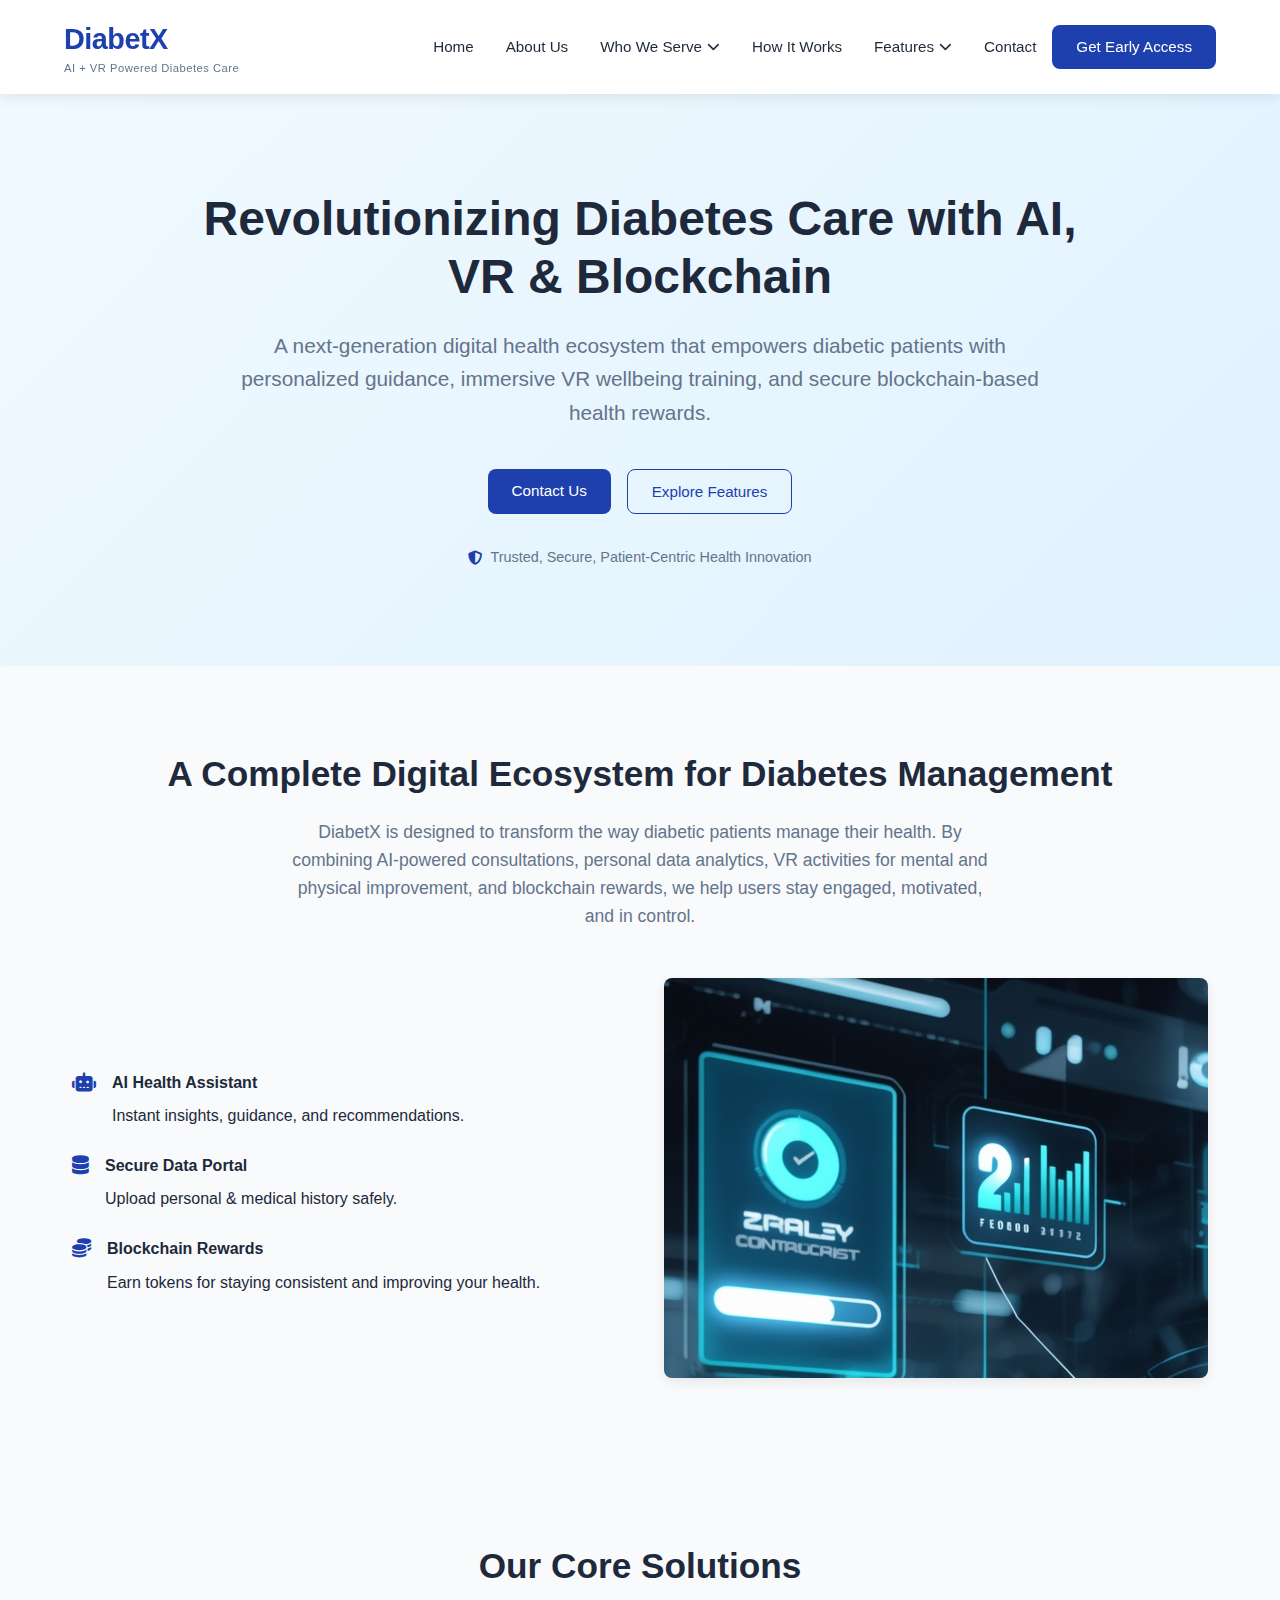
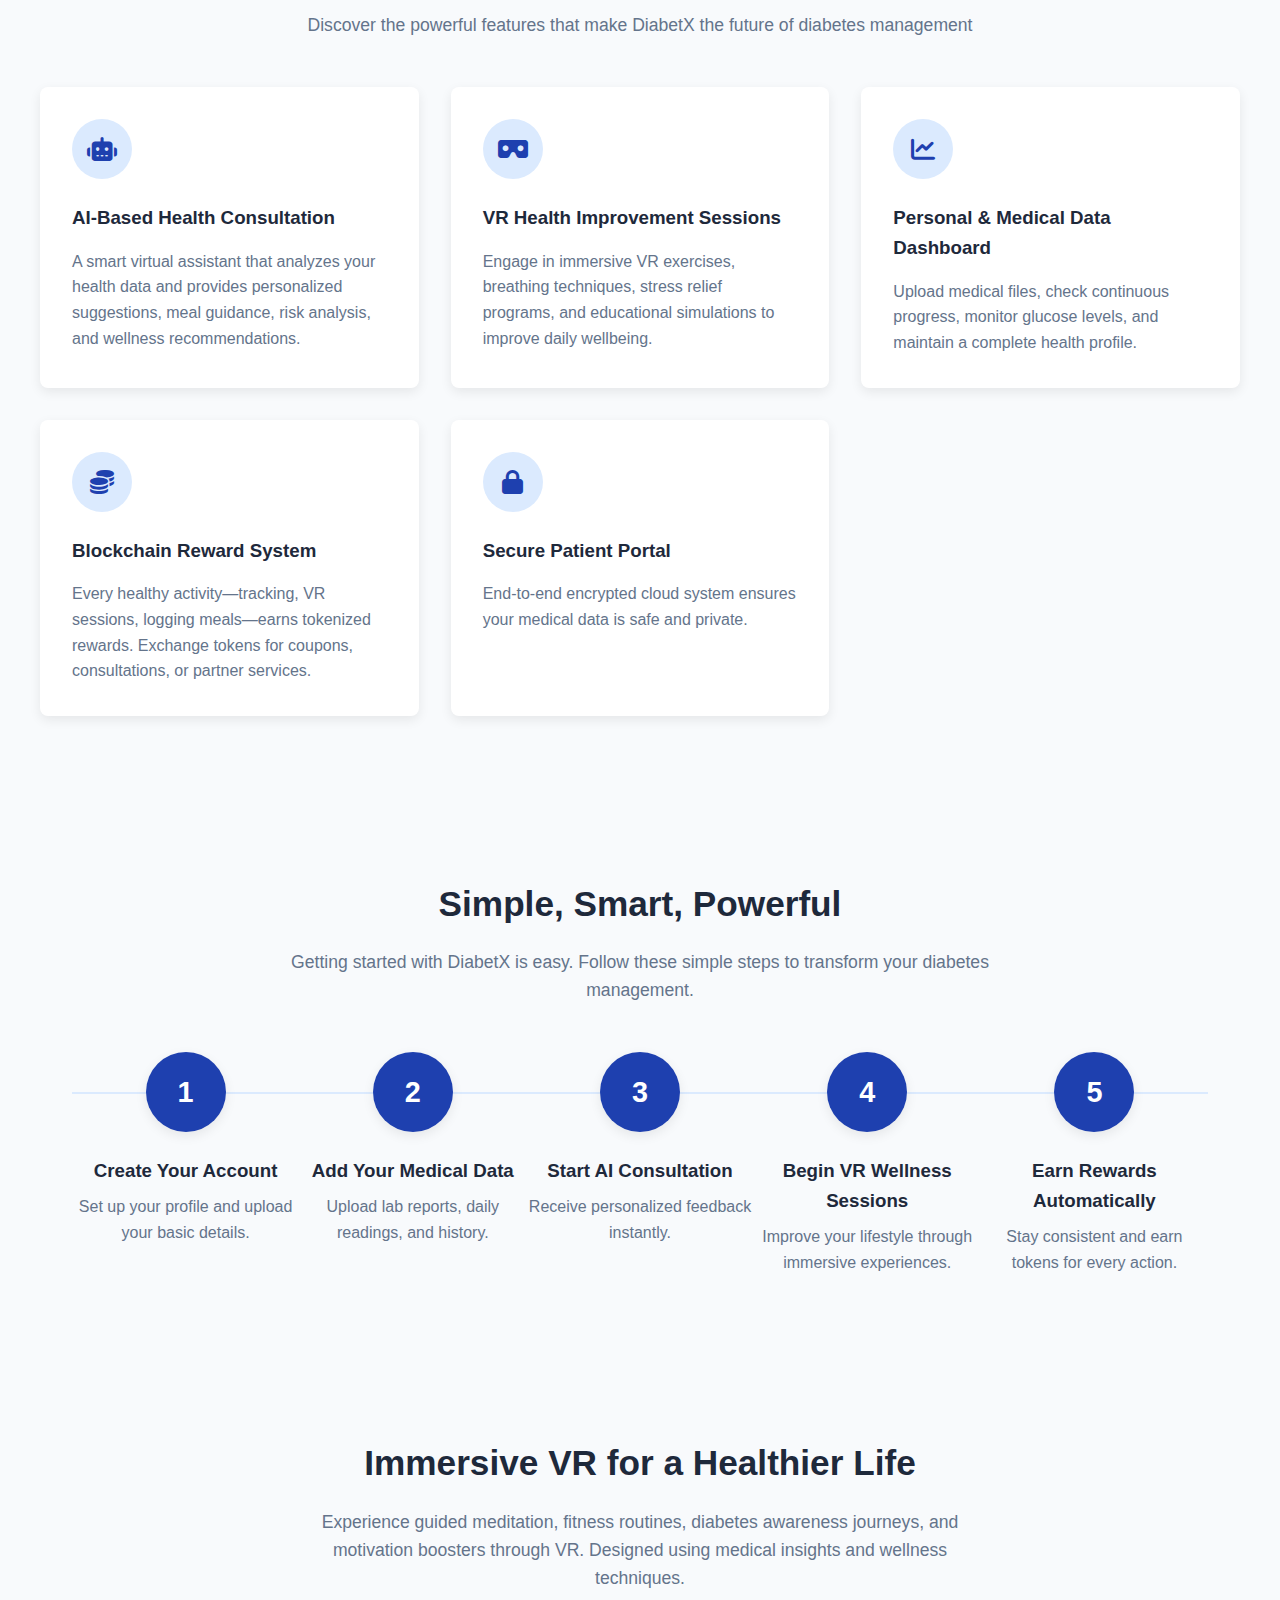
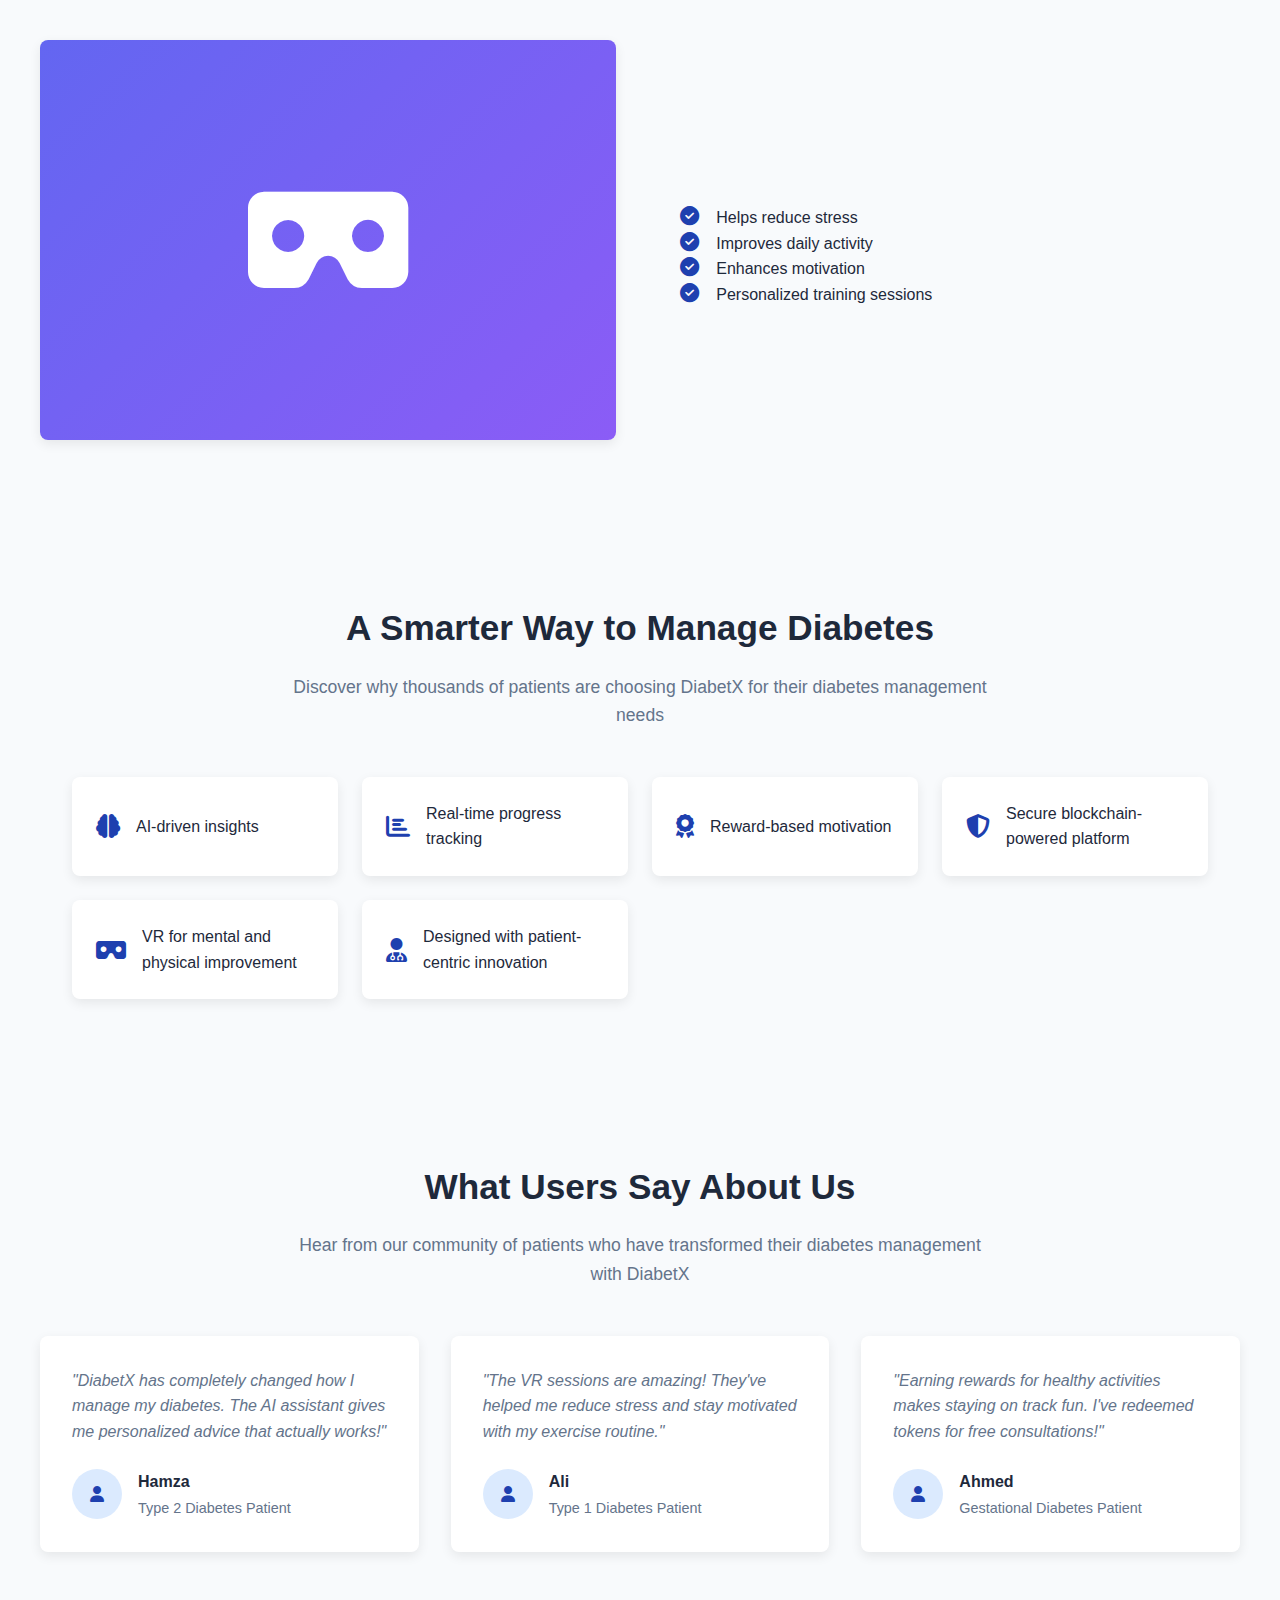
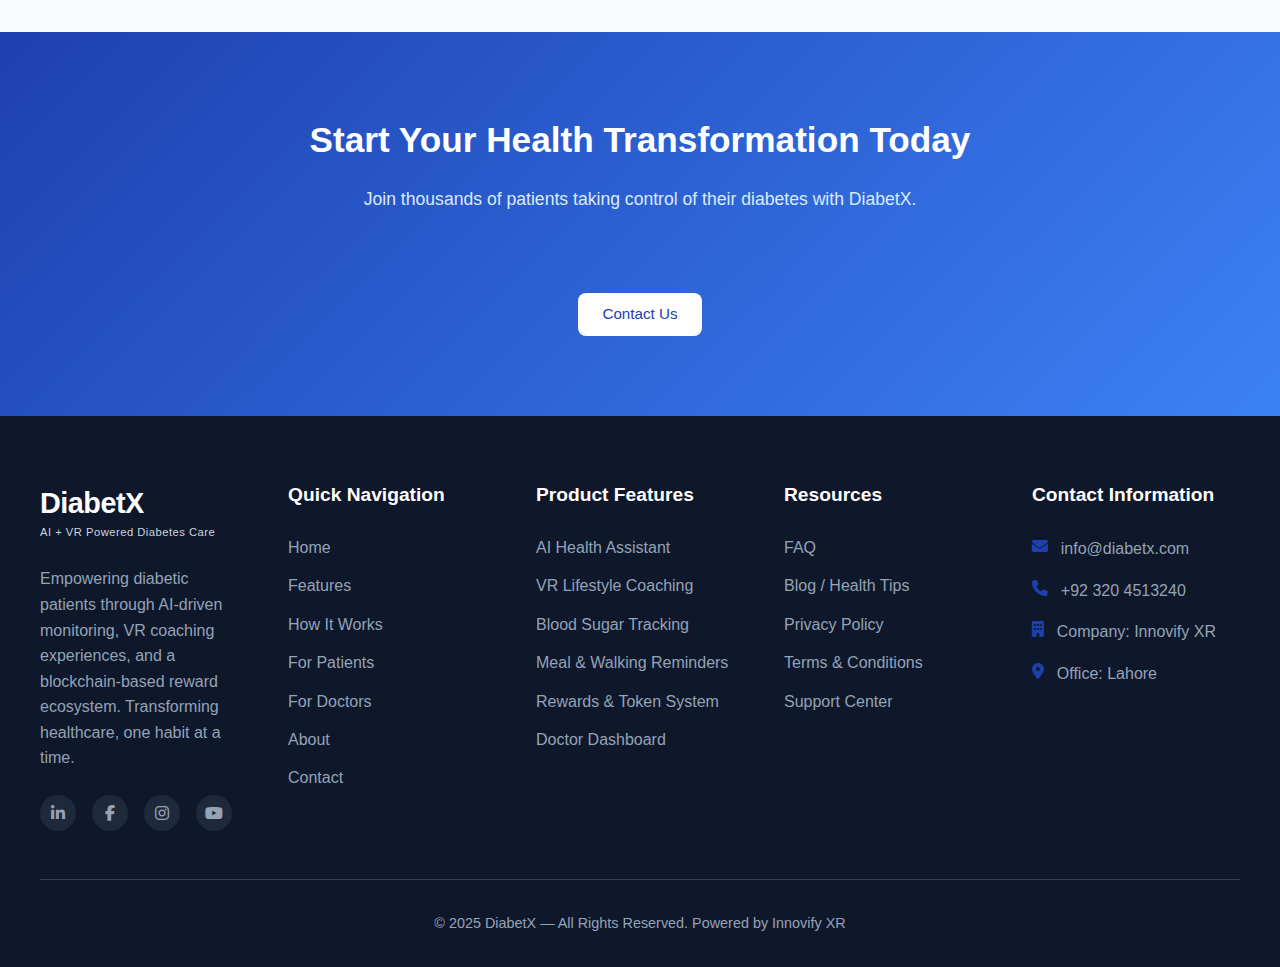
<file: index.html>
<!DOCTYPE html>
<html lang="en">
<head>
    <meta charset="UTF-8">
    <meta name="viewport" content="width=device-width, initial-scale=1.0">
    <title>DiabetX - AI + VR Powered Diabetes Care</title>
    <link rel="stylesheet" href="https://cdnjs.cloudflare.com/ajax/libs/font-awesome/6.4.0/css/all.min.css">
    <link rel="stylesheet" href="main.css">
</head>
<body>
    <header>
        <nav class="navbar">
            <div class="logo-section">
                <div class="logo">
                    <span class="logo-text">DiabetX</span>
                    <span class="tagline">AI + VR Powered Diabetes Care</span>
                </div>
            </div>

            <ul class="nav-menu">
                <li class="nav-item">
                    <a href="#" class="nav-link">Home</a>
                </li>
                <li class="nav-item">
                    <a href="about us.html" class="nav-link">About Us</a>
                </li>
                <li class="nav-item">
                    <a href="who we server.html" class="nav-link">Who We Serve <i class="fas fa-chevron-down"></i></a>
                    <div class="dropdown">
                        <a href="For Patients.html" class="dropdown-item">For Patients</a>
                        <a href="For Doctors.html" class="dropdown-item">For Doctors</a>
                        <a href="For Hospitals & Clinics.html" class="dropdown-item">For Hospitals & Clinics</a>
                        <a href="For Partners & Investors.html" class="dropdown-item">For Partners & Investors</a>
                    </div>
                </li>
                <li class="nav-item">
                    <a href="how it work.html" class="nav-link">How It Works</a>
                </li>
                <li class="nav-item">
                    <a href="feature.html" class="nav-link">Features <i class="fas fa-chevron-down"></i></a>
                    <div class="dropdown">
                        <a href="ai  asstance.html" class="dropdown-item">AI Health Assistant</a>
                        <a href="vr coching.html" class="dropdown-item">VR Coaching</a>
                        <a href="#" class="dropdown-item">Rewards System</a>
                        <a href="data dashboard.html" class="dropdown-item">Data Dashboard</a>
                    </div>
                </li>
                
               
                
                <li class="nav-item">
                    <a href="#" class="nav-link">Contact</a>
                </li>
                
                <div class="nav-actions">
                    <a href="#" class="btn-primary">Get Early Access</a>
                </div>
            </ul>

            <div class="hamburger">
                <i class="fas fa-bars"></i>
            </div>
        </nav>
    </header>

    <main>
        <!-- Hero Section -->
        <section class="hero">
            <div class="hero-content">
                <h1 class="hero-title">Revolutionizing Diabetes Care with AI, VR & Blockchain</h1>
                <p class="hero-subtitle">A next-generation digital health ecosystem that empowers diabetic patients with personalized guidance, immersive VR wellbeing training, and secure blockchain-based health rewards.</p>
                <div class="hero-actions">
                    <a href="#" class="btn-primary">Contact Us</a>
                    <a href="feature.html" class="btn-secondary">Explore Features</a>
                </div>
                <div class="trust-line">
                    <i class="fas fa-shield-alt"></i>
                    <span>Trusted, Secure, Patient-Centric Health Innovation</span>
                </div>
            </div>
        </section>

        <!-- What is DiabetX Section -->
        <section class="container">
            <div class="section-header">
                <h2 class="section-title">A Complete Digital Ecosystem for Diabetes Management</h2>
                <p class="section-subtitle">DiabetX is designed to transform the way diabetic patients manage their health. By combining AI-powered consultations, personal data analytics, VR activities for mental and physical improvement, and blockchain rewards, we help users stay engaged, motivated, and in control.</p>
            </div>
            <div class="about-content">
                <div class="about-text">
                    <div class="key-points">
                        <div class="key-point">
                            <i class="fas fa-robot"></i>
                            <div class="key-point-content">
                                <h4>AI Health Assistant</h4>
                                <p>Instant insights, guidance, and recommendations.</p>
                            </div>
                        </div>
                        <div class="key-point">
                            <i class="fas fa-database"></i>
                            <div class="key-point-content">
                                <h4>Secure Data Portal</h4>
                                <p>Upload personal & medical history safely.</p>
                            </div>
                        </div>
                        <div class="key-point">
                            <i class="fas fa-coins"></i>
                            <div class="key-point-content">
                                <h4>Blockchain Rewards</h4>
                                <p>Earn tokens for staying consistent and improving your health.</p>
                            </div>
                        </div>
                    </div>
                </div>
                <div class="about-visual">
                    <i class="fas fa-chart-network" style="font-size: 8rem;"></i>
                </div>
            </div>
        </section>

        <!-- Core Features Section -->
        <section style="background-color: var(--light-gray);">
            <div class="container">
                <div class="section-header">
                    <h2 class="section-title">Our Core Solutions</h2>
                    <p class="section-subtitle">Discover the powerful features that make DiabetX the future of diabetes management</p>
                </div>
                <div class="features-grid">
                    <div class="feature-card">
                        <div class="feature-icon">
                            <i class="fas fa-robot"></i>
                        </div>
                        <h3>AI-Based Health Consultation</h3>
                        <p>A smart virtual assistant that analyzes your health data and provides personalized suggestions, meal guidance, risk analysis, and wellness recommendations.</p>
                    </div>
                    <div class="feature-card">
                        <div class="feature-icon">
                            <i class="fas fa-vr-cardboard"></i>
                        </div>
                        <h3>VR Health Improvement Sessions</h3>
                        <p>Engage in immersive VR exercises, breathing techniques, stress relief programs, and educational simulations to improve daily wellbeing.</p>
                    </div>
                    <div class="feature-card">
                        <div class="feature-icon">
                            <i class="fas fa-chart-line"></i>
                        </div>
                        <h3>Personal & Medical Data Dashboard</h3>
                        <p>Upload medical files, check continuous progress, monitor glucose levels, and maintain a complete health profile.</p>
                    </div>
                    <div class="feature-card">
                        <div class="feature-icon">
                            <i class="fas fa-coins"></i>
                        </div>
                        <h3>Blockchain Reward System</h3>
                        <p>Every healthy activity—tracking, VR sessions, logging meals—earns tokenized rewards. Exchange tokens for coupons, consultations, or partner services.</p>
                    </div>
                    <div class="feature-card">
                        <div class="feature-icon">
                            <i class="fas fa-lock"></i>
                        </div>
                        <h3>Secure Patient Portal</h3>
                        <p>End-to-end encrypted cloud system ensures your medical data is safe and private.</p>
                    </div>
                </div>
            </div>
        </section>

        <!-- How It Works Section -->
        <section class="container">
            <div class="section-header">
                <h2 class="section-title">Simple, Smart, Powerful</h2>
                <p class="section-subtitle">Getting started with DiabetX is easy. Follow these simple steps to transform your diabetes management.</p>
            </div>
            <div class="steps-container">
                <div class="step">
                    <div class="step-number">1</div>
                    <h3>Create Your Account</h3>
                    <p>Set up your profile and upload your basic details.</p>
                </div>
                <div class="step">
                    <div class="step-number">2</div>
                    <h3>Add Your Medical Data</h3>
                    <p>Upload lab reports, daily readings, and history.</p>
                </div>
                <div class="step">
                    <div class="step-number">3</div>
                    <h3>Start AI Consultation</h3>
                    <p>Receive personalized feedback instantly.</p>
                </div>
                <div class="step">
                    <div class="step-number">4</div>
                    <h3>Begin VR Wellness Sessions</h3>
                    <p>Improve your lifestyle through immersive experiences.</p>
                </div>
                <div class="step">
                    <div class="step-number">5</div>
                    <h3>Earn Rewards Automatically</h3>
                    <p>Stay consistent and earn tokens for every action.</p>
                </div>
            </div>
        </section>

        <!-- VR Experience Section -->
        <section style="background-color: var(--light-gray);">
            <div class="container">
                <div class="section-header">
                    <h2 class="section-title">Immersive VR for a Healthier Life</h2>
                    <p class="section-subtitle">Experience guided meditation, fitness routines, diabetes awareness journeys, and motivation boosters through VR. Designed using medical insights and wellness techniques.</p>
                </div>
                <div class="vr-content">
                    <div class="vr-visual">
                        <i class="fas fa-vr-cardboard" style="font-size: 8rem;"></i>
                    </div>
                    <div class="vr-text">
                        <div class="vr-points">
                            <div class="vr-point">
                                <i class="fas fa-check-circle"></i>
                                <span>Helps reduce stress</span>
                            </div>
                            <div class="vr-point">
                                <i class="fas fa-check-circle"></i>
                                <span>Improves daily activity</span>
                            </div>
                            <div class="vr-point">
                                <i class="fas fa-check-circle"></i>
                                <span>Enhances motivation</span>
                            </div>
                            <div class="vr-point">
                                <i class="fas fa-check-circle"></i>
                                <span>Personalized training sessions</span>
                            </div>
                        </div>
                    </div>
                </div>
            </div>
        </section>

        <!-- Why Choose DiabetX Section -->
        <section class="container">
            <div class="section-header">
                <h2 class="section-title">A Smarter Way to Manage Diabetes</h2>
                <p class="section-subtitle">Discover why thousands of patients are choosing DiabetX for their diabetes management needs</p>
            </div>
            <div class="benefits-grid">
                <div class="benefit-item">
                    <i class="fas fa-brain"></i>
                    <span>AI-driven insights</span>
                </div>
                <div class="benefit-item">
                    <i class="fas fa-chart-bar"></i>
                    <span>Real-time progress tracking</span>
                </div>
                <div class="benefit-item">
                    <i class="fas fa-award"></i>
                    <span>Reward-based motivation</span>
                </div>
                <div class="benefit-item">
                    <i class="fas fa-shield-alt"></i>
                    <span>Secure blockchain-powered platform</span>
                </div>
                <div class="benefit-item">
                    <i class="fas fa-vr-cardboard"></i>
                    <span>VR for mental and physical improvement</span>
                </div>
                <div class="benefit-item">
                    <i class="fas fa-user-md"></i>
                    <span>Designed with patient-centric innovation</span>
                </div>
            </div>
        </section>

        <!-- Testimonials Section -->
        <section style="background-color: var(--light-gray);">
            <div class="container">
                <div class="section-header">
                    <h2 class="section-title">What Users Say About Us</h2>
                    <p class="section-subtitle">Hear from our community of patients who have transformed their diabetes management with DiabetX</p>
                </div>
                <div class="testimonials-grid">
                    <div class="testimonial-card">
                        <p class="testimonial-text">"DiabetX has completely changed how I manage my diabetes. The AI assistant gives me personalized advice that actually works!"</p>
                        <div class="testimonial-author">
                            <div class="author-avatar">
                                <i class="fas fa-user"></i>
                            </div>
                            <div class="author-info">
                                <h4>Hamza</h4>
                                <p>Type 2 Diabetes Patient</p>
                            </div>
                        </div>
                    </div>
                    <div class="testimonial-card">
                        <p class="testimonial-text">"The VR sessions are amazing! They've helped me reduce stress and stay motivated with my exercise routine."</p>
                        <div class="testimonial-author">
                            <div class="author-avatar">
                                <i class="fas fa-user"></i>
                            </div>
                            <div class="author-info">
                                <h4>Ali</h4>
                                <p>Type 1 Diabetes Patient</p>
                            </div>
                        </div>
                    </div>
                    <div class="testimonial-card">
                        <p class="testimonial-text">"Earning rewards for healthy activities makes staying on track fun. I've redeemed tokens for free consultations!"</p>
                        <div class="testimonial-author">
                            <div class="author-avatar">
                                <i class="fas fa-user"></i>
                            </div>
                            <div class="author-info">
                                <h4>Ahmed</h4>
                                <p>Gestational Diabetes Patient</p>
                            </div>
                        </div>
                    </div>
                </div>
            </div>
        </section>

        <!-- CTA Section -->
        <section class="cta-section">
            <div class="container">
                <div class="section-header">
                    <h2 class="section-title">Start Your Health Transformation Today</h2>
                    <p class="section-subtitle">Join thousands of patients taking control of their diabetes with DiabetX.</p>
                </div>
                <a href="#" class="btn-primary cta-button">Contact Us</a>
            </div>
        </section>
    </main>

    <footer>
        <div class="footer-container">
            <!-- Brand Section -->
            <div class="footer-brand">
                <div class="footer-logo">
                    <div class="logo">
                        <span class="logo-text">DiabetX</span>
                        <span class="tagline">AI + VR Powered Diabetes Care</span>
                    </div>
                </div>
                <p class="footer-description">
                    Empowering diabetic patients through AI-driven monitoring, VR coaching experiences, and 
                    a blockchain-based reward ecosystem. Transforming healthcare, one habit at a time.
                </p>
                <div class="social-links">
                    <a href="#" class="social-link" aria-label="LinkedIn">
                        <i class="fab fa-linkedin-in"></i>
                    </a>
                    <a href="#" class="social-link" aria-label="Facebook">
                        <i class="fab fa-facebook-f"></i>
                    </a>
                    <a href="#" class="social-link" aria-label="Instagram">
                        <i class="fab fa-instagram"></i>
                    </a>
                    <a href="#" class="social-link" aria-label="YouTube">
                        <i class="fab fa-youtube"></i>
                    </a>
                </div>
            </div>

            <!-- Quick Navigation -->
            <div class="footer-nav">
                <h3 class="footer-heading">Quick Navigation</h3>
                <ul class="footer-links">
                    <li><a href="#">Home</a></li>
                    <li><a href="#">Features</a></li>
                    <li><a href="#">How It Works</a></li>
                    <li><a href="#">For Patients</a></li>
                    <li><a href="#">For Doctors</a></li>
                    <li><a href="#">About</a></li>
                    <li><a href="#">Contact</a></li>
                </ul>
            </div>

            <!-- Product Features -->
            <div class="footer-features">
                <h3 class="footer-heading">Product Features</h3>
                <ul class="footer-links">
                    <li><a href="#">AI Health Assistant</a></li>
                    <li><a href="#">VR Lifestyle Coaching</a></li>
                    <li><a href="#">Blood Sugar Tracking</a></li>
                    <li><a href="#">Meal & Walking Reminders</a></li>
                    <li><a href="#">Rewards & Token System</a></li>
                    <li><a href="#">Doctor Dashboard</a></li>
                </ul>
            </div>

            <!-- Resources -->
            <div class="footer-resources">
                <h3 class="footer-heading">Resources</h3>
                <ul class="footer-links">
                    <li><a href="#">FAQ</a></li>
                    <li><a href="#">Blog / Health Tips</a></li>
                    <li><a href="#">Privacy Policy</a></li>
                    <li><a href="#">Terms & Conditions</a></li>
                    <li><a href="#">Support Center</a></li>
                </ul>
            </div>

            <!-- Contact Information -->
            <div class="footer-contact">
                <h3 class="footer-heading">Contact Information</h3>
                <div class="contact-info">
                    <p>
                        <i class="fas fa-envelope"></i>
                        <span>info@diabetx.com</span>
                    </p>
                    <p>
                        <i class="fas fa-phone"></i>
                        <span>+92 320 4513240</span>
                    </p>
                    <p>
                        <i class="fas fa-building"></i>
                        <span>Company: Innovify XR</span>
                    </p>
                    <p>
                        <i class="fas fa-map-marker-alt"></i>
                        <span>Office: Lahore</span>
                    </p>
                </div>
            </div>
        </div>

        <div class="footer-bottom">
            <p>© 2025 DiabetX — All Rights Reserved. Powered by Innovify XR</p>
        </div>
    </footer>

   <script src="script.js"></script>
</body>
</html>
</file>
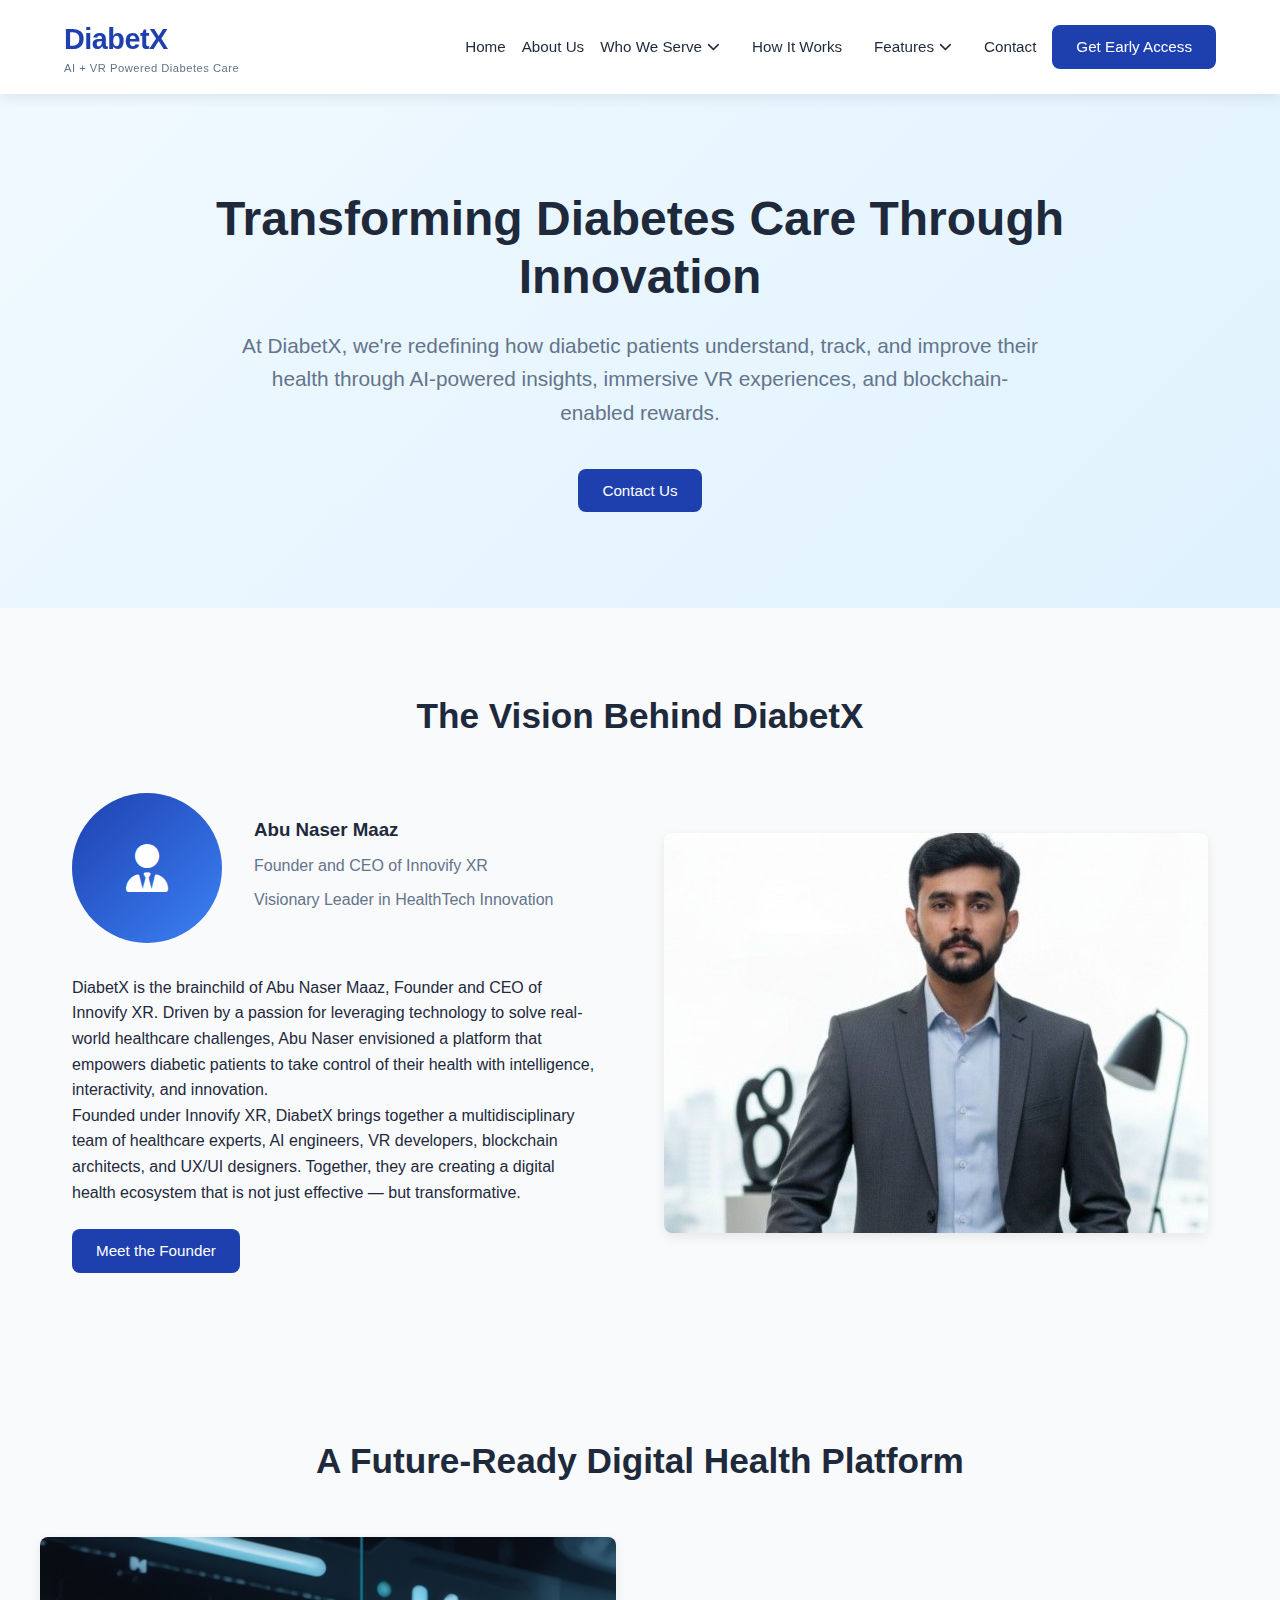
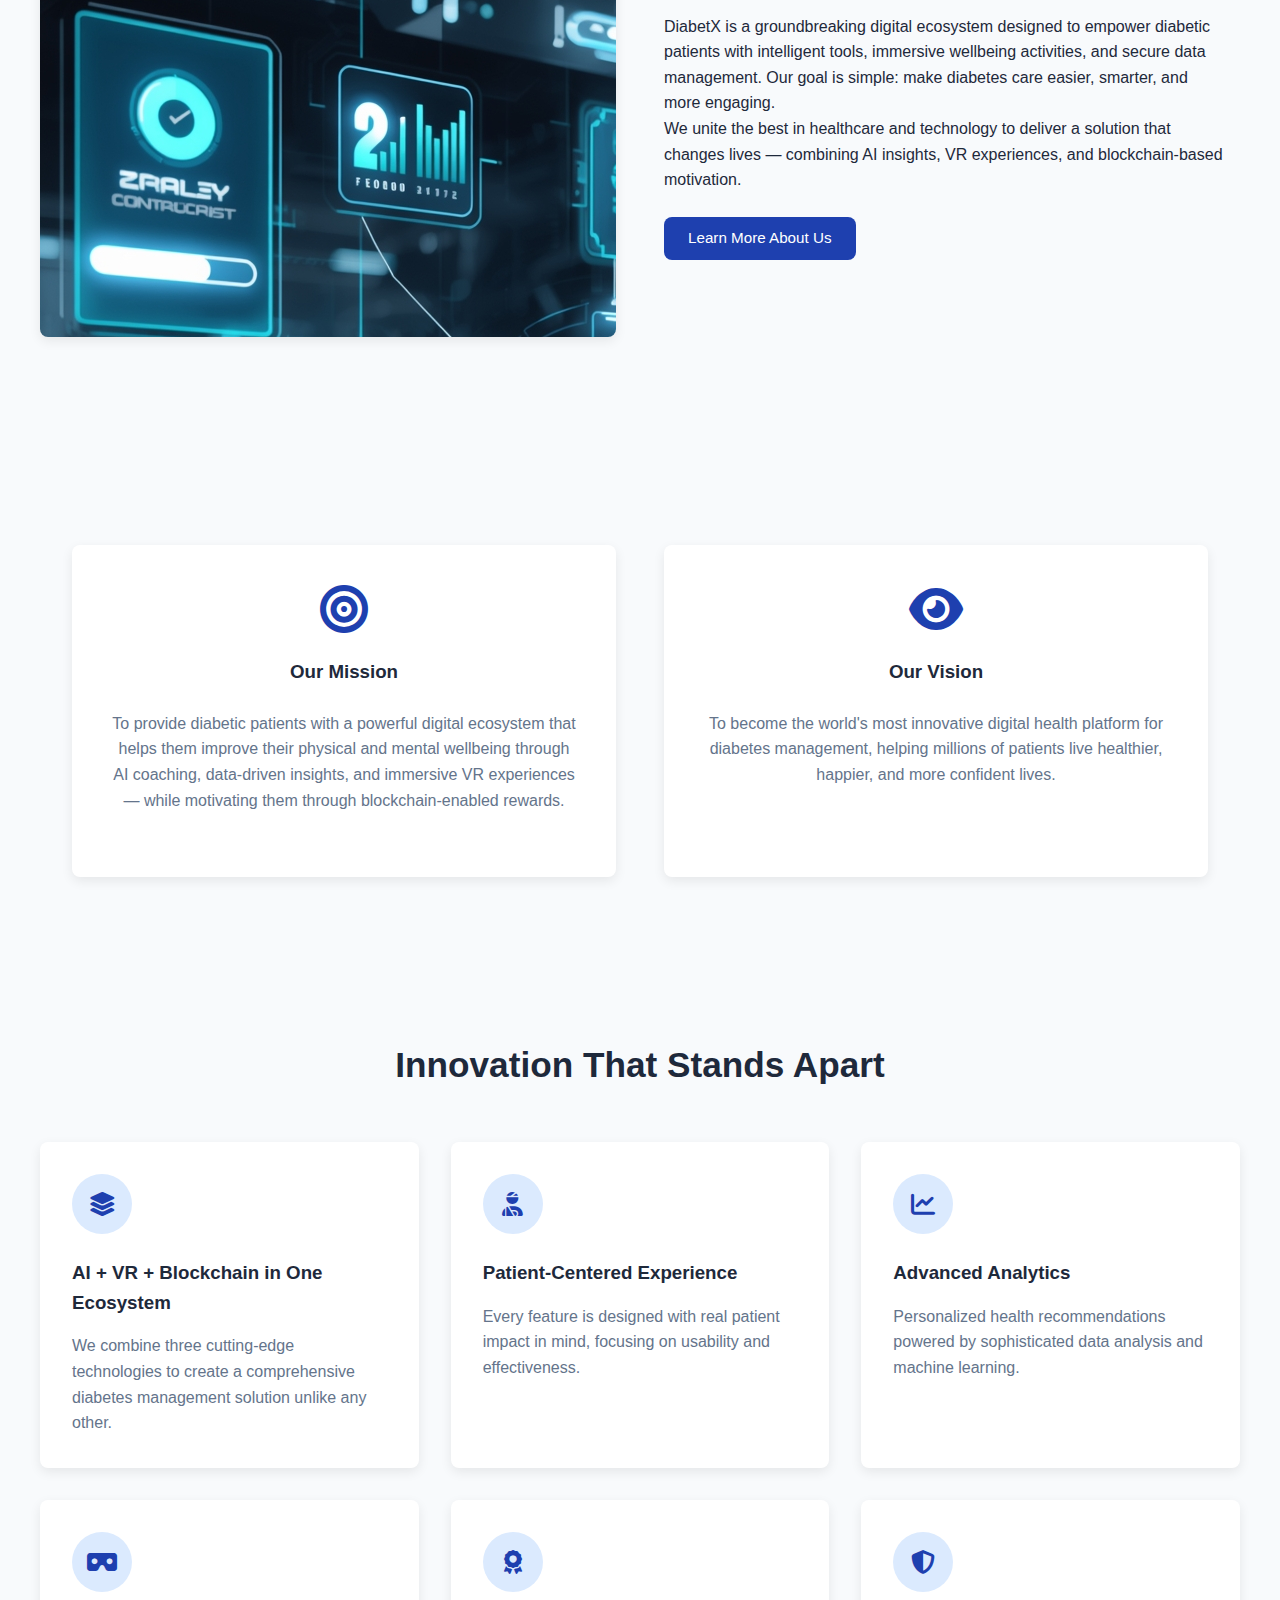
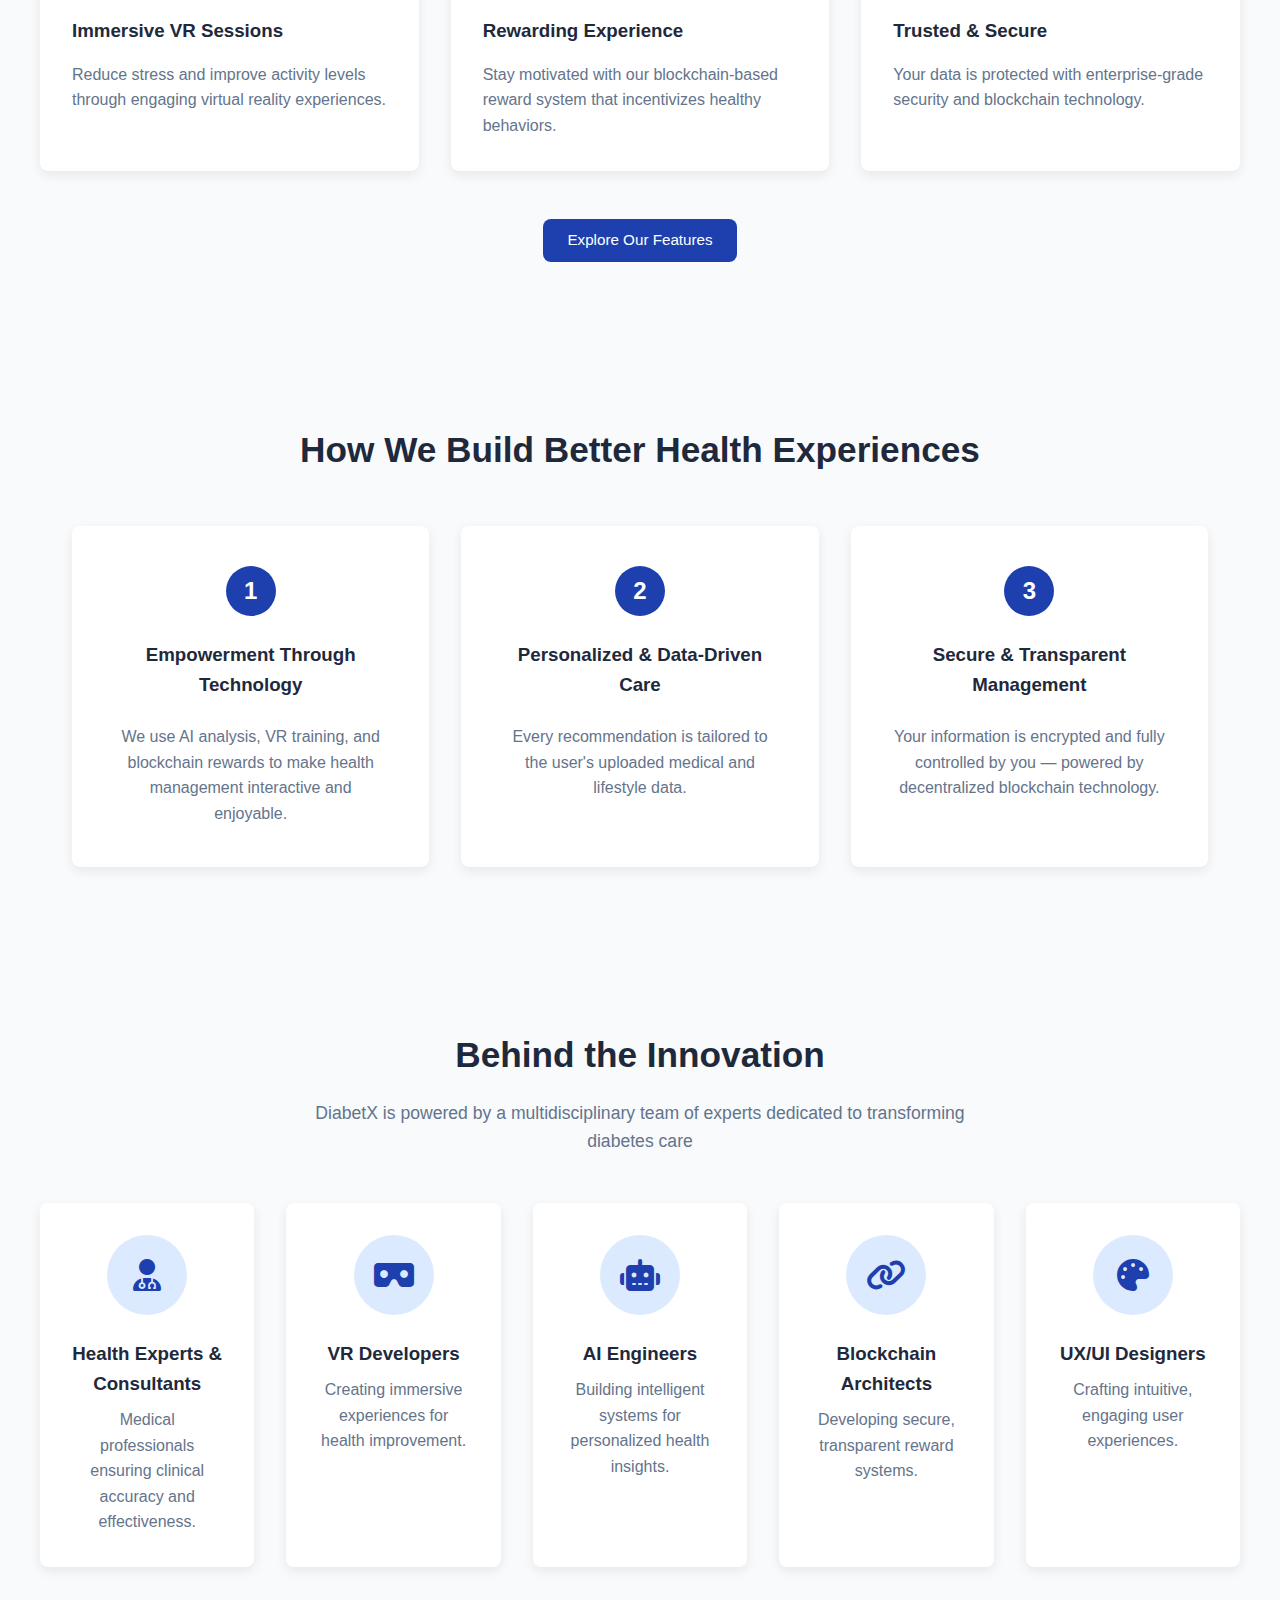
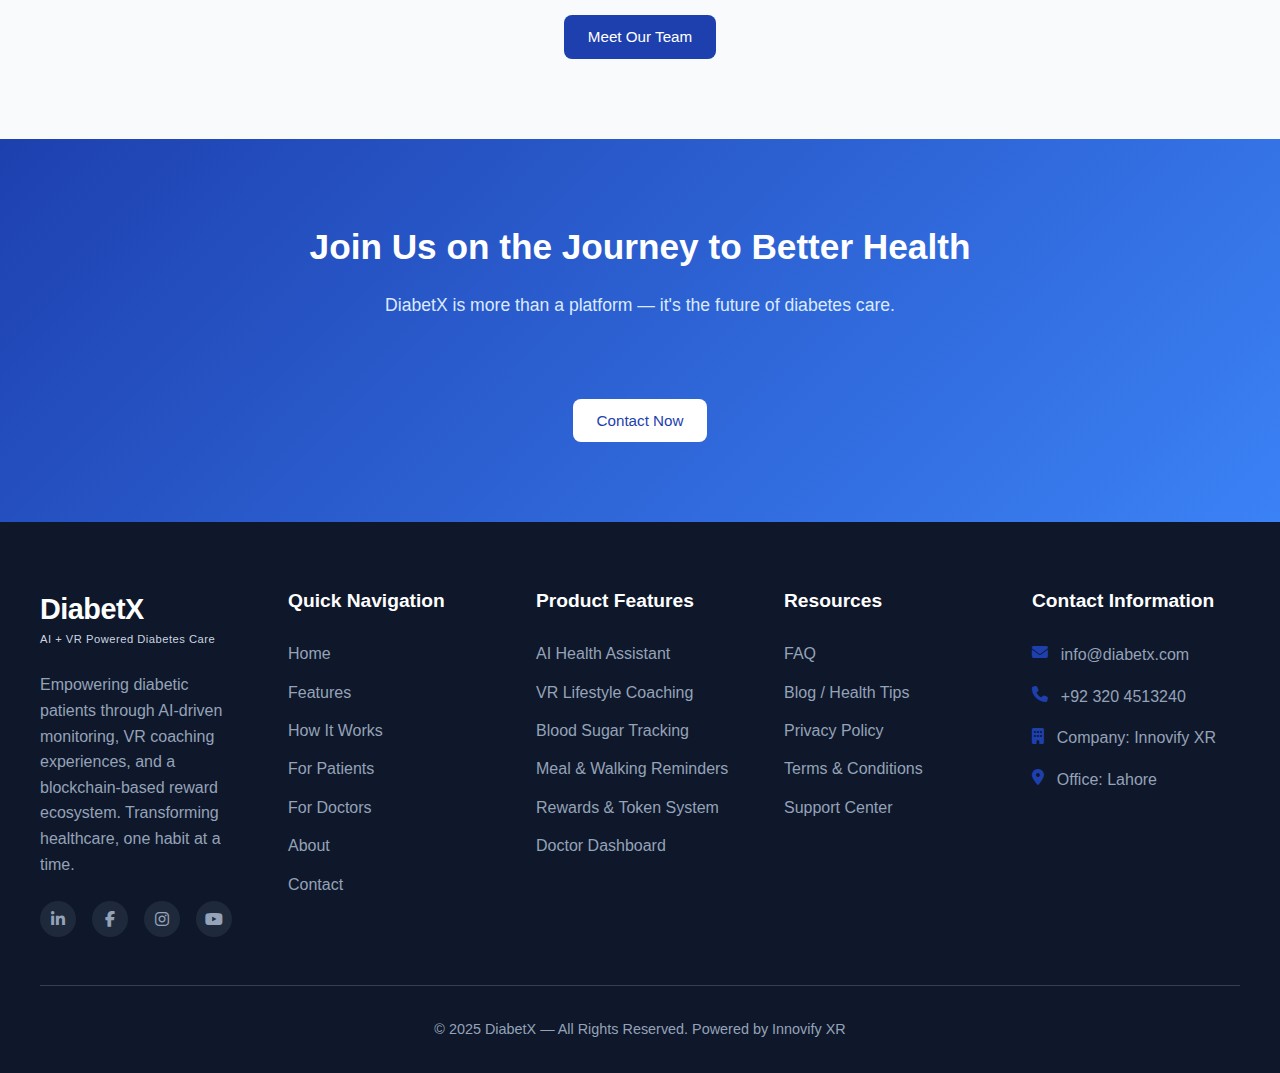
<file: about us.html>
<!DOCTYPE html>
<html lang="en">
<head>
    <meta charset="UTF-8">
    <meta name="viewport" content="width=device-width, initial-scale=1.0">
    <title>About Us - DiabetX | AI + VR Powered Diabetes Care</title>
    <link rel="stylesheet" href="https://cdnjs.cloudflare.com/ajax/libs/font-awesome/6.4.0/css/all.min.css">
    <link rel="stylesheet" href="about.css">
<style>
    
        * {
            margin: 0;
            padding: 0;
            box-sizing: border-box;
            font-family: 'Segoe UI', Tahoma, Geneva, Verdana, sans-serif;
        }

        :root {
            --primary-blue: #1e40af;
            --dark-blue: #1e3a8a;
            --light-blue: #dbeafe;
            --text-dark: #1e293b;
            --text-gray: #64748b;
            --light-gray: #f8fafc;
            --white: #ffffff;
            --border-radius: 8px;
            --box-shadow: 0 4px 12px rgba(0, 0, 0, 0.08);
            --transition: all 0.3s ease;
        }

        body {
            background-color: var(--light-gray);
            color: var(--text-dark);
            line-height: 1.6;
        }

        /* Header Styles */
        header {
            background-color: var(--white);
            box-shadow: var(--box-shadow);
            position: sticky;
            top: 0;
            z-index: 1000;
            padding: 0 5%;
        }

        .navbar {
            display: flex;
            justify-content: space-between;
            align-items: center;
            padding: 1rem 0;
        }

        .logo-section {
            display: flex;
            align-items: center;
        }

        .logo {
            display: flex;
            flex-direction: column;
        }

        .logo-text {
            font-size: 1.8rem;
            font-weight: 700;
            color: var(--primary-blue);
            letter-spacing: -0.5px;
        }

        .tagline {
            font-size: 0.7rem;
            color: var(--text-gray);
            margin-top: -2px;
            letter-spacing: 0.5px;
        }

        .nav-menu {
            display: flex;
            list-style: none;
            align-items: center;
        }

        .nav-item {
            position: relative;
            margin: 0 1rem;
        }

        .nav-link {
            text-decoration: none;
            color: var(--text-dark);
            font-weight: 500;
            font-size: 0.95rem;
            transition: var(--transition);
            padding: 0.5rem 0;
            display: flex;
            align-items: center;
        }

        .nav-link:hover {
            color: var(--primary-blue);
        }

        .nav-link i {
            margin-left: 5px;
            font-size: 0.8rem;
        }

        .dropdown {
            position: absolute;
            top: 100%;
            left: 0;
            background-color: var(--white);
            box-shadow: var(--box-shadow);
            border-radius: var(--border-radius);
            padding: 0.75rem 0;
            min-width: 220px;
            opacity: 0;
            visibility: hidden;
            transform: translateY(10px);
            transition: var(--transition);
            z-index: 100;
        }

        .nav-item:hover .dropdown {
            opacity: 1;
            visibility: visible;
            transform: translateY(0);
        }

        .dropdown-item {
            display: block;
            padding: 0.6rem 1.5rem;
            text-decoration: none;
            color: var(--text-gray);
            font-size: 0.9rem;
            transition: var(--transition);
        }

        .dropdown-item:hover {
            background-color: var(--light-gray);
            color: var(--primary-blue);
        }

        .nav-actions {
            display: flex;
            align-items: center;
            gap: 1rem;
        }

        .btn-login {
            color: var(--text-gray);
            text-decoration: none;
            font-weight: 500;
            font-size: 0.95rem;
            transition: var(--transition);
        }

        .btn-login:hover {
            color: var(--primary-blue);
        }

        .btn-primary {
            background-color: var(--primary-blue);
            color: var(--white);
            text-decoration: none;
            padding: 0.6rem 1.5rem;
            border-radius: var(--border-radius);
            font-weight: 500;
            font-size: 0.95rem;
            transition: var(--transition);
            display: inline-block;
            text-align: center;
        }

        .btn-primary:hover {
            background-color: var(--dark-blue);
        }

        .btn-secondary {
            background-color: transparent;
            color: var(--primary-blue);
            border: 1px solid var(--primary-blue);
            text-decoration: none;
            padding: 0.6rem 1.5rem;
            border-radius: var(--border-radius);
            font-weight: 500;
            font-size: 0.95rem;
            transition: var(--transition);
            display: inline-block;
            text-align: center;
        }

        .btn-secondary:hover {
            background-color: var(--light-blue);
        }

        .hamburger {
            display: none;
            cursor: pointer;
            font-size: 1.5rem;
            color: var(--text-dark);
        }

        /* Section Styles */
        section {
            padding: 5rem 2rem;
        }

        .container {
            max-width: 1200px;
            margin: 0 auto;
        }

        .section-header {
            text-align: center;
            margin-bottom: 3rem;
        }

        .section-title {
            font-size: 2.2rem;
            color: var(--text-dark);
            margin-bottom: 1rem;
        }

        .section-subtitle {
            font-size: 1.1rem;
            color: var(--text-gray);
            max-width: 700px;
            margin: 0 auto;
        }

        /* Hero Section */
        .hero {
            background: linear-gradient(135deg, #f0f9ff 0%, #e0f2fe 100%);
            padding: 6rem 2rem;
            text-align: center;
        }

        .hero-content {
            max-width: 900px;
            margin: 0 auto;
        }

        .hero-title {
            font-size: 3rem;
            color: var(--text-dark);
            margin-bottom: 1.5rem;
            line-height: 1.2;
        }

        .hero-subtitle {
            font-size: 1.3rem;
            color: var(--text-gray);
            margin-bottom: 2.5rem;
            max-width: 800px;
            margin-left: auto;
            margin-right: auto;
        }

        /* About Sections */
        .about-content {
            display: grid;
            grid-template-columns: 1fr 1fr;
            gap: 3rem;
            align-items: center;
        }

        .about-text {
            padding-right: 1rem;
        }

        .founder-section {
            display: flex;
            gap: 2rem;
            align-items: center;
            margin-bottom: 2rem;
        }

        .founder-image {
            width: 150px;
            height: 150px;
            border-radius: 50%;
            background: linear-gradient(135deg, var(--primary-blue), #3b82f6);
            display: flex;
            align-items: center;
            justify-content: center;
            color: white;
            font-size: 3rem;
            flex-shrink: 0;
        }

        .founder-info h3 {
            margin-bottom: 0.5rem;
            color: var(--text-dark);
        }

        .founder-info p {
            color: var(--text-gray);
            margin-bottom: 0.5rem;
        }

        .mission-vision-grid {
            display: grid;
            grid-template-columns: 1fr 1fr;
            gap: 3rem;
            margin-top: 3rem;
        }

        .mission-card, .vision-card {
            background-color: var(--white);
            padding: 2.5rem;
            border-radius: var(--border-radius);
            box-shadow: var(--box-shadow);
            text-align: center;
        }

        .mission-card i, .vision-card i {
            font-size: 3rem;
            color: var(--primary-blue);
            margin-bottom: 1.5rem;
        }

        .mission-card h3, .vision-card h3 {
            margin-bottom: 1.5rem;
            color: var(--text-dark);
        }

        .mission-card p, .vision-card p {
            color: var(--text-gray);
            margin-bottom: 1.5rem;
        }

        /* Unique Features Section */
        .features-grid {
            display: grid;
            grid-template-columns: repeat(auto-fit, minmax(300px, 1fr));
            gap: 2rem;
        }

        .feature-card {
            background-color: var(--white);
            border-radius: var(--border-radius);
            padding: 2rem;
            box-shadow: var(--box-shadow);
            transition: var(--transition);
        }

        .feature-card:hover {
            transform: translateY(-5px);
        }

        .feature-icon {
            background-color: var(--light-blue);
            color: var(--primary-blue);
            width: 60px;
            height: 60px;
            border-radius: 50%;
            display: flex;
            align-items: center;
            justify-content: center;
            margin-bottom: 1.5rem;
            font-size: 1.5rem;
        }

        .feature-card h3 {
            margin-bottom: 1rem;
            color: var(--text-dark);
        }

        .feature-card p {
            color: var(--text-gray);
        }

        /* Approach Section */
        .approach-grid {
            display: grid;
            grid-template-columns: repeat(auto-fit, minmax(300px, 1fr));
            gap: 2rem;
        }

        .approach-card {
            background-color: var(--white);
            padding: 2.5rem;
            border-radius: var(--border-radius);
            box-shadow: var(--box-shadow);
            text-align: center;
        }

        .approach-number {
            background-color: var(--primary-blue);
            color: var(--white);
            width: 50px;
            height: 50px;
            border-radius: 50%;
            display: flex;
            align-items: center;
            justify-content: center;
            margin: 0 auto 1.5rem;
            font-size: 1.5rem;
            font-weight: bold;
        }

        .approach-card h3 {
            margin-bottom: 1.5rem;
            color: var(--text-dark);
        }

        .approach-card p {
            color: var(--text-gray);
        }

        /* Team Section */
        .team-grid {
            display: grid;
            grid-template-columns: repeat(auto-fit, minmax(200px, 1fr));
            gap: 2rem;
        }

        .team-card {
            background-color: var(--white);
            padding: 2rem;
            border-radius: var(--border-radius);
            box-shadow: var(--box-shadow);
            text-align: center;
            transition: var(--transition);
        }

        .team-card:hover {
            transform: translateY(-5px);
        }

        .team-icon {
            background-color: var(--light-blue);
            color: var(--primary-blue);
            width: 80px;
            height: 80px;
            border-radius: 50%;
            display: flex;
            align-items: center;
            justify-content: center;
            margin: 0 auto 1.5rem;
            font-size: 2rem;
        }

        .team-card h3 {
            margin-bottom: 0.5rem;
            color: var(--text-dark);
        }

        .team-card p {
            color: var(--text-gray);
        }

        /* CTA Section */
        .cta-section {
            background: linear-gradient(135deg, var(--primary-blue), #3b82f6);
            color: var(--white);
            text-align: center;
            padding: 5rem 2rem;
        }

        .cta-section .section-title {
            color: var(--white);
        }

        .cta-section .section-subtitle {
            color: var(--light-blue);
        }

        .cta-button {
            background-color: var(--white);
            color: var(--primary-blue);
            margin-top: 2rem;
        }

        .cta-button:hover {
            background-color: var(--light-gray);
        }

        /* Footer Styles */
        footer {
            background-color: #0f172a;
            color: var(--white);
            padding: 4rem 2rem 2rem;
        }

        .footer-container {
            max-width: 1200px;
            margin: 0 auto;
            display: grid;
            grid-template-columns: repeat(auto-fit, minmax(200px, 1fr));
            gap: 2.5rem;
        }

        .footer-brand {
            max-width: 300px;
        }

        .footer-logo {
            margin-bottom: 1.5rem;
        }

        .footer-logo .logo-text {
            font-size: 1.8rem;
            color: var(--white);
        }

        .footer-logo .tagline {
            color: #cbd5e1;
        }

        .footer-description {
            color: #94a3b8;
            margin-bottom: 1.5rem;
            line-height: 1.6;
        }

        .footer-heading {
            font-size: 1.2rem;
            margin-bottom: 1.5rem;
            color: var(--white);
            font-weight: 600;
        }

        .footer-links {
            list-style: none;
        }

        .footer-links li {
            margin-bottom: 0.8rem;
        }

        .footer-links a {
            color: #94a3b8;
            text-decoration: none;
            transition: var(--transition);
        }

        .footer-links a:hover {
            color: var(--white);
        }

        .contact-info {
            color: #94a3b8;
            line-height: 1.8;
        }

        .contact-info p {
            margin-bottom: 0.8rem;
            display: flex;
            align-items: flex-start;
        }

        .contact-info i {
            margin-right: 0.8rem;
            margin-top: 0.2rem;
            color: var(--primary-blue);
        }

        .social-links {
            display: flex;
            gap: 1rem;
            margin-top: 1.5rem;
        }

        .social-link {
            display: flex;
            align-items: center;
            justify-content: center;
            width: 36px;
            height: 36px;
            background-color: #1e293b;
            border-radius: 50%;
            color: #94a3b8;
            text-decoration: none;
            transition: var(--transition);
        }

        .social-link:hover {
            background-color: var(--primary-blue);
            color: var(--white);
        }

        .footer-bottom {
            max-width: 1200px;
            margin: 3rem auto 0;
            padding-top: 2rem;
            border-top: 1px solid #334155;
            text-align: center;
            color: #94a3b8;
            font-size: 0.9rem;
        }

        /* Responsive Styles */
        @media screen and (max-width: 1024px) {
            .nav-menu {
                gap: 0.5rem;
            }
            
            .nav-item {
                margin: 0 0.5rem;
            }

            .hero-title {
                font-size: 2.5rem;
            }

            .about-content, .mission-vision-grid {
                gap: 2rem;
            }
        }

        @media screen and (max-width: 768px) {
            .hamburger {
                display: block;
            }

            .nav-menu {
                position: fixed;
                left: -100%;
                top: 70px;
                flex-direction: column;
                background-color: var(--white);
                width: 100%;
                text-align: center;
                transition: 0.3s;
                box-shadow: 0 10px 27px rgba(0, 0, 0, 0.05);
                padding: 2rem 0;
                height: calc(100vh - 70px);
                overflow-y: auto;
            }

            .nav-menu.active {
                left: 0;
            }

            .nav-item {
                margin: 1rem 0;
                width: 100%;
            }

            .nav-link {
                justify-content: center;
                padding: 1rem;
            }

            .dropdown {
                position: static;
                opacity: 1;
                visibility: visible;
                transform: none;
                box-shadow: none;
                background-color: var(--light-gray);
                border-radius: 0;
                width: 100%;
                display: none;
                padding: 0;
            }

            .dropdown.active {
                display: block;
            }

            .dropdown-item {
                padding: 0.8rem 1.5rem;
                border-top: 1px solid #e2e8f0;
            }

            .nav-actions {
                flex-direction: column;
                width: 100%;
                gap: 1rem;
                margin-top: 1rem;
            }

            .btn-login, .btn-primary {
                width: 80%;
                text-align: center;
                padding: 0.8rem;
            }

            .hero-title {
                font-size: 2rem;
            }

            .hero-subtitle {
                font-size: 1.1rem;
            }

            .about-content, .mission-vision-grid {
                grid-template-columns: 1fr;
            }

            .founder-section {
                flex-direction: column;
                text-align: center;
            }

            .footer-container {
                grid-template-columns: 1fr;
                gap: 2rem;
            }
        }
   
</style>
</head>
<body>
    <header>
        <nav class="navbar">
            <div class="logo-section">
                <div class="logo">
                    <span class="logo-text">DiabetX</span>
                    <span class="tagline">AI + VR Powered Diabetes Care</span>
                </div>
            </div>

            <ul class="nav-menu">
                <li class="nav-item">
                    <a href="index.html" class="nav-link">Home</a>
                </li>
                </li>
                    <a href="#" class="nav-link">About Us</a>
                </li>
                <li class="nav-item">
                    <a href="who we server.html" class="nav-link">Who We Serve <i class="fas fa-chevron-down"></i></a>
                    <div class="dropdown">
                        <a href="For Patients.html" class="dropdown-item">For Patients</a>
                        <a href="For Doctors.html" class="dropdown-item">For Doctors</a>
                        <a href="For Hospitals & Clinics.html" class="dropdown-item">For Hospitals & Clinics</a>
                        <a href="For Partners & Investors.html" class="dropdown-item">For Partners & Investors</a>
                    </div>
                </li>
                <li class="nav-item">
                    <a href="how it work.html" class="nav-link">How It Works</a>
                </li>
                <li class="nav-item">
                    <a href="feature.html" class="nav-link">Features <i class="fas fa-chevron-down"></i></a>
                    <div class="dropdown">
                        <a href="ai  asstance.html" class="dropdown-item">AI Health Assistant</a>
                        <a href="vr coching.html" class="dropdown-item">VR Coaching</a>
                        <a href="#" class="dropdown-item">Rewards System</a>
                        <a href="data dashboard.html" class="dropdown-item">Data Dashboard</a>
                    </div>
                </li>
                
                
                <li class="nav-item">
                    <a href="#" class="nav-link">Contact</a>
                </li>
                
                <div class="nav-actions">
                    <a href="#" class="btn-primary">Get Early Access</a>
                </div>
            </ul>

            <div class="hamburger">
                <i class="fas fa-bars"></i>
            </div>
        </nav>
    </header>

    <main>
        <!-- Hero Section -->
        <section class="hero">
            <div class="hero-content">
                <h1 class="hero-title">Transforming Diabetes Care Through Innovation</h1>
                <p class="hero-subtitle">At DiabetX, we're redefining how diabetic patients understand, track, and improve their health through AI-powered insights, immersive VR experiences, and blockchain-enabled rewards.</p>
                <a href="#" class="btn-primary">Contact Us</a>
            </div>
        </section>

        <!-- About the Founder Section -->
        <section class="container">
            <div class="section-header">
                <h2 class="section-title">The Vision Behind DiabetX</h2>
            </div>
            <div class="about-content">
                <div class="about-text">
                    <div class="founder-section">
                        <div class="founder-image">
                            <i class="fas fa-user-tie"></i>
                        </div>
                        <div class="founder-info">
                            <h3>Abu Naser Maaz</h3>
                            <p>Founder and CEO of Innovify XR</p>
                            <p>Visionary Leader in HealthTech Innovation</p>
                        </div>
                    </div>
                    <p>DiabetX is the brainchild of Abu Naser Maaz, Founder and CEO of Innovify XR. Driven by a passion for leveraging technology to solve real-world healthcare challenges, Abu Naser envisioned a platform that empowers diabetic patients to take control of their health with intelligence, interactivity, and innovation.</p>
                    <p>Founded under Innovify XR, DiabetX brings together a multidisciplinary team of healthcare experts, AI engineers, VR developers, blockchain architects, and UX/UI designers. Together, they are creating a digital health ecosystem that is not just effective — but transformative.</p>
                    <a href="#" class="btn-primary" style="margin-top: 1.5rem;">Meet the Founder</a>
                </div>
                <div class="about-visual">
                    <div style="background-image:url(maaz.jpg) ; border-radius: var(--border-radius); height: 400px; display: flex; align-items: center; justify-content: center; color: white; box-shadow: var(--box-shadow);">
                        
                    </div>
                </div>
            </div>
        </section>

        <!-- Who We Are Section -->
        <section style="background-color: var(--light-gray);">
            <div class="container">
                <div class="section-header">
                    <h2 class="section-title">A Future-Ready Digital Health Platform</h2>
                </div>
                <div class="about-content">
                    <div class="about-visual">
                        <div style="background-image: url('about visual.jpg') ; border-radius: var(--border-radius); height: 400px; display: flex; align-items: center; justify-content: center; color: white; box-shadow: var(--box-shadow);">
                            
                        </div>
                    </div>
                    <div class="about-text">
                        <p>DiabetX is a groundbreaking digital ecosystem designed to empower diabetic patients with intelligent tools, immersive wellbeing activities, and secure data management. Our goal is simple: make diabetes care easier, smarter, and more engaging.</p>
                        <p>We unite the best in healthcare and technology to deliver a solution that changes lives — combining AI insights, VR experiences, and blockchain-based motivation.</p>
                        <a href="#" class="btn-primary" style="margin-top: 1.5rem;">Learn More About Us</a>
                    </div>
                </div>
            </div>
        </section>

        <!-- Mission & Vision Section -->
        <section class="container">
            <div class="mission-vision-grid">
                <div class="mission-card">
                    <i class="fas fa-bullseye"></i>
                    <h3>Our Mission</h3>
                    <p>To provide diabetic patients with a powerful digital ecosystem that helps them improve their physical and mental wellbeing through AI coaching, data-driven insights, and immersive VR experiences — while motivating them through blockchain-enabled rewards.</p>
                    
                </div>
                <div class="vision-card">
                    <i class="fas fa-eye"></i>
                    <h3>Our Vision</h3>
                    <p>To become the world's most innovative digital health platform for diabetes management, helping millions of patients live healthier, happier, and more confident lives.</p>
                    
                </div>
            </div>
        </section>

        <!-- What Makes DiabetX Unique Section -->
        <section style="background-color: var(--light-gray);">
            <div class="container">
                <div class="section-header">
                    <h2 class="section-title">Innovation That Stands Apart</h2>
                </div>
                <div class="features-grid">
                    <div class="feature-card">
                        <div class="feature-icon">
                            <i class="fas fa-layer-group"></i>
                        </div>
                        <h3>AI + VR + Blockchain in One Ecosystem</h3>
                        <p>We combine three cutting-edge technologies to create a comprehensive diabetes management solution unlike any other.</p>
                    </div>
                    <div class="feature-card">
                        <div class="feature-icon">
                             <i class="fas fa-user-injured"></i>
                        </div>
                        <h3>Patient-Centered Experience</h3>
                        <p>Every feature is designed with real patient impact in mind, focusing on usability and effectiveness.</p>
                    </div>
                    <div class="feature-card">
                        <div class="feature-icon">
                            <i class="fas fa-chart-line"></i>
                        </div>
                        <h3>Advanced Analytics</h3>
                        <p>Personalized health recommendations powered by sophisticated data analysis and machine learning.</p>
                    </div>
                    <div class="feature-card">
                        <div class="feature-icon">
                            <i class="fas fa-vr-cardboard"></i>
                        </div>
                        <h3>Immersive VR Sessions</h3>
                        <p>Reduce stress and improve activity levels through engaging virtual reality experiences.</p>
                    </div>
                    <div class="feature-card">
                        <div class="feature-icon">
                            <i class="fas fa-award"></i>
                        </div>
                        <h3>Rewarding Experience</h3>
                        <p>Stay motivated with our blockchain-based reward system that incentivizes healthy behaviors.</p>
                    </div>
                    <div class="feature-card">
                        <div class="feature-icon">
                            <i class="fas fa-shield-alt"></i>
                        </div>
                        <h3>Trusted & Secure</h3>
                        <p>Your data is protected with enterprise-grade security and blockchain technology.</p>
                    </div>
                </div>
                <div style="text-align: center; margin-top: 3rem;">
                    <a href="feature.html" class="btn-primary">Explore Our Features</a>
                </div>
            </div>
        </section>

        <!-- The DiabetX Approach Section -->
        <section class="container">
            <div class="section-header">
                <h2 class="section-title">How We Build Better Health Experiences</h2>
            </div>
            <div class="approach-grid">
                <div class="approach-card">
                    <div class="approach-number">1</div>
                    <h3>Empowerment Through Technology</h3>
                    <p>We use AI analysis, VR training, and blockchain rewards to make health management interactive and enjoyable.</p>
                </div>
                <div class="approach-card">
                    <div class="approach-number">2</div>
                    <h3>Personalized & Data-Driven Care</h3>
                    <p>Every recommendation is tailored to the user's uploaded medical and lifestyle data.</p>
                </div>
                <div class="approach-card">
                    <div class="approach-number">3</div>
                    <h3>Secure & Transparent Management</h3>
                    <p>Your information is encrypted and fully controlled by you — powered by decentralized blockchain technology.</p>
                </div>
            </div>
            
        </section>

        <!-- Our Team Section -->
        <section style="background-color: var(--light-gray);">
            <div class="container">
                <div class="section-header">
                    <h2 class="section-title">Behind the Innovation</h2>
                    <p class="section-subtitle">DiabetX is powered by a multidisciplinary team of experts dedicated to transforming diabetes care</p>
                </div>
                <div class="team-grid">
                    <div class="team-card">
                        <div class="team-icon">
                            <i class="fas fa-user-md"></i>
                        </div>
                        <h3>Health Experts & Consultants</h3>
                        <p>Medical professionals ensuring clinical accuracy and effectiveness.</p>
                    </div>
                    <div class="team-card">
                        <div class="team-icon">
                            <i class="fas fa-vr-cardboard"></i>
                        </div>
                        <h3>VR Developers</h3>
                        <p>Creating immersive experiences for health improvement.</p>
                    </div>
                    <div class="team-card">
                        <div class="team-icon">
                            <i class="fas fa-robot"></i>
                        </div>
                        <h3>AI Engineers</h3>
                        <p>Building intelligent systems for personalized health insights.</p>
                    </div>
                    <div class="team-card">
                        <div class="team-icon">
                            <i class="fas fa-link"></i>
                        </div>
                        <h3>Blockchain Architects</h3>
                        <p>Developing secure, transparent reward systems.</p>
                    </div>
                    <div class="team-card">
                        <div class="team-icon">
                            <i class="fas fa-palette"></i>
                        </div>
                        <h3>UX/UI Designers</h3>
                        <p>Crafting intuitive, engaging user experiences.</p>
                    </div>
                </div>
                <div style="text-align: center; margin-top: 3rem;">
                    <a href="#" class="btn-primary">Meet Our Team</a>
                </div>
            </div>
        </section>

        <!-- Final CTA Section -->
        <section class="cta-section">
            <div class="container">
                <div class="section-header">
                    <h2 class="section-title">Join Us on the Journey to Better Health</h2>
                    <p class="section-subtitle">DiabetX is more than a platform — it's the future of diabetes care.</p>
                </div>
                <a href="#" class="btn-primary cta-button">Contact Now</a>
            </div>
        </section>
    </main>

    <footer>
        <div class="footer-container">
            <!-- Brand Section -->
            <div class="footer-brand">
                <div class="footer-logo">
                    <div class="logo">
                        <span class="logo-text">DiabetX</span>
                        <span class="tagline">AI + VR Powered Diabetes Care</span>
                    </div>
                </div>
                <p class="footer-description">
                    Empowering diabetic patients through AI-driven monitoring, VR coaching experiences, and 
                    a blockchain-based reward ecosystem. Transforming healthcare, one habit at a time.
                </p>
                <div class="social-links">
                    <a href="#" class="social-link" aria-label="LinkedIn">
                        <i class="fab fa-linkedin-in"></i>
                    </a>
                    <a href="#" class="social-link" aria-label="Facebook">
                        <i class="fab fa-facebook-f"></i>
                    </a>
                    <a href="#" class="social-link" aria-label="Instagram">
                        <i class="fab fa-instagram"></i>
                    </a>
                    <a href="#" class="social-link" aria-label="YouTube">
                        <i class="fab fa-youtube"></i>
                    </a>
                </div>
            </div>

            <!-- Quick Navigation -->
            <div class="footer-nav">
                <h3 class="footer-heading">Quick Navigation</h3>
                <ul class="footer-links">
                    <li><a href="#">Home</a></li>
                    <li><a href="#">Features</a></li>
                    <li><a href="#">How It Works</a></li>
                    <li><a href="#">For Patients</a></li>
                    <li><a href="#">For Doctors</a></li>
                    <li><a href="#">About</a></li>
                    <li><a href="#">Contact</a></li>
                </ul>
            </div>

            <!-- Product Features -->
            <div class="footer-features">
                <h3 class="footer-heading">Product Features</h3>
                <ul class="footer-links">
                    <li><a href="#">AI Health Assistant</a></li>
                    <li><a href="#">VR Lifestyle Coaching</a></li>
                    <li><a href="#">Blood Sugar Tracking</a></li>
                    <li><a href="#">Meal & Walking Reminders</a></li>
                    <li><a href="#">Rewards & Token System</a></li>
                    <li><a href="#">Doctor Dashboard</a></li>
                </ul>
            </div>

            <!-- Resources -->
            <div class="footer-resources">
                <h3 class="footer-heading">Resources</h3>
                <ul class="footer-links">
                    <li><a href="#">FAQ</a></li>
                    <li><a href="#">Blog / Health Tips</a></li>
                    <li><a href="#">Privacy Policy</a></li>
                    <li><a href="#">Terms & Conditions</a></li>
                    <li><a href="#">Support Center</a></li>
                </ul>
            </div>

            <!-- Contact Information -->
            <div class="footer-contact">
                <h3 class="footer-heading">Contact Information</h3>
                <div class="contact-info">
                    <p>
                        <i class="fas fa-envelope"></i>
                        <span>info@diabetx.com</span>
                    </p>
                    <p>
                        <i class="fas fa-phone"></i>
                        <span>+92 320 4513240</span>
                    </p>
                    <p>
                        <i class="fas fa-building"></i>
                        <span>Company: Innovify XR</span>
                    </p>
                    <p>
                        <i class="fas fa-map-marker-alt"></i>
                        <span>Office: Lahore</span>
                    </p>
                </div>
            </div>
        </div>

        <div class="footer-bottom">
            <p>© 2025 DiabetX — All Rights Reserved. Powered by Innovify XR</p>
        </div>
    </footer>
    <script>
         // Toggle mobile menu
        const hamburger = document.querySelector('.hamburger');
        const navMenu = document.querySelector('.nav-menu');
        const navItems = document.querySelectorAll('.nav-item');

        hamburger.addEventListener('click', () => {
            hamburger.classList.toggle('active');
            navMenu.classList.toggle('active');
        });

        // Toggle dropdowns on mobile
        navItems.forEach(item => {
            if (item.querySelector('.dropdown')) {
                const navLink = item.querySelector('.nav-link');
                
                navLink.addEventListener('click', (e) => {
                    if (window.innerWidth <= 768) {
                        e.preventDefault();
                        const dropdown = item.querySelector('.dropdown');
                        dropdown.classList.toggle('active');
                        
                        // Rotate chevron icon
                        const icon = navLink.querySelector('i');
                        if (icon) {
                            icon.classList.toggle('fa-chevron-down');
                            icon.classList.toggle('fa-chevron-up');
                        }
                    }
                });
            }
        });

        // Close menu when clicking outside on mobile
        document.addEventListener('click', (e) => {
            if (window.innerWidth <= 768 && navMenu.classList.contains('active')) {
                if (!e.target.closest('.navbar')) {
                    navMenu.classList.remove('active');
                    hamburger.classList.remove('active');
                    
                    // Close all dropdowns
                    document.querySelectorAll('.dropdown').forEach(dropdown => {
                        dropdown.classList.remove('active');
                    });
                    
                    // Reset all icons
                    document.querySelectorAll('.nav-link i').forEach(icon => {
                        if (icon.classList.contains('fa-chevron-up')) {
                            icon.classList.remove('fa-chevron-up');
                            icon.classList.add('fa-chevron-down');
                        }
                    });
                }
            }
        });

        // Close menu when window is resized above mobile breakpoint
        window.addEventListener('resize', () => {
            if (window.innerWidth > 768) {
                navMenu.classList.remove('active');
                hamburger.classList.remove('active');
                
                // Close all dropdowns
                document.querySelectorAll('.dropdown').forEach(dropdown => {
                    dropdown.classList.remove('active');
                });
                
                // Reset all icons
                document.querySelectorAll('.nav-link i').forEach(icon => {
                    if (icon.classList.contains('fa-chevron-up')) {
                        icon.classList.remove('fa-chevron-up');
                        icon.classList.add('fa-chevron-down');
                    }
                });
            }
        });
 

    </script>
    </body>
</html>
</file>
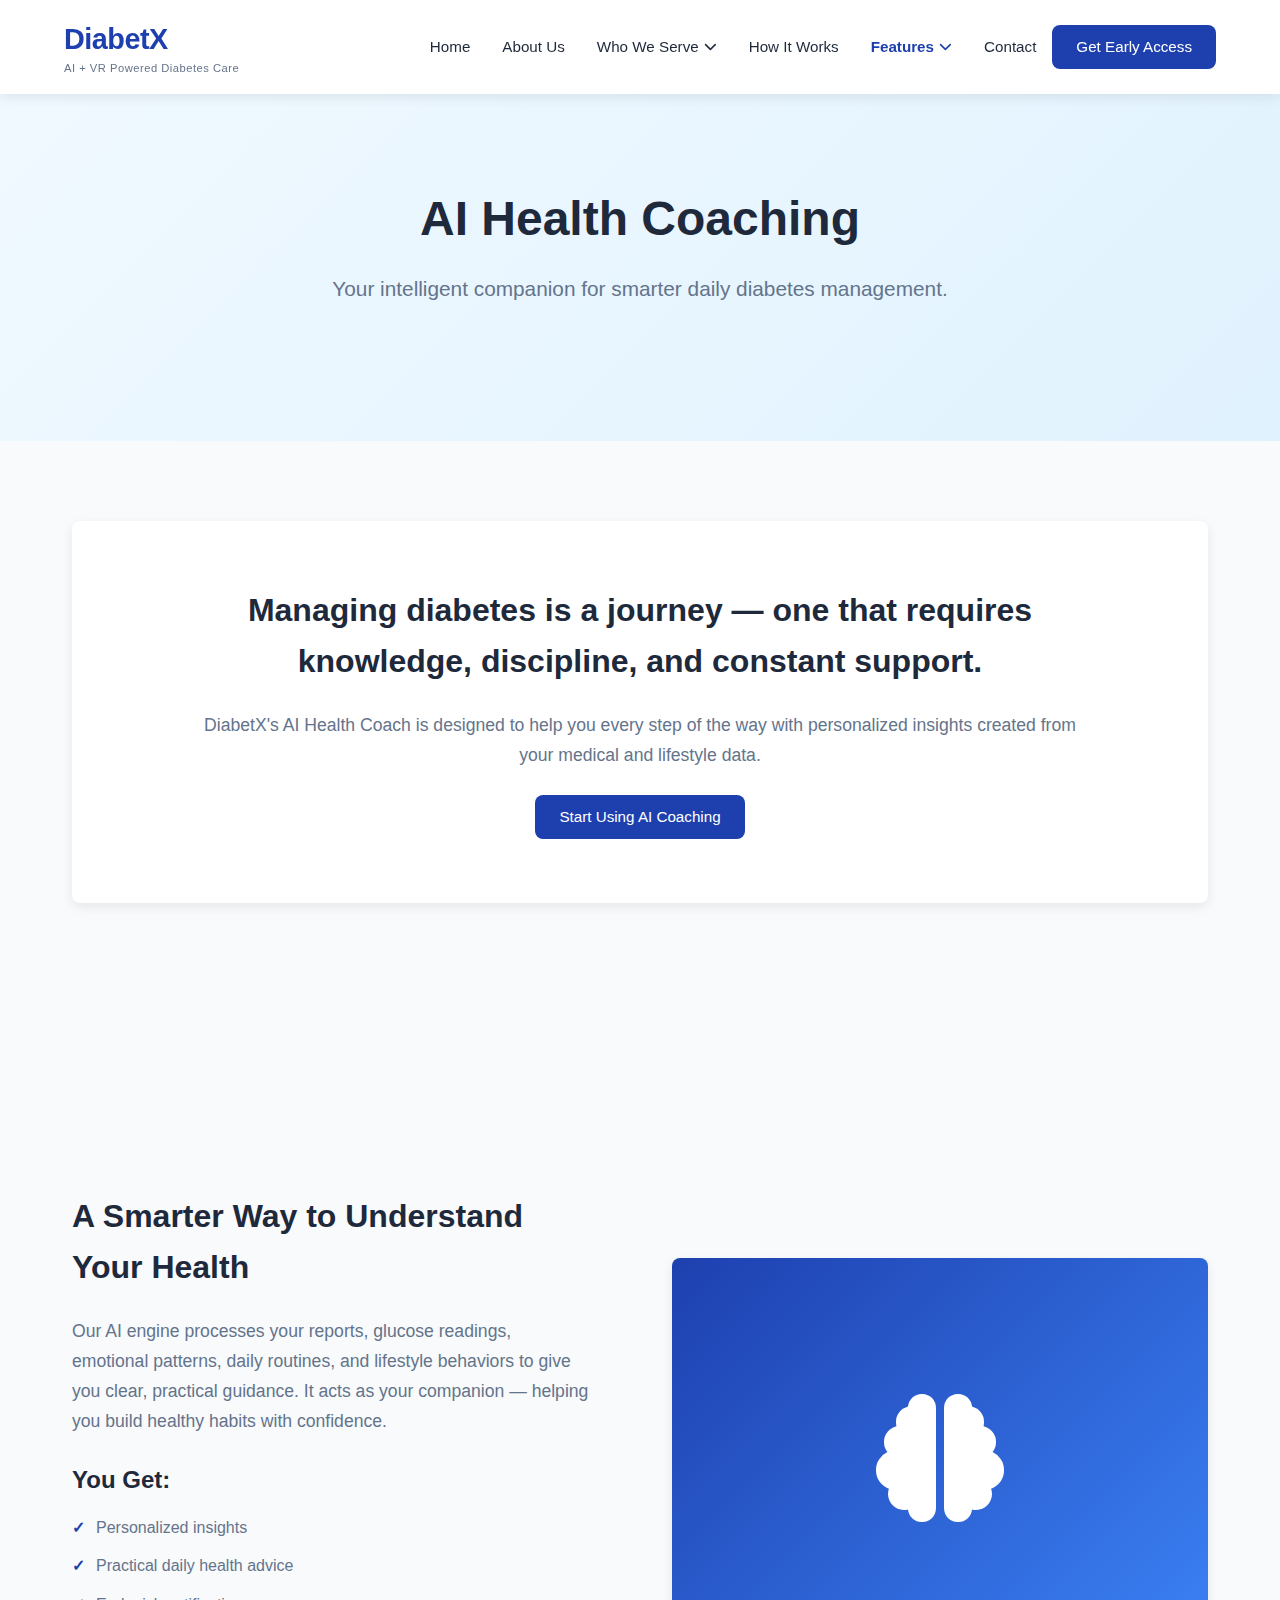
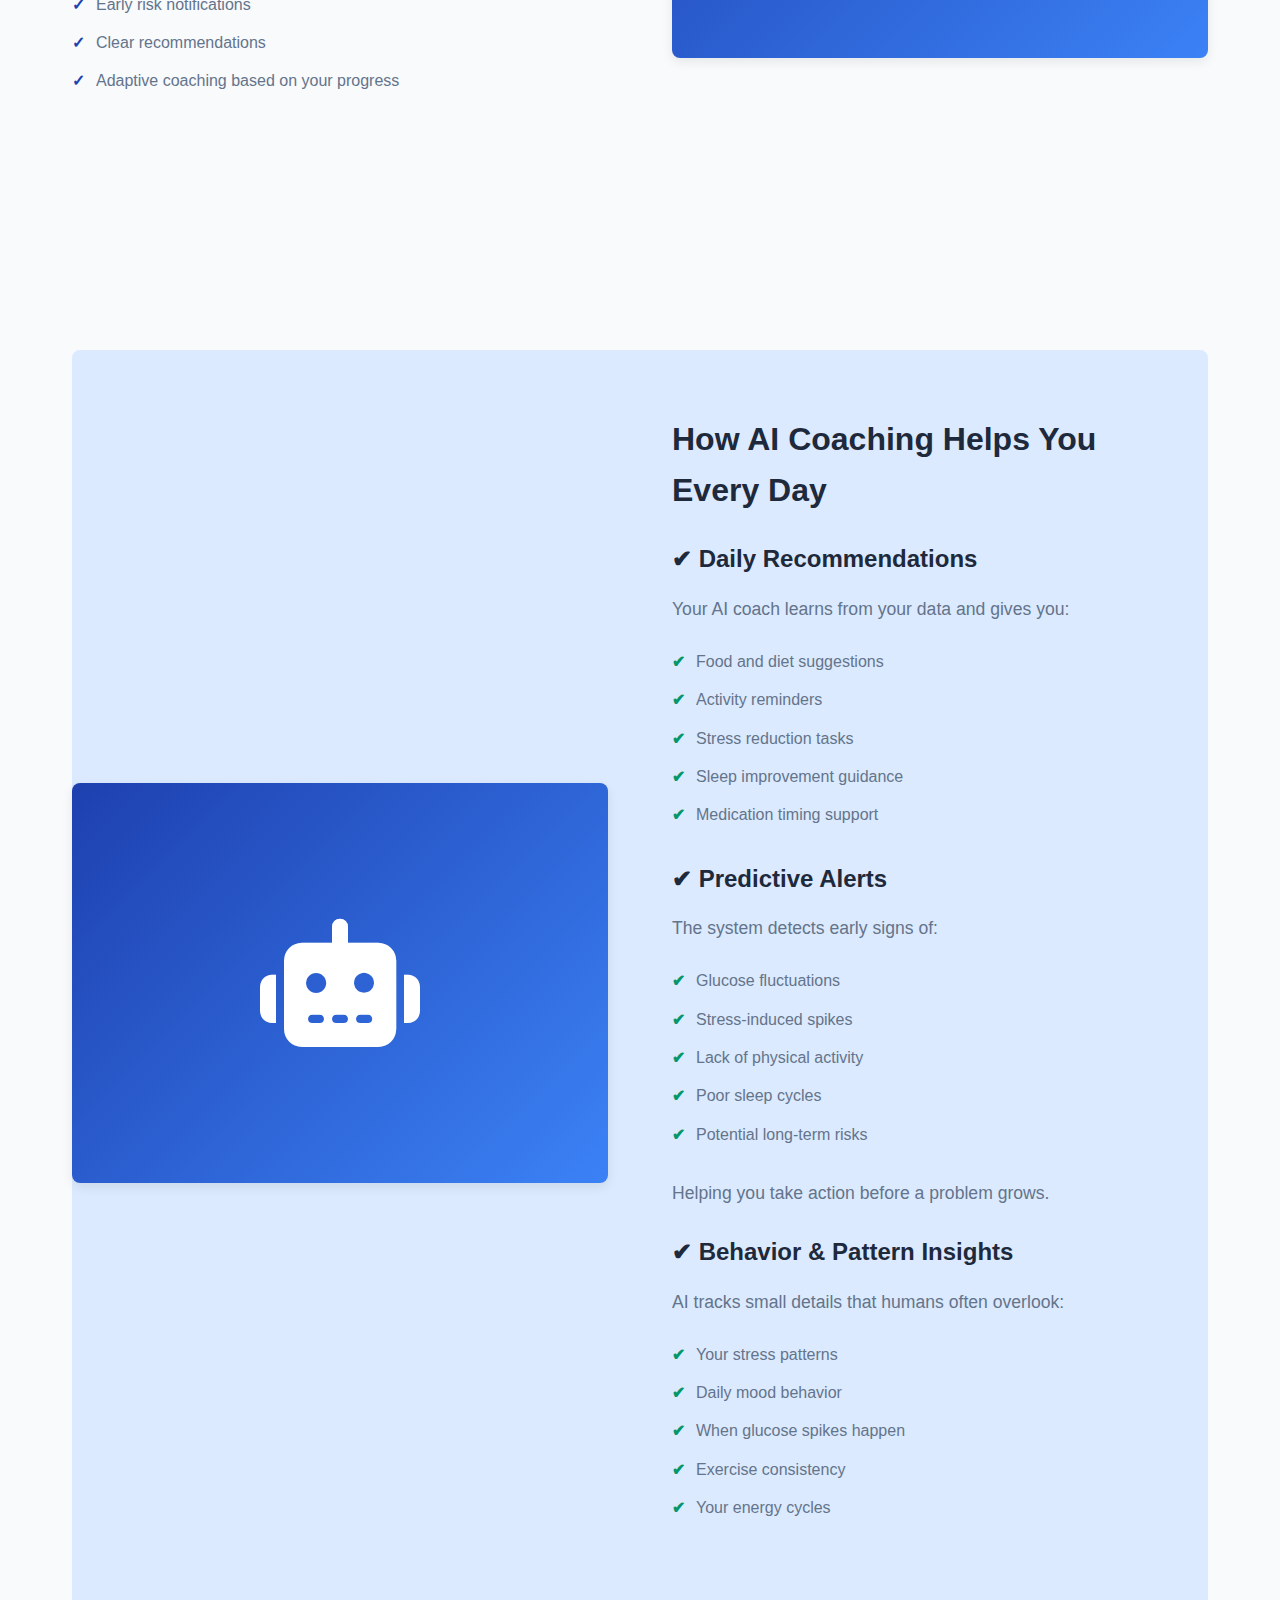
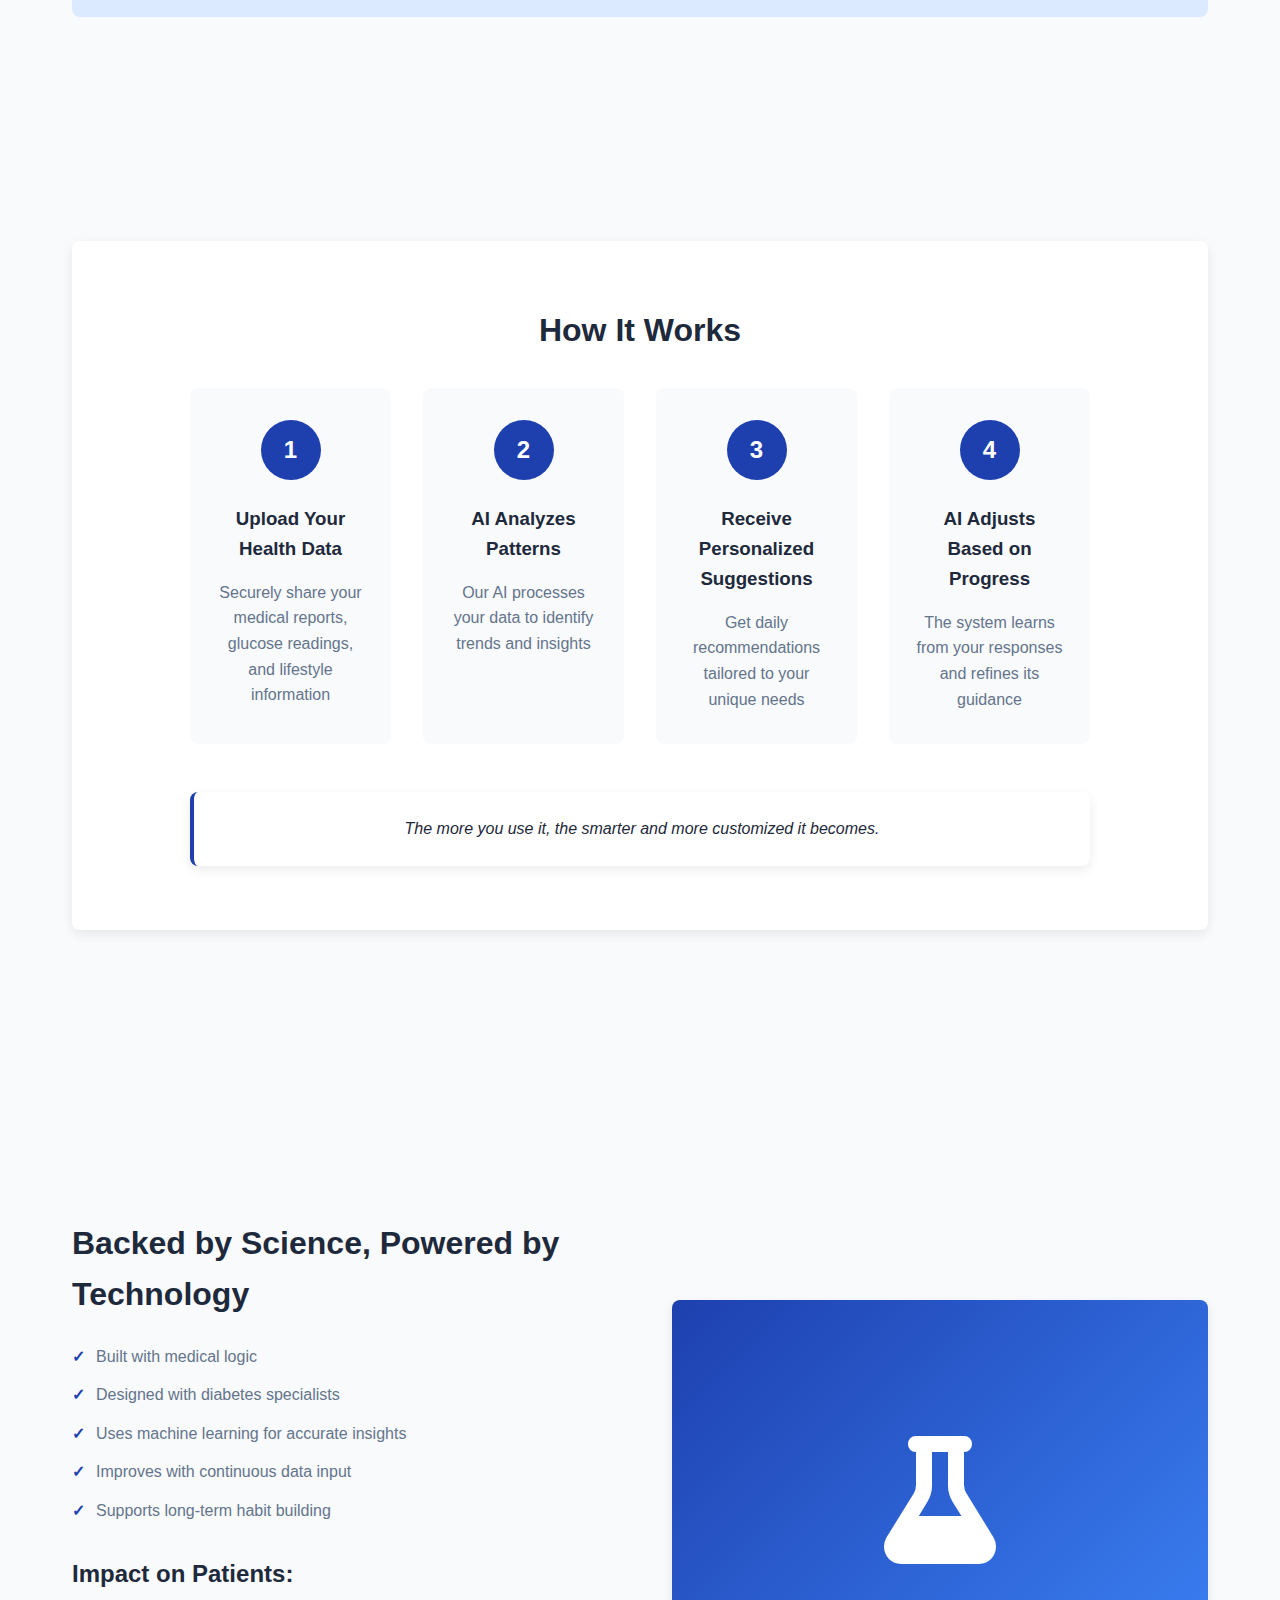
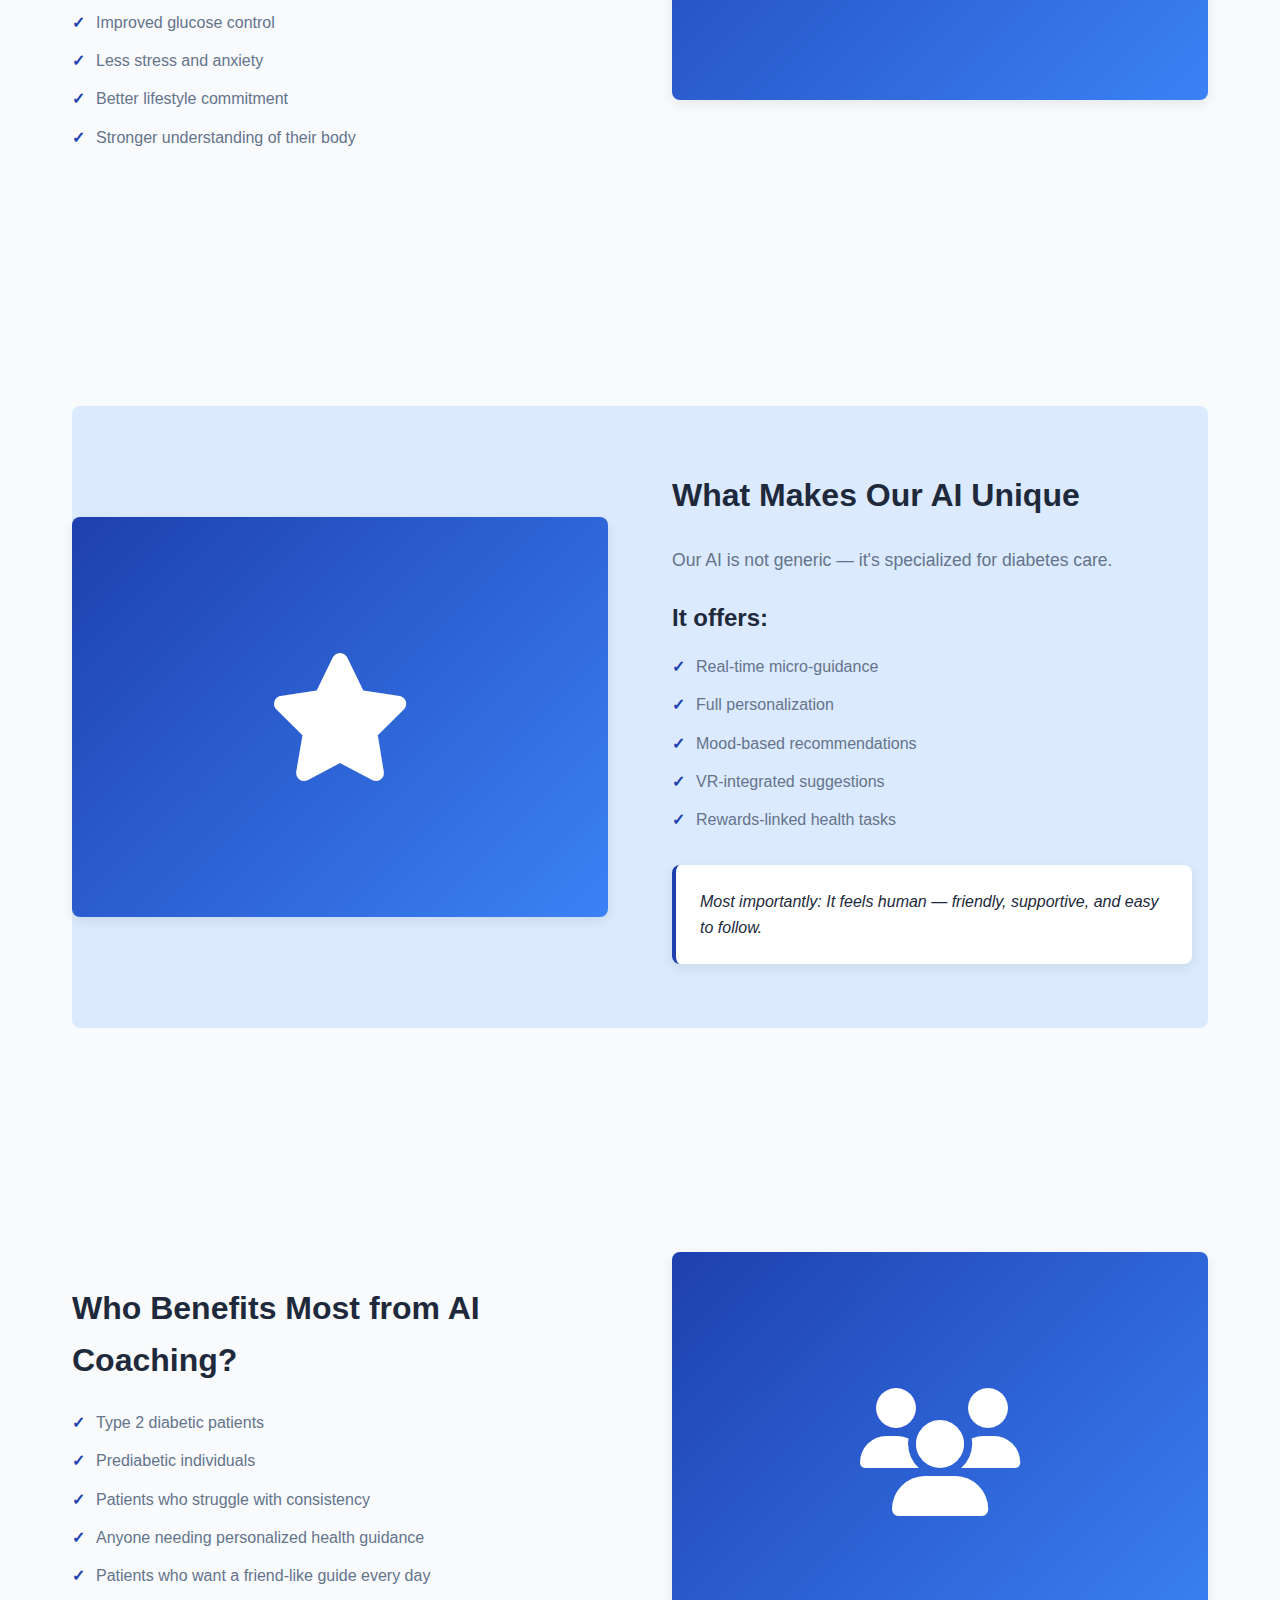
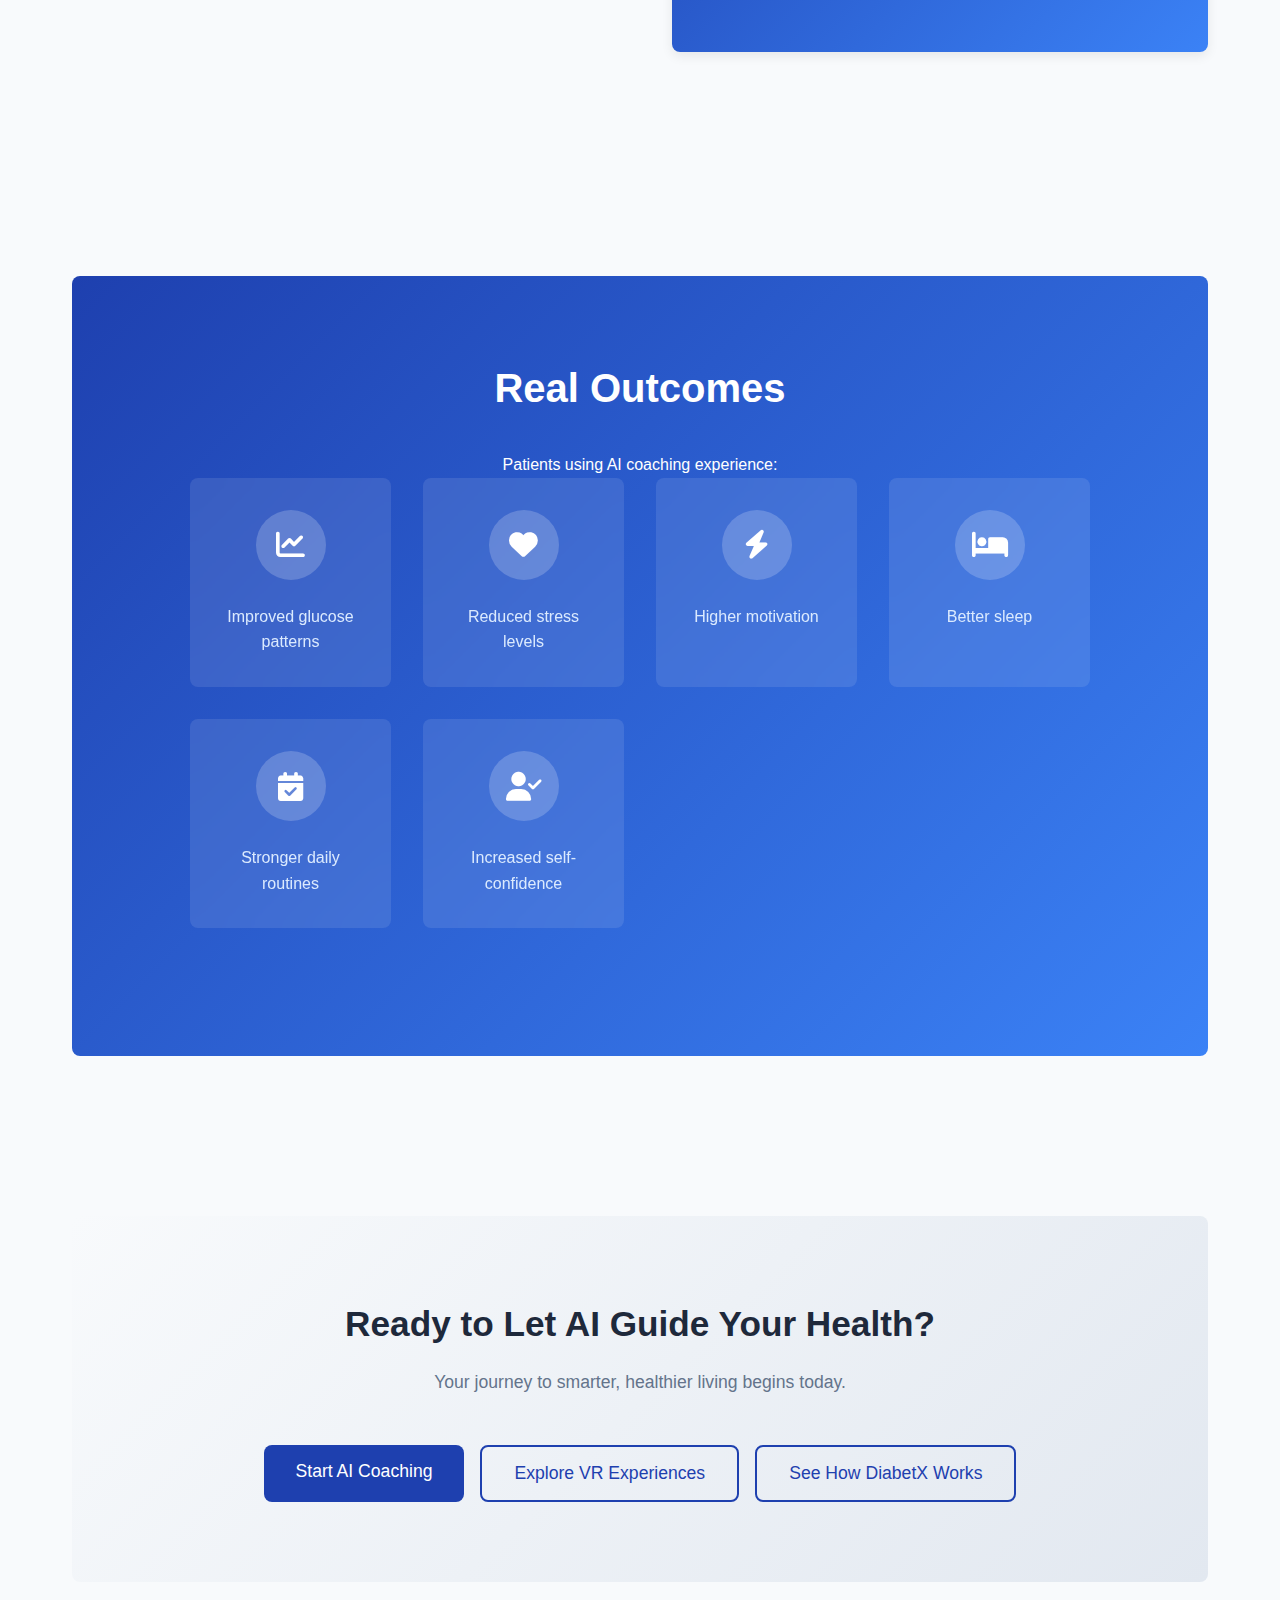
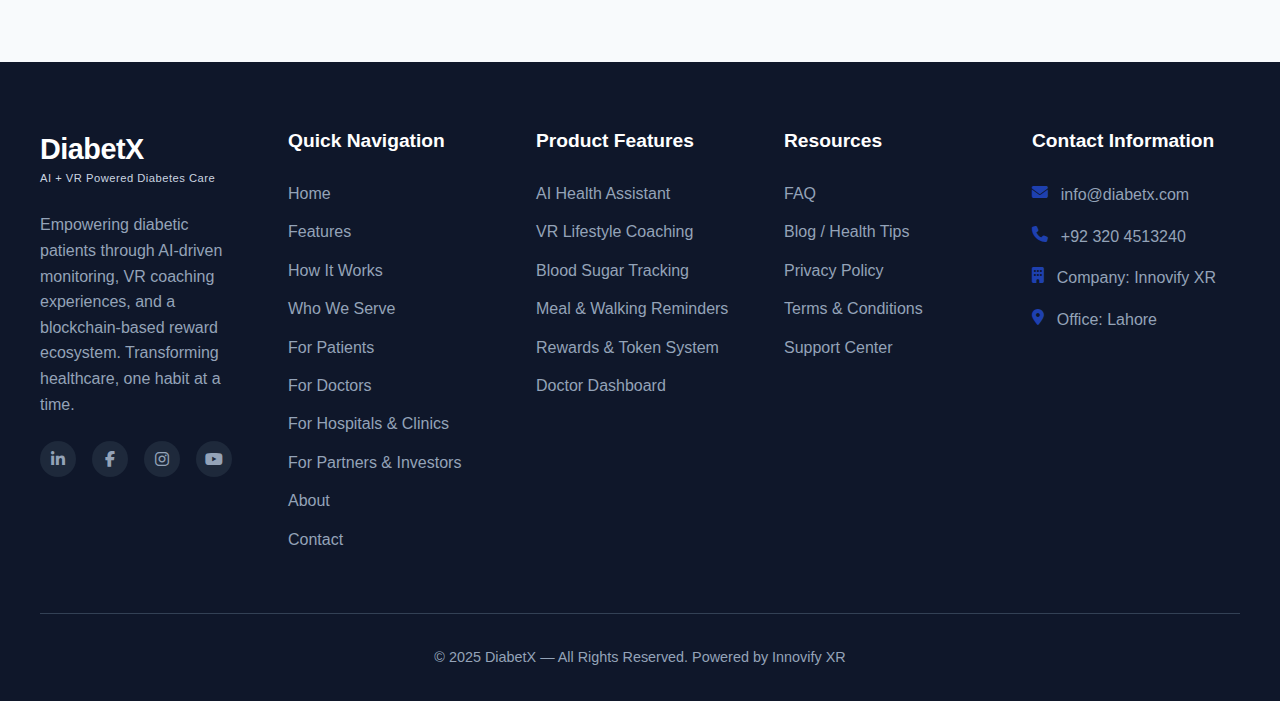
<file: ai  asstance.html>
<!DOCTYPE html>
<html lang="en">
<head>
    <meta charset="UTF-8">
    <meta name="viewport" content="width=device-width, initial-scale=1.0">
    <title>AI Health Coaching - DiabetX | AI + VR Powered Diabetes Care</title>
    <link rel="stylesheet" href="https://cdnjs.cloudflare.com/ajax/libs/font-awesome/6.4.0/css/all.min.css">
    <style>
        * {
            margin: 0;
            padding: 0;
            box-sizing: border-box;
            font-family: 'Segoe UI', Tahoma, Geneva, Verdana, sans-serif;
        }

        :root {
            --primary-blue: #1e40af;
            --dark-blue: #1e3a8a;
            --light-blue: #dbeafe;
            --primary-green: #059669;
            --light-green: #d1fae5;
            --text-dark: #1e293b;
            --text-gray: #64748b;
            --light-gray: #f8fafc;
            --white: #ffffff;
            --border-radius: 8px;
            --box-shadow: 0 4px 12px rgba(0, 0, 0, 0.08);
            --transition: all 0.3s ease;
        }

        body {
            background-color: var(--light-gray);
            color: var(--text-dark);
            line-height: 1.6;
        }

        /* Header Styles */
        header {
            background-color: var(--white);
            box-shadow: var(--box-shadow);
            position: sticky;
            top: 0;
            z-index: 1000;
            padding: 0 5%;
        }

        .navbar {
            display: flex;
            justify-content: space-between;
            align-items: center;
            padding: 1rem 0;
        }

        .logo-section {
            display: flex;
            align-items: center;
        }

        .logo {
            display: flex;
            flex-direction: column;
        }

        .logo-text {
            font-size: 1.8rem;
            font-weight: 700;
            color: var(--primary-blue);
            letter-spacing: -0.5px;
        }

        .tagline {
            font-size: 0.7rem;
            color: var(--text-gray);
            margin-top: -2px;
            letter-spacing: 0.5px;
        }

        .nav-menu {
            display: flex;
            list-style: none;
            align-items: center;
        }

        .nav-item {
            position: relative;
            margin: 0 1rem;
        }

        .nav-link {
            text-decoration: none;
            color: var(--text-dark);
            font-weight: 500;
            font-size: 0.95rem;
            transition: var(--transition);
            padding: 0.5rem 0;
            display: flex;
            align-items: center;
        }

        .nav-link:hover {
            color: var(--primary-blue);
        }

        .nav-link.active {
            color: var(--primary-blue);
            font-weight: 600;
        }

        .nav-link i {
            margin-left: 5px;
            font-size: 0.8rem;
        }

        .dropdown {
            position: absolute;
            top: 100%;
            left: 0;
            background-color: var(--white);
            box-shadow: var(--box-shadow);
            border-radius: var(--border-radius);
            padding: 0.75rem 0;
            min-width: 220px;
            opacity: 0;
            visibility: hidden;
            transform: translateY(10px);
            transition: var(--transition);
            z-index: 100;
        }

        .nav-item:hover .dropdown {
            opacity: 1;
            visibility: visible;
            transform: translateY(0);
        }

        .dropdown-item {
            display: block;
            padding: 0.6rem 1.5rem;
            text-decoration: none;
            color: var(--text-gray);
            font-size: 0.9rem;
            transition: var(--transition);
        }

        .dropdown-item:hover {
            background-color: var(--light-gray);
            color: var(--primary-blue);
        }

        .nav-actions {
            display: flex;
            align-items: center;
            gap: 1rem;
        }

        .btn-login {
            color: var(--text-gray);
            text-decoration: none;
            font-weight: 500;
            font-size: 0.95rem;
            transition: var(--transition);
        }

        .btn-login:hover {
            color: var(--primary-blue);
        }

        .btn-primary {
            background-color: var(--primary-blue);
            color: var(--white);
            text-decoration: none;
            padding: 0.6rem 1.5rem;
            border-radius: var(--border-radius);
            font-weight: 500;
            font-size: 0.95rem;
            transition: var(--transition);
            display: inline-block;
            text-align: center;
        }

        .btn-primary:hover {
            background-color: var(--dark-blue);
        }

        .btn-secondary {
            background-color: transparent;
            color: var(--primary-blue);
            border: 1px solid var(--primary-blue);
            text-decoration: none;
            padding: 0.6rem 1.5rem;
            border-radius: var(--border-radius);
            font-weight: 500;
            font-size: 0.95rem;
            transition: var(--transition);
            display: inline-block;
            text-align: center;
        }

        .btn-secondary:hover {
            background-color: var(--light-blue);
        }

        .hamburger {
            display: none;
            cursor: pointer;
            font-size: 1.5rem;
            color: var(--text-dark);
        }

        /* Section Styles */
        section {
            padding: 5rem 2rem;
        }

        .container {
            max-width: 1200px;
            margin: 0 auto;
        }

        .section-header {
            text-align: center;
            margin-bottom: 3rem;
        }

        .section-title {
            font-size: 2.2rem;
            color: var(--text-dark);
            margin-bottom: 1rem;
        }

        .section-subtitle {
            font-size: 1.1rem;
            color: var(--text-gray);
            max-width: 700px;
            margin: 0 auto;
        }

        /* Hero Section */
        .hero {
            background: linear-gradient(135deg, #f0f9ff 0%, #e0f2fe 100%);
            padding: 6rem 2rem;
            text-align: center;
        }

        .hero-content {
            max-width: 900px;
            margin: 0 auto;
        }

        .hero-title {
            font-size: 3rem;
            color: var(--text-dark);
            margin-bottom: 1.5rem;
            line-height: 1.2;
        }

        .hero-subtitle {
            font-size: 1.3rem;
            color: var(--text-gray);
            margin-bottom: 2.5rem;
            max-width: 800px;
            margin-left: auto;
            margin-right: auto;
        }

        /* Intro Section */
        .intro-section {
            background-color: var(--white);
            padding: 4rem 2rem;
            border-radius: var(--border-radius);
            box-shadow: var(--box-shadow);
            margin-bottom: 4rem;
        }

        .intro-content {
            max-width: 900px;
            margin: 0 auto;
            text-align: center;
        }

        .intro-content h2 {
            font-size: 2rem;
            margin-bottom: 1.5rem;
            color: var(--text-dark);
        }

        .intro-content p {
            font-size: 1.1rem;
            color: var(--text-gray);
            line-height: 1.7;
            margin-bottom: 1.5rem;
        }

        /* Feature Sections */
        .feature-section {
            padding: 4rem 0;
        }

        .feature-section.blue-bg {
            background-color: var(--light-blue);
            border-radius: var(--border-radius);
        }

        .feature-section.green-bg {
            background-color: var(--light-green);
            border-radius: var(--border-radius);
        }

        .feature-content {
            display: grid;
            grid-template-columns: 1fr 1fr;
            gap: 4rem;
            align-items: center;
        }

        .feature-text {
            padding-right: 1rem;
        }

        .feature-text h2 {
            font-size: 2rem;
            margin-bottom: 1.5rem;
            color: var(--text-dark);
        }

        .feature-text h3 {
            font-size: 1.5rem;
            margin-bottom: 1rem;
            color: var(--text-dark);
        }

        .feature-text p {
            font-size: 1.1rem;
            color: var(--text-gray);
            margin-bottom: 1.5rem;
            line-height: 1.7;
        }

        .feature-list {
            list-style: none;
            margin-bottom: 2rem;
        }

        .feature-list li {
            margin-bottom: 0.8rem;
            padding-left: 1.5rem;
            position: relative;
            color: var(--text-gray);
        }

        .feature-list li::before {
            content: '✓';
            position: absolute;
            left: 0;
            color: var(--primary-blue);
            font-weight: bold;
        }

        .feature-list.check-circle li::before {
            content: '✔';
            color: var(--primary-green);
        }

        .benefit-statement {
            background-color: var(--white);
            padding: 1.5rem;
            border-radius: var(--border-radius);
            box-shadow: var(--box-shadow);
            margin-top: 2rem;
            font-style: italic;
            color: var(--text-dark);
            border-left: 4px solid var(--primary-blue);
        }

        .feature-visual {
            background: linear-gradient(135deg, var(--primary-blue), #3b82f6);
            border-radius: var(--border-radius);
            height: 400px;
            display: flex;
            align-items: center;
            justify-content: center;
            color: white;
            box-shadow: var(--box-shadow);
        }

        .feature-visual.green {
            background: linear-gradient(135deg, var(--primary-blue), #3b82f6);
        }

        .feature-visual i {
            font-size: 8rem;
        }

        /* How It Works Section */
        .steps-section {
            background-color: var(--white);
            padding: 4rem 2rem;
            border-radius: var(--border-radius);
            box-shadow: var(--box-shadow);
            margin: 4rem 0;
        }

        .steps-content {
            max-width: 900px;
            margin: 0 auto;
            text-align: center;
        }

        .steps-content h2 {
            font-size: 2rem;
            margin-bottom: 2rem;
            color: var(--text-dark);
        }

        .steps-grid {
            display: grid;
            grid-template-columns: repeat(auto-fit, minmax(200px, 1fr));
            gap: 2rem;
            margin-bottom: 3rem;
        }

        .step-item {
            display: flex;
            flex-direction: column;
            align-items: center;
            text-align: center;
            padding: 2rem 1.5rem;
            background-color: var(--light-gray);
            border-radius: var(--border-radius);
            transition: var(--transition);
        }

        .step-item:hover {
            transform: translateY(-5px);
            box-shadow: var(--box-shadow);
        }

        .step-number {
            background-color: var(--primary-blue);
            color: var(--white);
            width: 60px;
            height: 60px;
            border-radius: 50%;
            display: flex;
            align-items: center;
            justify-content: center;
            margin-bottom: 1.5rem;
            font-size: 1.5rem;
            font-weight: bold;
        }

        .step-item h3 {
            margin-bottom: 1rem;
            color: var(--text-dark);
        }

        .step-item p {
            color: var(--text-gray);
        }

        /* Benefits Grid */
        .benefits-grid {
            display: grid;
            grid-template-columns: repeat(auto-fit, minmax(250px, 1fr));
            gap: 2rem;
            margin-top: 3rem;
        }

        .benefit-item {
            display: flex;
            flex-direction: column;
            align-items: center;
            text-align: center;
            padding: 2rem 1.5rem;
            background-color: var(--white);
            border-radius: var(--border-radius);
            box-shadow: var(--box-shadow);
            transition: var(--transition);
        }

        .benefit-item:hover {
            transform: translateY(-5px);
        }

        .benefit-icon {
            background-color: var(--light-blue);
            color: var(--primary-blue);
            width: 70px;
            height: 70px;
            border-radius: 50%;
            display: flex;
            align-items: center;
            justify-content: center;
            margin-bottom: 1.5rem;
            font-size: 1.8rem;
        }

        .benefit-item h3 {
            margin-bottom: 1rem;
            color: var(--text-dark);
        }

        .benefit-item p {
            color: var(--text-gray);
        }

        /* Outcomes Section */
        .outcomes-section {
            background: linear-gradient(135deg, var(--primary-blue), #3b82f6);
            color: var(--white);
            padding: 5rem 2rem;
            border-radius: var(--border-radius);
        }

        .outcomes-content {
            max-width: 900px;
            margin: 0 auto;
            text-align: center;
        }

        .outcomes-content h2 {
            font-size: 2.5rem;
            margin-bottom: 2rem;
            color: var(--white);
        }

        .outcomes-grid {
            display: grid;
            grid-template-columns: repeat(auto-fit, minmax(200px, 1fr));
            gap: 2rem;
            margin-bottom: 3rem;
        }

        .outcome-item {
            display: flex;
            flex-direction: column;
            align-items: center;
            text-align: center;
            padding: 2rem 1.5rem;
            background-color: rgba(255, 255, 255, 0.1);
            border-radius: var(--border-radius);
            backdrop-filter: blur(10px);
        }

        .outcome-icon {
            background-color: rgba(255, 255, 255, 0.2);
            color: var(--white);
            width: 70px;
            height: 70px;
            border-radius: 50%;
            display: flex;
            align-items: center;
            justify-content: center;
            margin-bottom: 1.5rem;
            font-size: 1.8rem;
        }

        .outcome-item p {
            color: var(--light-blue);
            font-weight: 500;
        }

        /* CTA Section */
        .cta-section {
            background: linear-gradient(135deg, #f8fafc 0%, #e2e8f0 100%);
            text-align: center;
            padding: 5rem 2rem;
            border-radius: var(--border-radius);
        }

        .cta-section .section-title {
            color: var(--text-dark);
        }

        .cta-section .section-subtitle {
            color: var(--text-gray);
        }

        .cta-buttons {
            display: flex;
            gap: 1rem;
            justify-content: center;
            margin-top: 2rem;
            flex-wrap: wrap;
        }

        .cta-button {
            background-color: var(--primary-blue);
            color: var(--white);
            font-size: 1.1rem;
            padding: 0.8rem 2rem;
        }

        .cta-button.secondary {
            background-color: transparent;
            color: var(--primary-blue);
            border: 2px solid var(--primary-blue);
        }

        .cta-button:hover {
            background-color: var(--dark-blue);
        }

        .cta-button.secondary:hover {
            background-color: var(--light-blue);
        }

        /* Footer Styles */
        footer {
            background-color: #0f172a;
            color: var(--white);
            padding: 4rem 2rem 2rem;
        }

        .footer-container {
            max-width: 1200px;
            margin: 0 auto;
            display: grid;
            grid-template-columns: repeat(auto-fit, minmax(200px, 1fr));
            gap: 2.5rem;
        }

        .footer-brand {
            max-width: 300px;
        }

        .footer-logo {
            margin-bottom: 1.5rem;
        }

        .footer-logo .logo-text {
            font-size: 1.8rem;
            color: var(--white);
        }

        .footer-logo .tagline {
            color: #cbd5e1;
        }

        .footer-description {
            color: #94a3b8;
            margin-bottom: 1.5rem;
            line-height: 1.6;
        }

        .footer-heading {
            font-size: 1.2rem;
            margin-bottom: 1.5rem;
            color: var(--white);
            font-weight: 600;
        }

        .footer-links {
            list-style: none;
        }

        .footer-links li {
            margin-bottom: 0.8rem;
        }

        .footer-links a {
            color: #94a3b8;
            text-decoration: none;
            transition: var(--transition);
        }

        .footer-links a:hover {
            color: var(--white);
        }

        .contact-info {
            color: #94a3b8;
            line-height: 1.8;
        }

        .contact-info p {
            margin-bottom: 0.8rem;
            display: flex;
            align-items: flex-start;
        }

        .contact-info i {
            margin-right: 0.8rem;
            margin-top: 0.2rem;
            color: var(--primary-blue);
        }

        .social-links {
            display: flex;
            gap: 1rem;
            margin-top: 1.5rem;
        }

        .social-link {
            display: flex;
            align-items: center;
            justify-content: center;
            width: 36px;
            height: 36px;
            background-color: #1e293b;
            border-radius: 50%;
            color: #94a3b8;
            text-decoration: none;
            transition: var(--transition);
        }

        .social-link:hover {
            background-color: var(--primary-blue);
            color: var(--white);
        }

        .footer-bottom {
            max-width: 1200px;
            margin: 3rem auto 0;
            padding-top: 2rem;
            border-top: 1px solid #334155;
            text-align: center;
            color: #94a3b8;
            font-size: 0.9rem;
        }

        /* Responsive Styles */
        @media screen and (max-width: 1024px) {
            .nav-menu {
                gap: 0.5rem;
            }
            
            .nav-item {
                margin: 0 0.5rem;
            }

            .hero-title {
                font-size: 2.5rem;
            }

            .feature-content {
                gap: 2rem;
            }
        }

        @media screen and (max-width: 768px) {
            .hamburger {
                display: block;
            }

            .nav-menu {
                position: fixed;
                left: -100%;
                top: 70px;
                flex-direction: column;
                background-color: var(--white);
                width: 100%;
                text-align: center;
                transition: 0.3s;
                box-shadow: 0 10px 27px rgba(0, 0, 0, 0.05);
                padding: 2rem 0;
                height: calc(100vh - 70px);
                overflow-y: auto;
            }

            .nav-menu.active {
                left: 0;
            }

            .nav-item {
                margin: 1rem 0;
                width: 100%;
            }

            .nav-link {
                justify-content: center;
                padding: 1rem;
            }

            .dropdown {
                position: static;
                opacity: 1;
                visibility: visible;
                transform: none;
                box-shadow: none;
                background-color: var(--light-gray);
                border-radius: 0;
                width: 100%;
                display: none;
                padding: 0;
            }

            .dropdown.active {
                display: block;
            }

            .dropdown-item {
                padding: 0.8rem 1.5rem;
                border-top: 1px solid #e2e8f0;
            }

            .nav-actions {
                flex-direction: column;
                width: 100%;
                gap: 1rem;
                margin-top: 1rem;
            }

            .btn-login, .btn-primary {
                width: 80%;
                text-align: center;
                padding: 0.8rem;
            }

            .hero-title {
                font-size: 2rem;
            }

            .hero-subtitle {
                font-size: 1.1rem;
            }

            .feature-content {
                grid-template-columns: 1fr;
            }

            .feature-visual {
                height: 300px;
                order: -1;
            }

            .feature-visual i {
                font-size: 6rem;
            }

            .steps-grid, .benefits-grid, .outcomes-grid {
                grid-template-columns: repeat(2, 1fr);
            }

            .cta-buttons {
                flex-direction: column;
                align-items: center;
            }

            .footer-container {
                grid-template-columns: 1fr;
                gap: 2rem;
            }
        }

        @media screen and (max-width: 480px) {
            .steps-grid, .benefits-grid, .outcomes-grid {
                grid-template-columns: 1fr;
            }
        }
    </style>
</head>
<body>
    <header>
        <nav class="navbar">
            <div class="logo-section">
                <div class="logo">
                    <span class="logo-text">DiabetX</span>
                    <span class="tagline">AI + VR Powered Diabetes Care</span>
                </div>
            </div>

            <ul class="nav-menu">
                <li class="nav-item">
                    <a href="index.html" class="nav-link">Home</a>
                </li>
                 <li class="nav-item">
                    <a href="about us.html" class="nav-link">About Us</a>
                </li>
                   <li class="nav-item">
                    <a href="who we server.html" class="nav-link">Who We Serve <i class="fas fa-chevron-down"></i></a>
                    <div class="dropdown">
                        <a href="For Patients.html" class="dropdown-item">For Patients</a>
                        <a href="For Doctors.html" class="dropdown-item">For Doctors</a>
                        <a href="For Hospitals & Clinics.html" class="dropdown-item">For Hospitals & Clinics</a>
                        <a href="For Partners & Investors.html" class="dropdown-item">For Partners & Investors</a>
                    </div>
                </li>
                <li class="nav-item">
                    <a href="how it work.html" class="nav-link">How It Works</a>
                </li>
                <li class="nav-item">
                    <a href="feature.html" class="nav-link ">Features <i class="fas fa-chevron-down"></i></a>
                    <div class="dropdown">
                        <a href="#" class="dropdown-item">AI Health Assistant</a>
                        <a href="vr coching.html" class="dropdown-item">VR Coaching</a>
                        <a href="#" class="dropdown-item">Rewards System</a>
                        <a href="data dashboard.html" class="dropdown-item">Data Dashboard</a>
                    </div>
                </li>
                
               
             
               
                <li class="nav-item">
                    <a href="#" class="nav-link">Contact</a>
                </li>
                
                <div class="nav-actions">
                    <a href="#" class="btn-primary">Get Early Access</a>
                </div>
            </ul>

            <div class="hamburger">
                <i class="fas fa-bars"></i>
            </div>
        </nav>
    </header>

    <main>
        <!-- Hero Section -->
        <section class="hero">
            <div class="hero-content">
                <h1 class="hero-title">AI Health Coaching</h1>
                <p class="hero-subtitle">Your intelligent companion for smarter daily diabetes management.</p>
            </div>
        </section>

        <!-- Intro Section -->
        <section class="container">
            <div class="intro-section">
                <div class="intro-content">
                    <h2>Managing diabetes is a journey — one that requires knowledge, discipline, and constant support.</h2>
                    <p>DiabetX's AI Health Coach is designed to help you every step of the way with personalized insights created from your medical and lifestyle data.</p>
                    <a href="ai  asstance.html" class="btn-primary">Start Using AI Coaching</a>
                </div>
            </div>
        </section>

        <!-- What Is DiabetX AI Coaching -->
        <section class="container">
            <div class="feature-section">
                <div class="feature-content">
                    <div class="feature-text">
                        <h2>A Smarter Way to Understand Your Health</h2>
                        <p>Our AI engine processes your reports, glucose readings, emotional patterns, daily routines, and lifestyle behaviors to give you clear, practical guidance. It acts as your companion — helping you build healthy habits with confidence.</p>
                        
                        <h3>You Get:</h3>
                        <ul class="feature-list">
                            <li>Personalized insights</li>
                            <li>Practical daily health advice</li>
                            <li>Early risk notifications</li>
                            <li>Clear recommendations</li>
                            <li>Adaptive coaching based on your progress</li>
                        </ul>
                    </div>
                    <div class="feature-visual">
                        <i class="fas fa-brain"></i>
                    </div>
                </div>
            </div>
        </section>

        <!-- How AI Coaching Helps You Every Day -->
        <section class="container">
            <div class="feature-section blue-bg">
                <div class="feature-content">
                    <div class="feature-visual">
                        <i class="fas fa-robot"></i>
                    </div>
                    <div class="feature-text">
                        <h2>How AI Coaching Helps You Every Day</h2>
                        
                        <h3>✔ Daily Recommendations</h3>
                        <p>Your AI coach learns from your data and gives you:</p>
                        <ul class="feature-list check-circle">
                            <li>Food and diet suggestions</li>
                            <li>Activity reminders</li>
                            <li>Stress reduction tasks</li>
                            <li>Sleep improvement guidance</li>
                            <li>Medication timing support</li>
                        </ul>

                        <h3>✔ Predictive Alerts</h3>
                        <p>The system detects early signs of:</p>
                        <ul class="feature-list check-circle">
                            <li>Glucose fluctuations</li>
                            <li>Stress-induced spikes</li>
                            <li>Lack of physical activity</li>
                            <li>Poor sleep cycles</li>
                            <li>Potential long-term risks</li>
                        </ul>
                        <p>Helping you take action before a problem grows.</p>

                        <h3>✔ Behavior & Pattern Insights</h3>
                        <p>AI tracks small details that humans often overlook:</p>
                        <ul class="feature-list check-circle">
                            <li>Your stress patterns</li>
                            <li>Daily mood behavior</li>
                            <li>When glucose spikes happen</li>
                            <li>Exercise consistency</li>
                            <li>Your energy cycles</li>
                        </ul>
                    </div>
                </div>
            </div>
        </section>

        <!-- How It Works -->
        <section class="container">
            <div class="steps-section">
                <div class="steps-content">
                    <h2>How It Works</h2>
                    <div class="steps-grid">
                        <div class="step-item">
                            <div class="step-number">1</div>
                            <h3>Upload Your Health Data</h3>
                            <p>Securely share your medical reports, glucose readings, and lifestyle information</p>
                        </div>
                        <div class="step-item">
                            <div class="step-number">2</div>
                            <h3>AI Analyzes Patterns</h3>
                            <p>Our AI processes your data to identify trends and insights</p>
                        </div>
                        <div class="step-item">
                            <div class="step-number">3</div>
                            <h3>Receive Personalized Suggestions</h3>
                            <p>Get daily recommendations tailored to your unique needs</p>
                        </div>
                        <div class="step-item">
                            <div class="step-number">4</div>
                            <h3>AI Adjusts Based on Progress</h3>
                            <p>The system learns from your responses and refines its guidance</p>
                        </div>
                    </div>
                    <div class="benefit-statement">
                        The more you use it, the smarter and more customized it becomes.
                    </div>
                </div>
            </div>
        </section>

        <!-- Why AI Coaching Works -->
        <section class="container">
            <div class="feature-section">
                <div class="feature-content">
                    <div class="feature-text">
                        <h2>Backed by Science, Powered by Technology</h2>
                        <ul class="feature-list">
                            <li>Built with medical logic</li>
                            <li>Designed with diabetes specialists</li>
                            <li>Uses machine learning for accurate insights</li>
                            <li>Improves with continuous data input</li>
                            <li>Supports long-term habit building</li>
                        </ul>

                        <h3>Impact on Patients:</h3>
                        <ul class="feature-list">
                            <li>Improved glucose control</li>
                            <li>Less stress and anxiety</li>
                            <li>Better lifestyle commitment</li>
                            <li>Stronger understanding of their body</li>
                        </ul>
                    </div>
                    <div class="feature-visual green">
                        <i class="fas fa-flask"></i>
                    </div>
                </div>
            </div>
        </section>

        <!-- What Makes Our AI Unique -->
        <section class="container">
            <div class="feature-section blue-bg">
                <div class="feature-content">
                    <div class="feature-visual">
                        <i class="fas fa-star"></i>
                    </div>
                    <div class="feature-text">
                        <h2>What Makes Our AI Unique</h2>
                        <p>Our AI is not generic — it's specialized for diabetes care.</p>
                        
                        <h3>It offers:</h3>
                        <ul class="feature-list">
                            <li>Real-time micro-guidance</li>
                            <li>Full personalization</li>
                            <li>Mood-based recommendations</li>
                            <li>VR-integrated suggestions</li>
                            <li>Rewards-linked health tasks</li>
                        </ul>

                        <div class="benefit-statement">
                            Most importantly: It feels human — friendly, supportive, and easy to follow.
                        </div>
                    </div>
                </div>
            </div>
        </section>

        <!-- Who Benefits Most -->
        <section class="container">
            <div class="feature-section">
                <div class="feature-content">
                    <div class="feature-text">
                        <h2>Who Benefits Most from AI Coaching?</h2>
                        <ul class="feature-list">
                            <li>Type 2 diabetic patients</li>
                            <li>Prediabetic individuals</li>
                            <li>Patients who struggle with consistency</li>
                            <li>Anyone needing personalized health guidance</li>
                            <li>Patients who want a friend-like guide every day</li>
                        </ul>
                    </div>
                    <div class="feature-visual">
                        <i class="fas fa-users"></i>
                    </div>
                </div>
            </div>
        </section>

        <!-- Real Outcomes -->
        <section class="container">
            <div class="outcomes-section">
                <div class="outcomes-content">
                    <h2>Real Outcomes</h2>
                    <p>Patients using AI coaching experience:</p>
                    <div class="outcomes-grid">
                        <div class="outcome-item">
                            <div class="outcome-icon">
                                <i class="fas fa-chart-line"></i>
                            </div>
                            <p>Improved glucose patterns</p>
                        </div>
                        <div class="outcome-item">
                            <div class="outcome-icon">
                                <i class="fas fa-heart"></i>
                            </div>
                            <p>Reduced stress levels</p>
                        </div>
                        <div class="outcome-item">
                            <div class="outcome-icon">
                                <i class="fas fa-bolt"></i>
                            </div>
                            <p>Higher motivation</p>
                        </div>
                        <div class="outcome-item">
                            <div class="outcome-icon">
                                <i class="fas fa-bed"></i>
                            </div>
                            <p>Better sleep</p>
                        </div>
                        <div class="outcome-item">
                            <div class="outcome-icon">
                                <i class="fas fa-calendar-check"></i>
                            </div>
                            <p>Stronger daily routines</p>
                        </div>
                        <div class="outcome-item">
                            <div class="outcome-icon">
                                <i class="fas fa-user-check"></i>
                            </div>
                            <p>Increased self-confidence</p>
                        </div>
                    </div>
                </div>
            </div>
        </section>

        <!-- Final CTA Section -->
        <section class="container">
            <div class="cta-section">
                <div class="section-header">
                    <h2 class="section-title">Ready to Let AI Guide Your Health?</h2>
                    <p class="section-subtitle">Your journey to smarter, healthier living begins today.</p>
                </div>
                <div class="cta-buttons">
                    <a href="ai  asstance.html" class="btn-primary cta-button">Start AI Coaching</a>
                    <a href="vr coching.html" class="btn-primary cta-button secondary">Explore VR Experiences</a>
                    <a href="index.html" class="btn-primary cta-button secondary">See How DiabetX Works</a>
                </div>
            </div>
        </section>
    </main>

    <footer>
        <div class="footer-container">
            <!-- Brand Section -->
            <div class="footer-brand">
                <div class="footer-logo">
                    <div class="logo">
                        <span class="logo-text">DiabetX</span>
                        <span class="tagline">AI + VR Powered Diabetes Care</span>
                    </div>
                </div>
                <p class="footer-description">
                    Empowering diabetic patients through AI-driven monitoring, VR coaching experiences, and 
                    a blockchain-based reward ecosystem. Transforming healthcare, one habit at a time.
                </p>
                <div class="social-links">
                    <a href="#" class="social-link" aria-label="LinkedIn">
                        <i class="fab fa-linkedin-in"></i>
                    </a>
                    <a href="#" class="social-link" aria-label="Facebook">
                        <i class="fab fa-facebook-f"></i>
                    </a>
                    <a href="#" class="social-link" aria-label="Instagram">
                        <i class="fab fa-instagram"></i>
                    </a>
                    <a href="#" class="social-link" aria-label="YouTube">
                        <i class="fab fa-youtube"></i>
                    </a>
                </div>
            </div>

            <!-- Quick Navigation -->
            <div class="footer-nav">
                <h3 class="footer-heading">Quick Navigation</h3>
                <ul class="footer-links">
                    <li><a href="#">Home</a></li>
                    <li><a href="#">Features</a></li>
                    <li><a href="#">How It Works</a></li>
                    <li><a href="#">Who We Serve</a></li>
                    <li><a href="#">For Patients</a></li>
                    <li><a href="#">For Doctors</a></li>
                    <li><a href="#">For Hospitals & Clinics</a></li>
                    <li><a href="#">For Partners & Investors</a></li>
                    <li><a href="#">About</a></li>
                    <li><a href="#">Contact</a></li>
                </ul>
            </div>

            <!-- Product Features -->
            <div class="footer-features">
                <h3 class="footer-heading">Product Features</h3>
                <ul class="footer-links">
                    <li><a href="#">AI Health Assistant</a></li>
                    <li><a href="#">VR Lifestyle Coaching</a></li>
                    <li><a href="#">Blood Sugar Tracking</a></li>
                    <li><a href="#">Meal & Walking Reminders</a></li>
                    <li><a href="#">Rewards & Token System</a></li>
                    <li><a href="#">Doctor Dashboard</a></li>
                </ul>
            </div>

            <!-- Resources -->
            <div class="footer-resources">
                <h3 class="footer-heading">Resources</h3>
                <ul class="footer-links">
                    <li><a href="#">FAQ</a></li>
                    <li><a href="#">Blog / Health Tips</a></li>
                    <li><a href="#">Privacy Policy</a></li>
                    <li><a href="#">Terms & Conditions</a></li>
                    <li><a href="#">Support Center</a></li>
                </ul>
            </div>

            <!-- Contact Information -->
            <div class="footer-contact">
                <h3 class="footer-heading">Contact Information</h3>
                <div class="contact-info">
                    <p>
                        <i class="fas fa-envelope"></i>
                        <span>info@diabetx.com</span>
                    </p>
                    <p>
                        <i class="fas fa-phone"></i>
                        <span>+92 320 4513240</span>
                    </p>
                    <p>
                        <i class="fas fa-building"></i>
                        <span>Company: Innovify XR</span>
                    </p>
                    <p>
                        <i class="fas fa-map-marker-alt"></i>
                        <span>Office: Lahore </span>
                    </p>
                </div>
            </div>
        </div>

        <div class="footer-bottom">
            <p>© 2025 DiabetX — All Rights Reserved. Powered by Innovify XR</p>
        </div>
    </footer>

    <script>
        // Toggle mobile menu
        const hamburger = document.querySelector('.hamburger');
        const navMenu = document.querySelector('.nav-menu');
        const navItems = document.querySelectorAll('.nav-item');

        hamburger.addEventListener('click', () => {
            hamburger.classList.toggle('active');
            navMenu.classList.toggle('active');
        });

        // Toggle dropdowns on mobile
        navItems.forEach(item => {
            if (item.querySelector('.dropdown')) {
                const navLink = item.querySelector('.nav-link');
                
                navLink.addEventListener('click', (e) => {
                    if (window.innerWidth <= 768) {
                        e.preventDefault();
                        const dropdown = item.querySelector('.dropdown');
                        dropdown.classList.toggle('active');
                        
                        // Rotate chevron icon
                        const icon = navLink.querySelector('i');
                        if (icon) {
                            icon.classList.toggle('fa-chevron-down');
                            icon.classList.toggle('fa-chevron-up');
                        }
                    }
                });
            }
        });

        // Close menu when clicking outside on mobile
        document.addEventListener('click', (e) => {
            if (window.innerWidth <= 768 && navMenu.classList.contains('active')) {
                if (!e.target.closest('.navbar')) {
                    navMenu.classList.remove('active');
                    hamburger.classList.remove('active');
                    
                    // Close all dropdowns
                    document.querySelectorAll('.dropdown').forEach(dropdown => {
                        dropdown.classList.remove('active');
                    });
                    
                    // Reset all icons
                    document.querySelectorAll('.nav-link i').forEach(icon => {
                        if (icon.classList.contains('fa-chevron-up')) {
                            icon.classList.remove('fa-chevron-up');
                            icon.classList.add('fa-chevron-down');
                        }
                    });
                }
            }
        });

        // Close menu when window is resized above mobile breakpoint
        window.addEventListener('resize', () => {
            if (window.innerWidth > 768) {
                navMenu.classList.remove('active');
                hamburger.classList.remove('active');
                
                // Close all dropdowns
                document.querySelectorAll('.dropdown').forEach(dropdown => {
                    dropdown.classList.remove('active');
                });
                
                // Reset all icons
                document.querySelectorAll('.nav-link i').forEach(icon => {
                    if (icon.classList.contains('fa-chevron-up')) {
                        icon.classList.remove('fa-chevron-up');
                        icon.classList.add('fa-chevron-down');
                    }
                });
            }
        });

        // Highlight current page in navigation
        document.addEventListener('DOMContentLoaded', function() {
            const currentPage = window.location.pathname.split('/').pop() || 'index.html';
            const navLinks = document.querySelectorAll('.nav-link');
            
            navLinks.forEach(link => {
                if (link.textContent.trim() === 'Features') {
                    link.classList.add('active');
                }
            });
        });
    </script>
</body>
</html>
</file>
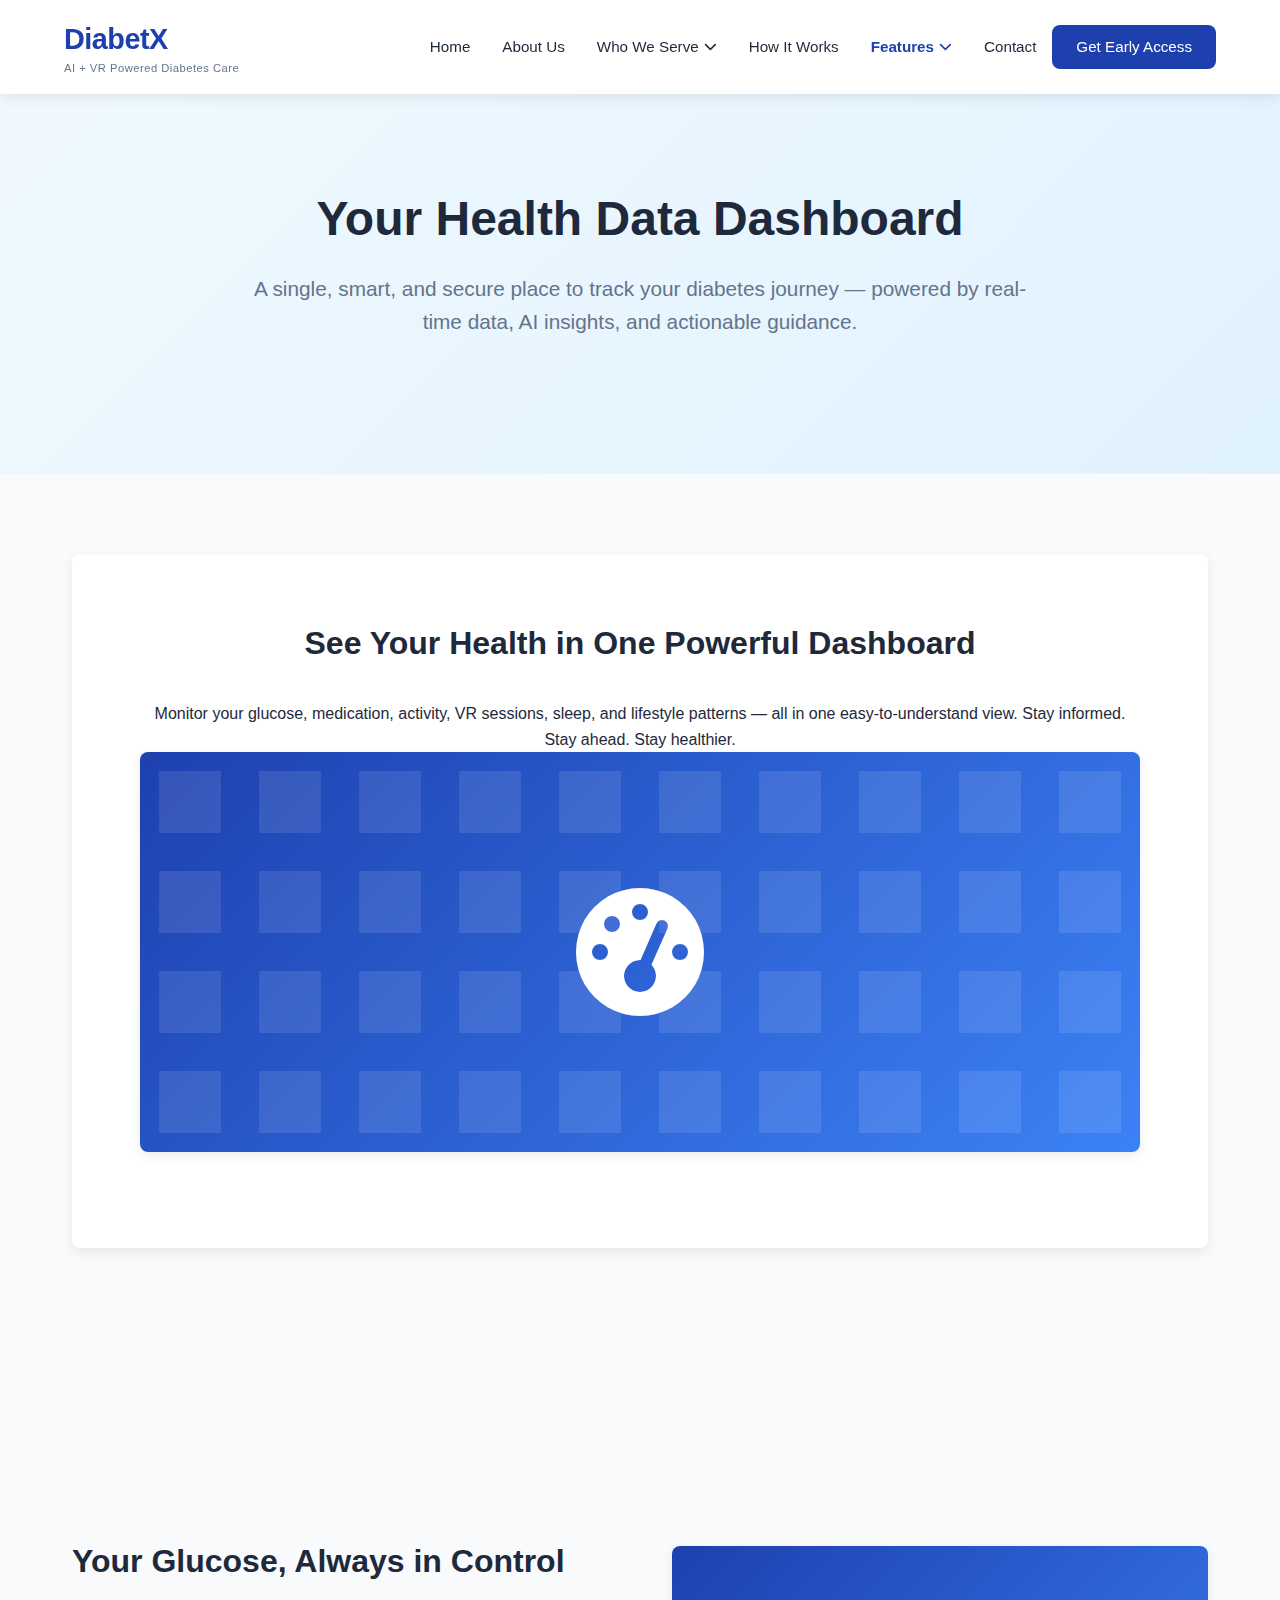
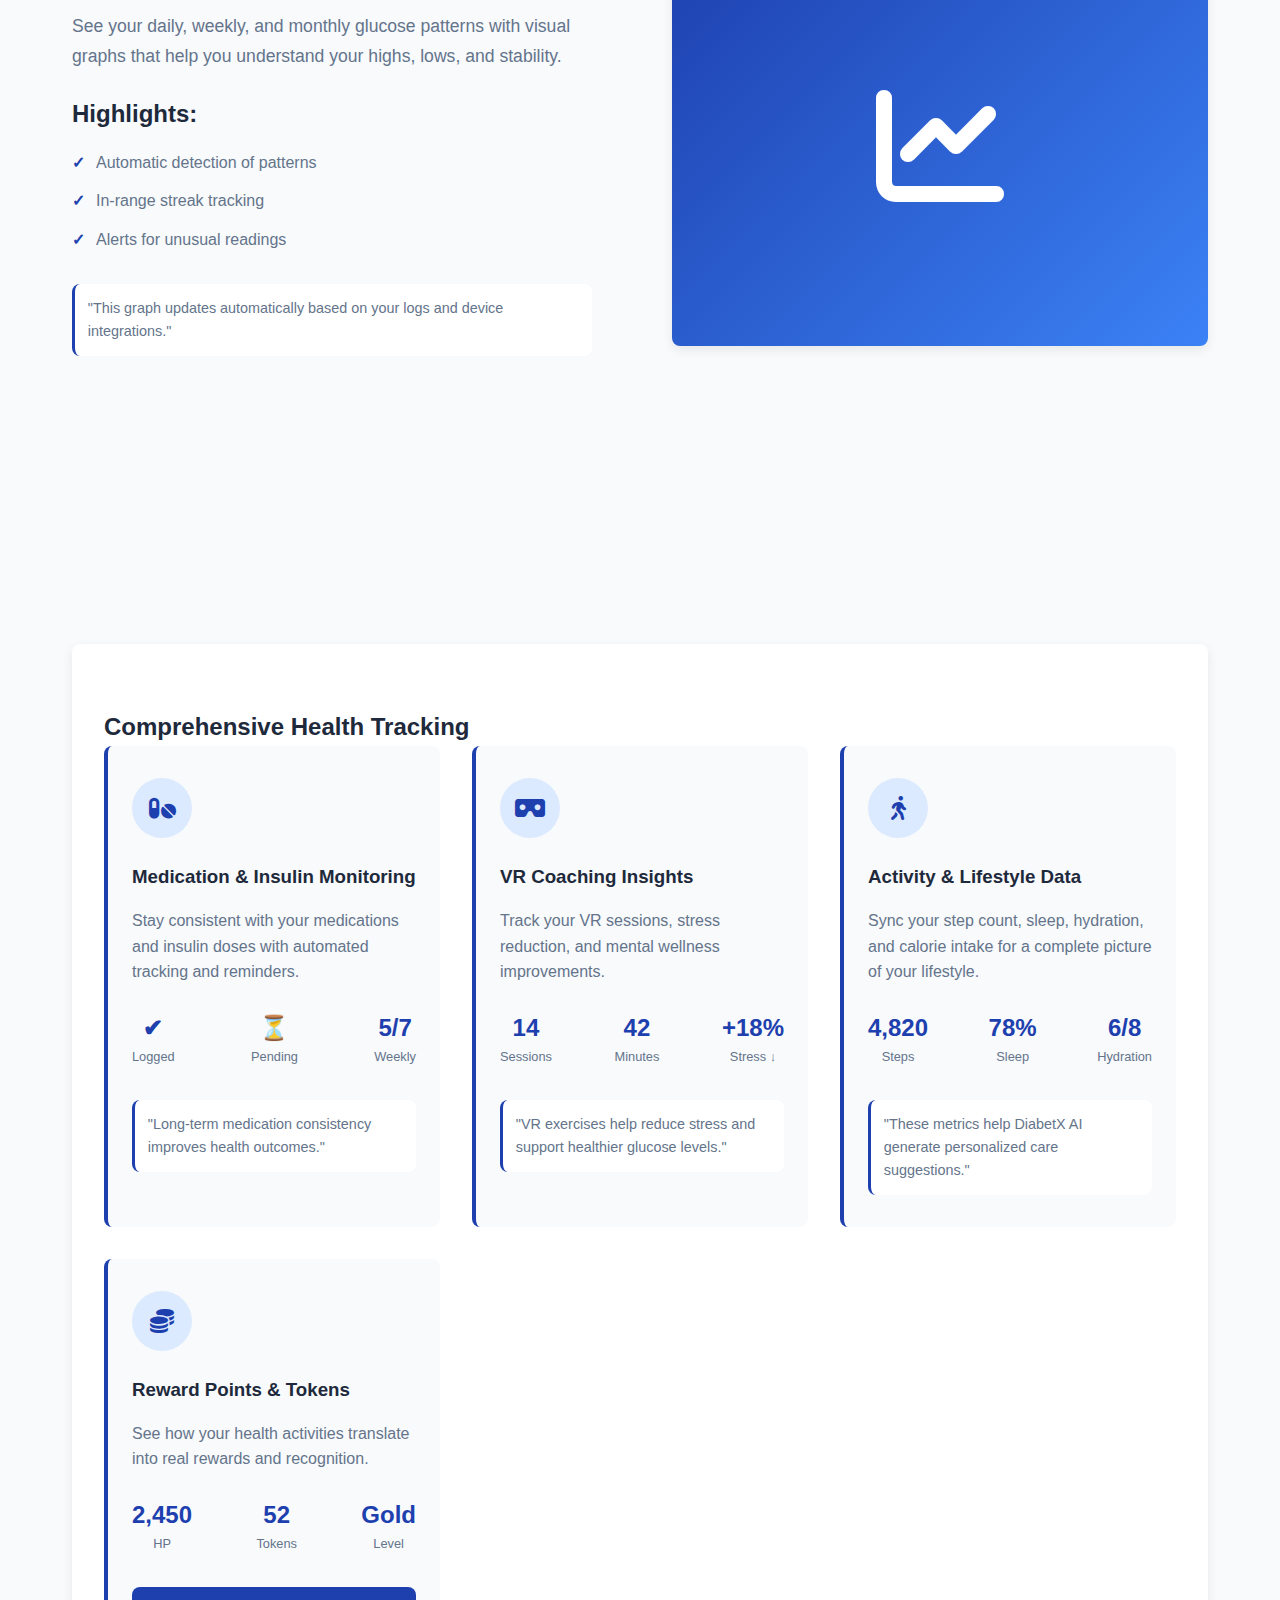
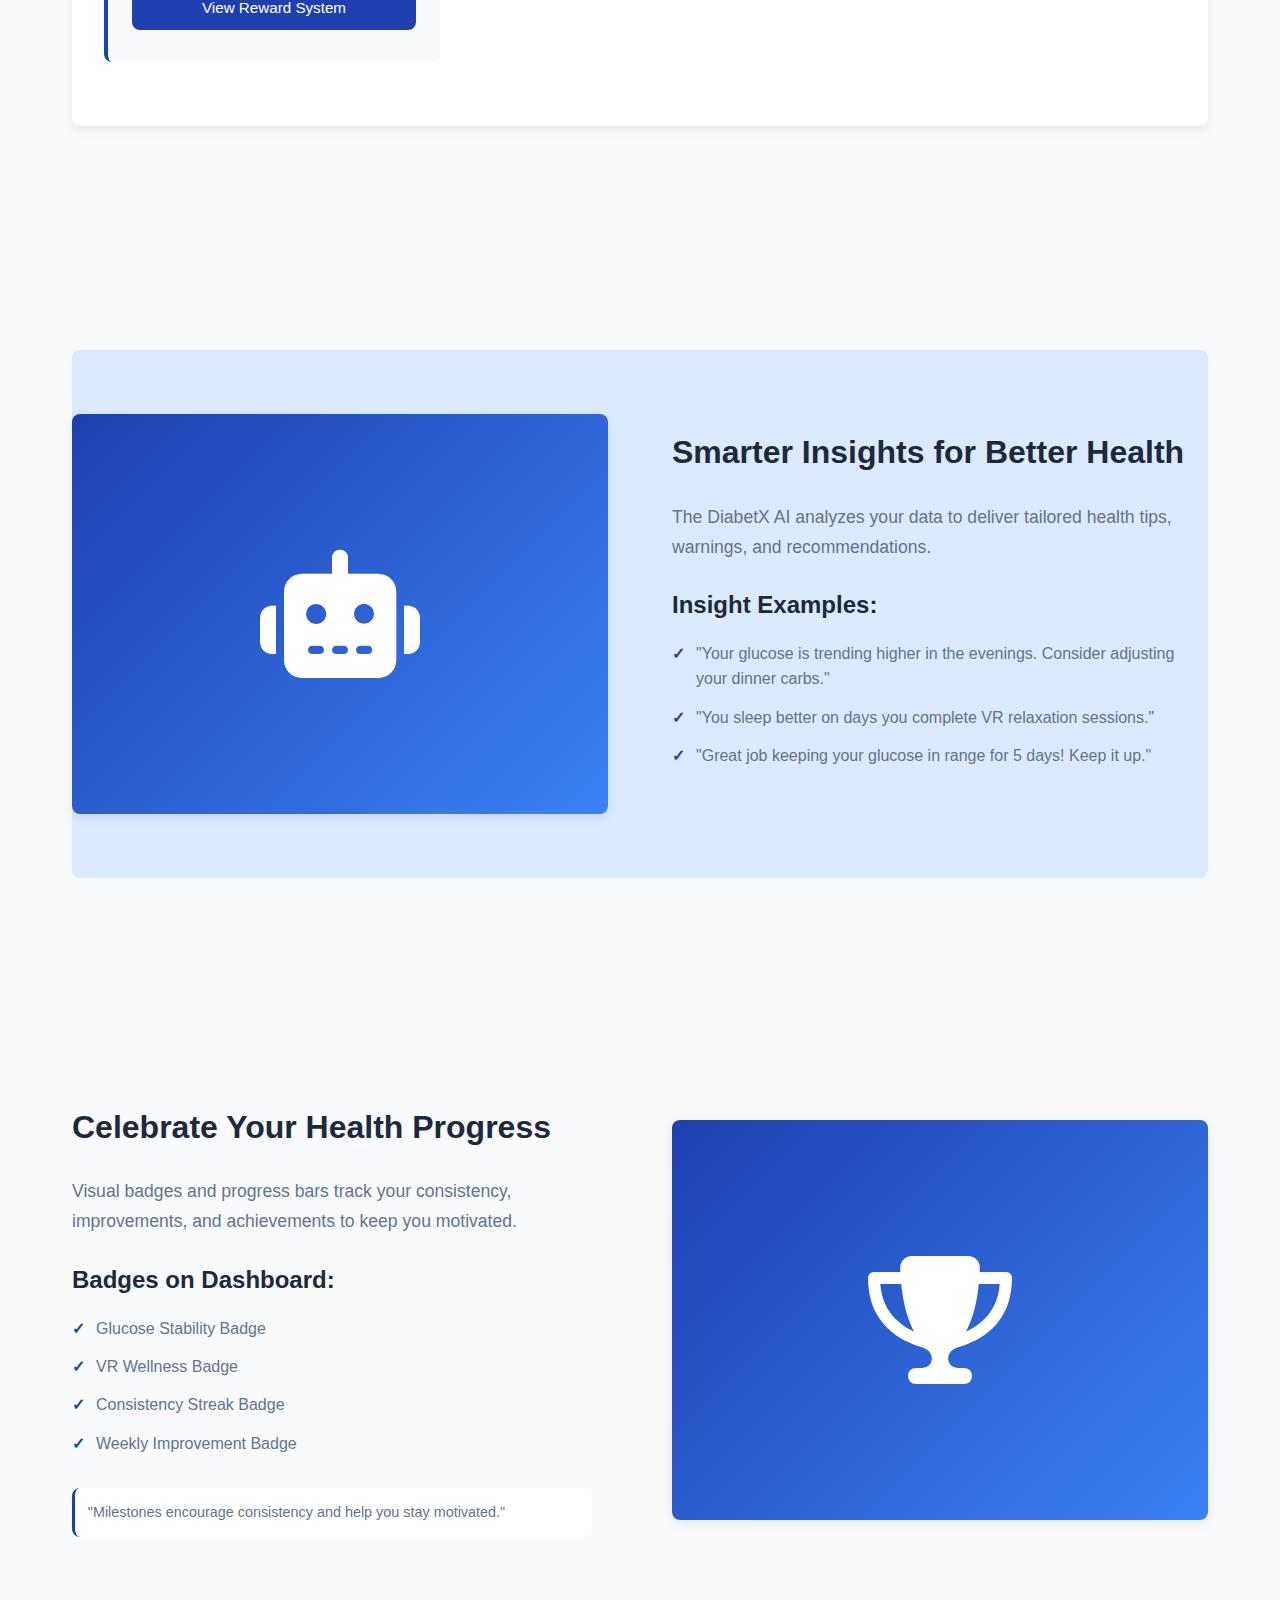
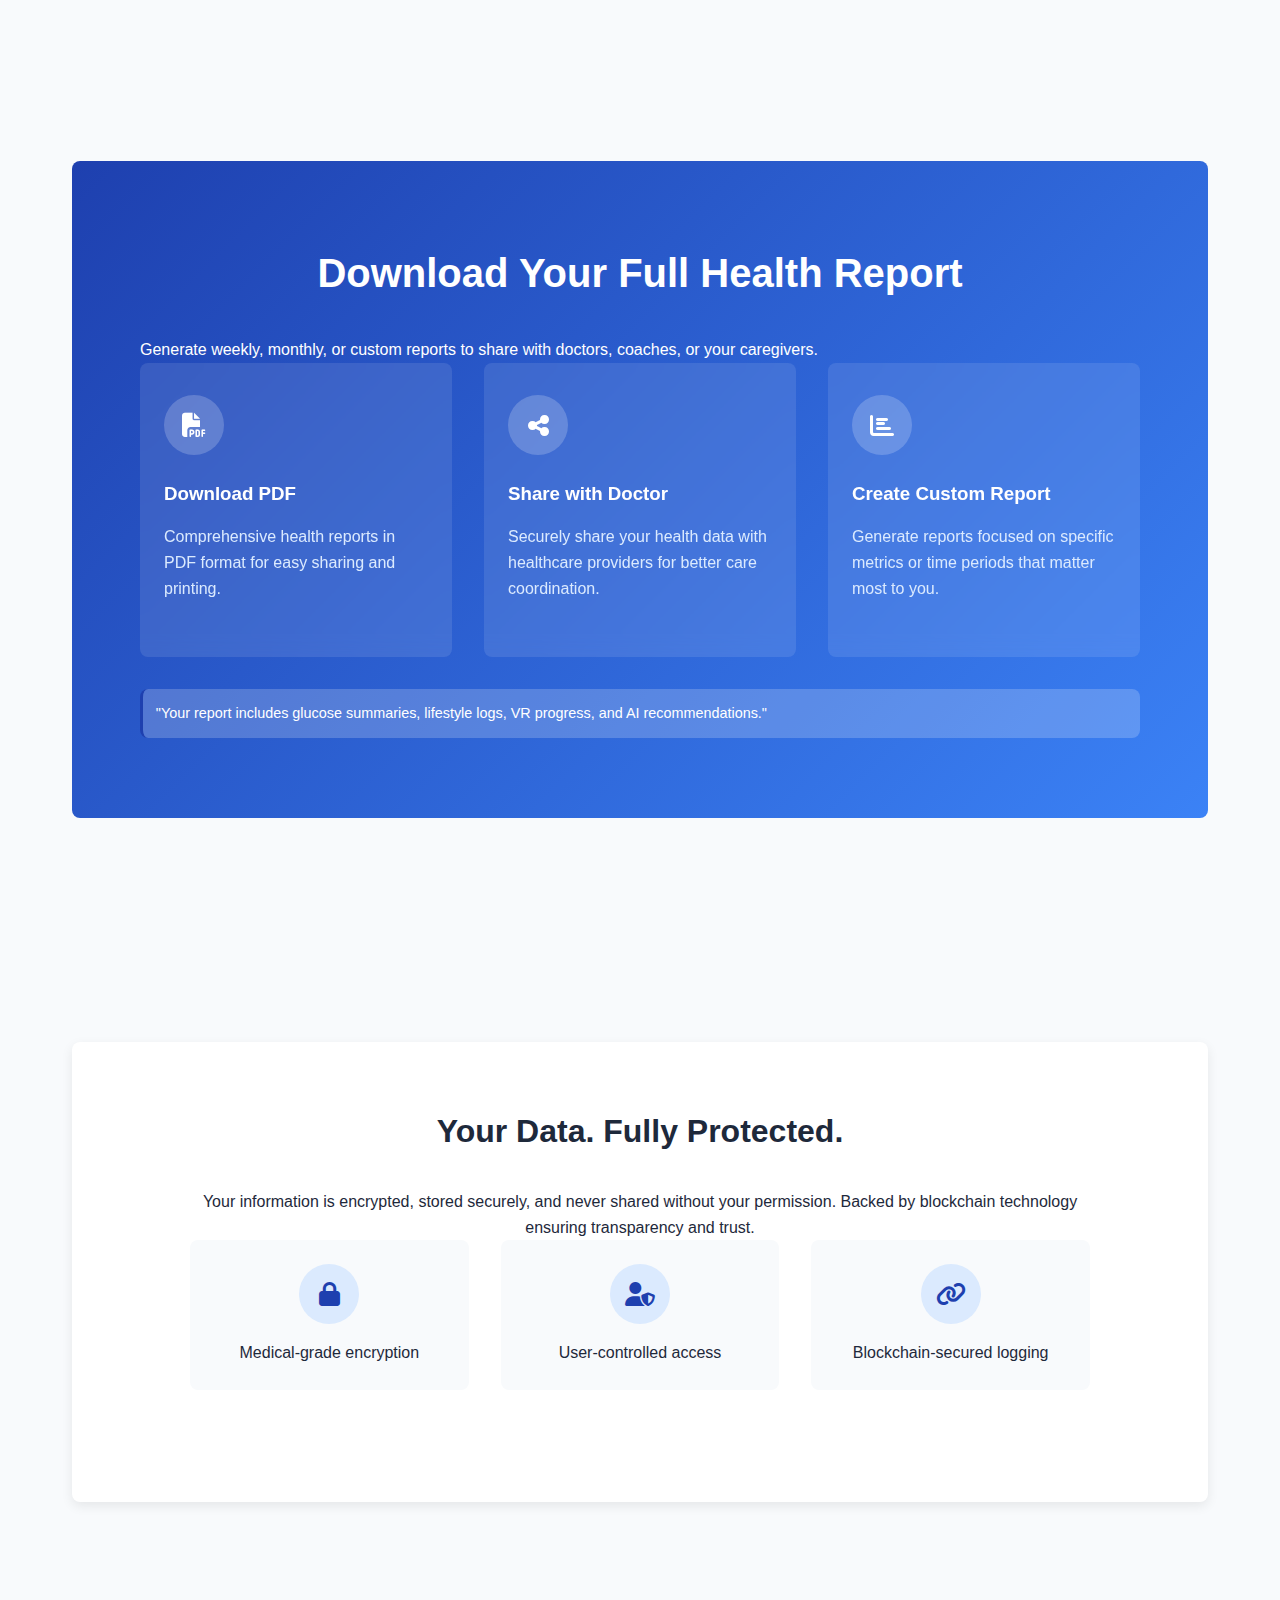
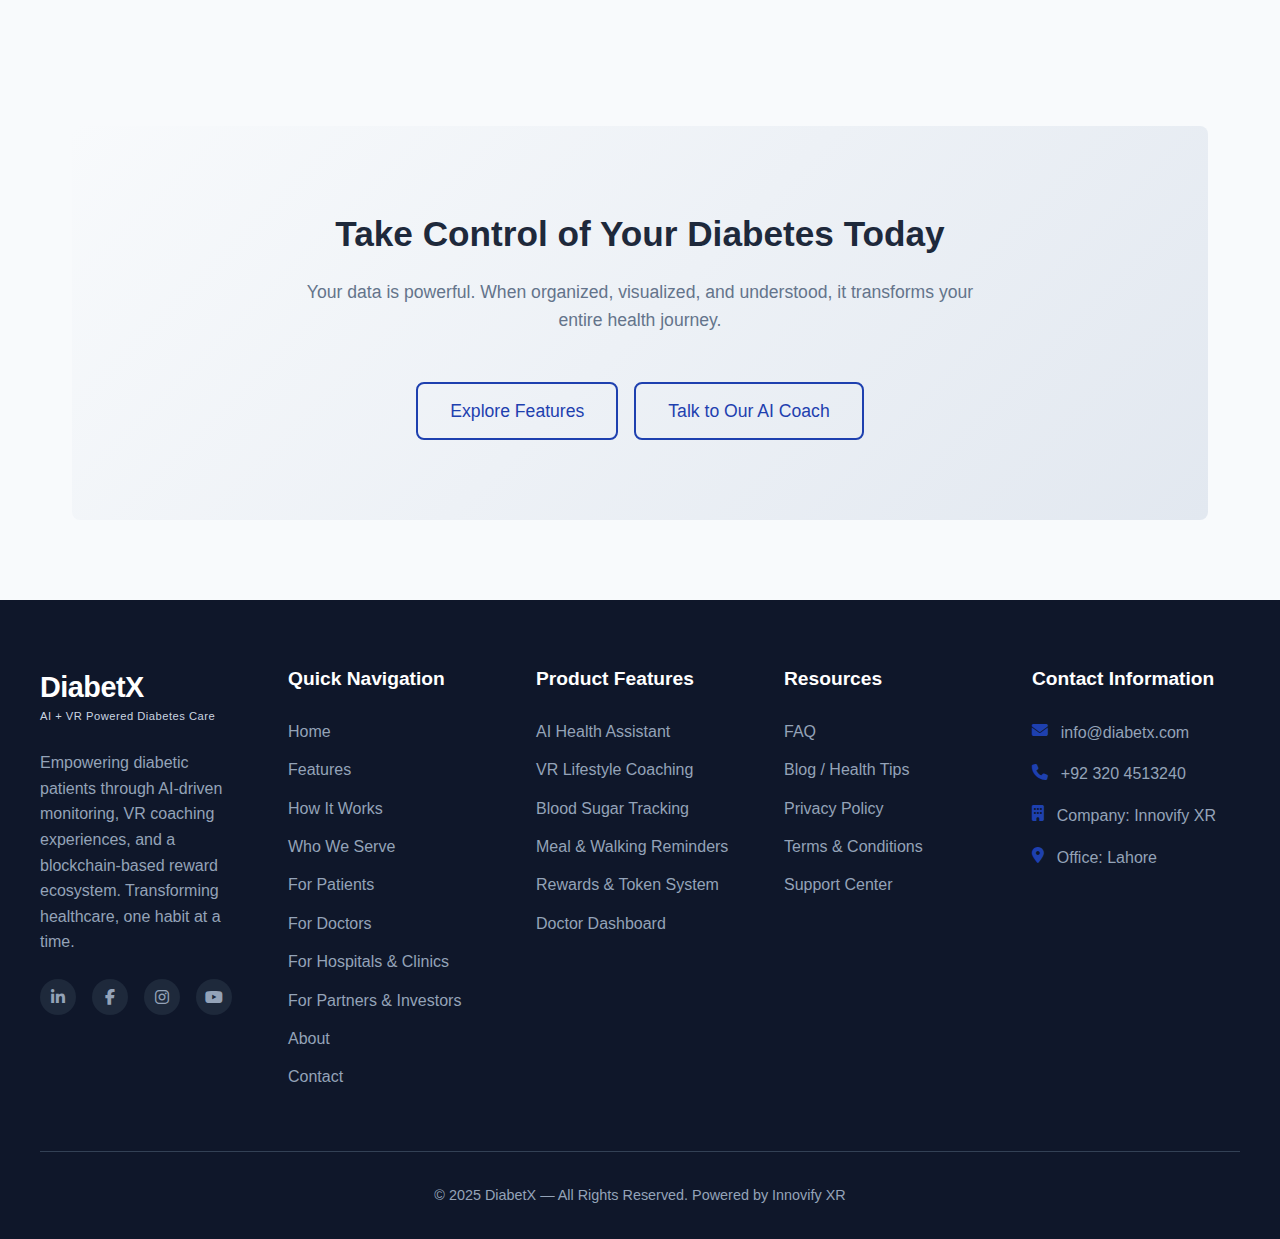
<file: data dashboard.html>
<!DOCTYPE html>
<html lang="en">
<head>
    <meta charset="UTF-8">
    <meta name="viewport" content="width=device-width, initial-scale=1.0">
    <title>Health Data Dashboard - DiabetX | AI + VR Powered Diabetes Care</title>
    <link rel="stylesheet" href="https://cdnjs.cloudflare.com/ajax/libs/font-awesome/6.4.0/css/all.min.css">
    <style>
        * {
            margin: 0;
            padding: 0;
            box-sizing: border-box;
            font-family: 'Segoe UI', Tahoma, Geneva, Verdana, sans-serif;
        }

        :root {
            --primary-blue: #1e40af;
            --dark-blue: #1e3a8a;
            --light-blue: #dbeafe;
            --primary-green: #059669;
            --light-green: #d1fae5;
            --primary-purple: #7c3aed;
            --light-purple: #ede9fe;
            --text-dark: #1e293b;
            --text-gray: #64748b;
            --light-gray: #f8fafc;
            --white: #ffffff;
            --border-radius: 8px;
            --box-shadow: 0 4px 12px rgba(0, 0, 0, 0.08);
            --transition: all 0.3s ease;
        }

        body {
            background-color: var(--light-gray);
            color: var(--text-dark);
            line-height: 1.6;
        }

        /* Header Styles */
        header {
            background-color: var(--white);
            box-shadow: var(--box-shadow);
            position: sticky;
            top: 0;
            z-index: 1000;
            padding: 0 5%;
        }

        .navbar {
            display: flex;
            justify-content: space-between;
            align-items: center;
            padding: 1rem 0;
        }

        .logo-section {
            display: flex;
            align-items: center;
        }

        .logo {
            display: flex;
            flex-direction: column;
        }

        .logo-text {
            font-size: 1.8rem;
            font-weight: 700;
            color: var(--primary-blue);
            letter-spacing: -0.5px;
        }

        .tagline {
            font-size: 0.7rem;
            color: var(--text-gray);
            margin-top: -2px;
            letter-spacing: 0.5px;
        }

        .nav-menu {
            display: flex;
            list-style: none;
            align-items: center;
        }

        .nav-item {
            position: relative;
            margin: 0 1rem;
        }

        .nav-link {
            text-decoration: none;
            color: var(--text-dark);
            font-weight: 500;
            font-size: 0.95rem;
            transition: var(--transition);
            padding: 0.5rem 0;
            display: flex;
            align-items: center;
        }

        .nav-link:hover {
            color: var(--primary-blue);
        }

        .nav-link.active {
            color: var(--primary-blue);
            font-weight: 600;
        }

        .nav-link i {
            margin-left: 5px;
            font-size: 0.8rem;
        }

        .dropdown {
            position: absolute;
            top: 100%;
            left: 0;
            background-color: var(--white);
            box-shadow: var(--box-shadow);
            border-radius: var(--border-radius);
            padding: 0.75rem 0;
            min-width: 220px;
            opacity: 0;
            visibility: hidden;
            transform: translateY(10px);
            transition: var(--transition);
            z-index: 100;
        }

        .nav-item:hover .dropdown {
            opacity: 1;
            visibility: visible;
            transform: translateY(0);
        }

        .dropdown-item {
            display: block;
            padding: 0.6rem 1.5rem;
            text-decoration: none;
            color: var(--text-gray);
            font-size: 0.9rem;
            transition: var(--transition);
        }

        .dropdown-item:hover {
            background-color: var(--light-gray);
            color: var(--primary-blue);
        }

        .nav-actions {
            display: flex;
            align-items: center;
            gap: 1rem;
        }

        .btn-login {
            color: var(--text-gray);
            text-decoration: none;
            font-weight: 500;
            font-size: 0.95rem;
            transition: var(--transition);
        }

        .btn-login:hover {
            color: var(--primary-blue);
        }

        .btn-primary {
            background-color: var(--primary-blue);
            color: var(--white);
            text-decoration: none;
            padding: 0.6rem 1.5rem;
            border-radius: var(--border-radius);
            font-weight: 500;
            font-size: 0.95rem;
            transition: var(--transition);
            display: inline-block;
            text-align: center;
        }

        .btn-primary:hover {
            background-color: var(--dark-blue);
        }

        .btn-secondary {
            background-color: transparent;
            color: var(--primary-blue);
            border: 1px solid var(--primary-blue);
            text-decoration: none;
            padding: 0.6rem 1.5rem;
            border-radius: var(--border-radius);
            font-weight: 500;
            font-size: 0.95rem;
            transition: var(--transition);
            display: inline-block;
            text-align: center;
        }

        .btn-secondary:hover {
            background-color: var(--light-blue);
        }

        .hamburger {
            display: none;
            cursor: pointer;
            font-size: 1.5rem;
            color: var(--text-dark);
        }

        /* Section Styles */
        section {
            padding: 5rem 2rem;
        }

        .container {
            max-width: 1200px;
            margin: 0 auto;
        }

        .section-header {
            text-align: center;
            margin-bottom: 3rem;
        }

        .section-title {
            font-size: 2.2rem;
            color: var(--text-dark);
            margin-bottom: 1rem;
        }

        .section-subtitle {
            font-size: 1.1rem;
            color: var(--text-gray);
            max-width: 700px;
            margin: 0 auto;
        }

        /* Hero Section */
        .hero {
            background: linear-gradient(135deg, #f0f9ff 0%, #e0f2fe 100%);
            padding: 6rem 2rem;
            text-align: center;
        }

        .hero-content {
            max-width: 900px;
            margin: 0 auto;
        }

        .hero-title {
            font-size: 3rem;
            color: var(--text-dark);
            margin-bottom: 1.5rem;
            line-height: 1.2;
        }

        .hero-subtitle {
            font-size: 1.3rem;
            color: var(--text-gray);
            margin-bottom: 2.5rem;
            max-width: 800px;
            margin-left: auto;
            margin-right: auto;
        }

        /* Dashboard Preview Section */
        .dashboard-preview {
            background-color: var(--white);
            padding: 4rem 2rem;
            border-radius: var(--border-radius);
            box-shadow: var(--box-shadow);
            margin-bottom: 4rem;
        }

        .dashboard-content {
            max-width: 1000px;
            margin: 0 auto;
            text-align: center;
        }

        .dashboard-content h2 {
            font-size: 2rem;
            margin-bottom: 2rem;
            color: var(--text-dark);
        }

        .dashboard-visual {
            background: linear-gradient(135deg, var(--primary-blue), #3b82f6);
            border-radius: var(--border-radius);
            height: 400px;
            display: flex;
            align-items: center;
            justify-content: center;
            color: white;
            box-shadow: var(--box-shadow);
            margin-bottom: 2rem;
            position: relative;
            overflow: hidden;
        }

        .dashboard-visual::before {
            content: '';
            position: absolute;
            top: 0;
            left: 0;
            right: 0;
            bottom: 0;
            background: url('data:image/svg+xml,<svg xmlns="http://www.w3.org/2000/svg" viewBox="0 0 100 100" width="100" height="100" opacity="0.1"><path d="M20,20 L80,20 L80,80 L20,80 Z" fill="white" stroke="white" stroke-width="2"/><path d="M30,30 L70,30 L70,70 L30,70 Z" fill="none" stroke="white" stroke-width="1"/><circle cx="50" cy="50" r="15" fill="none" stroke="white" stroke-width="1"/></svg>');
            background-size: 100px 100px;
            z-index: 1;
        }

        .dashboard-visual i {
            font-size: 8rem;
            z-index: 2;
        }

        /* Feature Sections */
        .feature-section {
            padding: 4rem 0;
        }

        .feature-section.blue-bg {
            background-color: var(--light-blue);
            border-radius: var(--border-radius);
        }

        .feature-section.green-bg {
            background-color: var(--light-green);
            border-radius: var(--border-radius);
        }

        .feature-content {
            display: grid;
            grid-template-columns: 1fr 1fr;
            gap: 4rem;
            align-items: center;
        }

        .feature-text {
            padding-right: 1rem;
        }

        .feature-text h2 {
            font-size: 2rem;
            margin-bottom: 1.5rem;
            color: var(--text-dark);
        }

        .feature-text h3 {
            font-size: 1.5rem;
            margin-bottom: 1rem;
            color: var(--text-dark);
        }

        .feature-text p {
            font-size: 1.1rem;
            color: var(--text-gray);
            margin-bottom: 1.5rem;
            line-height: 1.7;
        }

        .feature-list {
            list-style: none;
            margin-bottom: 2rem;
        }

        .feature-list li {
            margin-bottom: 0.8rem;
            padding-left: 1.5rem;
            position: relative;
            color: var(--text-gray);
        }

        .feature-list li::before {
            content: '✓';
            position: absolute;
            left: 0;
            color: var(--primary-blue);
            font-weight: bold;
        }

        .feature-visual {
            background: linear-gradient(135deg, var(--primary-blue), #3b82f6);
            border-radius: var(--border-radius);
            height: 400px;
            display: flex;
            align-items: center;
            justify-content: center;
            color: white;
            box-shadow: var(--box-shadow);
        }

        .feature-visual.green {
            background: linear-gradient(135deg, var(--primary-blue),#3b82f6);
        }

        .feature-visual.purple {
            background: linear-gradient(135deg, var(--primary-blue), #3b82f6);
        }

        .feature-visual i {
            font-size: 8rem;
        }

        /* Dashboard Cards Grid */
        .cards-section {
            background-color: var(--white);
            padding: 4rem 2rem;
            border-radius: var(--border-radius);
            box-shadow: var(--box-shadow);
            margin: 4rem 0;
        }

        .cards-content {
            max-width: 1000px;
            margin: 0 auto;
        }

        .cards-content h2 {
            font-size: 2rem;
            margin-bottom: 2rem;
            color: var(--text-dark);
            text-align: center;
        }

        .cards-grid {
            display: grid;
            grid-template-columns: repeat(auto-fit, minmax(300px, 1fr));
            gap: 2rem;
        }

        .card-item {
            display: flex;
            flex-direction: column;
            padding: 2rem 1.5rem;
            background-color: var(--light-gray);
            border-radius: var(--border-radius);
            transition: var(--transition);
            border-left: 4px solid var(--primary-blue);
        }

        .card-item:hover {
            transform: translateY(-5px);
            box-shadow: var(--box-shadow);
        }

        .card-icon {
            background-color: var(--light-blue);
            color: var(--primary-blue);
            width: 60px;
            height: 60px;
            border-radius: 50%;
            display: flex;
            align-items: center;
            justify-content: center;
            margin-bottom: 1.5rem;
            font-size: 1.5rem;
        }

        .card-item h3 {
            margin-bottom: 1rem;
            color: var(--text-dark);
        }

        .card-item p {
            color: var(--text-gray);
            margin-bottom: 1.5rem;
        }

        .card-stats {
            display: flex;
            justify-content: space-between;
            margin-bottom: 1rem;
        }

        .stat-item {
            display: flex;
            flex-direction: column;
            align-items: center;
        }

        .stat-value {
            font-size: 1.5rem;
            font-weight: bold;
            color: var(--primary-blue);
        }

        .stat-label {
            font-size: 0.8rem;
            color: var(--text-gray);
        }

        .card-tooltip {
            background-color: var(--white);
            padding: 0.8rem;
            border-radius: var(--border-radius);
            font-size: 0.9rem;
            color: var(--text-gray);
            border-left: 3px solid var(--primary-blue);
            margin-top: 1rem;
        }

        /* Insights Section */
        .insights-section {
            background: linear-gradient(135deg, var(--primary-blue), #3b82f6);
            color: var(--white);
            padding: 5rem 2rem;
            border-radius: var(--border-radius);
        }

        .insights-content {
            max-width: 1000px;
            margin: 0 auto;
        }

        .insights-content h2 {
            font-size: 2.5rem;
            margin-bottom: 2rem;
            color: var(--white);
            text-align: center;
        }

        .insights-grid {
            display: grid;
            grid-template-columns: repeat(auto-fit, minmax(300px, 1fr));
            gap: 2rem;
        }

        .insight-item {
            display: flex;
            flex-direction: column;
            padding: 2rem 1.5rem;
            background-color: rgba(255, 255, 255, 0.1);
            border-radius: var(--border-radius);
            backdrop-filter: blur(10px);
        }

        .insight-icon {
            background-color: rgba(255, 255, 255, 0.2);
            color: var(--white);
            width: 60px;
            height: 60px;
            border-radius: 50%;
            display: flex;
            align-items: center;
            justify-content: center;
            margin-bottom: 1.5rem;
            font-size: 1.5rem;
        }

        .insight-item h3 {
            margin-bottom: 1rem;
            color: var(--white);
        }

        .insight-item p {
            color: var(--light-blue);
            margin-bottom: 1.5rem;
        }

        /* Security Section */
        .security-section {
            background-color: var(--white);
            padding: 4rem 2rem;
            border-radius: var(--border-radius);
            box-shadow: var(--box-shadow);
            margin: 4rem 0;
        }

        .security-content {
            max-width: 900px;
            margin: 0 auto;
            text-align: center;
        }

        .security-content h2 {
            font-size: 2rem;
            margin-bottom: 2rem;
            color: var(--text-dark);
        }

        .security-grid {
            display: grid;
            grid-template-columns: repeat(auto-fit, minmax(200px, 1fr));
            gap: 2rem;
            margin-bottom: 3rem;
        }

        .security-item {
            display: flex;
            flex-direction: column;
            align-items: center;
            text-align: center;
            padding: 1.5rem;
            background-color: var(--light-gray);
            border-radius: var(--border-radius);
            transition: var(--transition);
        }

        .security-item:hover {
            transform: translateY(-5px);
            box-shadow: var(--box-shadow);
        }

        .security-icon {
            background-color: var(--light-blue);
            color: var(--primary-blue);
            width: 60px;
            height: 60px;
            border-radius: 50%;
            display: flex;
            align-items: center;
            justify-content: center;
            margin-bottom: 1rem;
            font-size: 1.5rem;
        }

        .security-item p {
            color: var(--text-dark);
            font-weight: 500;
        }

        /* CTA Section */
        .cta-section {
            background: linear-gradient(135deg, #f8fafc 0%, #e2e8f0 100%);
            text-align: center;
            padding: 5rem 2rem;
            border-radius: var(--border-radius);
        }

        .cta-section .section-title {
            color: var(--text-dark);
        }

        .cta-section .section-subtitle {
            color: var(--text-gray);
        }

        .cta-buttons {
            display: flex;
            gap: 1rem;
            justify-content: center;
            margin-top: 2rem;
            flex-wrap: wrap;
        }

        .cta-button {
            background-color: var(--primary-blue);
            color: var(--white);
            font-size: 1.1rem;
            padding: 0.8rem 2rem;
        }

        .cta-button.secondary {
            background-color: transparent;
            color: var(--primary-blue);
            border: 2px solid var(--primary-blue);
        }

        .cta-button:hover {
            background-color: var(--dark-blue);
        }

        .cta-button.secondary:hover {
            background-color: var(--light-blue);
        }

        /* Footer Styles */
        footer {
            background-color: #0f172a;
            color: var(--white);
            padding: 4rem 2rem 2rem;
        }

        .footer-container {
            max-width: 1200px;
            margin: 0 auto;
            display: grid;
            grid-template-columns: repeat(auto-fit, minmax(200px, 1fr));
            gap: 2.5rem;
        }

        .footer-brand {
            max-width: 300px;
        }

        .footer-logo {
            margin-bottom: 1.5rem;
        }

        .footer-logo .logo-text {
            font-size: 1.8rem;
            color: var(--white);
        }

        .footer-logo .tagline {
            color: #cbd5e1;
        }

        .footer-description {
            color: #94a3b8;
            margin-bottom: 1.5rem;
            line-height: 1.6;
        }

        .footer-heading {
            font-size: 1.2rem;
            margin-bottom: 1.5rem;
            color: var(--white);
            font-weight: 600;
        }

        .footer-links {
            list-style: none;
        }

        .footer-links li {
            margin-bottom: 0.8rem;
        }

        .footer-links a {
            color: #94a3b8;
            text-decoration: none;
            transition: var(--transition);
        }

        .footer-links a:hover {
            color: var(--white);
        }

        .contact-info {
            color: #94a3b8;
            line-height: 1.8;
        }

        .contact-info p {
            margin-bottom: 0.8rem;
            display: flex;
            align-items: flex-start;
        }

        .contact-info i {
            margin-right: 0.8rem;
            margin-top: 0.2rem;
            color: var(--primary-blue);
        }

        .social-links {
            display: flex;
            gap: 1rem;
            margin-top: 1.5rem;
        }

        .social-link {
            display: flex;
            align-items: center;
            justify-content: center;
            width: 36px;
            height: 36px;
            background-color: #1e293b;
            border-radius: 50%;
            color: #94a3b8;
            text-decoration: none;
            transition: var(--transition);
        }

        .social-link:hover {
            background-color: var(--primary-blue);
            color: var(--white);
        }

        .footer-bottom {
            max-width: 1200px;
            margin: 3rem auto 0;
            padding-top: 2rem;
            border-top: 1px solid #334155;
            text-align: center;
            color: #94a3b8;
            font-size: 0.9rem;
        }

        /* Responsive Styles */
        @media screen and (max-width: 1024px) {
            .nav-menu {
                gap: 0.5rem;
            }
            
            .nav-item {
                margin: 0 0.5rem;
            }

            .hero-title {
                font-size: 2.5rem;
            }

            .feature-content {
                gap: 2rem;
            }
        }

        @media screen and (max-width: 768px) {
            .hamburger {
                display: block;
            }

            .nav-menu {
                position: fixed;
                left: -100%;
                top: 70px;
                flex-direction: column;
                background-color: var(--white);
                width: 100%;
                text-align: center;
                transition: 0.3s;
                box-shadow: 0 10px 27px rgba(0, 0, 0, 0.05);
                padding: 2rem 0;
                height: calc(100vh - 70px);
                overflow-y: auto;
            }

            .nav-menu.active {
                left: 0;
            }

            .nav-item {
                margin: 1rem 0;
                width: 100%;
            }

            .nav-link {
                justify-content: center;
                padding: 1rem;
            }

            .dropdown {
                position: static;
                opacity: 1;
                visibility: visible;
                transform: none;
                box-shadow: none;
                background-color: var(--light-gray);
                border-radius: 0;
                width: 100%;
                display: none;
                padding: 0;
            }

            .dropdown.active {
                display: block;
            }

            .dropdown-item {
                padding: 0.8rem 1.5rem;
                border-top: 1px solid #e2e8f0;
            }

            .nav-actions {
                flex-direction: column;
                width: 100%;
                gap: 1rem;
                margin-top: 1rem;
            }

            .btn-login, .btn-primary {
                width: 80%;
                text-align: center;
                padding: 0.8rem;
            }

            .hero-title {
                font-size: 2rem;
            }

            .hero-subtitle {
                font-size: 1.1rem;
            }

            .feature-content {
                grid-template-columns: 1fr;
            }

            .feature-visual {
                height: 300px;
                order: -1;
            }

            .feature-visual i {
                font-size: 6rem;
            }

            .cards-grid, .insights-grid, .security-grid {
                grid-template-columns: repeat(2, 1fr);
            }

            .cta-buttons {
                flex-direction: column;
                align-items: center;
            }

            .footer-container {
                grid-template-columns: 1fr;
                gap: 2rem;
            }
        }

        @media screen and (max-width: 480px) {
            .cards-grid, .insights-grid, .security-grid {
                grid-template-columns: 1fr;
            }
        }
    </style>
</head>
<body>
    <header>
        <nav class="navbar">
            <div class="logo-section">
                <div class="logo">
                    <span class="logo-text">DiabetX</span>
                    <span class="tagline">AI + VR Powered Diabetes Care</span>
                </div>
            </div>

            <ul class="nav-menu">
                <li class="nav-item">
                    <a href="index.html" class="nav-link">Home</a>
                </li>
                 <li class="nav-item">
                    <a href="about us.html" class="nav-link">About Us</a>
                </li>
                <li class="nav-item">
                    <a href="who we server.html" class="nav-link">Who We Serve <i class="fas fa-chevron-down"></i></a>
                    <div class="dropdown">
                        <a href="For Patients.html" class="dropdown-item">For Patients</a>
                        <a href="For Doctors.html" class="dropdown-item">For Doctors</a>
                        <a href="For Hospitals & Clinics.html" class="dropdown-item">For Hospitals & Clinics</a>
                        <a href="For Partners & Investors.html" class="dropdown-item">For Partners & Investors</a>
                    </div>
                </li>
                <li class="nav-item">
                    <a href="how it work.html" class="nav-link">How It Works</a>
                </li>
                <li class="nav-item">
                    <a href="feature.html" class="nav-link active">Features <i class="fas fa-chevron-down"></i></a>
                    <div class="dropdown">
                        <a href="ai  asstance.html" class="dropdown-item">AI Health Assistant</a>
                        <a href="vr coching.html" class="dropdown-item">VR Coaching</a>
                        <a href="#" class="dropdown-item">Rewards System</a>
                        <a href="#" class="dropdown-item">Data Dashboard</a>
                    </div>
                </li>
                
                
                
               
                <li class="nav-item">
                    <a href="#" class="nav-link">Contact</a>
                </li>
                
                <div class="nav-actions">
                  
                    <a href="#" class="btn-primary">Get Early Access</a>
                </div>
            </ul>

            <div class="hamburger">
                <i class="fas fa-bars"></i>
            </div>
        </nav>
    </header>

    <main>
        <!-- Hero Section -->
        <section class="hero">
            <div class="hero-content">
                <h1 class="hero-title">Your Health Data Dashboard</h1>
                <p class="hero-subtitle">A single, smart, and secure place to track your diabetes journey — powered by real-time data, AI insights, and actionable guidance.</p>
            </div>
        </section>

        <!-- Dashboard Preview Section -->
        <section class="container">
            <div class="dashboard-preview">
                <div class="dashboard-content">
                    <h2>See Your Health in One Powerful Dashboard</h2>
                    <p>Monitor your glucose, medication, activity, VR sessions, sleep, and lifestyle patterns — all in one easy-to-understand view. Stay informed. Stay ahead. Stay healthier.</p>
                    <div class="dashboard-visual">
                        <i class="fas fa-tachometer-alt"></i>
                    </div>
                </div>
            </div>
        </section>

        <!-- Real-Time Glucose Tracking -->
        <section class="container">
            <div class="feature-section">
                <div class="feature-content">
                    <div class="feature-text">
                        <h2>Your Glucose, Always in Control</h2>
                        <p>See your daily, weekly, and monthly glucose patterns with visual graphs that help you understand your highs, lows, and stability.</p>
                        
                        <h3>Highlights:</h3>
                        <ul class="feature-list">
                            <li>Automatic detection of patterns</li>
                            <li>In-range streak tracking</li>
                            <li>Alerts for unusual readings</li>
                        </ul>

                        <div class="card-tooltip">
                            "This graph updates automatically based on your logs and device integrations."
                        </div>
                    </div>
                    <div class="feature-visual">
                        <i class="fas fa-chart-line"></i>
                    </div>
                </div>
            </div>
        </section>

        <!-- Dashboard Cards Section -->
        <section class="container">
            <div class="cards-section">
                <h2>Comprehensive Health Tracking</h2>
                <div class="cards-grid">
                    <!-- Medication & Insulin Monitoring -->
                    <div class="card-item">
                        <div class="card-icon">
                            <i class="fas fa-pills"></i>
                        </div>
                        <h3>Medication & Insulin Monitoring</h3>
                        <p>Stay consistent with your medications and insulin doses with automated tracking and reminders.</p>
                        <div class="card-stats">
                            <div class="stat-item">
                                <div class="stat-value">✔</div>
                                <div class="stat-label">Logged</div>
                            </div>
                            <div class="stat-item">
                                <div class="stat-value">⏳</div>
                                <div class="stat-label">Pending</div>
                            </div>
                            <div class="stat-item">
                                <div class="stat-value">5/7</div>
                                <div class="stat-label">Weekly</div>
                            </div>
                        </div>
                        <div class="card-tooltip">
                            "Long-term medication consistency improves health outcomes."
                        </div>
                    </div>

                    <!-- VR Coaching Insights -->
                    <div class="card-item">
                        <div class="card-icon">
                            <i class="fas fa-vr-cardboard"></i>
                        </div>
                        <h3>VR Coaching Insights</h3>
                        <p>Track your VR sessions, stress reduction, and mental wellness improvements.</p>
                        <div class="card-stats">
                            <div class="stat-item">
                                <div class="stat-value">14</div>
                                <div class="stat-label">Sessions</div>
                            </div>
                            <div class="stat-item">
                                <div class="stat-value">42</div>
                                <div class="stat-label">Minutes</div>
                            </div>
                            <div class="stat-item">
                                <div class="stat-value">+18%</div>
                                <div class="stat-label">Stress ↓</div>
                            </div>
                        </div>
                        <div class="card-tooltip">
                            "VR exercises help reduce stress and support healthier glucose levels."
                        </div>
                    </div>

                    <!-- Activity & Lifestyle Data -->
                    <div class="card-item">
                        <div class="card-icon">
                            <i class="fas fa-walking"></i>
                        </div>
                        <h3>Activity & Lifestyle Data</h3>
                        <p>Sync your step count, sleep, hydration, and calorie intake for a complete picture of your lifestyle.</p>
                        <div class="card-stats">
                            <div class="stat-item">
                                <div class="stat-value">4,820</div>
                                <div class="stat-label">Steps</div>
                            </div>
                            <div class="stat-item">
                                <div class="stat-value">78%</div>
                                <div class="stat-label">Sleep</div>
                            </div>
                            <div class="stat-item">
                                <div class="stat-value">6/8</div>
                                <div class="stat-label">Hydration</div>
                            </div>
                        </div>
                        <div class="card-tooltip">
                            "These metrics help DiabetX AI generate personalized care suggestions."
                        </div>
                    </div>

                    <!-- Reward Points & Tokens -->
                    <div class="card-item">
                        <div class="card-icon">
                            <i class="fas fa-coins"></i>
                        </div>
                        <h3>Reward Points & Tokens</h3>
                        <p>See how your health activities translate into real rewards and recognition.</p>
                        <div class="card-stats">
                            <div class="stat-item">
                                <div class="stat-value">2,450</div>
                                <div class="stat-label">HP</div>
                            </div>
                            <div class="stat-item">
                                <div class="stat-value">52</div>
                                <div class="stat-label">Tokens</div>
                            </div>
                            <div class="stat-item">
                                <div class="stat-value">Gold</div>
                                <div class="stat-label">Level</div>
                            </div>
                        </div>
                        <a href="#" class="btn-primary" style="margin-top: 1rem;">View Reward System</a>
                    </div>
                </div>
            </div>
        </section>

        <!-- AI-Generated Health Insights -->
        <section class="container">
            <div class="feature-section blue-bg">
                <div class="feature-content">
                    <div class="feature-visual">
                        <i class="fas fa-robot"></i>
                    </div>
                    <div class="feature-text">
                        <h2>Smarter Insights for Better Health</h2>
                        <p>The DiabetX AI analyzes your data to deliver tailored health tips, warnings, and recommendations.</p>
                        
                        <h3>Insight Examples:</h3>
                        <ul class="feature-list">
                            <li>"Your glucose is trending higher in the evenings. Consider adjusting your dinner carbs."</li>
                            <li>"You sleep better on days you complete VR relaxation sessions."</li>
                            <li>"Great job keeping your glucose in range for 5 days! Keep it up."</li>
                        </ul>

                        
                    </div>
                </div>
            </div>
        </section>

        <!-- Progress & Milestones -->
        <section class="container">
            <div class="feature-section">
                <div class="feature-content">
                    <div class="feature-text">
                        <h2>Celebrate Your Health Progress</h2>
                        <p>Visual badges and progress bars track your consistency, improvements, and achievements to keep you motivated.</p>
                        
                        <h3>Badges on Dashboard:</h3>
                        <ul class="feature-list">
                            <li>Glucose Stability Badge</li>
                            <li>VR Wellness Badge</li>
                            <li>Consistency Streak Badge</li>
                            <li>Weekly Improvement Badge</li>
                        </ul>

                        <div class="card-tooltip">
                            "Milestones encourage consistency and help you stay motivated."
                        </div>
                    </div>
                    <div class="feature-visual green">
                        <i class="fas fa-trophy"></i>
                    </div>
                </div>
            </div>
        </section>

        <!-- Advanced Reports & Trends -->
        <section class="container">
            <div class="insights-section">
                <div class="insights-content">
                    <h2>Download Your Full Health Report</h2>
                    <p>Generate weekly, monthly, or custom reports to share with doctors, coaches, or your caregivers.</p>
                    <div class="insights-grid">
                        <div class="insight-item">
                            <div class="insight-icon">
                                <i class="fas fa-file-pdf"></i>
                            </div>
                            <h3>Download PDF</h3>
                            <p>Comprehensive health reports in PDF format for easy sharing and printing.</p>
                        </div>
                        <div class="insight-item">
                            <div class="insight-icon">
                                <i class="fas fa-share-alt"></i>
                            </div>
                            <h3>Share with Doctor</h3>
                            <p>Securely share your health data with healthcare providers for better care coordination.</p>
                        </div>
                        <div class="insight-item">
                            <div class="insight-icon">
                                <i class="fas fa-chart-bar"></i>
                            </div>
                            <h3>Create Custom Report</h3>
                            <p>Generate reports focused on specific metrics or time periods that matter most to you.</p>
                        </div>
                    </div>
                    <div class="card-tooltip" style="background-color: rgba(255,255,255,0.2); color: white; margin-top: 2rem;">
                        "Your report includes glucose summaries, lifestyle logs, VR progress, and AI recommendations."
                    </div>
                </div>
            </div>
        </section>

        <!-- Secure Data Storage & Privacy -->
        <section class="container">
            <div class="security-section">
                <div class="security-content">
                    <h2>Your Data. Fully Protected.</h2>
                    <p>Your information is encrypted, stored securely, and never shared without your permission. Backed by blockchain technology ensuring transparency and trust.</p>
                    <div class="security-grid">
                        <div class="security-item">
                            <div class="security-icon">
                                <i class="fas fa-lock"></i>
                            </div>
                            <p>Medical-grade encryption</p>
                        </div>
                        <div class="security-item">
                            <div class="security-icon">
                                <i class="fas fa-user-shield"></i>
                            </div>
                            <p>User-controlled access</p>
                        </div>
                        <div class="security-item">
                            <div class="security-icon">
                                <i class="fas fa-link"></i>
                            </div>
                            <p>Blockchain-secured logging</p>
                        </div>
                    </div>
                </div>
            </div>
        </section>

        <!-- Final CTA Section -->
        <section class="container">
            <div class="cta-section">
                <div class="section-header">
                    <h2 class="section-title">Take Control of Your Diabetes Today</h2>
                    <p class="section-subtitle">Your data is powerful. When organized, visualized, and understood, it transforms your entire health journey.</p>
                </div>
                <div class="cta-buttons">
                   
                    <a href="feature.html" class="btn-primary cta-button secondary">Explore Features</a>
                    <a href="ai  asstance.html" class="btn-primary cta-button secondary">Talk to Our AI Coach</a>
                </div>
            </div>
        </section>
    </main>

    <footer>
        <div class="footer-container">
            <!-- Brand Section -->
            <div class="footer-brand">
                <div class="footer-logo">
                    <div class="logo">
                        <span class="logo-text">DiabetX</span>
                        <span class="tagline">AI + VR Powered Diabetes Care</span>
                    </div>
                </div>
                <p class="footer-description">
                    Empowering diabetic patients through AI-driven monitoring, VR coaching experiences, and 
                    a blockchain-based reward ecosystem. Transforming healthcare, one habit at a time.
                </p>
                <div class="social-links">
                    <a href="#" class="social-link" aria-label="LinkedIn">
                        <i class="fab fa-linkedin-in"></i>
                    </a>
                    <a href="#" class="social-link" aria-label="Facebook">
                        <i class="fab fa-facebook-f"></i>
                    </a>
                    <a href="#" class="social-link" aria-label="Instagram">
                        <i class="fab fa-instagram"></i>
                    </a>
                    <a href="#" class="social-link" aria-label="YouTube">
                        <i class="fab fa-youtube"></i>
                    </a>
                </div>
            </div>

            <!-- Quick Navigation -->
            <div class="footer-nav">
                <h3 class="footer-heading">Quick Navigation</h3>
                <ul class="footer-links">
                    <li><a href="#">Home</a></li>
                    <li><a href="#">Features</a></li>
                    <li><a href="#">How It Works</a></li>
                    <li><a href="#">Who We Serve</a></li>
                    <li><a href="#">For Patients</a></li>
                    <li><a href="#">For Doctors</a></li>
                    <li><a href="#">For Hospitals & Clinics</a></li>
                    <li><a href="#">For Partners & Investors</a></li>
                    <li><a href="#">About</a></li>
                    <li><a href="#">Contact</a></li>
                </ul>
            </div>

            <!-- Product Features -->
            <div class="footer-features">
                <h3 class="footer-heading">Product Features</h3>
                <ul class="footer-links">
                    <li><a href="#">AI Health Assistant</a></li>
                    <li><a href="#">VR Lifestyle Coaching</a></li>
                    <li><a href="#">Blood Sugar Tracking</a></li>
                    <li><a href="#">Meal & Walking Reminders</a></li>
                    <li><a href="#">Rewards & Token System</a></li>
                    <li><a href="#">Doctor Dashboard</a></li>
                </ul>
            </div>

            <!-- Resources -->
            <div class="footer-resources">
                <h3 class="footer-heading">Resources</h3>
                <ul class="footer-links">
                    <li><a href="#">FAQ</a></li>
                    <li><a href="#">Blog / Health Tips</a></li>
                    <li><a href="#">Privacy Policy</a></li>
                    <li><a href="#">Terms & Conditions</a></li>
                    <li><a href="#">Support Center</a></li>
                </ul>
            </div>

            <!-- Contact Information -->
            <div class="footer-contact">
                <h3 class="footer-heading">Contact Information</h3>
                <div class="contact-info">
                    <p>
                        <i class="fas fa-envelope"></i>
                        <span>info@diabetx.com</span>
                    </p>
                    <p>
                        <i class="fas fa-phone"></i>
                        <span>+92 320 4513240</span>
                    </p>
                    <p>
                        <i class="fas fa-building"></i>
                        <span>Company: Innovify XR</span>
                    </p>
                    <p>
                        <i class="fas fa-map-marker-alt"></i>
                        <span>Office: Lahore </span>
                    </p>
                </div>
            </div>
        </div>

        <div class="footer-bottom">
            <p>© 2025 DiabetX — All Rights Reserved. Powered by Innovify XR</p>
        </div>
    </footer>

    <script>
        // Toggle mobile menu
        const hamburger = document.querySelector('.hamburger');
        const navMenu = document.querySelector('.nav-menu');
        const navItems = document.querySelectorAll('.nav-item');

        hamburger.addEventListener('click', () => {
            hamburger.classList.toggle('active');
            navMenu.classList.toggle('active');
        });

        // Toggle dropdowns on mobile
        navItems.forEach(item => {
            if (item.querySelector('.dropdown')) {
                const navLink = item.querySelector('.nav-link');
                
                navLink.addEventListener('click', (e) => {
                    if (window.innerWidth <= 768) {
                        e.preventDefault();
                        const dropdown = item.querySelector('.dropdown');
                        dropdown.classList.toggle('active');
                        
                        // Rotate chevron icon
                        const icon = navLink.querySelector('i');
                        if (icon) {
                            icon.classList.toggle('fa-chevron-down');
                            icon.classList.toggle('fa-chevron-up');
                        }
                    }
                });
            }
        });

        // Close menu when clicking outside on mobile
        document.addEventListener('click', (e) => {
            if (window.innerWidth <= 768 && navMenu.classList.contains('active')) {
                if (!e.target.closest('.navbar')) {
                    navMenu.classList.remove('active');
                    hamburger.classList.remove('active');
                    
                    // Close all dropdowns
                    document.querySelectorAll('.dropdown').forEach(dropdown => {
                        dropdown.classList.remove('active');
                    });
                    
                    // Reset all icons
                    document.querySelectorAll('.nav-link i').forEach(icon => {
                        if (icon.classList.contains('fa-chevron-up')) {
                            icon.classList.remove('fa-chevron-up');
                            icon.classList.add('fa-chevron-down');
                        }
                    });
                }
            }
        });

        // Close menu when window is resized above mobile breakpoint
        window.addEventListener('resize', () => {
            if (window.innerWidth > 768) {
                navMenu.classList.remove('active');
                hamburger.classList.remove('active');
                
                // Close all dropdowns
                document.querySelectorAll('.dropdown').forEach(dropdown => {
                    dropdown.classList.remove('active');
                });
                
                // Reset all icons
                document.querySelectorAll('.nav-link i').forEach(icon => {
                    if (icon.classList.contains('fa-chevron-up')) {
                        icon.classList.remove('fa-chevron-up');
                        icon.classList.add('fa-chevron-down');
                    }
                });
            }
        });

        // Highlight current page in navigation
        document.addEventListener('DOMContentLoaded', function() {
            const currentPage = window.location.pathname.split('/').pop() || 'index.html';
            const navLinks = document.querySelectorAll('.nav-link');
            
            navLinks.forEach(link => {
                if (link.textContent.trim() === 'Features') {
                    link.classList.add('active');
                }
            });
        });
    </script>
</body>
</html>
</file>
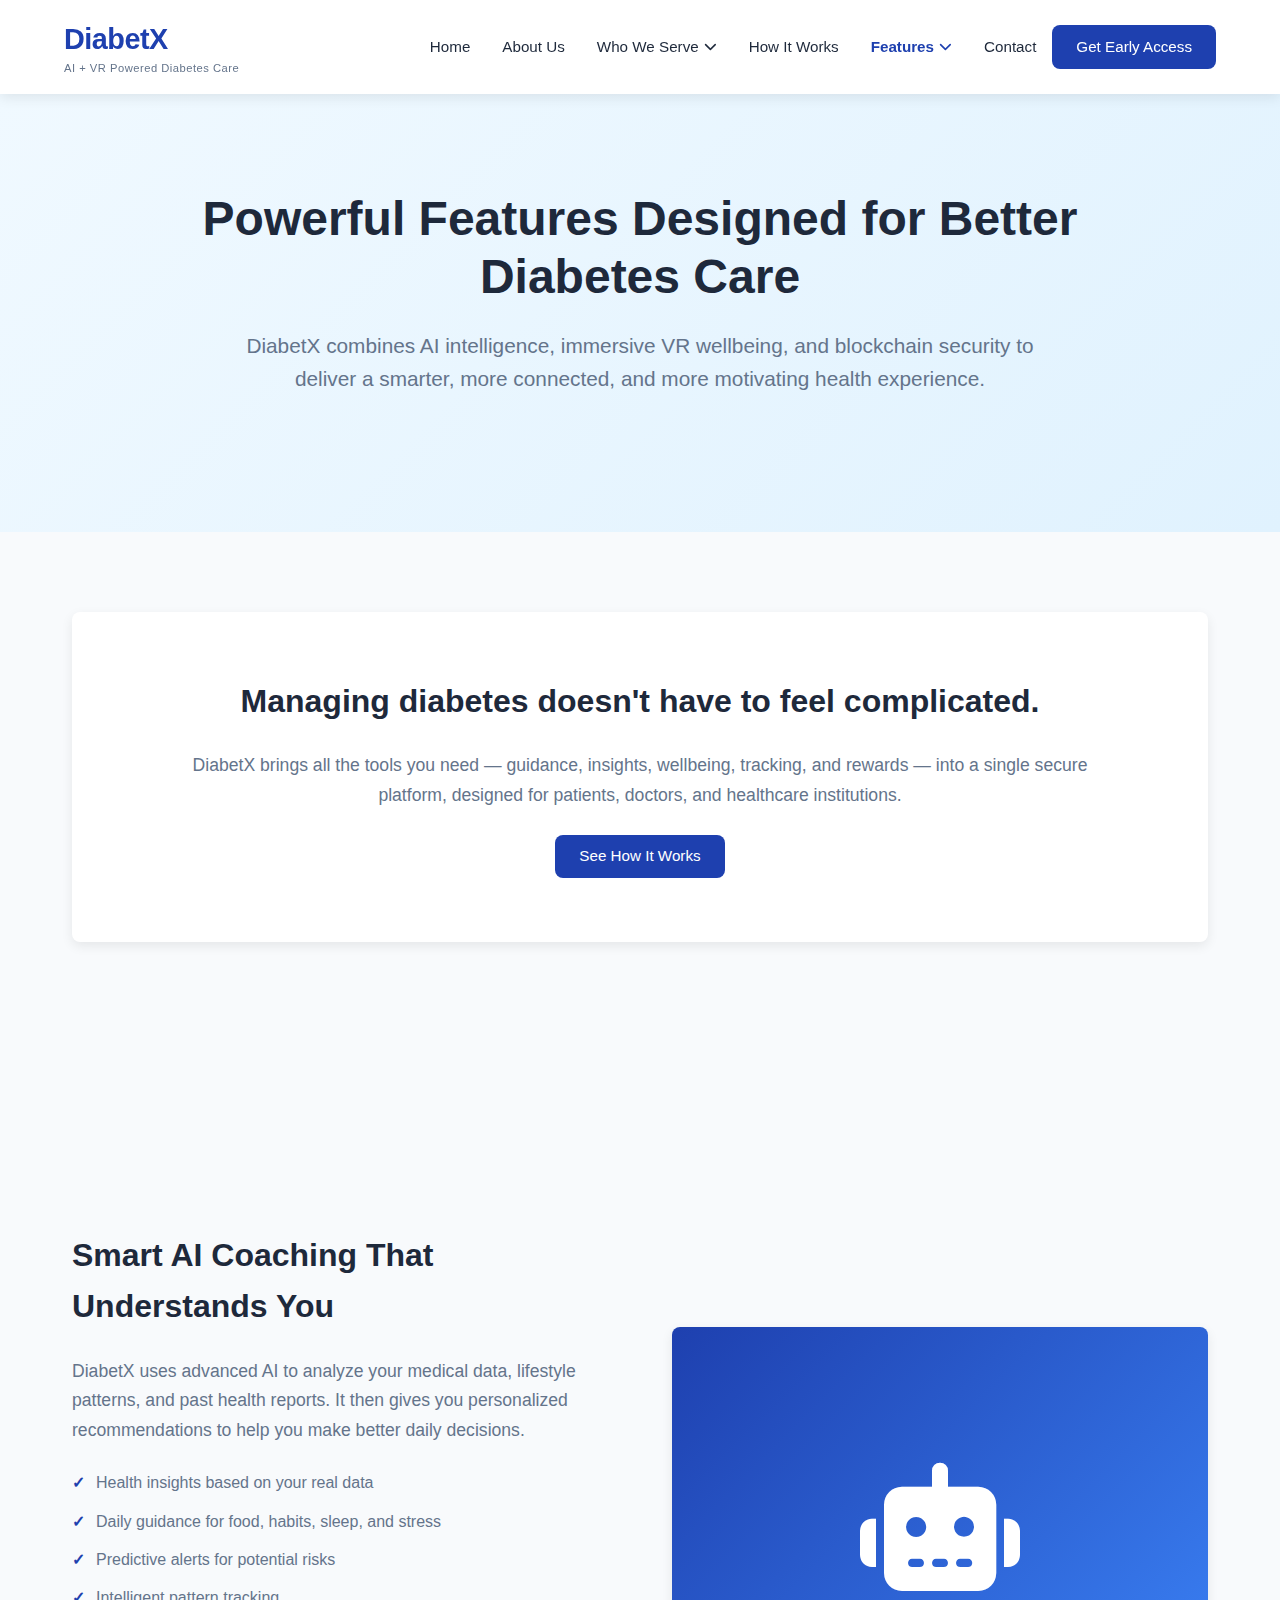
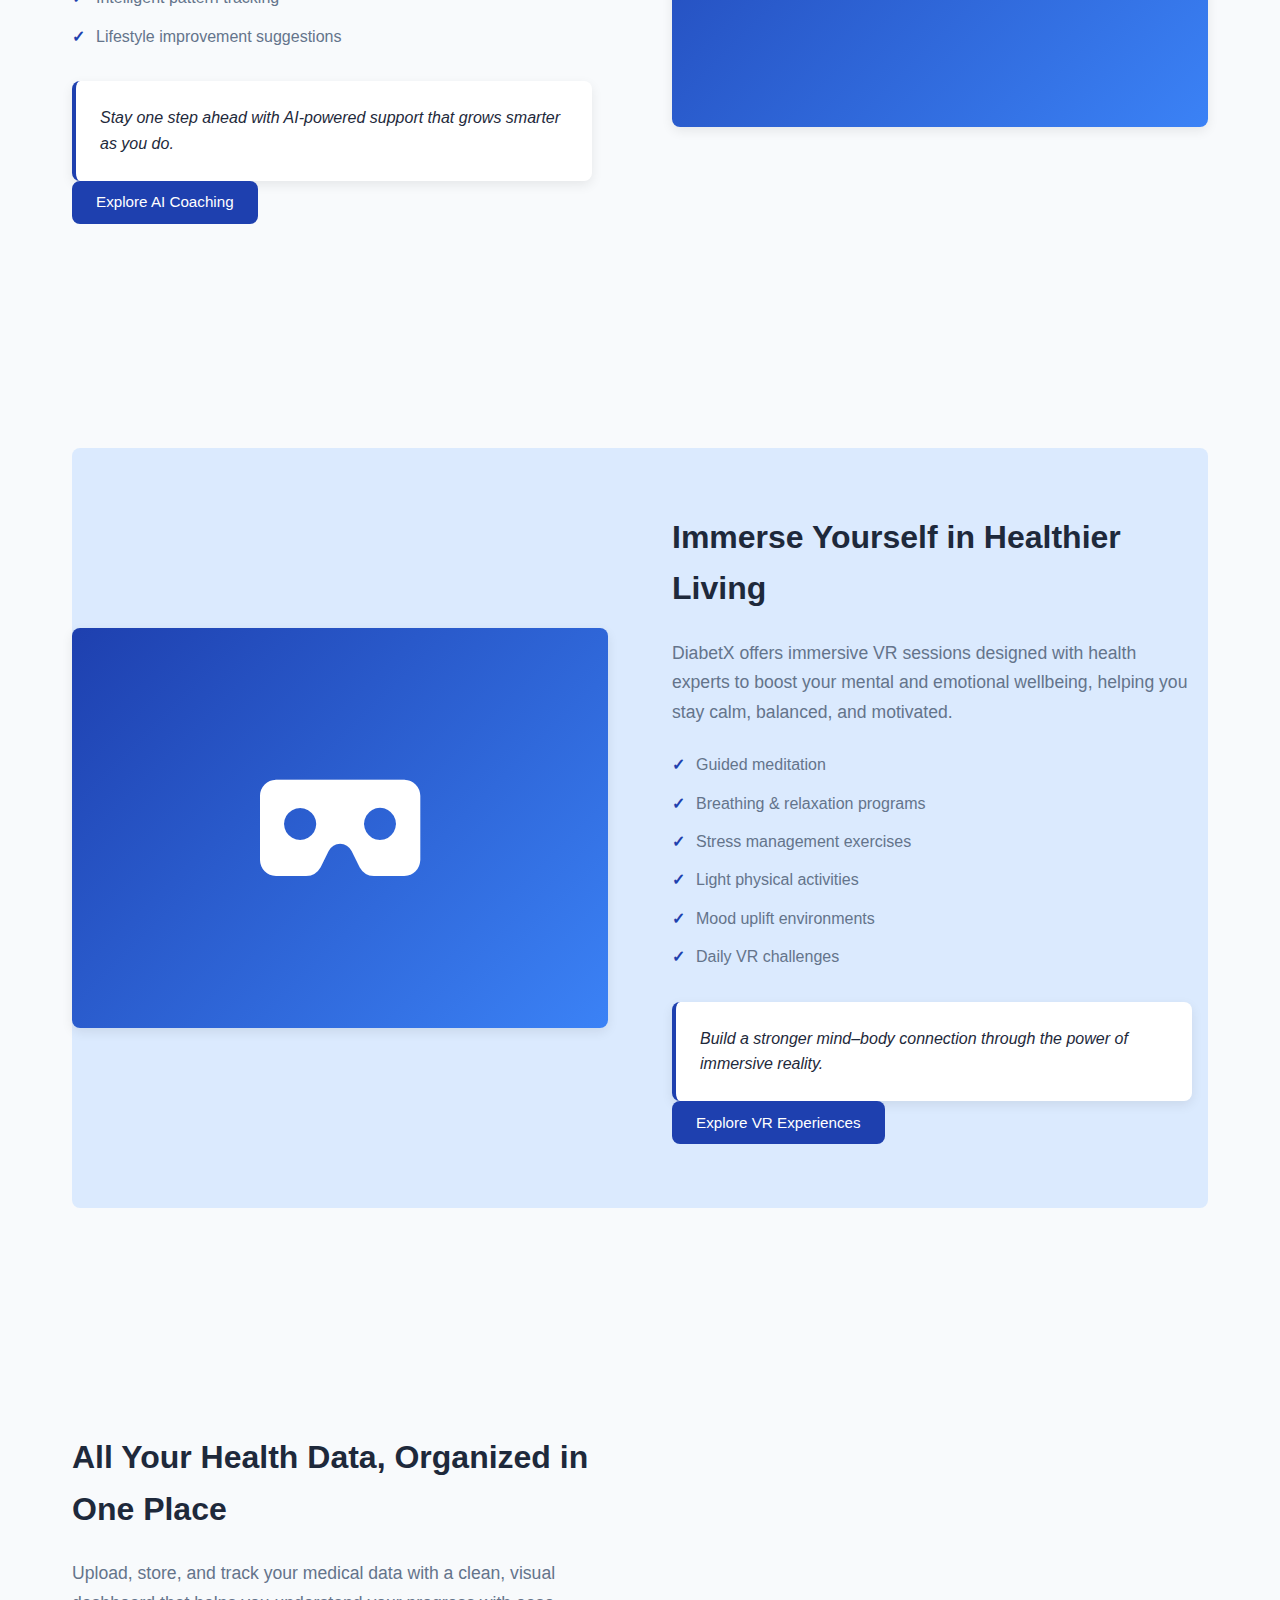
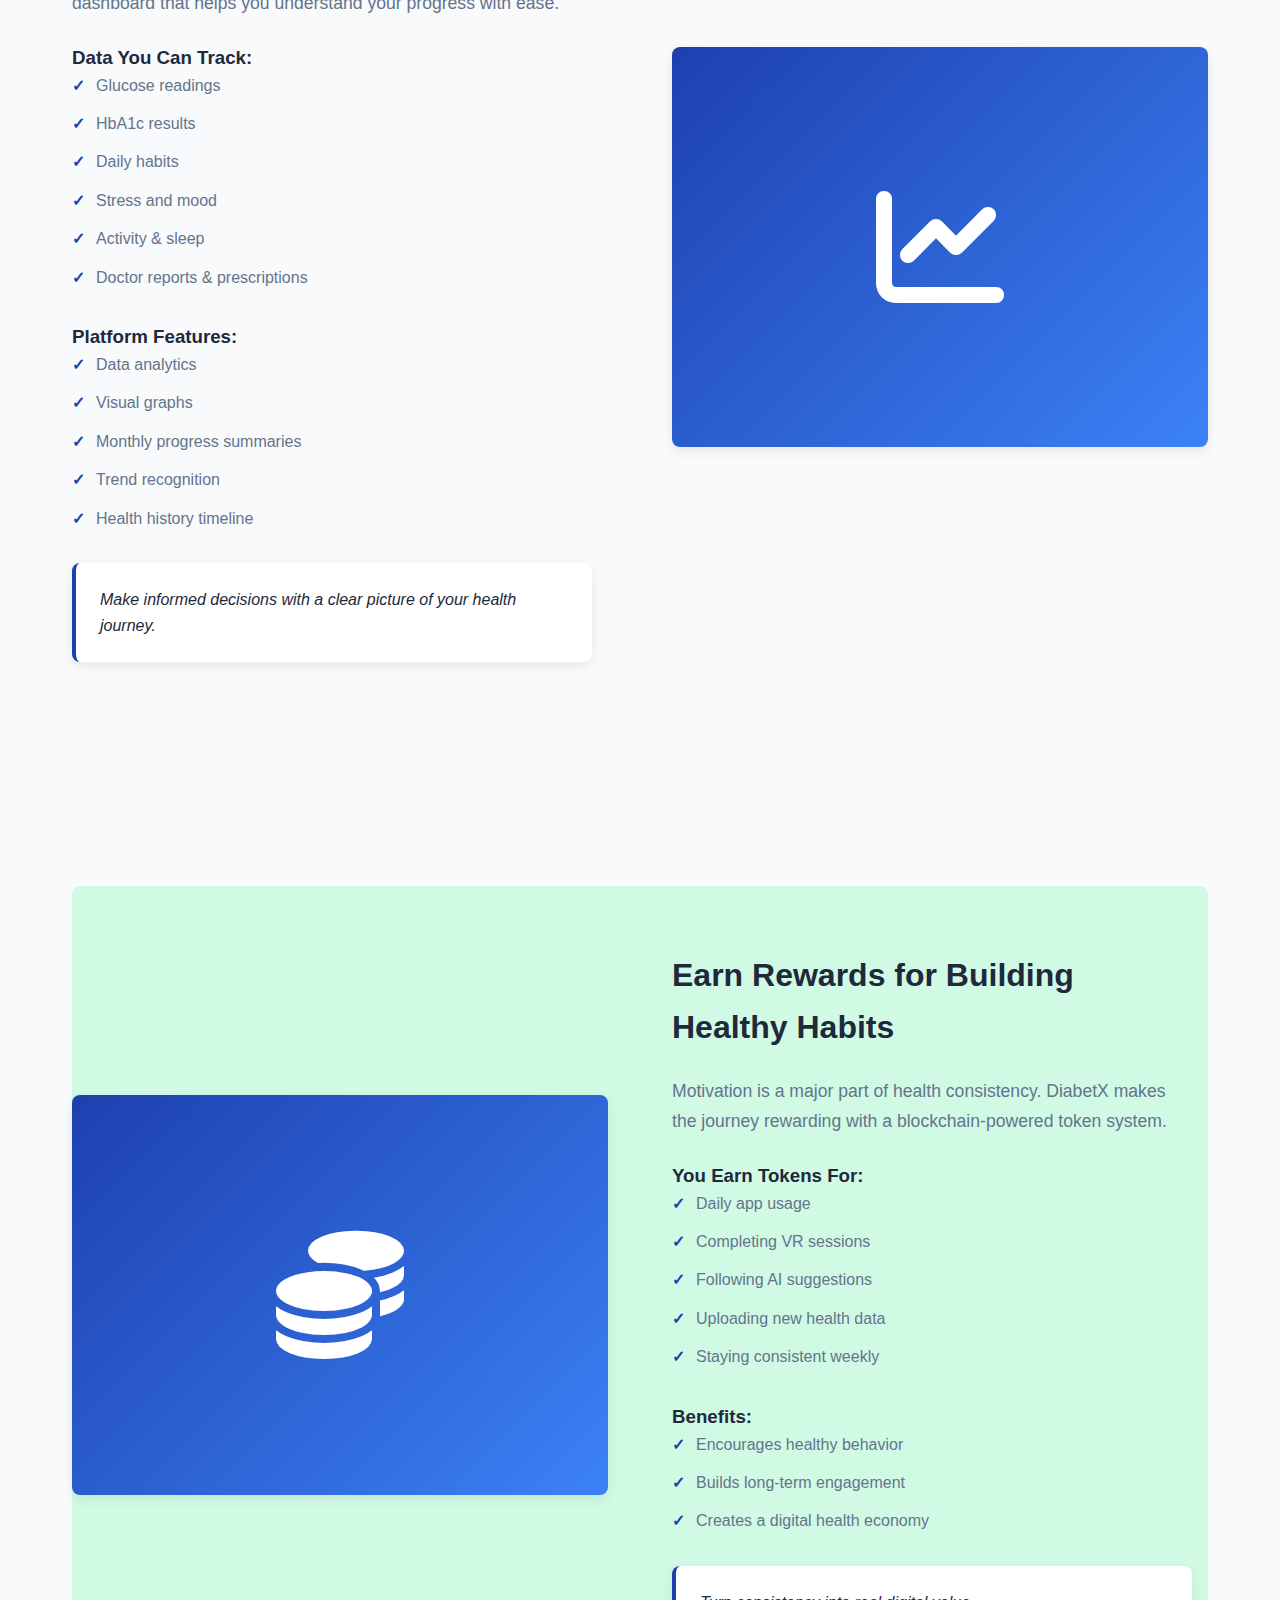
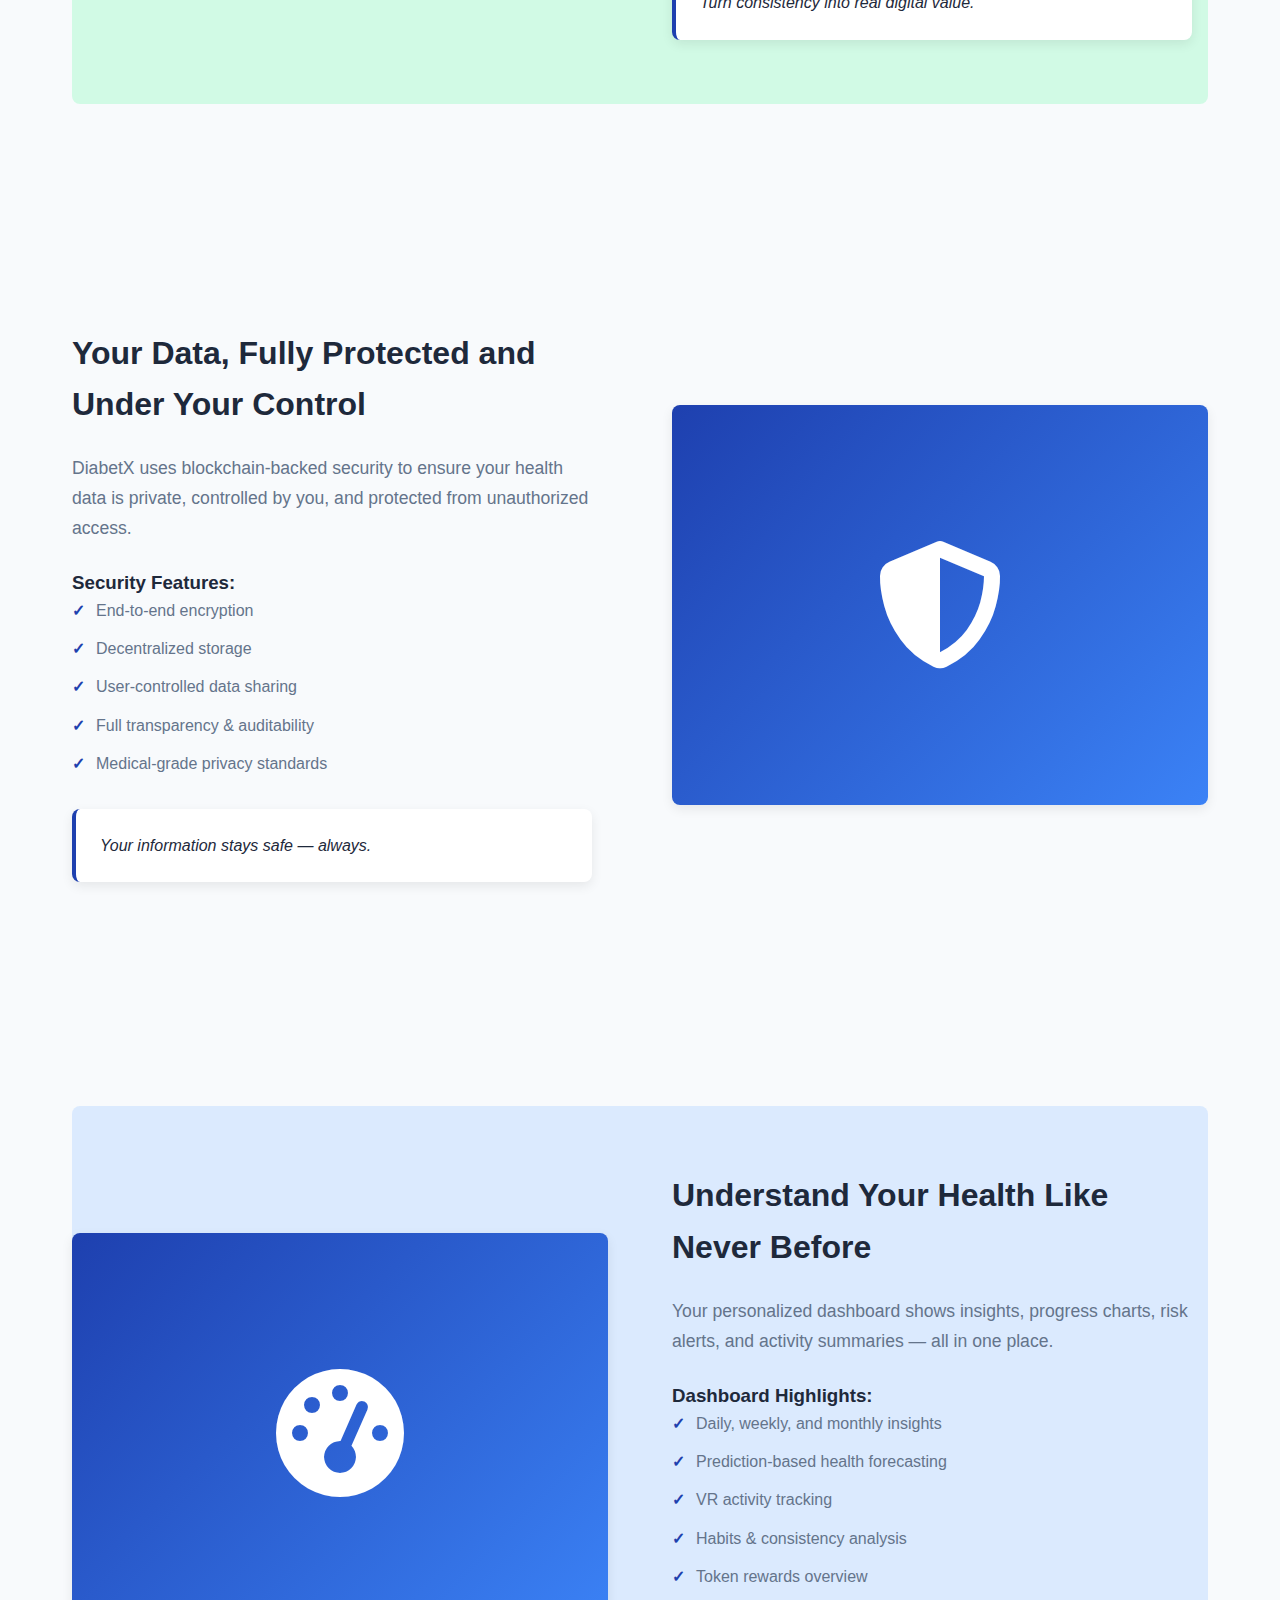
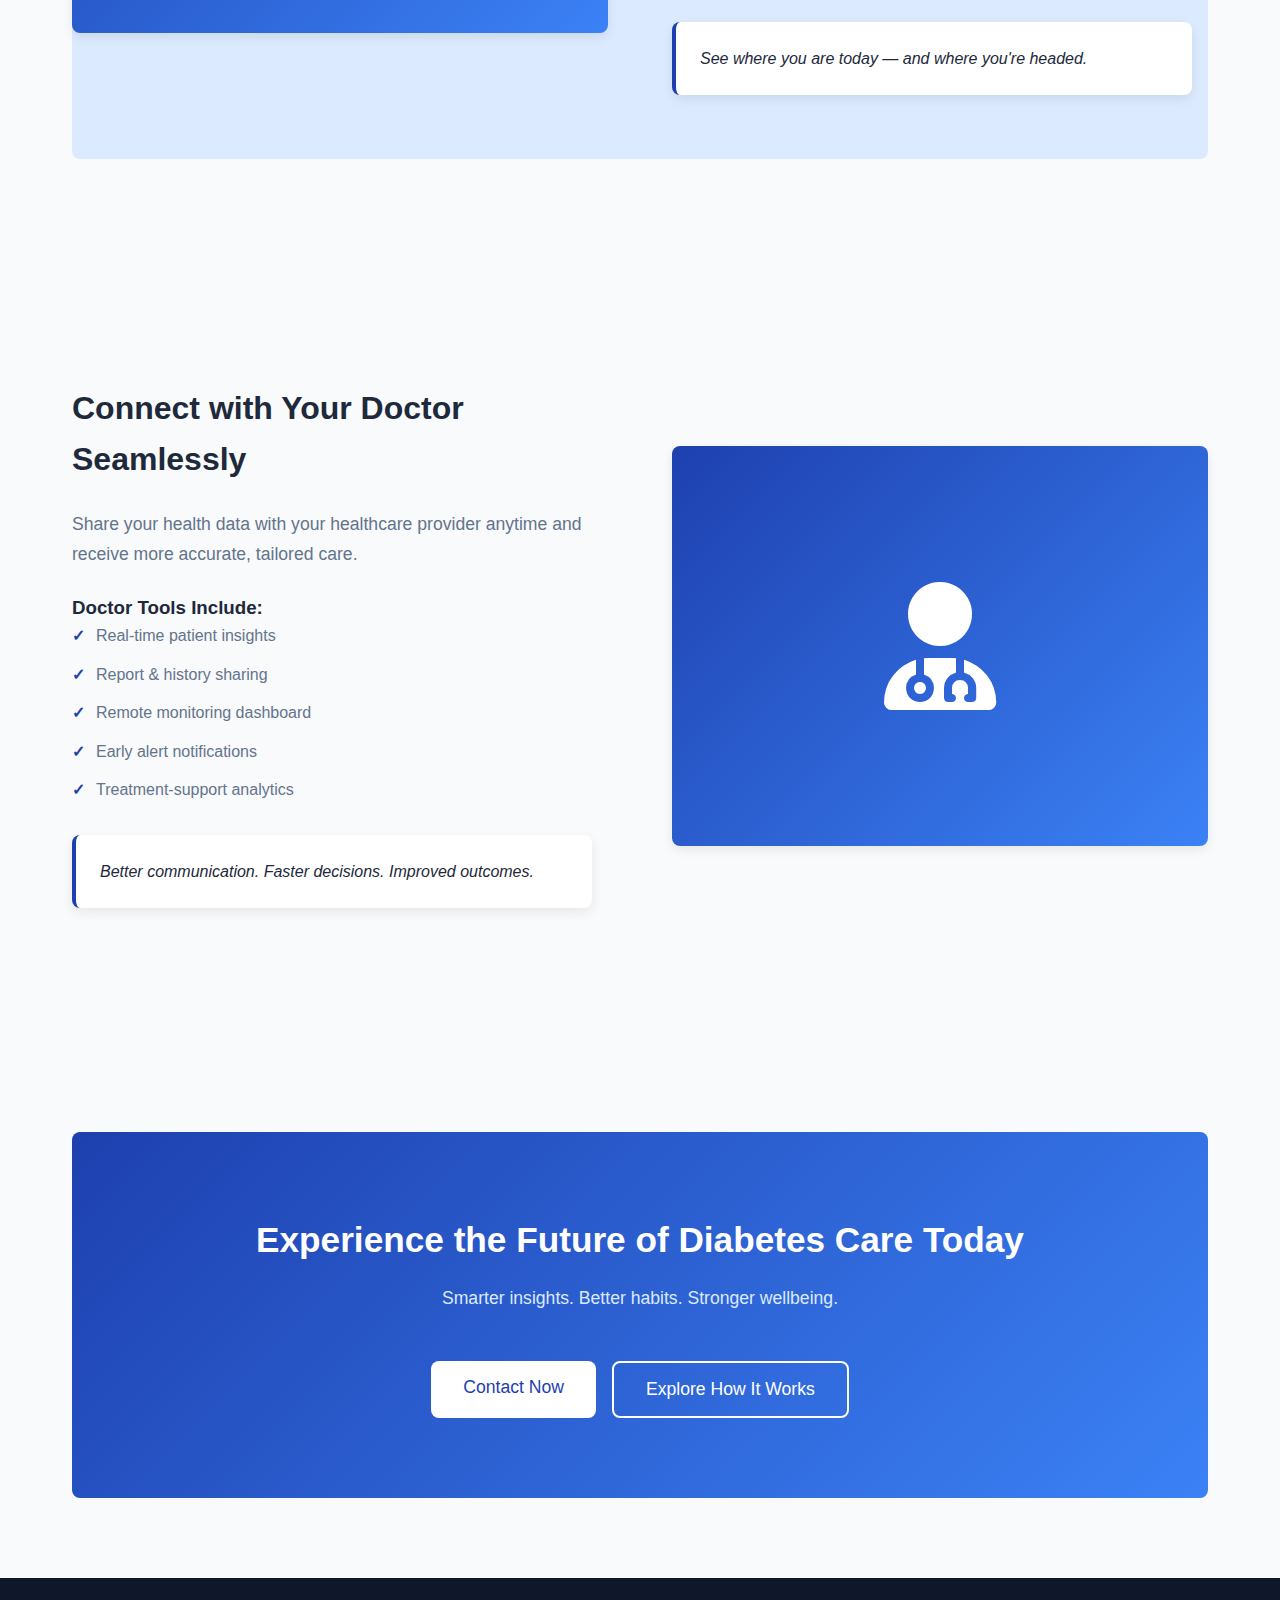
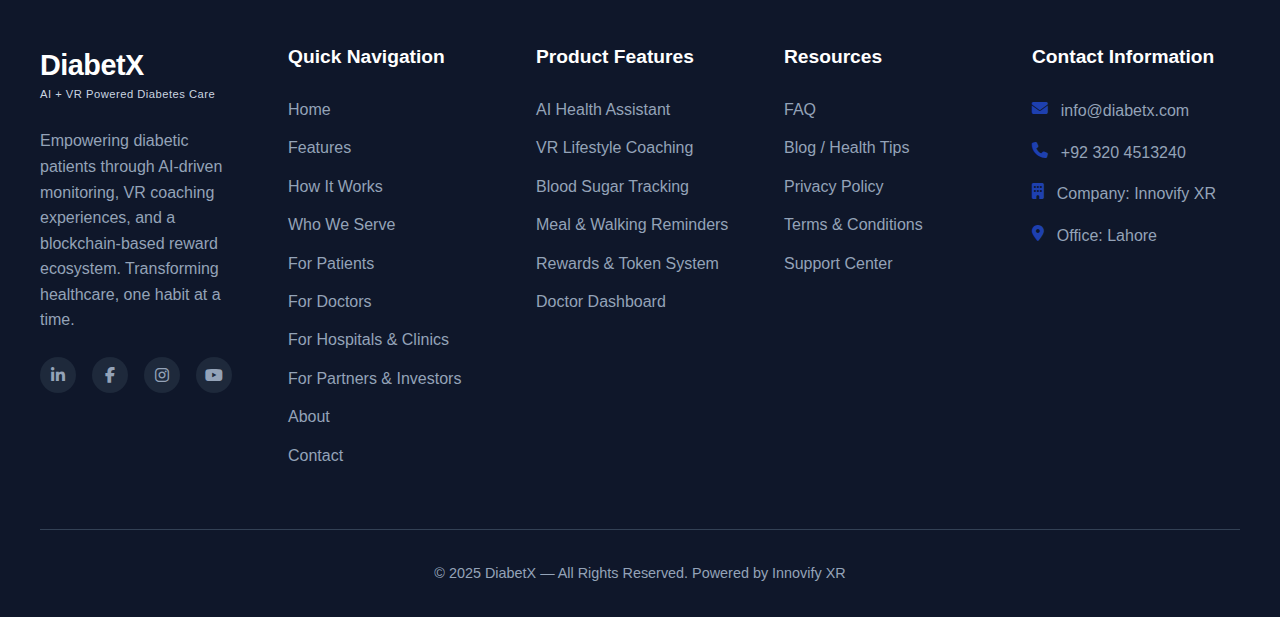
<file: feature.html>
<!DOCTYPE html>
<html lang="en">
<head>
    <meta charset="UTF-8">
    <meta name="viewport" content="width=device-width, initial-scale=1.0">
    <title>Features - DiabetX | AI + VR Powered Diabetes Care</title>
    <link rel="stylesheet" href="https://cdnjs.cloudflare.com/ajax/libs/font-awesome/6.4.0/css/all.min.css">
    <style>
        * {
            margin: 0;
            padding: 0;
            box-sizing: border-box;
            font-family: 'Segoe UI', Tahoma, Geneva, Verdana, sans-serif;
        }

        :root {
            --primary-blue: #1e40af;
            --dark-blue: #1e3a8a;
            --light-blue: #dbeafe;
            --primary-green: #059669;
            --light-green: #d1fae5;
            --text-dark: #1e293b;
            --text-gray: #64748b;
            --light-gray: #f8fafc;
            --white: #ffffff;
            --border-radius: 8px;
            --box-shadow: 0 4px 12px rgba(0, 0, 0, 0.08);
            --transition: all 0.3s ease;
        }

        body {
            background-color: var(--light-gray);
            color: var(--text-dark);
            line-height: 1.6;
        }

        /* Header Styles */
        header {
            background-color: var(--white);
            box-shadow: var(--box-shadow);
            position: sticky;
            top: 0;
            z-index: 1000;
            padding: 0 5%;
        }

        .navbar {
            display: flex;
            justify-content: space-between;
            align-items: center;
            padding: 1rem 0;
        }

        .logo-section {
            display: flex;
            align-items: center;
        }

        .logo {
            display: flex;
            flex-direction: column;
        }

        .logo-text {
            font-size: 1.8rem;
            font-weight: 700;
            color: var(--primary-blue);
            letter-spacing: -0.5px;
        }

        .tagline {
            font-size: 0.7rem;
            color: var(--text-gray);
            margin-top: -2px;
            letter-spacing: 0.5px;
        }

        .nav-menu {
            display: flex;
            list-style: none;
            align-items: center;
        }

        .nav-item {
            position: relative;
            margin: 0 1rem;
        }

        .nav-link {
            text-decoration: none;
            color: var(--text-dark);
            font-weight: 500;
            font-size: 0.95rem;
            transition: var(--transition);
            padding: 0.5rem 0;
            display: flex;
            align-items: center;
        }

        .nav-link:hover {
            color: var(--primary-blue);
        }

        .nav-link.active {
            color: var(--primary-blue);
            font-weight: 600;
        }

        .nav-link i {
            margin-left: 5px;
            font-size: 0.8rem;
        }

        .dropdown {
            position: absolute;
            top: 100%;
            left: 0;
            background-color: var(--white);
            box-shadow: var(--box-shadow);
            border-radius: var(--border-radius);
            padding: 0.75rem 0;
            min-width: 220px;
            opacity: 0;
            visibility: hidden;
            transform: translateY(10px);
            transition: var(--transition);
            z-index: 100;
        }

        .nav-item:hover .dropdown {
            opacity: 1;
            visibility: visible;
            transform: translateY(0);
        }

        .dropdown-item {
            display: block;
            padding: 0.6rem 1.5rem;
            text-decoration: none;
            color: var(--text-gray);
            font-size: 0.9rem;
            transition: var(--transition);
        }

        .dropdown-item:hover {
            background-color: var(--light-gray);
            color: var(--primary-blue);
        }

        .nav-actions {
            display: flex;
            align-items: center;
            gap: 1rem;
        }

        .btn-login {
            color: var(--text-gray);
            text-decoration: none;
            font-weight: 500;
            font-size: 0.95rem;
            transition: var(--transition);
        }

        .btn-login:hover {
            color: var(--primary-blue);
        }

        .btn-primary {
            background-color: var(--primary-blue);
            color: var(--white);
            text-decoration: none;
            padding: 0.6rem 1.5rem;
            border-radius: var(--border-radius);
            font-weight: 500;
            font-size: 0.95rem;
            transition: var(--transition);
            display: inline-block;
            text-align: center;
        }

        .btn-primary:hover {
            background-color: var(--dark-blue);
        }

        .btn-secondary {
            background-color: transparent;
            color: var(--primary-blue);
            border: 1px solid var(--primary-blue);
            text-decoration: none;
            padding: 0.6rem 1.5rem;
            border-radius: var(--border-radius);
            font-weight: 500;
            font-size: 0.95rem;
            transition: var(--transition);
            display: inline-block;
            text-align: center;
        }

        .btn-secondary:hover {
            background-color: var(--light-blue);
        }

        .hamburger {
            display: none;
            cursor: pointer;
            font-size: 1.5rem;
            color: var(--text-dark);
        }

        /* Section Styles */
        section {
            padding: 5rem 2rem;
        }

        .container {
            max-width: 1200px;
            margin: 0 auto;
        }

        .section-header {
            text-align: center;
            margin-bottom: 3rem;
        }

        .section-title {
            font-size: 2.2rem;
            color: var(--text-dark);
            margin-bottom: 1rem;
        }

        .section-subtitle {
            font-size: 1.1rem;
            color: var(--text-gray);
            max-width: 700px;
            margin: 0 auto;
        }

        /* Hero Section */
        .hero {
            background: linear-gradient(135deg, #f0f9ff 0%, #e0f2fe 100%);
            padding: 6rem 2rem;
            text-align: center;
        }

        .hero-content {
            max-width: 900px;
            margin: 0 auto;
        }

        .hero-title {
            font-size: 3rem;
            color: var(--text-dark);
            margin-bottom: 1.5rem;
            line-height: 1.2;
        }

        .hero-subtitle {
            font-size: 1.3rem;
            color: var(--text-gray);
            margin-bottom: 2.5rem;
            max-width: 800px;
            margin-left: auto;
            margin-right: auto;
        }

        /* Intro Section */
        .intro-section {
            background-color: var(--white);
            padding: 4rem 2rem;
            border-radius: var(--border-radius);
            box-shadow: var(--box-shadow);
            margin-bottom: 4rem;
        }

        .intro-content {
            max-width: 900px;
            margin: 0 auto;
            text-align: center;
        }

        .intro-content h2 {
            font-size: 2rem;
            margin-bottom: 1.5rem;
            color: var(--text-dark);
        }

        .intro-content p {
            font-size: 1.1rem;
            color: var(--text-gray);
            line-height: 1.7;
            margin-bottom: 1.5rem;
        }

        /* Feature Sections */
        .feature-section {
            padding: 4rem 0;
        }

        .feature-section.blue-bg {
            background-color: var(--light-blue);
            border-radius: var(--border-radius);
        }

        .feature-section.green-bg {
            background-color: var(--light-green);
            border-radius: var(--border-radius);
        }

        .feature-content {
            display: grid;
            grid-template-columns: 1fr 1fr;
            gap: 4rem;
            align-items: center;
        }

        .feature-text {
            padding-right: 1rem;
        }

        .feature-text h2 {
            font-size: 2rem;
            margin-bottom: 1.5rem;
            color: var(--text-dark);
        }

        .feature-text p {
            font-size: 1.1rem;
            color: var(--text-gray);
            margin-bottom: 1.5rem;
            line-height: 1.7;
        }

        .feature-list {
            list-style: none;
            margin-bottom: 2rem;
        }

        .feature-list li {
            margin-bottom: 0.8rem;
            padding-left: 1.5rem;
            position: relative;
            color: var(--text-gray);
        }

        .feature-list li::before {
            content: '✓';
            position: absolute;
            left: 0;
            color: var(--primary-blue);
            font-weight: bold;
        }

        .benefit-statement {
            background-color: var(--white);
            padding: 1.5rem;
            border-radius: var(--border-radius);
            box-shadow: var(--box-shadow);
            margin-top: 2rem;
            font-style: italic;
            color: var(--text-dark);
            border-left: 4px solid var(--primary-blue);
        }

        .feature-visual {
            background: linear-gradient(135deg, var(--primary-blue), #3b82f6);
            border-radius: var(--border-radius);
            height: 400px;
            display: flex;
            align-items: center;
            justify-content: center;
            color: white;
            box-shadow: var(--box-shadow);
        }

        .feature-visual.green {
            background: linear-gradient(135deg, var(--primary-blue), #3b82f6);
        }

        .feature-visual i {
            font-size: 8rem;
        }

        /* CTA Section */
        .cta-section {
            background: linear-gradient(135deg, var(--primary-blue), #3b82f6);
            color: var(--white);
            text-align: center;
            padding: 5rem 2rem;
            border-radius: var(--border-radius);
        }

        .cta-section .section-title {
            color: var(--white);
        }

        .cta-section .section-subtitle {
            color: var(--light-blue);
        }

        .cta-buttons {
            display: flex;
            gap: 1rem;
            justify-content: center;
            margin-top: 2rem;
            flex-wrap: wrap;
        }

        .cta-button {
            background-color: var(--white);
            color: var(--primary-blue);
            font-size: 1.1rem;
            padding: 0.8rem 2rem;
        }

        .cta-button.secondary {
            background-color: transparent;
            color: var(--white);
            border: 2px solid var(--white);
        }

        .cta-button:hover {
            background-color: var(--light-gray);
        }

        .cta-button.secondary:hover {
            background-color: rgba(255, 255, 255, 0.1);
        }

        /* Footer Styles */
        footer {
            background-color: #0f172a;
            color: var(--white);
            padding: 4rem 2rem 2rem;
        }

        .footer-container {
            max-width: 1200px;
            margin: 0 auto;
            display: grid;
            grid-template-columns: repeat(auto-fit, minmax(200px, 1fr));
            gap: 2.5rem;
        }

        .footer-brand {
            max-width: 300px;
        }

        .footer-logo {
            margin-bottom: 1.5rem;
        }

        .footer-logo .logo-text {
            font-size: 1.8rem;
            color: var(--white);
        }

        .footer-logo .tagline {
            color: #cbd5e1;
        }

        .footer-description {
            color: #94a3b8;
            margin-bottom: 1.5rem;
            line-height: 1.6;
        }

        .footer-heading {
            font-size: 1.2rem;
            margin-bottom: 1.5rem;
            color: var(--white);
            font-weight: 600;
        }

        .footer-links {
            list-style: none;
        }

        .footer-links li {
            margin-bottom: 0.8rem;
        }

        .footer-links a {
            color: #94a3b8;
            text-decoration: none;
            transition: var(--transition);
        }

        .footer-links a:hover {
            color: var(--white);
        }

        .contact-info {
            color: #94a3b8;
            line-height: 1.8;
        }

        .contact-info p {
            margin-bottom: 0.8rem;
            display: flex;
            align-items: flex-start;
        }

        .contact-info i {
            margin-right: 0.8rem;
            margin-top: 0.2rem;
            color: var(--primary-blue);
        }

        .social-links {
            display: flex;
            gap: 1rem;
            margin-top: 1.5rem;
        }

        .social-link {
            display: flex;
            align-items: center;
            justify-content: center;
            width: 36px;
            height: 36px;
            background-color: #1e293b;
            border-radius: 50%;
            color: #94a3b8;
            text-decoration: none;
            transition: var(--transition);
        }

        .social-link:hover {
            background-color: var(--primary-blue);
            color: var(--white);
        }

        .footer-bottom {
            max-width: 1200px;
            margin: 3rem auto 0;
            padding-top: 2rem;
            border-top: 1px solid #334155;
            text-align: center;
            color: #94a3b8;
            font-size: 0.9rem;
        }

        /* Responsive Styles */
        @media screen and (max-width: 1024px) {
            .nav-menu {
                gap: 0.5rem;
            }
            
            .nav-item {
                margin: 0 0.5rem;
            }

            .hero-title {
                font-size: 2.5rem;
            }

            .feature-content {
                gap: 2rem;
            }
        }

        @media screen and (max-width: 768px) {
            .hamburger {
                display: block;
            }

            .nav-menu {
                position: fixed;
                left: -100%;
                top: 70px;
                flex-direction: column;
                background-color: var(--white);
                width: 100%;
                text-align: center;
                transition: 0.3s;
                box-shadow: 0 10px 27px rgba(0, 0, 0, 0.05);
                padding: 2rem 0;
                height: calc(100vh - 70px);
                overflow-y: auto;
            }

            .nav-menu.active {
                left: 0;
            }

            .nav-item {
                margin: 1rem 0;
                width: 100%;
            }

            .nav-link {
                justify-content: center;
                padding: 1rem;
            }

            .dropdown {
                position: static;
                opacity: 1;
                visibility: visible;
                transform: none;
                box-shadow: none;
                background-color: var(--light-gray);
                border-radius: 0;
                width: 100%;
                display: none;
                padding: 0;
            }

            .dropdown.active {
                display: block;
            }

            .dropdown-item {
                padding: 0.8rem 1.5rem;
                border-top: 1px solid #e2e8f0;
            }

            .nav-actions {
                flex-direction: column;
                width: 100%;
                gap: 1rem;
                margin-top: 1rem;
            }

            .btn-login, .btn-primary {
                width: 80%;
                text-align: center;
                padding: 0.8rem;
            }

            .hero-title {
                font-size: 2rem;
            }

            .hero-subtitle {
                font-size: 1.1rem;
            }

            .feature-content {
                grid-template-columns: 1fr;
            }

            .feature-visual {
                height: 300px;
                order: -1;
            }

            .feature-visual i {
                font-size: 6rem;
            }

            .cta-buttons {
                flex-direction: column;
                align-items: center;
            }

            .footer-container {
                grid-template-columns: 1fr;
                gap: 2rem;
            }
        }
    </style>
</head>
<body>
    <header>
        <nav class="navbar">
            <div class="logo-section">
                <div class="logo">
                    <span class="logo-text">DiabetX</span>
                    <span class="tagline">AI + VR Powered Diabetes Care</span>
                </div>
            </div>

            <ul class="nav-menu">
                <li class="nav-item">
                    <a href="index.html" class="nav-link">Home</a>
                </li>
                 <li class="nav-item">
                    <a href="about us.html" class="nav-link">About Us</a>
                </li>
                <li class="nav-item">
                    <a href="who we server.html" class="nav-link">Who We Serve <i class="fas fa-chevron-down"></i></a>
                    <div class="dropdown">
                        <a href="For Patients.html" class="dropdown-item">For Patients</a>
                        <a href="For Doctors.html" class="dropdown-item">For Doctors</a>
                        <a href="For Hospitals & Clinics.html" class="dropdown-item">For Hospitals & Clinics</a>
                        <a href="For Partners & Investors.html" class="dropdown-item">For Partners & Investors</a>
                    </div>
                </li>
                 <li class="nav-item">
                    <a href="how it work.html" class="nav-link">How It Works</a>
                </li>
                <li class="nav-item">
                    <a href="#" class="nav-link active">Features <i class="fas fa-chevron-down"></i></a>
                    <div class="dropdown">
                        <a href="ai  asstance.html" class="dropdown-item">AI Health Assistant</a>
                        <a href="vr coching.html" class="dropdown-item">VR Coaching</a>
                        <a href="#" class="dropdown-item">Rewards System</a>
                        <a href="data dashboard.html" class="dropdown-item">Data Dashboard</a>
                    </div>
                </li>
               
                
               
                
              
               
                <li class="nav-item">
                    <a href="#" class="nav-link">Contact</a>
                </li>
                
                <div class="nav-actions">
                    <a href="#" class="btn-primary">Get Early Access</a>
                </div>
            </ul>

            <div class="hamburger">
                <i class="fas fa-bars"></i>
            </div>
        </nav>
    </header>

    <main>
        <!-- Hero Section -->
        <section class="hero">
            <div class="hero-content">
                <h1 class="hero-title">Powerful Features Designed for Better Diabetes Care</h1>
                <p class="hero-subtitle">DiabetX combines AI intelligence, immersive VR wellbeing, and blockchain security to deliver a smarter, more connected, and more motivating health experience.</p>
            </div>
        </section>

        <!-- Intro Section -->
        <section class="container">
            <div class="intro-section">
                <div class="intro-content">
                    <h2>Managing diabetes doesn't have to feel complicated.</h2>
                    <p>DiabetX brings all the tools you need — guidance, insights, wellbeing, tracking, and rewards — into a single secure platform, designed for patients, doctors, and healthcare institutions.</p>
                    <a href="how it work.html" class="btn-primary">See How It Works</a>
                </div>
            </div>
        </section>

        <!-- AI Personal Health Coaching -->
        <section class="container">
            <div class="feature-section">
                <div class="feature-content">
                    <div class="feature-text">
                        <h2>Smart AI Coaching That Understands You</h2>
                        <p>DiabetX uses advanced AI to analyze your medical data, lifestyle patterns, and past health reports. It then gives you personalized recommendations to help you make better daily decisions.</p>
                        
                        <ul class="feature-list">
                            <li>Health insights based on your real data</li>
                            <li>Daily guidance for food, habits, sleep, and stress</li>
                            <li>Predictive alerts for potential risks</li>
                            <li>Intelligent pattern tracking</li>
                            <li>Lifestyle improvement suggestions</li>
                        </ul>

                        <div class="benefit-statement">
                            Stay one step ahead with AI-powered support that grows smarter as you do.
                        </div>

                        <a href="ai  asstance.html" class="btn-primary">Explore AI Coaching</a>
                    </div>
                    <div class="feature-visual">
                        <i class="fas fa-robot"></i>
                    </div>
                </div>
            </div>
        </section>

        <!-- VR Wellbeing Experiences -->
        <section class="container">
            <div class="feature-section blue-bg">
                <div class="feature-content">
                    <div class="feature-visual">
                        <i class="fas fa-vr-cardboard"></i>
                    </div>
                    <div class="feature-text">
                        <h2>Immerse Yourself in Healthier Living</h2>
                        <p>DiabetX offers immersive VR sessions designed with health experts to boost your mental and emotional wellbeing, helping you stay calm, balanced, and motivated.</p>
                        
                        <ul class="feature-list">
                            <li>Guided meditation</li>
                            <li>Breathing & relaxation programs</li>
                            <li>Stress management exercises</li>
                            <li>Light physical activities</li>
                            <li>Mood uplift environments</li>
                            <li>Daily VR challenges</li>
                        </ul>

                        <div class="benefit-statement">
                            Build a stronger mind–body connection through the power of immersive reality.
                        </div>

                        <a href="vr coching.html" class="btn-primary">Explore VR Experiences</a>
                    </div>
                </div>
            </div>
        </section>

        <!-- Smart Health Data Tracking -->
        <section class="container">
            <div class="feature-section">
                <div class="feature-content">
                    <div class="feature-text">
                        <h2>All Your Health Data, Organized in One Place</h2>
                        <p>Upload, store, and track your medical data with a clean, visual dashboard that helps you understand your progress with ease.</p>
                        
                        <h3>Data You Can Track:</h3>
                        <ul class="feature-list">
                            <li>Glucose readings</li>
                            <li>HbA1c results</li>
                            <li>Daily habits</li>
                            <li>Stress and mood</li>
                            <li>Activity & sleep</li>
                            <li>Doctor reports & prescriptions</li>
                        </ul>

                        <h3>Platform Features:</h3>
                        <ul class="feature-list">
                            <li>Data analytics</li>
                            <li>Visual graphs</li>
                            <li>Monthly progress summaries</li>
                            <li>Trend recognition</li>
                            <li>Health history timeline</li>
                        </ul>

                        <div class="benefit-statement">
                            Make informed decisions with a clear picture of your health journey.
                        </div>
                    </div>
                    <div class="feature-visual">
                        <i class="fas fa-chart-line"></i>
                    </div>
                </div>
            </div>
        </section>

        <!-- Blockchain-Enabled Reward System -->
        <section class="container">
            <div class="feature-section green-bg">
                <div class="feature-content">
                    <div class="feature-visual green">
                        <i class="fas fa-coins"></i>
                    </div>
                    <div class="feature-text">
                        <h2>Earn Rewards for Building Healthy Habits</h2>
                        <p>Motivation is a major part of health consistency. DiabetX makes the journey rewarding with a blockchain-powered token system.</p>
                        
                        <h3>You Earn Tokens For:</h3>
                        <ul class="feature-list">
                            <li>Daily app usage</li>
                            <li>Completing VR sessions</li>
                            <li>Following AI suggestions</li>
                            <li>Uploading new health data</li>
                            <li>Staying consistent weekly</li>
                        </ul>

                        <h3>Benefits:</h3>
                        <ul class="feature-list">
                            <li>Encourages healthy behavior</li>
                            <li>Builds long-term engagement</li>
                            <li>Creates a digital health economy</li>
                        </ul>

                        <div class="benefit-statement">
                            Turn consistency into real digital value.
                        </div>
                    </div>
                </div>
            </div>
        </section>

        <!-- Secure & Decentralized Data Protection -->
        <section class="container">
            <div class="feature-section">
                <div class="feature-content">
                    <div class="feature-text">
                        <h2>Your Data, Fully Protected and Under Your Control</h2>
                        <p>DiabetX uses blockchain-backed security to ensure your health data is private, controlled by you, and protected from unauthorized access.</p>
                        
                        <h3>Security Features:</h3>
                        <ul class="feature-list">
                            <li>End-to-end encryption</li>
                            <li>Decentralized storage</li>
                            <li>User-controlled data sharing</li>
                            <li>Full transparency & auditability</li>
                            <li>Medical-grade privacy standards</li>
                        </ul>

                        <div class="benefit-statement">
                            Your information stays safe — always.
                        </div>
                    </div>
                    <div class="feature-visual">
                        <i class="fas fa-shield-alt"></i>
                    </div>
                </div>
            </div>
        </section>

        <!-- Progress Dashboard & Analytics -->
        <section class="container">
            <div class="feature-section blue-bg">
                <div class="feature-content">
                    <div class="feature-visual">
                        <i class="fas fa-tachometer-alt"></i>
                    </div>
                    <div class="feature-text">
                        <h2>Understand Your Health Like Never Before</h2>
                        <p>Your personalized dashboard shows insights, progress charts, risk alerts, and activity summaries — all in one place.</p>
                        
                        <h3>Dashboard Highlights:</h3>
                        <ul class="feature-list">
                            <li>Daily, weekly, and monthly insights</li>
                            <li>Prediction-based health forecasting</li>
                            <li>VR activity tracking</li>
                            <li>Habits & consistency analysis</li>
                            <li>Token rewards overview</li>
                        </ul>

                        <div class="benefit-statement">
                            See where you are today — and where you're headed.
                        </div>
                    </div>
                </div>
            </div>
        </section>

        <!-- Doctor Collaboration Tools -->
        <section class="container">
            <div class="feature-section">
                <div class="feature-content">
                    <div class="feature-text">
                        <h2>Connect with Your Doctor Seamlessly</h2>
                        <p>Share your health data with your healthcare provider anytime and receive more accurate, tailored care.</p>
                        
                        <h3>Doctor Tools Include:</h3>
                        <ul class="feature-list">
                            <li>Real-time patient insights</li>
                            <li>Report & history sharing</li>
                            <li>Remote monitoring dashboard</li>
                            <li>Early alert notifications</li>
                            <li>Treatment-support analytics</li>
                        </ul>

                        <div class="benefit-statement">
                            Better communication. Faster decisions. Improved outcomes.
                        </div>
                    </div>
                    <div class="feature-visual">
                        <i class="fas fa-user-md"></i>
                    </div>
                </div>
            </div>
        </section>

        <!-- Final CTA Section -->
        <section class="container">
            <div class="cta-section">
                <div class="section-header">
                    <h2 class="section-title">Experience the Future of Diabetes Care Today</h2>
                    <p class="section-subtitle">Smarter insights. Better habits. Stronger wellbeing.</p>
                </div>
                <div class="cta-buttons">
                    <a href="#" class="btn-primary cta-button">Contact Now</a>
                    <a href="how it work.html" class="btn-primary cta-button secondary">Explore How It Works</a>
                    
                </div>
            </div>
        </section>
    </main>

    <footer>
        <div class="footer-container">
            <!-- Brand Section -->
            <div class="footer-brand">
                <div class="footer-logo">
                    <div class="logo">
                        <span class="logo-text">DiabetX</span>
                        <span class="tagline">AI + VR Powered Diabetes Care</span>
                    </div>
                </div>
                <p class="footer-description">
                    Empowering diabetic patients through AI-driven monitoring, VR coaching experiences, and 
                    a blockchain-based reward ecosystem. Transforming healthcare, one habit at a time.
                </p>
                <div class="social-links">
                    <a href="#" class="social-link" aria-label="LinkedIn">
                        <i class="fab fa-linkedin-in"></i>
                    </a>
                    <a href="#" class="social-link" aria-label="Facebook">
                        <i class="fab fa-facebook-f"></i>
                    </a>
                    <a href="#" class="social-link" aria-label="Instagram">
                        <i class="fab fa-instagram"></i>
                    </a>
                    <a href="#" class="social-link" aria-label="YouTube">
                        <i class="fab fa-youtube"></i>
                    </a>
                </div>
            </div>

            <!-- Quick Navigation -->
            <div class="footer-nav">
                <h3 class="footer-heading">Quick Navigation</h3>
                <ul class="footer-links">
                    <li><a href="#">Home</a></li>
                    <li><a href="#">Features</a></li>
                    <li><a href="#">How It Works</a></li>
                    <li><a href="#">Who We Serve</a></li>
                    <li><a href="#">For Patients</a></li>
                    <li><a href="#">For Doctors</a></li>
                    <li><a href="#">For Hospitals & Clinics</a></li>
                    <li><a href="#">For Partners & Investors</a></li>
                    <li><a href="#">About</a></li>
                    <li><a href="#">Contact</a></li>
                </ul>
            </div>

            <!-- Product Features -->
            <div class="footer-features">
                <h3 class="footer-heading">Product Features</h3>
                <ul class="footer-links">
                    <li><a href="#">AI Health Assistant</a></li>
                    <li><a href="#">VR Lifestyle Coaching</a></li>
                    <li><a href="#">Blood Sugar Tracking</a></li>
                    <li><a href="#">Meal & Walking Reminders</a></li>
                    <li><a href="#">Rewards & Token System</a></li>
                    <li><a href="#">Doctor Dashboard</a></li>
                </ul>
            </div>

            <!-- Resources -->
            <div class="footer-resources">
                <h3 class="footer-heading">Resources</h3>
                <ul class="footer-links">
                    <li><a href="#">FAQ</a></li>
                    <li><a href="#">Blog / Health Tips</a></li>
                    <li><a href="#">Privacy Policy</a></li>
                    <li><a href="#">Terms & Conditions</a></li>
                    <li><a href="#">Support Center</a></li>
                </ul>
            </div>

            <!-- Contact Information -->
            <div class="footer-contact">
                <h3 class="footer-heading">Contact Information</h3>
                <div class="contact-info">
                    <p>
                        <i class="fas fa-envelope"></i>
                        <span>info@diabetx.com</span>
                    </p>
                    <p>
                        <i class="fas fa-phone"></i>
                        <span>+92 320 4513240</span>
                    </p>
                    <p>
                        <i class="fas fa-building"></i>
                        <span>Company: Innovify XR</span>
                    </p>
                    <p>
                        <i class="fas fa-map-marker-alt"></i>
                        <span>Office: Lahore</span>
                    </p>
                </div>
            </div>
        </div>

        <div class="footer-bottom">
            <p>© 2025 DiabetX — All Rights Reserved. Powered by Innovify XR</p>
        </div>
    </footer>

    <script>
        // Toggle mobile menu
        const hamburger = document.querySelector('.hamburger');
        const navMenu = document.querySelector('.nav-menu');
        const navItems = document.querySelectorAll('.nav-item');

        hamburger.addEventListener('click', () => {
            hamburger.classList.toggle('active');
            navMenu.classList.toggle('active');
        });

        // Toggle dropdowns on mobile
        navItems.forEach(item => {
            if (item.querySelector('.dropdown')) {
                const navLink = item.querySelector('.nav-link');
                
                navLink.addEventListener('click', (e) => {
                    if (window.innerWidth <= 768) {
                        e.preventDefault();
                        const dropdown = item.querySelector('.dropdown');
                        dropdown.classList.toggle('active');
                        
                        // Rotate chevron icon
                        const icon = navLink.querySelector('i');
                        if (icon) {
                            icon.classList.toggle('fa-chevron-down');
                            icon.classList.toggle('fa-chevron-up');
                        }
                    }
                });
            }
        });

        // Close menu when clicking outside on mobile
        document.addEventListener('click', (e) => {
            if (window.innerWidth <= 768 && navMenu.classList.contains('active')) {
                if (!e.target.closest('.navbar')) {
                    navMenu.classList.remove('active');
                    hamburger.classList.remove('active');
                    
                    // Close all dropdowns
                    document.querySelectorAll('.dropdown').forEach(dropdown => {
                        dropdown.classList.remove('active');
                    });
                    
                    // Reset all icons
                    document.querySelectorAll('.nav-link i').forEach(icon => {
                        if (icon.classList.contains('fa-chevron-up')) {
                            icon.classList.remove('fa-chevron-up');
                            icon.classList.add('fa-chevron-down');
                        }
                    });
                }
            }
        });

        // Close menu when window is resized above mobile breakpoint
        window.addEventListener('resize', () => {
            if (window.innerWidth > 768) {
                navMenu.classList.remove('active');
                hamburger.classList.remove('active');
                
                // Close all dropdowns
                document.querySelectorAll('.dropdown').forEach(dropdown => {
                    dropdown.classList.remove('active');
                });
                
                // Reset all icons
                document.querySelectorAll('.nav-link i').forEach(icon => {
                    if (icon.classList.contains('fa-chevron-up')) {
                        icon.classList.remove('fa-chevron-up');
                        icon.classList.add('fa-chevron-down');
                    }
                });
            }
        });

        // Highlight current page in navigation
        document.addEventListener('DOMContentLoaded', function() {
            const currentPage = window.location.pathname.split('/').pop() || 'index.html';
            const navLinks = document.querySelectorAll('.nav-link');
            
            navLinks.forEach(link => {
                if (link.textContent.trim() === 'Features') {
                    link.classList.add('active');
                }
            });
        });
    </script>
</body>
</html>
</file>
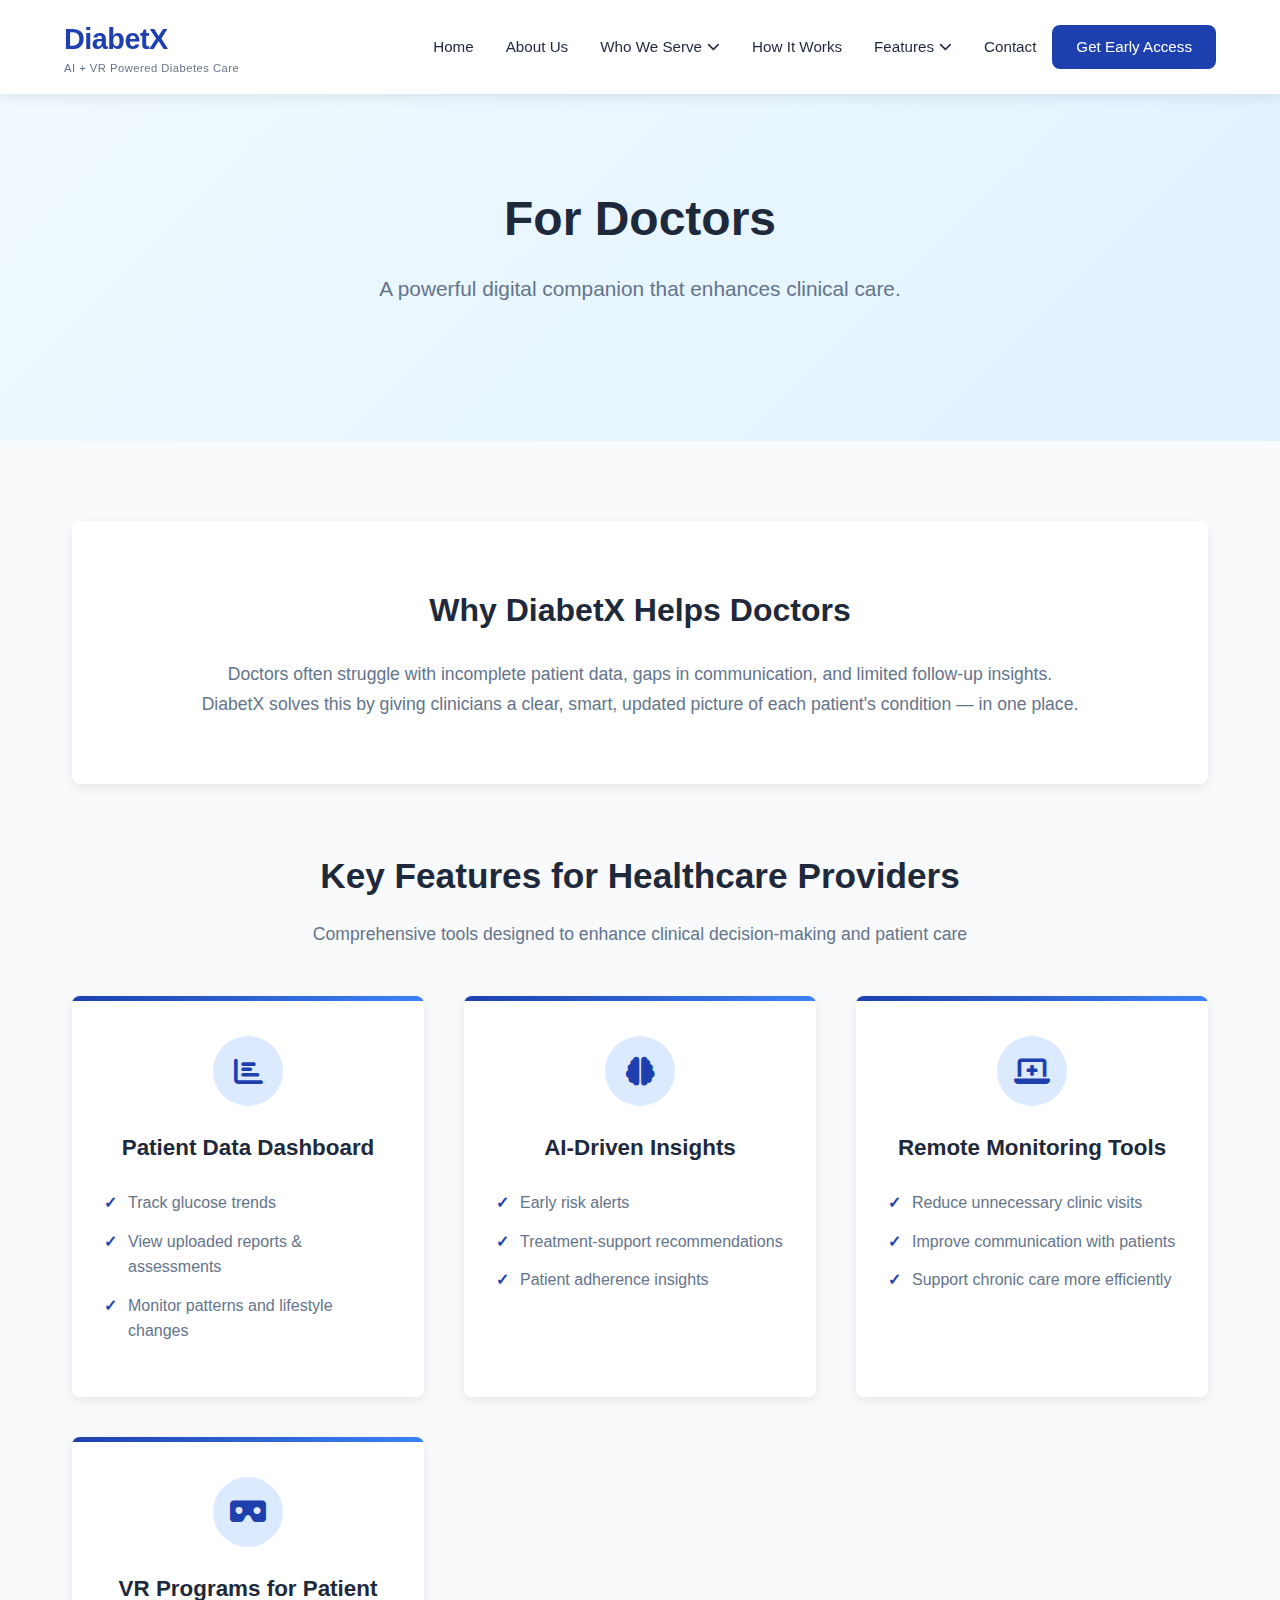
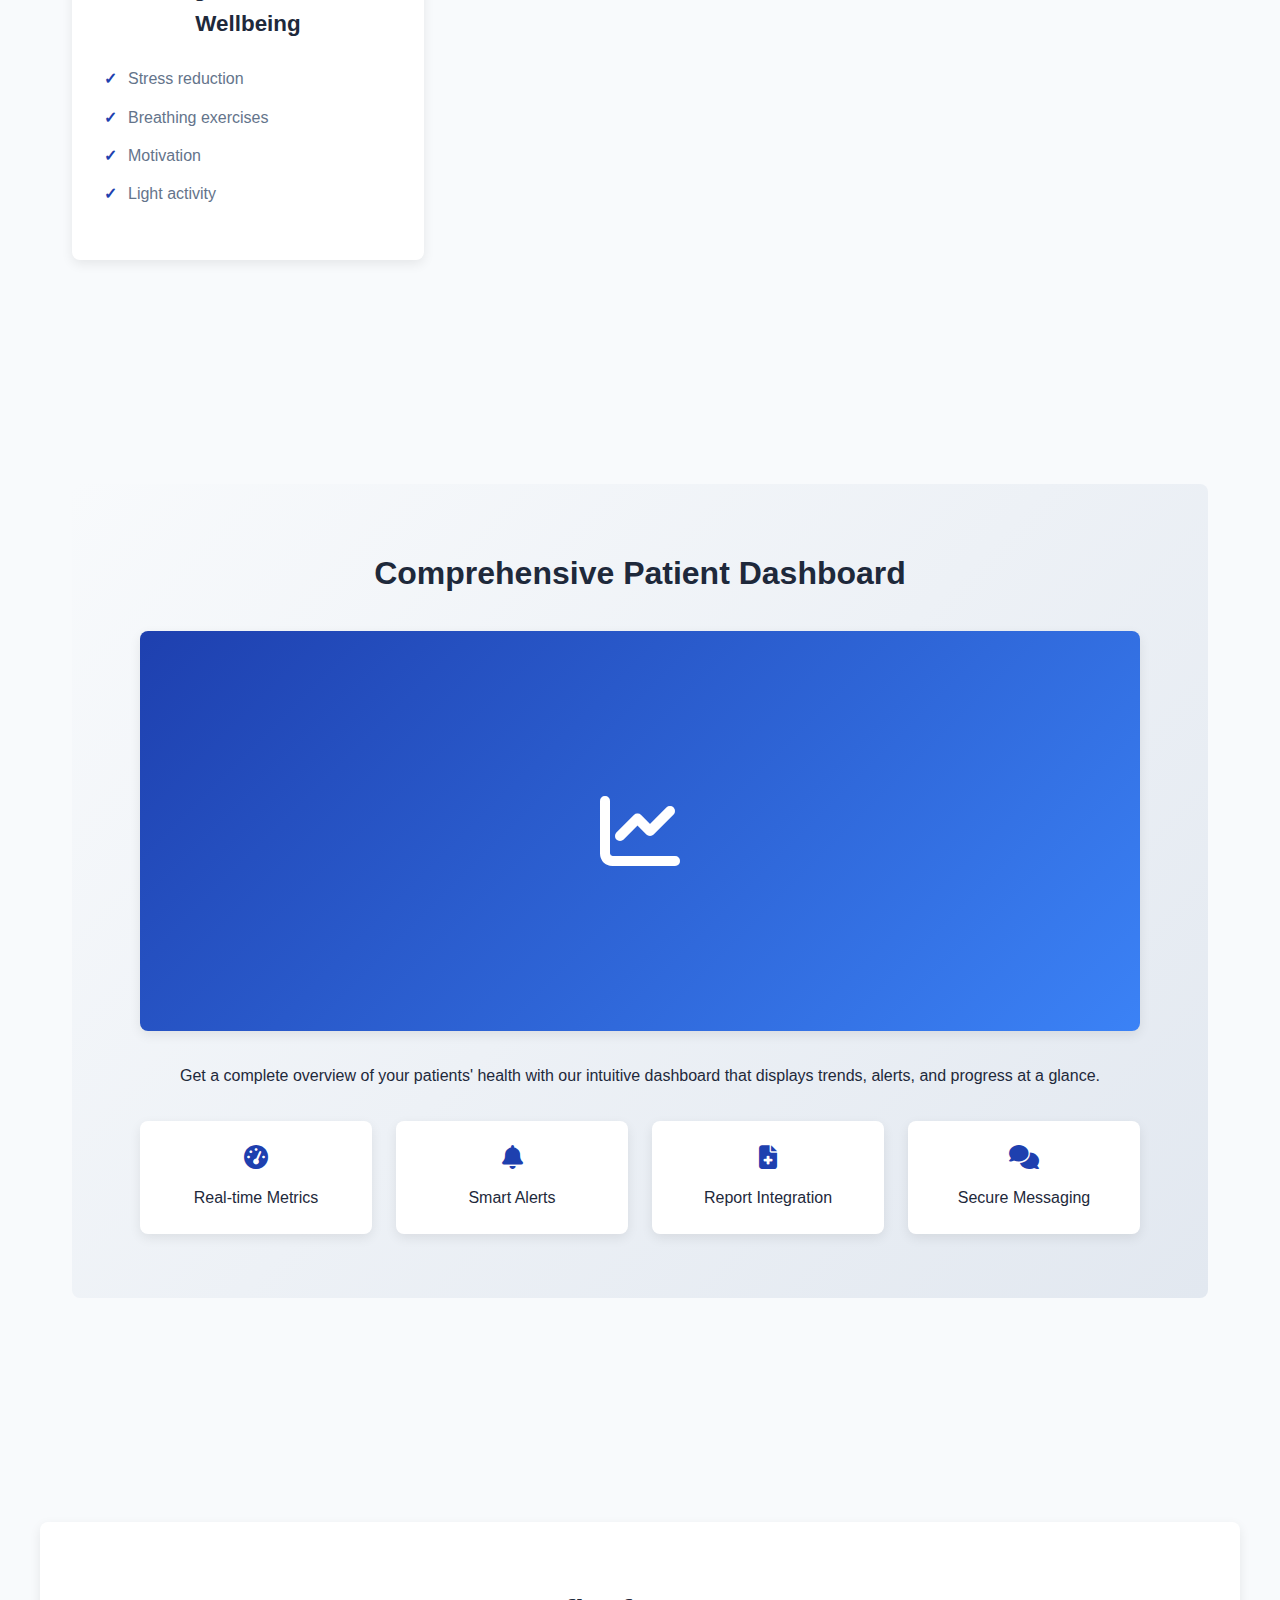
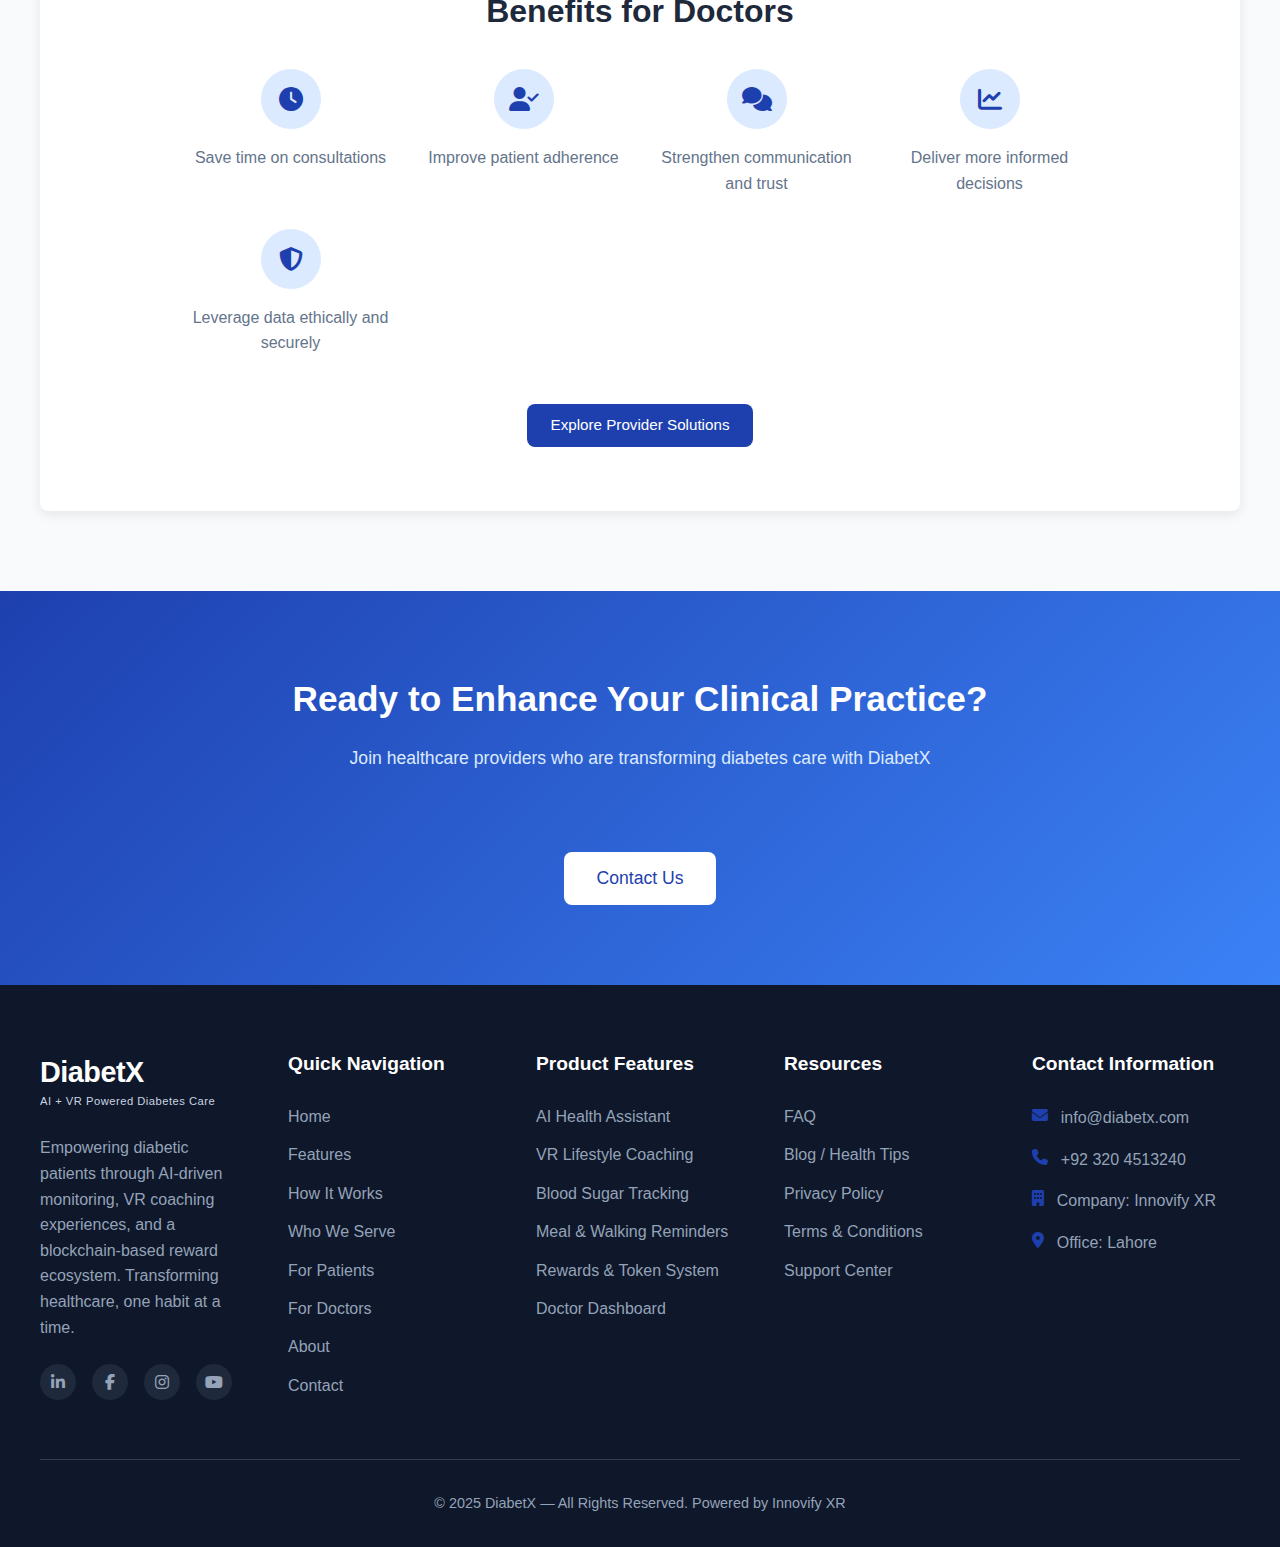
<file: For Doctors.html>
<!DOCTYPE html>
<html lang="en">
<head>
    <meta charset="UTF-8">
    <meta name="viewport" content="width=device-width, initial-scale=1.0">
    <title>For Doctors - DiabetX | AI + VR Powered Diabetes Care</title>
    <link rel="stylesheet" href="https://cdnjs.cloudflare.com/ajax/libs/font-awesome/6.4.0/css/all.min.css">
    <style>
        * {
            margin: 0;
            padding: 0;
            box-sizing: border-box;
            font-family: 'Segoe UI', Tahoma, Geneva, Verdana, sans-serif;
        }

        :root {
            --primary-blue: #1e40af;
            --dark-blue: #1e3a8a;
            --light-blue: #dbeafe;
            --text-dark: #1e293b;
            --text-gray: #64748b;
            --light-gray: #f8fafc;
            --white: #ffffff;
            --border-radius: 8px;
            --box-shadow: 0 4px 12px rgba(0, 0, 0, 0.08);
            --transition: all 0.3s ease;
        }

        body {
            background-color: var(--light-gray);
            color: var(--text-dark);
            line-height: 1.6;
        }

        /* Header Styles */
        header {
            background-color: var(--white);
            box-shadow: var(--box-shadow);
            position: sticky;
            top: 0;
            z-index: 1000;
            padding: 0 5%;
        }

        .navbar {
            display: flex;
            justify-content: space-between;
            align-items: center;
            padding: 1rem 0;
        }

        .logo-section {
            display: flex;
            align-items: center;
        }

        .logo {
            display: flex;
            flex-direction: column;
        }

        .logo-text {
            font-size: 1.8rem;
            font-weight: 700;
            color: var(--primary-blue);
            letter-spacing: -0.5px;
        }

        .tagline {
            font-size: 0.7rem;
            color: var(--text-gray);
            margin-top: -2px;
            letter-spacing: 0.5px;
        }

        .nav-menu {
            display: flex;
            list-style: none;
            align-items: center;
        }

        .nav-item {
            position: relative;
            margin: 0 1rem;
        }

        .nav-link {
            text-decoration: none;
            color: var(--text-dark);
            font-weight: 500;
            font-size: 0.95rem;
            transition: var(--transition);
            padding: 0.5rem 0;
            display: flex;
            align-items: center;
        }

        .nav-link:hover {
            color: var(--primary-blue);
        }

        .nav-link.active {
            color: var(--primary-blue);
            font-weight: 600;
        }

        .nav-link i {
            margin-left: 5px;
            font-size: 0.8rem;
        }

        .dropdown {
            position: absolute;
            top: 100%;
            left: 0;
            background-color: var(--white);
            box-shadow: var(--box-shadow);
            border-radius: var(--border-radius);
            padding: 0.75rem 0;
            min-width: 220px;
            opacity: 0;
            visibility: hidden;
            transform: translateY(10px);
            transition: var(--transition);
            z-index: 100;
        }

        .nav-item:hover .dropdown {
            opacity: 1;
            visibility: visible;
            transform: translateY(0);
        }

        .dropdown-item {
            display: block;
            padding: 0.6rem 1.5rem;
            text-decoration: none;
            color: var(--text-gray);
            font-size: 0.9rem;
            transition: var(--transition);
        }

        .dropdown-item:hover {
            background-color: var(--light-gray);
            color: var(--primary-blue);
        }

        .nav-actions {
            display: flex;
            align-items: center;
            gap: 1rem;
        }

        .btn-login {
            color: var(--text-gray);
            text-decoration: none;
            font-weight: 500;
            font-size: 0.95rem;
            transition: var(--transition);
        }

        .btn-login:hover {
            color: var(--primary-blue);
        }

        .btn-primary {
            background-color: var(--primary-blue);
            color: var(--white);
            text-decoration: none;
            padding: 0.6rem 1.5rem;
            border-radius: var(--border-radius);
            font-weight: 500;
            font-size: 0.95rem;
            transition: var(--transition);
            display: inline-block;
            text-align: center;
        }

        .btn-primary:hover {
            background-color: var(--dark-blue);
        }

        .btn-secondary {
            background-color: transparent;
            color: var(--primary-blue);
            border: 1px solid var(--primary-blue);
            text-decoration: none;
            padding: 0.6rem 1.5rem;
            border-radius: var(--border-radius);
            font-weight: 500;
            font-size: 0.95rem;
            transition: var(--transition);
            display: inline-block;
            text-align: center;
        }

        .btn-secondary:hover {
            background-color: var(--light-blue);
        }

        .hamburger {
            display: none;
            cursor: pointer;
            font-size: 1.5rem;
            color: var(--text-dark);
        }

        /* Section Styles */
        section {
            padding: 5rem 2rem;
        }

        .container {
            max-width: 1200px;
            margin: 0 auto;
        }

        .section-header {
            text-align: center;
            margin-bottom: 3rem;
        }

        .section-title {
            font-size: 2.2rem;
            color: var(--text-dark);
            margin-bottom: 1rem;
        }

        .section-subtitle {
            font-size: 1.1rem;
            color: var(--text-gray);
            max-width: 700px;
            margin: 0 auto;
        }

        /* Hero Section */
        .hero {
            background: linear-gradient(135deg, #f0f9ff 0%, #e0f2fe 100%);
            padding: 6rem 2rem;
            text-align: center;
        }

        .hero-content {
            max-width: 900px;
            margin: 0 auto;
        }

        .hero-title {
            font-size: 3rem;
            color: var(--text-dark);
            margin-bottom: 1.5rem;
            line-height: 1.2;
        }

        .hero-subtitle {
            font-size: 1.3rem;
            color: var(--text-gray);
            margin-bottom: 2.5rem;
            max-width: 800px;
            margin-left: auto;
            margin-right: auto;
        }

        /* Why DiabetX Helps Section */
        .why-section {
            background-color: var(--white);
            padding: 4rem 2rem;
            border-radius: var(--border-radius);
            box-shadow: var(--box-shadow);
            margin-bottom: 4rem;
        }

        .why-content {
            max-width: 900px;
            margin: 0 auto;
            text-align: center;
        }

        .why-content h2 {
            font-size: 2rem;
            margin-bottom: 1.5rem;
            color: var(--text-dark);
        }

        .why-content p {
            font-size: 1.1rem;
            color: var(--text-gray);
            line-height: 1.7;
        }

        /* Features Grid */
        .features-grid {
            display: grid;
            grid-template-columns: repeat(auto-fit, minmax(300px, 1fr));
            gap: 2.5rem;
        }

        .feature-card {
            background-color: var(--white);
            border-radius: var(--border-radius);
            padding: 2.5rem 2rem;
            box-shadow: var(--box-shadow);
            transition: var(--transition);
            position: relative;
            overflow: hidden;
        }

        .feature-card:hover {
            transform: translateY(-5px);
        }

        .feature-card::before {
            content: '';
            position: absolute;
            top: 0;
            left: 0;
            width: 100%;
            height: 5px;
            background: linear-gradient(90deg, var(--primary-blue), #3b82f6);
        }

        .feature-icon {
            background-color: var(--light-blue);
            color: var(--primary-blue);
            width: 70px;
            height: 70px;
            border-radius: 50%;
            display: flex;
            align-items: center;
            justify-content: center;
            margin: 0 auto 1.5rem;
            font-size: 1.8rem;
        }

        .feature-card h3 {
            margin-bottom: 1.5rem;
            color: var(--text-dark);
            font-size: 1.4rem;
            text-align: center;
        }

        .feature-list {
            list-style: none;
        }

        .feature-list li {
            margin-bottom: 0.8rem;
            padding-left: 1.5rem;
            position: relative;
            color: var(--text-gray);
        }

        .feature-list li::before {
            content: '✓';
            position: absolute;
            left: 0;
            color: var(--primary-blue);
            font-weight: bold;
        }

        /* Benefits Section */
        .benefits-section {
            background-color: var(--white);
            padding: 4rem 2rem;
            border-radius: var(--border-radius);
            box-shadow: var(--box-shadow);
        }

        .benefits-content {
            max-width: 900px;
            margin: 0 auto;
            text-align: center;
        }

        .benefits-content h2 {
            font-size: 2rem;
            margin-bottom: 2rem;
            color: var(--text-dark);
        }

        .benefits-grid {
            display: grid;
            grid-template-columns: repeat(auto-fit, minmax(200px, 1fr));
            gap: 2rem;
            margin-bottom: 3rem;
        }

        .benefit-item {
            display: flex;
            flex-direction: column;
            align-items: center;
            text-align: center;
        }

        .benefit-icon {
            background-color: var(--light-blue);
            color: var(--primary-blue);
            width: 60px;
            height: 60px;
            border-radius: 50%;
            display: flex;
            align-items: center;
            justify-content: center;
            margin-bottom: 1rem;
            font-size: 1.5rem;
        }

        .benefit-item p {
            color: var(--text-gray);
            font-weight: 500;
        }

        /* Dashboard Preview Section */
        .dashboard-preview {
            background: linear-gradient(135deg, #f8fafc 0%, #e2e8f0 100%);
            padding: 4rem 2rem;
            border-radius: var(--border-radius);
            margin: 4rem 0;
        }

        .dashboard-content {
            max-width: 1000px;
            margin: 0 auto;
            text-align: center;
        }

        .dashboard-content h2 {
            font-size: 2rem;
            margin-bottom: 2rem;
            color: var(--text-dark);
        }

        .dashboard-visual {
            background: linear-gradient(135deg, var(--primary-blue), #3b82f6);
            border-radius: var(--border-radius);
            height: 400px;
            display: flex;
            align-items: center;
            justify-content: center;
            color: white;
            box-shadow: var(--box-shadow);
            margin-bottom: 2rem;
        }

        .dashboard-visual i {
            font-size: 5rem;
        }

        .dashboard-features {
            display: grid;
            grid-template-columns: repeat(auto-fit, minmax(200px, 1fr));
            gap: 1.5rem;
            margin-top: 2rem;
        }

        .dashboard-feature {
            background-color: var(--white);
            padding: 1.5rem;
            border-radius: var(--border-radius);
            box-shadow: var(--box-shadow);
            text-align: center;
        }

        .dashboard-feature i {
            color: var(--primary-blue);
            font-size: 1.5rem;
            margin-bottom: 1rem;
        }

        /* CTA Section */
        .cta-section {
            background: linear-gradient(135deg, var(--primary-blue), #3b82f6);
            color: var(--white);
            text-align: center;
            padding: 5rem 2rem;
        }

        .cta-section .section-title {
            color: var(--white);
        }

        .cta-section .section-subtitle {
            color: var(--light-blue);
        }

        .cta-button {
            background-color: var(--white);
            color: var(--primary-blue);
            margin-top: 2rem;
            font-size: 1.1rem;
            padding: 0.8rem 2rem;
        }

        .cta-button:hover {
            background-color: var(--light-gray);
        }

        /* Footer Styles */
        footer {
            background-color: #0f172a;
            color: var(--white);
            padding: 4rem 2rem 2rem;
        }

        .footer-container {
            max-width: 1200px;
            margin: 0 auto;
            display: grid;
            grid-template-columns: repeat(auto-fit, minmax(200px, 1fr));
            gap: 2.5rem;
        }

        .footer-brand {
            max-width: 300px;
        }

        .footer-logo {
            margin-bottom: 1.5rem;
        }

        .footer-logo .logo-text {
            font-size: 1.8rem;
            color: var(--white);
        }

        .footer-logo .tagline {
            color: #cbd5e1;
        }

        .footer-description {
            color: #94a3b8;
            margin-bottom: 1.5rem;
            line-height: 1.6;
        }

        .footer-heading {
            font-size: 1.2rem;
            margin-bottom: 1.5rem;
            color: var(--white);
            font-weight: 600;
        }

        .footer-links {
            list-style: none;
        }

        .footer-links li {
            margin-bottom: 0.8rem;
        }

        .footer-links a {
            color: #94a3b8;
            text-decoration: none;
            transition: var(--transition);
        }

        .footer-links a:hover {
            color: var(--white);
        }

        .contact-info {
            color: #94a3b8;
            line-height: 1.8;
        }

        .contact-info p {
            margin-bottom: 0.8rem;
            display: flex;
            align-items: flex-start;
        }

        .contact-info i {
            margin-right: 0.8rem;
            margin-top: 0.2rem;
            color: var(--primary-blue);
        }

        .social-links {
            display: flex;
            gap: 1rem;
            margin-top: 1.5rem;
        }

        .social-link {
            display: flex;
            align-items: center;
            justify-content: center;
            width: 36px;
            height: 36px;
            background-color: #1e293b;
            border-radius: 50%;
            color: #94a3b8;
            text-decoration: none;
            transition: var(--transition);
        }

        .social-link:hover {
            background-color: var(--primary-blue);
            color: var(--white);
        }

        .footer-bottom {
            max-width: 1200px;
            margin: 3rem auto 0;
            padding-top: 2rem;
            border-top: 1px solid #334155;
            text-align: center;
            color: #94a3b8;
            font-size: 0.9rem;
        }

        /* Responsive Styles */
        @media screen and (max-width: 1024px) {
            .nav-menu {
                gap: 0.5rem;
            }
            
            .nav-item {
                margin: 0 0.5rem;
            }

            .hero-title {
                font-size: 2.5rem;
            }
        }

        @media screen and (max-width: 768px) {
            .hamburger {
                display: block;
            }

            .nav-menu {
                position: fixed;
                left: -100%;
                top: 70px;
                flex-direction: column;
                background-color: var(--white);
                width: 100%;
                text-align: center;
                transition: 0.3s;
                box-shadow: 0 10px 27px rgba(0, 0, 0, 0.05);
                padding: 2rem 0;
                height: calc(100vh - 70px);
                overflow-y: auto;
            }

            .nav-menu.active {
                left: 0;
            }

            .nav-item {
                margin: 1rem 0;
                width: 100%;
            }

            .nav-link {
                justify-content: center;
                padding: 1rem;
            }

            .dropdown {
                position: static;
                opacity: 1;
                visibility: visible;
                transform: none;
                box-shadow: none;
                background-color: var(--light-gray);
                border-radius: 0;
                width: 100%;
                display: none;
                padding: 0;
            }

            .dropdown.active {
                display: block;
            }

            .dropdown-item {
                padding: 0.8rem 1.5rem;
                border-top: 1px solid #e2e8f0;
            }

            .nav-actions {
                flex-direction: column;
                width: 100%;
                gap: 1rem;
                margin-top: 1rem;
            }

            .btn-login, .btn-primary {
                width: 80%;
                text-align: center;
                padding: 0.8rem;
            }

            .hero-title {
                font-size: 2rem;
            }

            .hero-subtitle {
                font-size: 1.1rem;
            }

            .features-grid {
                grid-template-columns: 1fr;
            }

            .benefits-grid, .dashboard-features {
                grid-template-columns: repeat(2, 1fr);
            }

            .footer-container {
                grid-template-columns: 1fr;
                gap: 2rem;
            }
        }

        @media screen and (max-width: 480px) {
            .benefits-grid, .dashboard-features {
                grid-template-columns: 1fr;
            }
        }
    </style>
</head>
<body>
    <header>
        <nav class="navbar">
            <div class="logo-section">
                <div class="logo">
                    <span class="logo-text">DiabetX</span>
                    <span class="tagline">AI + VR Powered Diabetes Care</span>
                </div>
            </div>

            <ul class="nav-menu">
                <li class="nav-item">
                    <a href="index.html" class="nav-link">Home</a>
                </li>
                <li class="nav-item">
                    <a href="about us.html" class="nav-link">About Us</a>
                </li>
                <li class="nav-item">
                    <a href="who we server.html" class="nav-link">Who We Serve <i class="fas fa-chevron-down"></i></a>
                    <div class="dropdown">
                        <a href="For Patients.html" class="dropdown-item">For Patients</a>
                        <a href="#" class="dropdown-item">For Doctors</a>
                        <a href="For Hospitals & Clinics.html" class="dropdown-item">For Hospitals & Clinics</a>
                        <a href="For Partners & Investors.html" class="dropdown-item">For Partners & Investors</a>
                    </div>
                </li>
                <li class="nav-item">
                    <a href="how it work.html" class="nav-link">How It Works</a>
                </li>
                <li class="nav-item">
                    <a href="feature.html" class="nav-link">Features <i class="fas fa-chevron-down"></i></a>
                    <div class="dropdown">
                        <a href="ai  asstance.html" class="dropdown-item">AI Health Assistant</a>
                        <a href="vr coching.html" class="dropdown-item">VR Coaching</a>
                        <a href="#" class="dropdown-item">Rewards System</a>
                        <a href="data dashboard.html" class="dropdown-item">Data Dashboard</a>
                    </div>
                </li>
                
                
               
                
                <li class="nav-item">
                    <a href="#" class="nav-link">Contact</a>
                </li>
                
                <div class="nav-actions">
                    <a href="#" class="btn-primary">Get Early Access</a>
                </div>
            </ul>

            <div class="hamburger">
                <i class="fas fa-bars"></i>
            </div>
        </nav>
    </header>

    <main>
        <!-- Hero Section -->
        <section class="hero">
            <div class="hero-content">
                <h1 class="hero-title">For Doctors</h1>
                <p class="hero-subtitle">A powerful digital companion that enhances clinical care.</p>
            </div>
        </section>

        <!-- Why DiabetX Helps Section -->
        <section class="container">
            <div class="why-section">
                <div class="why-content">
                    <h2>Why DiabetX Helps Doctors</h2>
                    <p>Doctors often struggle with incomplete patient data, gaps in communication, and limited follow-up insights.</p>
                    <p>DiabetX solves this by giving clinicians a clear, smart, updated picture of each patient's condition — in one place.</p>
                </div>
            </div>

            <!-- Key Features Section -->
            <div class="section-header">
                <h2 class="section-title">Key Features for Healthcare Providers</h2>
                <p class="section-subtitle">Comprehensive tools designed to enhance clinical decision-making and patient care</p>
            </div>

            <div class="features-grid">
                <!-- Patient Data Dashboard -->
                <div class="feature-card">
                    <div class="feature-icon">
                        <i class="fas fa-chart-bar"></i>
                    </div>
                    <h3>Patient Data Dashboard</h3>
                    <ul class="feature-list">
                        <li>Track glucose trends</li>
                        <li>View uploaded reports & assessments</li>
                        <li>Monitor patterns and lifestyle changes</li>
                    </ul>
                </div>

                <!-- AI-Driven Insights -->
                <div class="feature-card">
                    <div class="feature-icon">
                        <i class="fas fa-brain"></i>
                    </div>
                    <h3>AI-Driven Insights</h3>
                    <ul class="feature-list">
                        <li>Early risk alerts</li>
                        <li>Treatment-support recommendations</li>
                        <li>Patient adherence insights</li>
                    </ul>
                </div>

                <!-- Remote Monitoring Tools -->
                <div class="feature-card">
                    <div class="feature-icon">
                        <i class="fas fa-laptop-medical"></i>
                    </div>
                    <h3>Remote Monitoring Tools</h3>
                    <ul class="feature-list">
                        <li>Reduce unnecessary clinic visits</li>
                        <li>Improve communication with patients</li>
                        <li>Support chronic care more efficiently</li>
                    </ul>
                </div>

                <!-- VR Programs for Patient Wellbeing -->
                <div class="feature-card">
                    <div class="feature-icon">
                        <i class="fas fa-vr-cardboard"></i>
                    </div>
                    <h3>VR Programs for Patient Wellbeing</h3>
                    <ul class="feature-list">
                        <li>Stress reduction</li>
                        <li>Breathing exercises</li>
                        <li>Motivation</li>
                        <li>Light activity</li>
                    </ul>
                </div>
            </div>
        </section>

        <!-- Dashboard Preview Section -->
        <section class="container">
            <div class="dashboard-preview">
                <div class="dashboard-content">
                    <h2>Comprehensive Patient Dashboard</h2>
                    <div class="dashboard-visual">
                        <i class="fas fa-chart-line"></i>
                    </div>
                    <p>Get a complete overview of your patients' health with our intuitive dashboard that displays trends, alerts, and progress at a glance.</p>
                    
                    <div class="dashboard-features">
                        <div class="dashboard-feature">
                            <i class="fas fa-tachometer-alt"></i>
                            <p>Real-time Metrics</p>
                        </div>
                        <div class="dashboard-feature">
                            <i class="fas fa-bell"></i>
                            <p>Smart Alerts</p>
                        </div>
                        <div class="dashboard-feature">
                            <i class="fas fa-file-medical"></i>
                            <p>Report Integration</p>
                        </div>
                        <div class="dashboard-feature">
                            <i class="fas fa-comments"></i>
                            <p>Secure Messaging</p>
                        </div>
                    </div>
                </div>
            </div>
        </section>

        <!-- Benefits Section -->
        <section style="background-color: var(--light-gray);">
            <div class="container">
                <div class="benefits-section">
                    <div class="benefits-content">
                        <h2>Benefits for Doctors</h2>
                        <div class="benefits-grid">
                            <div class="benefit-item">
                                <div class="benefit-icon">
                                    <i class="fas fa-clock"></i>
                                </div>
                                <p>Save time on consultations</p>
                            </div>
                            <div class="benefit-item">
                                <div class="benefit-icon">
                                    <i class="fas fa-user-check"></i>
                                </div>
                                <p>Improve patient adherence</p>
                            </div>
                            <div class="benefit-item">
                                <div class="benefit-icon">
                                    <i class="fas fa-comments"></i>
                                </div>
                                <p>Strengthen communication and trust</p>
                            </div>
                            <div class="benefit-item">
                                <div class="benefit-icon">
                                    <i class="fas fa-chart-line"></i>
                                </div>
                                <p>Deliver more informed decisions</p>
                            </div>
                            <div class="benefit-item">
                                <div class="benefit-icon">
                                    <i class="fas fa-shield-alt"></i>
                                </div>
                                <p>Leverage data ethically and securely</p>
                            </div>
                        </div>
                        <a href="#" class="btn-primary">Explore Provider Solutions</a>
                    </div>
                </div>
            </div>
        </section>

        <!-- CTA Section -->
        <section class="cta-section">
            <div class="container">
                <div class="section-header">
                    <h2 class="section-title">Ready to Enhance Your Clinical Practice?</h2>
                    <p class="section-subtitle">Join healthcare providers who are transforming diabetes care with DiabetX</p>
                </div>
                <a href="#" class="btn-primary cta-button">Contact Us</a>
            </div>
        </section>
    </main>

    <footer>
        <div class="footer-container">
            <!-- Brand Section -->
            <div class="footer-brand">
                <div class="footer-logo">
                    <div class="logo">
                        <span class="logo-text">DiabetX</span>
                        <span class="tagline">AI + VR Powered Diabetes Care</span>
                    </div>
                </div>
                <p class="footer-description">
                    Empowering diabetic patients through AI-driven monitoring, VR coaching experiences, and 
                    a blockchain-based reward ecosystem. Transforming healthcare, one habit at a time.
                </p>
                <div class="social-links">
                    <a href="#" class="social-link" aria-label="LinkedIn">
                        <i class="fab fa-linkedin-in"></i>
                    </a>
                    <a href="#" class="social-link" aria-label="Facebook">
                        <i class="fab fa-facebook-f"></i>
                    </a>
                    <a href="#" class="social-link" aria-label="Instagram">
                        <i class="fab fa-instagram"></i>
                    </a>
                    <a href="#" class="social-link" aria-label="YouTube">
                        <i class="fab fa-youtube"></i>
                    </a>
                </div>
            </div>

            <!-- Quick Navigation -->
            <div class="footer-nav">
                <h3 class="footer-heading">Quick Navigation</h3>
                <ul class="footer-links">
                    <li><a href="#">Home</a></li>
                    <li><a href="#">Features</a></li>
                    <li><a href="#">How It Works</a></li>
                    <li><a href="#">Who We Serve</a></li>
                    <li><a href="#">For Patients</a></li>
                    <li><a href="#">For Doctors</a></li>
                    <li><a href="#">About</a></li>
                    <li><a href="#">Contact</a></li>
                </ul>
            </div>

            <!-- Product Features -->
            <div class="footer-features">
                <h3 class="footer-heading">Product Features</h3>
                <ul class="footer-links">
                    <li><a href="#">AI Health Assistant</a></li>
                    <li><a href="#">VR Lifestyle Coaching</a></li>
                    <li><a href="#">Blood Sugar Tracking</a></li>
                    <li><a href="#">Meal & Walking Reminders</a></li>
                    <li><a href="#">Rewards & Token System</a></li>
                    <li><a href="#">Doctor Dashboard</a></li>
                </ul>
            </div>

            <!-- Resources -->
            <div class="footer-resources">
                <h3 class="footer-heading">Resources</h3>
                <ul class="footer-links">
                    <li><a href="#">FAQ</a></li>
                    <li><a href="#">Blog / Health Tips</a></li>
                    <li><a href="#">Privacy Policy</a></li>
                    <li><a href="#">Terms & Conditions</a></li>
                    <li><a href="#">Support Center</a></li>
                </ul>
            </div>

            <!-- Contact Information -->
            <div class="footer-contact">
                <h3 class="footer-heading">Contact Information</h3>
                <div class="contact-info">
                    <p>
                        <i class="fas fa-envelope"></i>
                        <span>info@diabetx.com</span>
                    </p>
                    <p>
                        <i class="fas fa-phone"></i>
                        <span>+92 320 4513240</span>
                    </p>
                    <p>
                        <i class="fas fa-building"></i>
                        <span>Company: Innovify XR</span>
                    </p>
                    <p>
                        <i class="fas fa-map-marker-alt"></i>
                        <span>Office: Lahore </span>
                    </p>
                </div>
            </div>
        </div>

        <div class="footer-bottom">
            <p>© 2025 DiabetX — All Rights Reserved. Powered by Innovify XR</p>
        </div>
    </footer>

    <script>
        // Toggle mobile menu
        const hamburger = document.querySelector('.hamburger');
        const navMenu = document.querySelector('.nav-menu');
        const navItems = document.querySelectorAll('.nav-item');

        hamburger.addEventListener('click', () => {
            hamburger.classList.toggle('active');
            navMenu.classList.toggle('active');
        });

        // Toggle dropdowns on mobile
        navItems.forEach(item => {
            if (item.querySelector('.dropdown')) {
                const navLink = item.querySelector('.nav-link');
                
                navLink.addEventListener('click', (e) => {
                    if (window.innerWidth <= 768) {
                        e.preventDefault();
                        const dropdown = item.querySelector('.dropdown');
                        dropdown.classList.toggle('active');
                        
                        // Rotate chevron icon
                        const icon = navLink.querySelector('i');
                        if (icon) {
                            icon.classList.toggle('fa-chevron-down');
                            icon.classList.toggle('fa-chevron-up');
                        }
                    }
                });
            }
        });

        // Close menu when clicking outside on mobile
        document.addEventListener('click', (e) => {
            if (window.innerWidth <= 768 && navMenu.classList.contains('active')) {
                if (!e.target.closest('.navbar')) {
                    navMenu.classList.remove('active');
                    hamburger.classList.remove('active');
                    
                    // Close all dropdowns
                    document.querySelectorAll('.dropdown').forEach(dropdown => {
                        dropdown.classList.remove('active');
                    });
                    
                    // Reset all icons
                    document.querySelectorAll('.nav-link i').forEach(icon => {
                        if (icon.classList.contains('fa-chevron-up')) {
                            icon.classList.remove('fa-chevron-up');
                            icon.classList.add('fa-chevron-down');
                        }
                    });
                }
            }
        });

        // Close menu when window is resized above mobile breakpoint
        window.addEventListener('resize', () => {
            if (window.innerWidth > 768) {
                navMenu.classList.remove('active');
                hamburger.classList.remove('active');
                
                // Close all dropdowns
                document.querySelectorAll('.dropdown').forEach(dropdown => {
                    dropdown.classList.remove('active');
                });
                
                // Reset all icons
                document.querySelectorAll('.nav-link i').forEach(icon => {
                    if (icon.classList.contains('fa-chevron-up')) {
                        icon.classList.remove('fa-chevron-up');
                        icon.classList.add('fa-chevron-down');
                    }
                });
            }
        });

        // Highlight current page in navigation
        document.addEventListener('DOMContentLoaded', function() {
            const currentPage = window.location.pathname.split('/').pop() || 'index.html';
            const navLinks = document.querySelectorAll('.nav-link');
            
            navLinks.forEach(link => {
                if (link.textContent.trim() === 'For Doctors') {
                    link.classList.add('active');
                }
            });
        });
    </script>
</body>
</html>
</file>
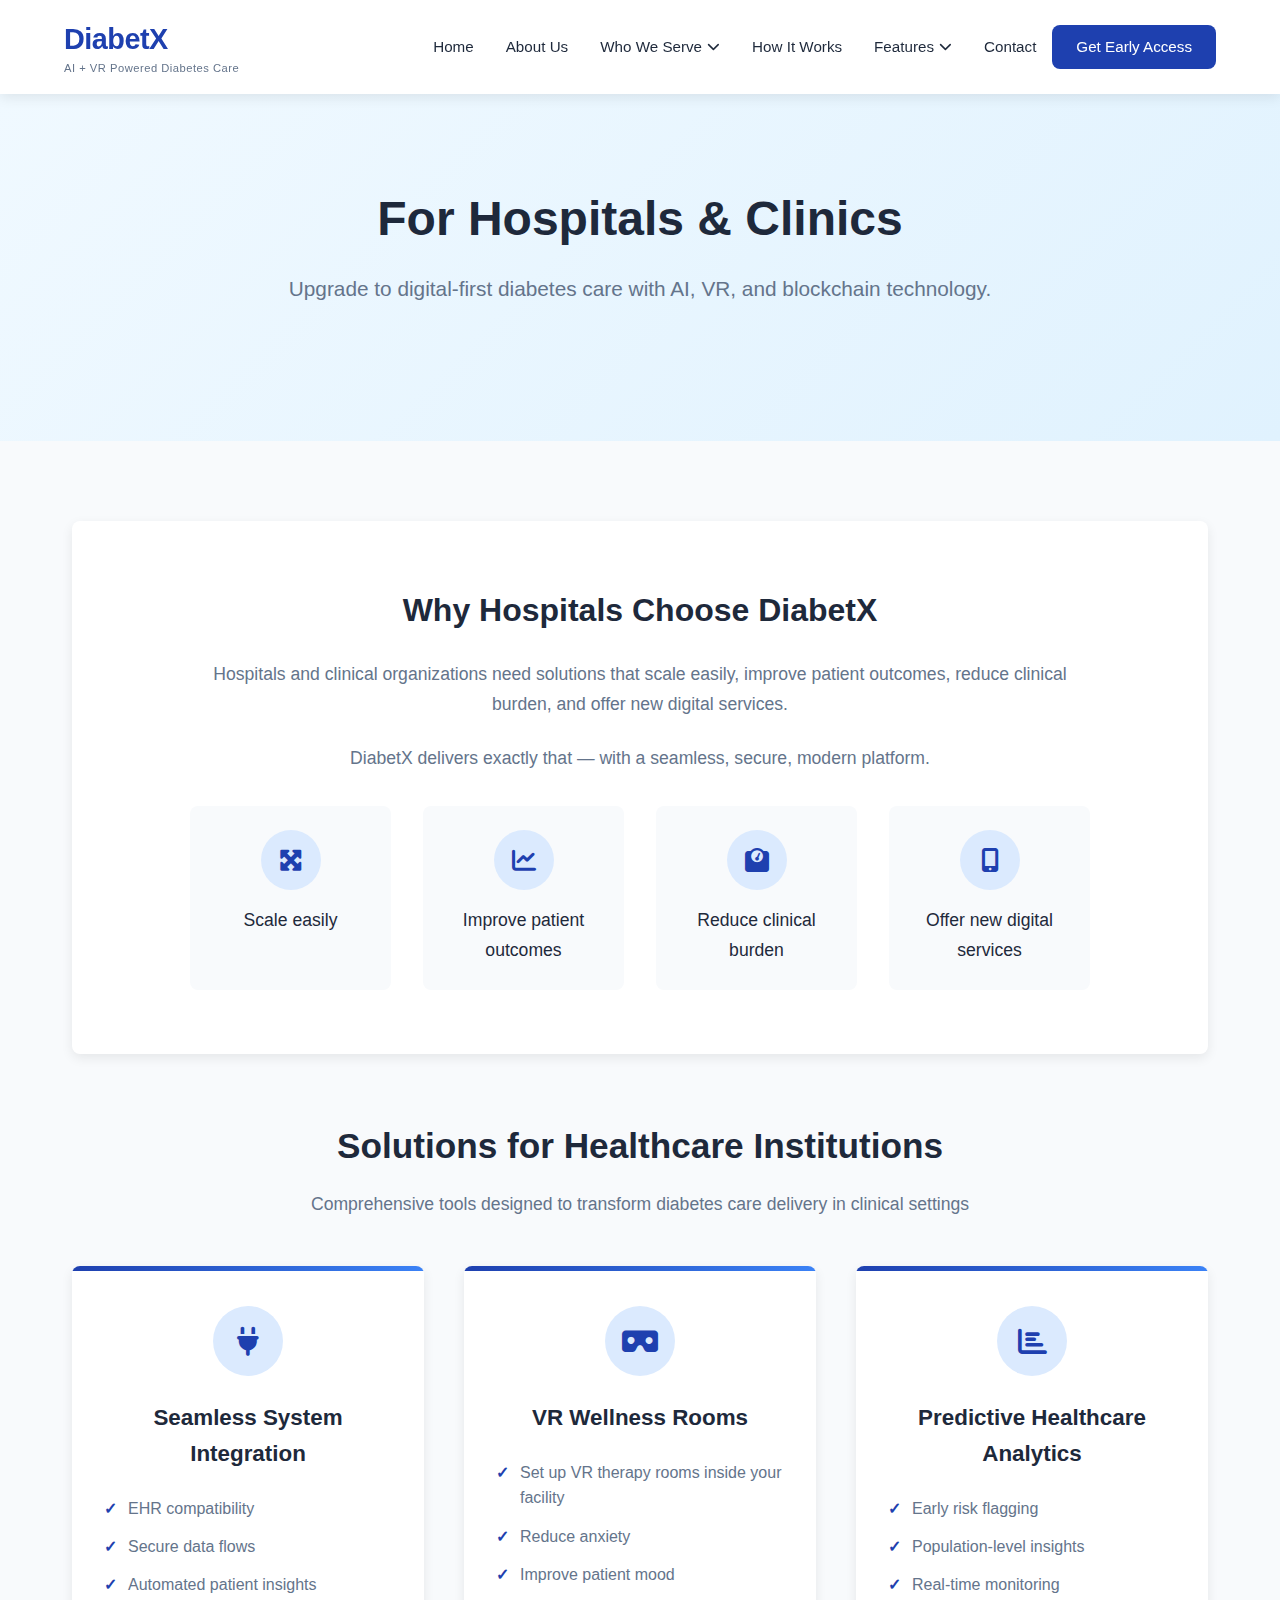
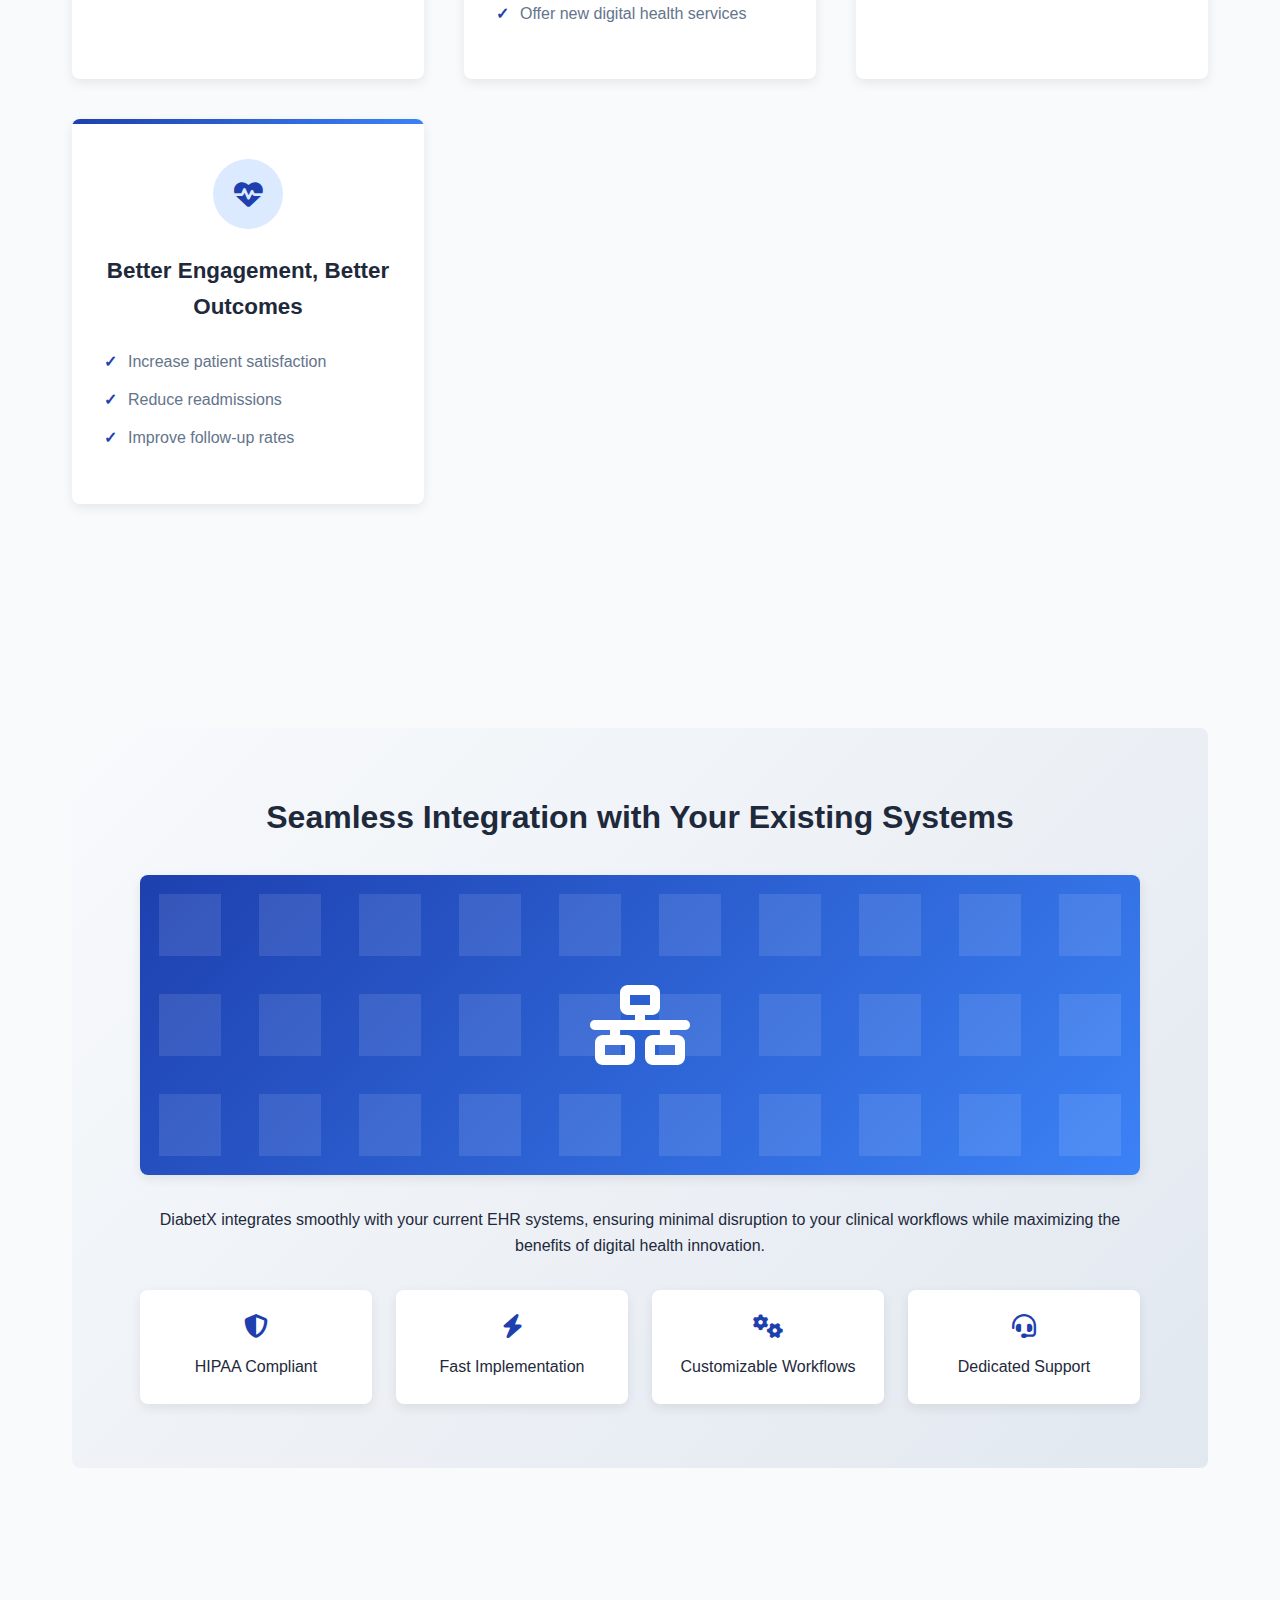
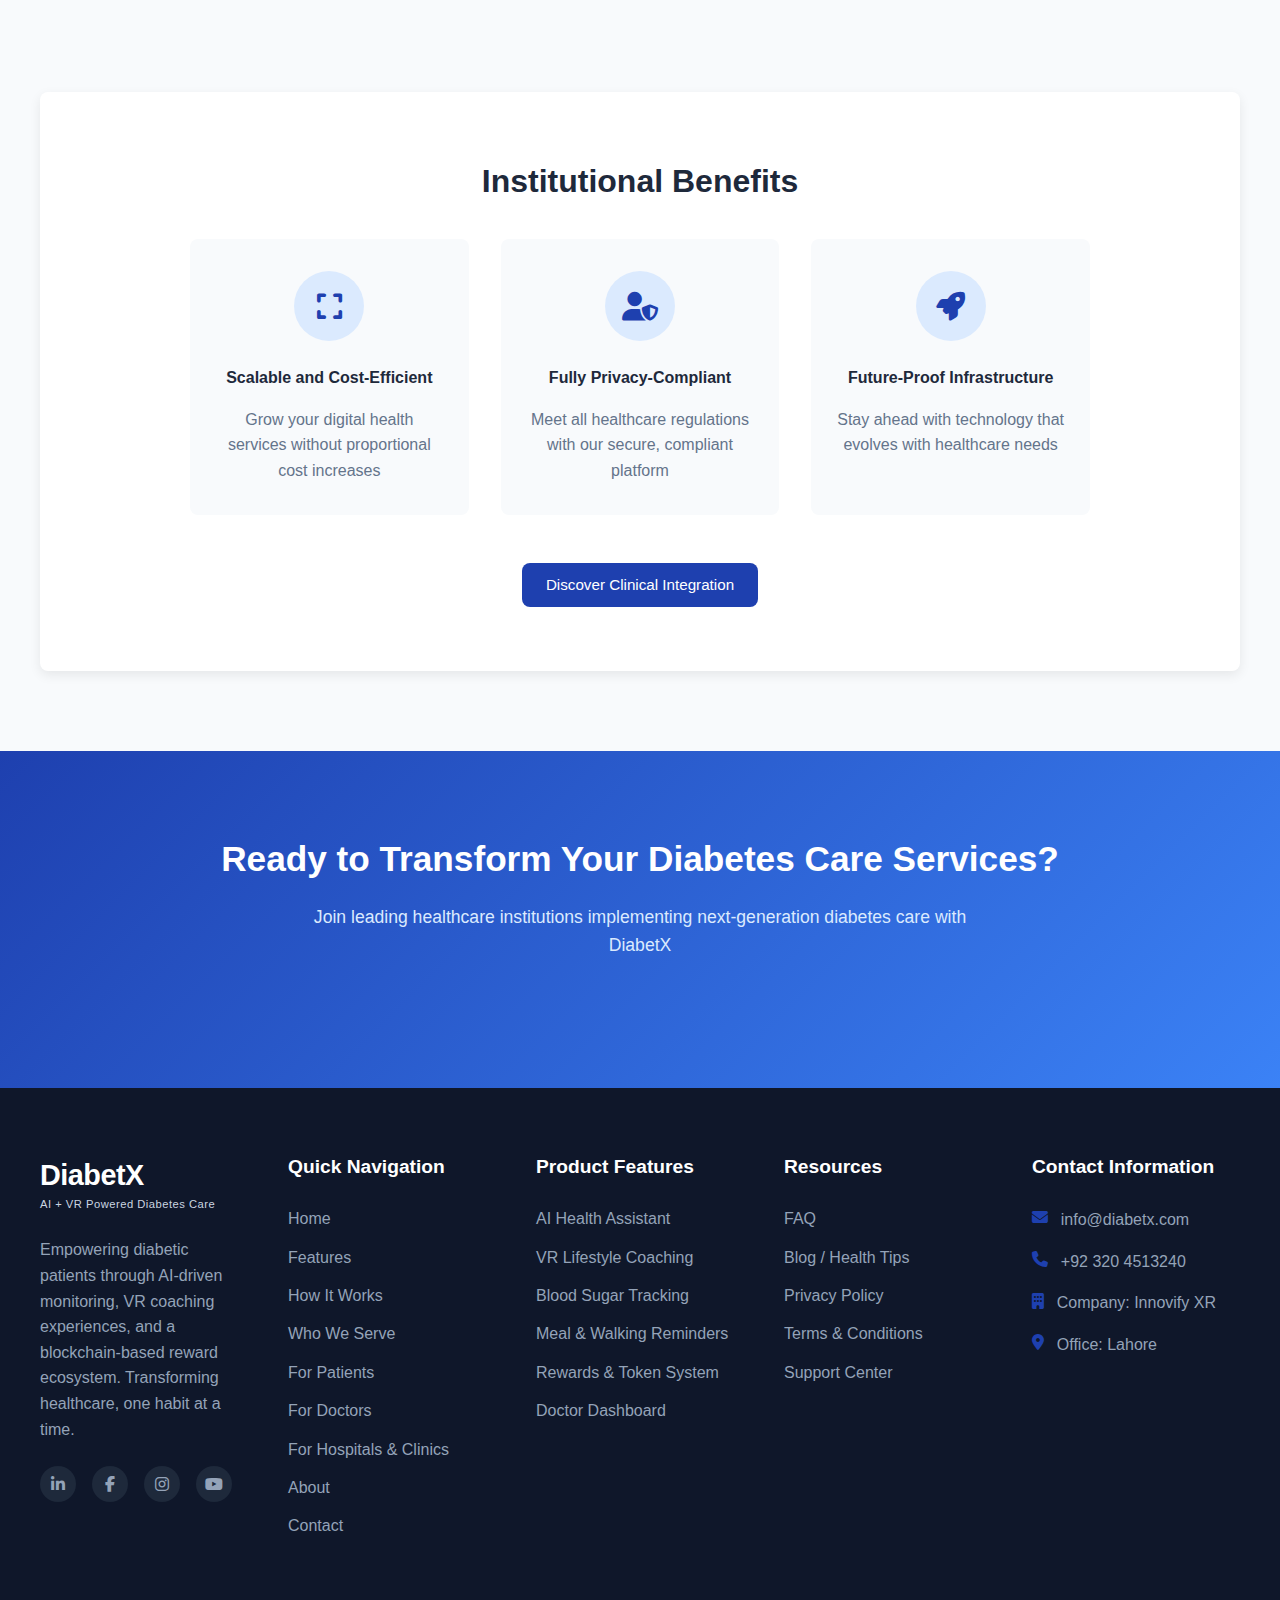
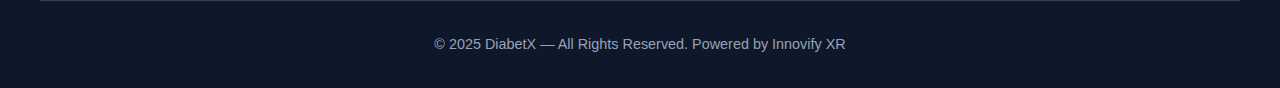
<file: For Hospitals & Clinics.html>
<!DOCTYPE html>
<html lang="en">
<head>
    <meta charset="UTF-8">
    <meta name="viewport" content="width=device-width, initial-scale=1.0">
    <title>For Hospitals & Clinics - DiabetX | AI + VR Powered Diabetes Care</title>
    <link rel="stylesheet" href="https://cdnjs.cloudflare.com/ajax/libs/font-awesome/6.4.0/css/all.min.css">
    <style>
        * {
            margin: 0;
            padding: 0;
            box-sizing: border-box;
            font-family: 'Segoe UI', Tahoma, Geneva, Verdana, sans-serif;
        }

        :root {
            --primary-blue: #1e40af;
            --dark-blue: #1e3a8a;
            --light-blue: #dbeafe;
            --text-dark: #1e293b;
            --text-gray: #64748b;
            --light-gray: #f8fafc;
            --white: #ffffff;
            --border-radius: 8px;
            --box-shadow: 0 4px 12px rgba(0, 0, 0, 0.08);
            --transition: all 0.3s ease;
        }

        body {
            background-color: var(--light-gray);
            color: var(--text-dark);
            line-height: 1.6;
        }

        /* Header Styles */
        header {
            background-color: var(--white);
            box-shadow: var(--box-shadow);
            position: sticky;
            top: 0;
            z-index: 1000;
            padding: 0 5%;
        }

        .navbar {
            display: flex;
            justify-content: space-between;
            align-items: center;
            padding: 1rem 0;
        }

        .logo-section {
            display: flex;
            align-items: center;
        }

        .logo {
            display: flex;
            flex-direction: column;
        }

        .logo-text {
            font-size: 1.8rem;
            font-weight: 700;
            color: var(--primary-blue);
            letter-spacing: -0.5px;
        }

        .tagline {
            font-size: 0.7rem;
            color: var(--text-gray);
            margin-top: -2px;
            letter-spacing: 0.5px;
        }

        .nav-menu {
            display: flex;
            list-style: none;
            align-items: center;
        }

        .nav-item {
            position: relative;
            margin: 0 1rem;
        }

        .nav-link {
            text-decoration: none;
            color: var(--text-dark);
            font-weight: 500;
            font-size: 0.95rem;
            transition: var(--transition);
            padding: 0.5rem 0;
            display: flex;
            align-items: center;
        }

        .nav-link:hover {
            color: var(--primary-blue);
        }

        .nav-link.active {
            color: var(--primary-blue);
            font-weight: 600;
        }

        .nav-link i {
            margin-left: 5px;
            font-size: 0.8rem;
        }

        .dropdown {
            position: absolute;
            top: 100%;
            left: 0;
            background-color: var(--white);
            box-shadow: var(--box-shadow);
            border-radius: var(--border-radius);
            padding: 0.75rem 0;
            min-width: 220px;
            opacity: 0;
            visibility: hidden;
            transform: translateY(10px);
            transition: var(--transition);
            z-index: 100;
        }

        .nav-item:hover .dropdown {
            opacity: 1;
            visibility: visible;
            transform: translateY(0);
        }

        .dropdown-item {
            display: block;
            padding: 0.6rem 1.5rem;
            text-decoration: none;
            color: var(--text-gray);
            font-size: 0.9rem;
            transition: var(--transition);
        }

        .dropdown-item:hover {
            background-color: var(--light-gray);
            color: var(--primary-blue);
        }

        .nav-actions {
            display: flex;
            align-items: center;
            gap: 1rem;
        }

        .btn-login {
            color: var(--text-gray);
            text-decoration: none;
            font-weight: 500;
            font-size: 0.95rem;
            transition: var(--transition);
        }

        .btn-login:hover {
            color: var(--primary-blue);
        }

        .btn-primary {
            background-color: var(--primary-blue);
            color: var(--white);
            text-decoration: none;
            padding: 0.6rem 1.5rem;
            border-radius: var(--border-radius);
            font-weight: 500;
            font-size: 0.95rem;
            transition: var(--transition);
            display: inline-block;
            text-align: center;
        }

        .btn-primary:hover {
            background-color: var(--dark-blue);
        }

        .btn-secondary {
            background-color: transparent;
            color: var(--primary-blue);
            border: 1px solid var(--primary-blue);
            text-decoration: none;
            padding: 0.6rem 1.5rem;
            border-radius: var(--border-radius);
            font-weight: 500;
            font-size: 0.95rem;
            transition: var(--transition);
            display: inline-block;
            text-align: center;
        }

        .btn-secondary:hover {
            background-color: var(--light-blue);
        }

        .hamburger {
            display: none;
            cursor: pointer;
            font-size: 1.5rem;
            color: var(--text-dark);
        }

        /* Section Styles */
        section {
            padding: 5rem 2rem;
        }

        .container {
            max-width: 1200px;
            margin: 0 auto;
        }

        .section-header {
            text-align: center;
            margin-bottom: 3rem;
        }

        .section-title {
            font-size: 2.2rem;
            color: var(--text-dark);
            margin-bottom: 1rem;
        }

        .section-subtitle {
            font-size: 1.1rem;
            color: var(--text-gray);
            max-width: 700px;
            margin: 0 auto;
        }

        /* Hero Section */
        .hero {
            background: linear-gradient(135deg, #f0f9ff 0%, #e0f2fe 100%);
            padding: 6rem 2rem;
            text-align: center;
        }

        .hero-content {
            max-width: 900px;
            margin: 0 auto;
        }

        .hero-title {
            font-size: 3rem;
            color: var(--text-dark);
            margin-bottom: 1.5rem;
            line-height: 1.2;
        }

        .hero-subtitle {
            font-size: 1.3rem;
            color: var(--text-gray);
            margin-bottom: 2.5rem;
            max-width: 800px;
            margin-left: auto;
            margin-right: auto;
        }

        /* Why Hospitals Choose Section */
        .why-section {
            background-color: var(--white);
            padding: 4rem 2rem;
            border-radius: var(--border-radius);
            box-shadow: var(--box-shadow);
            margin-bottom: 4rem;
        }

        .why-content {
            max-width: 900px;
            margin: 0 auto;
            text-align: center;
        }

        .why-content h2 {
            font-size: 2rem;
            margin-bottom: 1.5rem;
            color: var(--text-dark);
        }

        .why-content p {
            font-size: 1.1rem;
            color: var(--text-gray);
            line-height: 1.7;
            margin-bottom: 1.5rem;
        }

        .needs-grid {
            display: grid;
            grid-template-columns: repeat(auto-fit, minmax(200px, 1fr));
            gap: 2rem;
            margin-top: 2rem;
        }

        .need-item {
            display: flex;
            flex-direction: column;
            align-items: center;
            text-align: center;
            padding: 1.5rem;
            background-color: var(--light-gray);
            border-radius: var(--border-radius);
        }

        .need-icon {
            background-color: var(--light-blue);
            color: var(--primary-blue);
            width: 60px;
            height: 60px;
            border-radius: 50%;
            display: flex;
            align-items: center;
            justify-content: center;
            margin-bottom: 1rem;
            font-size: 1.5rem;
        }

        .need-item p {
            color: var(--text-dark);
            font-weight: 500;
            margin: 0;
        }

        /* Solutions Grid */
        .solutions-grid {
            display: grid;
            grid-template-columns: repeat(auto-fit, minmax(300px, 1fr));
            gap: 2.5rem;
        }

        .solution-card {
            background-color: var(--white);
            border-radius: var(--border-radius);
            padding: 2.5rem 2rem;
            box-shadow: var(--box-shadow);
            transition: var(--transition);
            position: relative;
            overflow: hidden;
        }

        .solution-card:hover {
            transform: translateY(-5px);
        }

        .solution-card::before {
            content: '';
            position: absolute;
            top: 0;
            left: 0;
            width: 100%;
            height: 5px;
            background: linear-gradient(90deg, var(--primary-blue), #3b82f6);
        }

        .solution-icon {
            background-color: var(--light-blue);
            color: var(--primary-blue);
            width: 70px;
            height: 70px;
            border-radius: 50%;
            display: flex;
            align-items: center;
            justify-content: center;
            margin: 0 auto 1.5rem;
            font-size: 1.8rem;
        }

        .solution-card h3 {
            margin-bottom: 1.5rem;
            color: var(--text-dark);
            font-size: 1.4rem;
            text-align: center;
        }

        .solution-list {
            list-style: none;
        }

        .solution-list li {
            margin-bottom: 0.8rem;
            padding-left: 1.5rem;
            position: relative;
            color: var(--text-gray);
        }

        .solution-list li::before {
            content: '✓';
            position: absolute;
            left: 0;
            color: var(--primary-blue);
            font-weight: bold;
        }

        /* Benefits Section */
        .benefits-section {
            background-color: var(--white);
            padding: 4rem 2rem;
            border-radius: var(--border-radius);
            box-shadow: var(--box-shadow);
        }

        .benefits-content {
            max-width: 900px;
            margin: 0 auto;
            text-align: center;
        }

        .benefits-content h2 {
            font-size: 2rem;
            margin-bottom: 2rem;
            color: var(--text-dark);
        }

        .benefits-grid {
            display: grid;
            grid-template-columns: repeat(auto-fit, minmax(250px, 1fr));
            gap: 2rem;
            margin-bottom: 3rem;
        }

        .benefit-item {
            display: flex;
            flex-direction: column;
            align-items: center;
            text-align: center;
            padding: 2rem 1.5rem;
            background-color: var(--light-gray);
            border-radius: var(--border-radius);
            transition: var(--transition);
        }

        .benefit-item:hover {
            transform: translateY(-5px);
            box-shadow: var(--box-shadow);
        }

        .benefit-icon {
            background-color: var(--light-blue);
            color: var(--primary-blue);
            width: 70px;
            height: 70px;
            border-radius: 50%;
            display: flex;
            align-items: center;
            justify-content: center;
            margin-bottom: 1.5rem;
            font-size: 1.8rem;
        }

        .benefit-item h4 {
            margin-bottom: 1rem;
            color: var(--text-dark);
        }

        .benefit-item p {
            color: var(--text-gray);
        }

        /* Integration Showcase */
        .integration-showcase {
            background: linear-gradient(135deg, #f8fafc 0%, #e2e8f0 100%);
            padding: 4rem 2rem;
            border-radius: var(--border-radius);
            margin: 4rem 0;
        }

        .integration-content {
            max-width: 1000px;
            margin: 0 auto;
            text-align: center;
        }

        .integration-content h2 {
            font-size: 2rem;
            margin-bottom: 2rem;
            color: var(--text-dark);
        }

        .integration-visual {
            background: linear-gradient(135deg, var(--primary-blue), #3b82f6);
            border-radius: var(--border-radius);
            height: 300px;
            display: flex;
            align-items: center;
            justify-content: center;
            color: white;
            box-shadow: var(--box-shadow);
            margin-bottom: 2rem;
            position: relative;
            overflow: hidden;
        }

        .integration-visual i {
            font-size: 5rem;
            z-index: 2;
        }

        .integration-visual::before {
            content: '';
            position: absolute;
            top: 0;
            left: 0;
            right: 0;
            bottom: 0;
            background: url('data:image/svg+xml,<svg xmlns="http://www.w3.org/2000/svg" viewBox="0 0 100 100" width="100" height="100" opacity="0.1"><path d="M20,20 L80,20 L80,80 L20,80 Z" fill="white" stroke="white" stroke-width="2"/><path d="M30,30 L70,30 L70,70 L30,70 Z" fill="none" stroke="white" stroke-width="1"/><circle cx="50" cy="50" r="15" fill="none" stroke="white" stroke-width="1"/></svg>');
            background-size: 100px 100px;
            z-index: 1;
        }

        .integration-features {
            display: grid;
            grid-template-columns: repeat(auto-fit, minmax(200px, 1fr));
            gap: 1.5rem;
            margin-top: 2rem;
        }

        .integration-feature {
            background-color: var(--white);
            padding: 1.5rem;
            border-radius: var(--border-radius);
            box-shadow: var(--box-shadow);
            text-align: center;
        }

        .integration-feature i {
            color: var(--primary-blue);
            font-size: 1.5rem;
            margin-bottom: 1rem;
        }

        /* CTA Section */
        .cta-section {
            background: linear-gradient(135deg, var(--primary-blue), #3b82f6);
            color: var(--white);
            text-align: center;
            padding: 5rem 2rem;
        }

        .cta-section .section-title {
            color: var(--white);
        }

        .cta-section .section-subtitle {
            color: var(--light-blue);
        }

        .cta-button {
            background-color: var(--white);
            color: var(--primary-blue);
            margin-top: 2rem;
            font-size: 1.1rem;
            padding: 0.8rem 2rem;
        }

        .cta-button:hover {
            background-color: var(--light-gray);
        }

        /* Footer Styles */
        footer {
            background-color: #0f172a;
            color: var(--white);
            padding: 4rem 2rem 2rem;
        }

        .footer-container {
            max-width: 1200px;
            margin: 0 auto;
            display: grid;
            grid-template-columns: repeat(auto-fit, minmax(200px, 1fr));
            gap: 2.5rem;
        }

        .footer-brand {
            max-width: 300px;
        }

        .footer-logo {
            margin-bottom: 1.5rem;
        }

        .footer-logo .logo-text {
            font-size: 1.8rem;
            color: var(--white);
        }

        .footer-logo .tagline {
            color: #cbd5e1;
        }

        .footer-description {
            color: #94a3b8;
            margin-bottom: 1.5rem;
            line-height: 1.6;
        }

        .footer-heading {
            font-size: 1.2rem;
            margin-bottom: 1.5rem;
            color: var(--white);
            font-weight: 600;
        }

        .footer-links {
            list-style: none;
        }

        .footer-links li {
            margin-bottom: 0.8rem;
        }

        .footer-links a {
            color: #94a3b8;
            text-decoration: none;
            transition: var(--transition);
        }

        .footer-links a:hover {
            color: var(--white);
        }

        .contact-info {
            color: #94a3b8;
            line-height: 1.8;
        }

        .contact-info p {
            margin-bottom: 0.8rem;
            display: flex;
            align-items: flex-start;
        }

        .contact-info i {
            margin-right: 0.8rem;
            margin-top: 0.2rem;
            color: var(--primary-blue);
        }

        .social-links {
            display: flex;
            gap: 1rem;
            margin-top: 1.5rem;
        }

        .social-link {
            display: flex;
            align-items: center;
            justify-content: center;
            width: 36px;
            height: 36px;
            background-color: #1e293b;
            border-radius: 50%;
            color: #94a3b8;
            text-decoration: none;
            transition: var(--transition);
        }

        .social-link:hover {
            background-color: var(--primary-blue);
            color: var(--white);
        }

        .footer-bottom {
            max-width: 1200px;
            margin: 3rem auto 0;
            padding-top: 2rem;
            border-top: 1px solid #334155;
            text-align: center;
            color: #94a3b8;
            font-size: 0.9rem;
        }

        /* Responsive Styles */
        @media screen and (max-width: 1024px) {
            .nav-menu {
                gap: 0.5rem;
            }
            
            .nav-item {
                margin: 0 0.5rem;
            }

            .hero-title {
                font-size: 2.5rem;
            }
        }

        @media screen and (max-width: 768px) {
            .hamburger {
                display: block;
            }

            .nav-menu {
                position: fixed;
                left: -100%;
                top: 70px;
                flex-direction: column;
                background-color: var(--white);
                width: 100%;
                text-align: center;
                transition: 0.3s;
                box-shadow: 0 10px 27px rgba(0, 0, 0, 0.05);
                padding: 2rem 0;
                height: calc(100vh - 70px);
                overflow-y: auto;
            }

            .nav-menu.active {
                left: 0;
            }

            .nav-item {
                margin: 1rem 0;
                width: 100%;
            }

            .nav-link {
                justify-content: center;
                padding: 1rem;
            }

            .dropdown {
                position: static;
                opacity: 1;
                visibility: visible;
                transform: none;
                box-shadow: none;
                background-color: var(--light-gray);
                border-radius: 0;
                width: 100%;
                display: none;
                padding: 0;
            }

            .dropdown.active {
                display: block;
            }

            .dropdown-item {
                padding: 0.8rem 1.5rem;
                border-top: 1px solid #e2e8f0;
            }

            .nav-actions {
                flex-direction: column;
                width: 100%;
                gap: 1rem;
                margin-top: 1rem;
            }

            .btn-login, .btn-primary {
                width: 80%;
                text-align: center;
                padding: 0.8rem;
            }

            .hero-title {
                font-size: 2rem;
            }

            .hero-subtitle {
                font-size: 1.1rem;
            }

            .solutions-grid {
                grid-template-columns: 1fr;
            }

            .needs-grid, .benefits-grid, .integration-features {
                grid-template-columns: repeat(2, 1fr);
            }

            .footer-container {
                grid-template-columns: 1fr;
                gap: 2rem;
            }
        }

        @media screen and (max-width: 480px) {
            .needs-grid, .benefits-grid, .integration-features {
                grid-template-columns: 1fr;
            }
        }
    </style>
</head>
<body>
    <header>
        <nav class="navbar">
            <div class="logo-section">
                <div class="logo">
                    <span class="logo-text">DiabetX</span>
                    <span class="tagline">AI + VR Powered Diabetes Care</span>
                </div>
            </div>

            <ul class="nav-menu">
                <li class="nav-item">
                    <a href="index.html" class="nav-link">Home</a>
                </li>
                 <li class="nav-item">
                    <a href="about us.html" class="nav-link">About Us</a>
                </li>
                <li class="nav-item">
                    <a href="who we server.html" class="nav-link">Who We Serve <i class="fas fa-chevron-down"></i></a>
                    <div class="dropdown">
                        <a href="For Patients.html" class="dropdown-item">For Patients</a>
                        <a href="For Doctors.html" class="dropdown-item">For Doctors</a>
                        <a href="#" class="dropdown-item">For Hospitals & Clinics</a>
                        <a href="For Partners & Investors.html" class="dropdown-item">For Partners & Investors</a>
                    </div>
                </li>
                <li class="nav-item">
                    <a href="how it work.html" class="nav-link">How It Works</a>
                </li>
                <li class="nav-item">
                    <a href="feature.html" class="nav-link">Features <i class="fas fa-chevron-down"></i></a>
                    <div class="dropdown">
                        <a href="ai  asstance.html" class="dropdown-item">AI Health Assistant</a>
                        <a href="vr coching.html" class="dropdown-item">VR Coaching</a>
                        <a href="#" class="dropdown-item">Rewards System</a>
                        <a href="data dashboard.html" class="dropdown-item">Data Dashboard</a>
                    </div>
                </li>
                
                
               
                <li class="nav-item">
                    <a href="#" class="nav-link">Contact</a>
                </li>
                
                <div class="nav-actions">
                    <a href="#" class="btn-primary">Get Early Access</a>
                </div>
            </ul>

            <div class="hamburger">
                <i class="fas fa-bars"></i>
            </div>
        </nav>
    </header>

    <main>
        <!-- Hero Section -->
        <section class="hero">
            <div class="hero-content">
                <h1 class="hero-title">For Hospitals & Clinics</h1>
                <p class="hero-subtitle">Upgrade to digital-first diabetes care with AI, VR, and blockchain technology.</p>
            </div>
        </section>

        <!-- Why Hospitals Choose Section -->
        <section class="container">
            <div class="why-section">
                <div class="why-content">
                    <h2>Why Hospitals Choose DiabetX</h2>
                    <p>Hospitals and clinical organizations need solutions that scale easily, improve patient outcomes, reduce clinical burden, and offer new digital services.</p>
                    <p>DiabetX delivers exactly that — with a seamless, secure, modern platform.</p>
                    
                    <div class="needs-grid">
                        <div class="need-item">
                            <div class="need-icon">
                                <i class="fas fa-expand-arrows-alt"></i>
                            </div>
                            <p>Scale easily</p>
                        </div>
                        <div class="need-item">
                            <div class="need-icon">
                                <i class="fas fa-chart-line"></i>
                            </div>
                            <p>Improve patient outcomes</p>
                        </div>
                        <div class="need-item">
                            <div class="need-icon">
                                <i class="fas fa-weight"></i>
                            </div>
                            <p>Reduce clinical burden</p>
                        </div>
                        <div class="need-item">
                            <div class="need-icon">
                                <i class="fas fa-mobile-alt"></i>
                            </div>
                            <p>Offer new digital services</p>
                        </div>
                    </div>
                </div>
            </div>

            <!-- Solutions Section -->
            <div class="section-header">
                <h2 class="section-title">Solutions for Healthcare Institutions</h2>
                <p class="section-subtitle">Comprehensive tools designed to transform diabetes care delivery in clinical settings</p>
            </div>

            <div class="solutions-grid">
                <!-- Seamless System Integration -->
                <div class="solution-card">
                    <div class="solution-icon">
                        <i class="fas fa-plug"></i>
                    </div>
                    <h3>Seamless System Integration</h3>
                    <ul class="solution-list">
                        <li>EHR compatibility</li>
                        <li>Secure data flows</li>
                        <li>Automated patient insights</li>
                    </ul>
                </div>

                <!-- VR Wellness Rooms -->
                <div class="solution-card">
                    <div class="solution-icon">
                        <i class="fas fa-vr-cardboard"></i>
                    </div>
                    <h3>VR Wellness Rooms</h3>
                    <ul class="solution-list">
                        <li>Set up VR therapy rooms inside your facility</li>
                        <li>Reduce anxiety</li>
                        <li>Improve patient mood</li>
                        <li>Offer new digital health services</li>
                    </ul>
                </div>

                <!-- Predictive Healthcare Analytics -->
                <div class="solution-card">
                    <div class="solution-icon">
                        <i class="fas fa-chart-bar"></i>
                    </div>
                    <h3>Predictive Healthcare Analytics</h3>
                    <ul class="solution-list">
                        <li>Early risk flagging</li>
                        <li>Population-level insights</li>
                        <li>Real-time monitoring</li>
                    </ul>
                </div>

                <!-- Better Engagement, Better Outcomes -->
                <div class="solution-card">
                    <div class="solution-icon">
                        <i class="fas fa-heartbeat"></i>
                    </div>
                    <h3>Better Engagement, Better Outcomes</h3>
                    <ul class="solution-list">
                        <li>Increase patient satisfaction</li>
                        <li>Reduce readmissions</li>
                        <li>Improve follow-up rates</li>
                    </ul>
                </div>
            </div>
        </section>

        <!-- Integration Showcase -->
        <section class="container">
            <div class="integration-showcase">
                <div class="integration-content">
                    <h2>Seamless Integration with Your Existing Systems</h2>
                    <div class="integration-visual">
                        <i class="fas fa-network-wired"></i>
                    </div>
                    <p>DiabetX integrates smoothly with your current EHR systems, ensuring minimal disruption to your clinical workflows while maximizing the benefits of digital health innovation.</p>
                    
                    <div class="integration-features">
                        <div class="integration-feature">
                            <i class="fas fa-shield-alt"></i>
                            <p>HIPAA Compliant</p>
                        </div>
                        <div class="integration-feature">
                            <i class="fas fa-bolt"></i>
                            <p>Fast Implementation</p>
                        </div>
                        <div class="integration-feature">
                            <i class="fas fa-cogs"></i>
                            <p>Customizable Workflows</p>
                        </div>
                        <div class="integration-feature">
                            <i class="fas fa-headset"></i>
                            <p>Dedicated Support</p>
                        </div>
                    </div>
                </div>
            </div>
        </section>

        <!-- Benefits Section -->
        <section style="background-color: var(--light-gray);">
            <div class="container">
                <div class="benefits-section">
                    <div class="benefits-content">
                        <h2>Institutional Benefits</h2>
                        <div class="benefits-grid">
                            <div class="benefit-item">
                                <div class="benefit-icon">
                                    <i class="fas fa-expand"></i>
                                </div>
                                <h4>Scalable and Cost-Efficient</h4>
                                <p>Grow your digital health services without proportional cost increases</p>
                            </div>
                            <div class="benefit-item">
                                <div class="benefit-icon">
                                    <i class="fas fa-user-shield"></i>
                                </div>
                                <h4>Fully Privacy-Compliant</h4>
                                <p>Meet all healthcare regulations with our secure, compliant platform</p>
                            </div>
                            <div class="benefit-item">
                                <div class="benefit-icon">
                                    <i class="fas fa-rocket"></i>
                                </div>
                                <h4>Future-Proof Infrastructure</h4>
                                <p>Stay ahead with technology that evolves with healthcare needs</p>
                            </div>
                        </div>
                        <a href="#" class="btn-primary">Discover Clinical Integration</a>
                    </div>
                </div>
            </div>
        </section>

        <!-- CTA Section -->
        <section class="cta-section">
            <div class="container">
                <div class="section-header">
                    <h2 class="section-title">Ready to Transform Your Diabetes Care Services?</h2>
                    <p class="section-subtitle">Join leading healthcare institutions implementing next-generation diabetes care with DiabetX</p>
                </div>
                
            </div>
        </section>
    </main>

    <footer>
        <div class="footer-container">
            <!-- Brand Section -->
            <div class="footer-brand">
                <div class="footer-logo">
                    <div class="logo">
                        <span class="logo-text">DiabetX</span>
                        <span class="tagline">AI + VR Powered Diabetes Care</span>
                    </div>
                </div>
                <p class="footer-description">
                    Empowering diabetic patients through AI-driven monitoring, VR coaching experiences, and 
                    a blockchain-based reward ecosystem. Transforming healthcare, one habit at a time.
                </p>
                <div class="social-links">
                    <a href="#" class="social-link" aria-label="LinkedIn">
                        <i class="fab fa-linkedin-in"></i>
                    </a>
                    <a href="#" class="social-link" aria-label="Facebook">
                        <i class="fab fa-facebook-f"></i>
                    </a>
                    <a href="#" class="social-link" aria-label="Instagram">
                        <i class="fab fa-instagram"></i>
                    </a>
                    <a href="#" class="social-link" aria-label="YouTube">
                        <i class="fab fa-youtube"></i>
                    </a>
                </div>
            </div>

            <!-- Quick Navigation -->
            <div class="footer-nav">
                <h3 class="footer-heading">Quick Navigation</h3>
                <ul class="footer-links">
                    <li><a href="#">Home</a></li>
                    <li><a href="#">Features</a></li>
                    <li><a href="#">How It Works</a></li>
                    <li><a href="#">Who We Serve</a></li>
                    <li><a href="#">For Patients</a></li>
                    <li><a href="#">For Doctors</a></li>
                    <li><a href="#">For Hospitals & Clinics</a></li>
                    <li><a href="#">About</a></li>
                    <li><a href="#">Contact</a></li>
                </ul>
            </div>

            <!-- Product Features -->
            <div class="footer-features">
                <h3 class="footer-heading">Product Features</h3>
                <ul class="footer-links">
                    <li><a href="#">AI Health Assistant</a></li>
                    <li><a href="#">VR Lifestyle Coaching</a></li>
                    <li><a href="#">Blood Sugar Tracking</a></li>
                    <li><a href="#">Meal & Walking Reminders</a></li>
                    <li><a href="#">Rewards & Token System</a></li>
                    <li><a href="#">Doctor Dashboard</a></li>
                </ul>
            </div>

            <!-- Resources -->
            <div class="footer-resources">
                <h3 class="footer-heading">Resources</h3>
                <ul class="footer-links">
                    <li><a href="#">FAQ</a></li>
                    <li><a href="#">Blog / Health Tips</a></li>
                    <li><a href="#">Privacy Policy</a></li>
                    <li><a href="#">Terms & Conditions</a></li>
                    <li><a href="#">Support Center</a></li>
                </ul>
            </div>

            <!-- Contact Information -->
            <div class="footer-contact">
                <h3 class="footer-heading">Contact Information</h3>
                <div class="contact-info">
                    <p>
                        <i class="fas fa-envelope"></i>
                        <span>info@diabetx.com</span>
                    </p>
                    <p>
                        <i class="fas fa-phone"></i>
                        <span>+92 320 4513240</span>
                    </p>
                    <p>
                        <i class="fas fa-building"></i>
                        <span>Company: Innovify XR</span>
                    </p>
                    <p>
                        <i class="fas fa-map-marker-alt"></i>
                        <span>Office: Lahore</span>
                    </p>
                </div>
            </div>
        </div>

        <div class="footer-bottom">
            <p>© 2025 DiabetX — All Rights Reserved. Powered by Innovify XR</p>
        </div>
    </footer>

    <script>
        // Toggle mobile menu
        const hamburger = document.querySelector('.hamburger');
        const navMenu = document.querySelector('.nav-menu');
        const navItems = document.querySelectorAll('.nav-item');

        hamburger.addEventListener('click', () => {
            hamburger.classList.toggle('active');
            navMenu.classList.toggle('active');
        });

        // Toggle dropdowns on mobile
        navItems.forEach(item => {
            if (item.querySelector('.dropdown')) {
                const navLink = item.querySelector('.nav-link');
                
                navLink.addEventListener('click', (e) => {
                    if (window.innerWidth <= 768) {
                        e.preventDefault();
                        const dropdown = item.querySelector('.dropdown');
                        dropdown.classList.toggle('active');
                        
                        // Rotate chevron icon
                        const icon = navLink.querySelector('i');
                        if (icon) {
                            icon.classList.toggle('fa-chevron-down');
                            icon.classList.toggle('fa-chevron-up');
                        }
                    }
                });
            }
        });

        // Close menu when clicking outside on mobile
        document.addEventListener('click', (e) => {
            if (window.innerWidth <= 768 && navMenu.classList.contains('active')) {
                if (!e.target.closest('.navbar')) {
                    navMenu.classList.remove('active');
                    hamburger.classList.remove('active');
                    
                    // Close all dropdowns
                    document.querySelectorAll('.dropdown').forEach(dropdown => {
                        dropdown.classList.remove('active');
                    });
                    
                    // Reset all icons
                    document.querySelectorAll('.nav-link i').forEach(icon => {
                        if (icon.classList.contains('fa-chevron-up')) {
                            icon.classList.remove('fa-chevron-up');
                            icon.classList.add('fa-chevron-down');
                        }
                    });
                }
            }
        });

        // Close menu when window is resized above mobile breakpoint
        window.addEventListener('resize', () => {
            if (window.innerWidth > 768) {
                navMenu.classList.remove('active');
                hamburger.classList.remove('active');
                
                // Close all dropdowns
                document.querySelectorAll('.dropdown').forEach(dropdown => {
                    dropdown.classList.remove('active');
                });
                
                // Reset all icons
                document.querySelectorAll('.nav-link i').forEach(icon => {
                    if (icon.classList.contains('fa-chevron-up')) {
                        icon.classList.remove('fa-chevron-up');
                        icon.classList.add('fa-chevron-down');
                    }
                });
            }
        });

        // Highlight current page in navigation
        document.addEventListener('DOMContentLoaded', function() {
            const currentPage = window.location.pathname.split('/').pop() || 'index.html';
            const navLinks = document.querySelectorAll('.nav-link');
            
            navLinks.forEach(link => {
                if (link.textContent.trim() === 'For Hospitals & Clinics') {
                    link.classList.add('active');
                }
            });
        });
    </script>
</body>
</html>
</file>
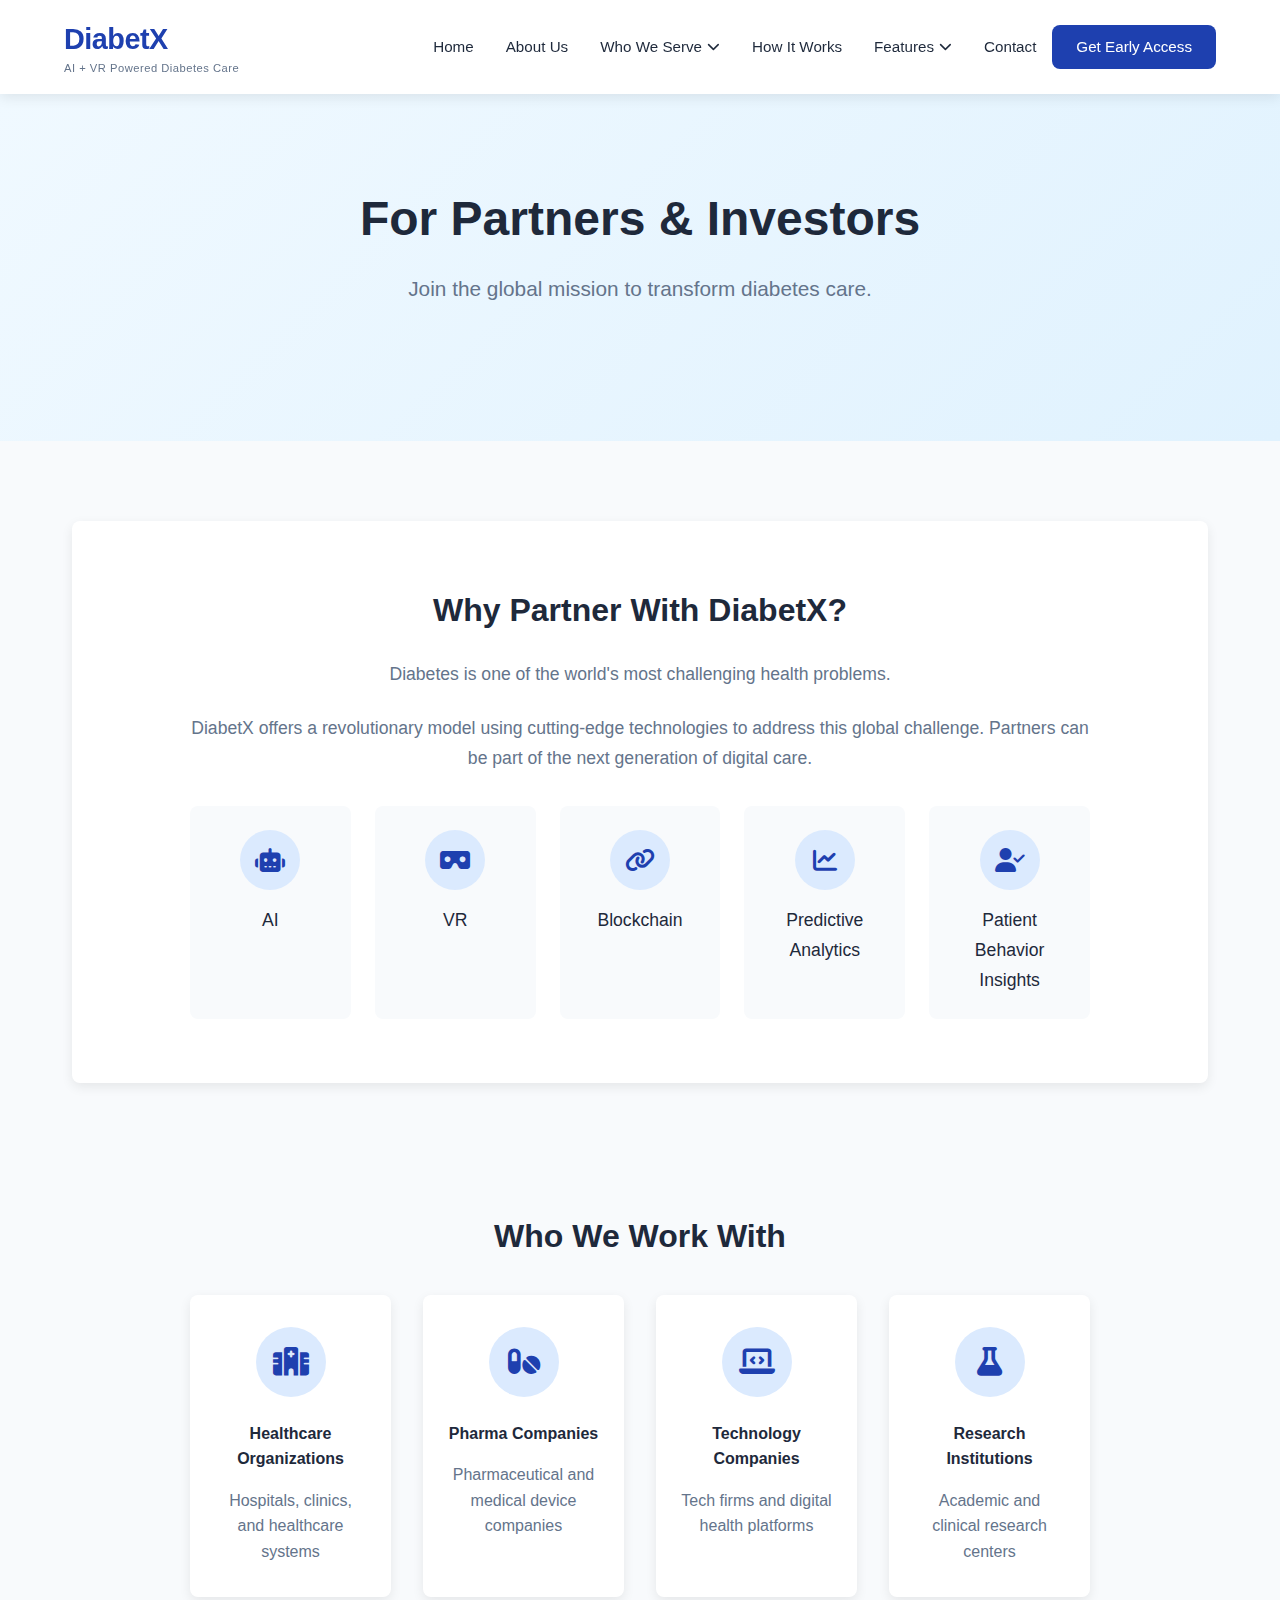
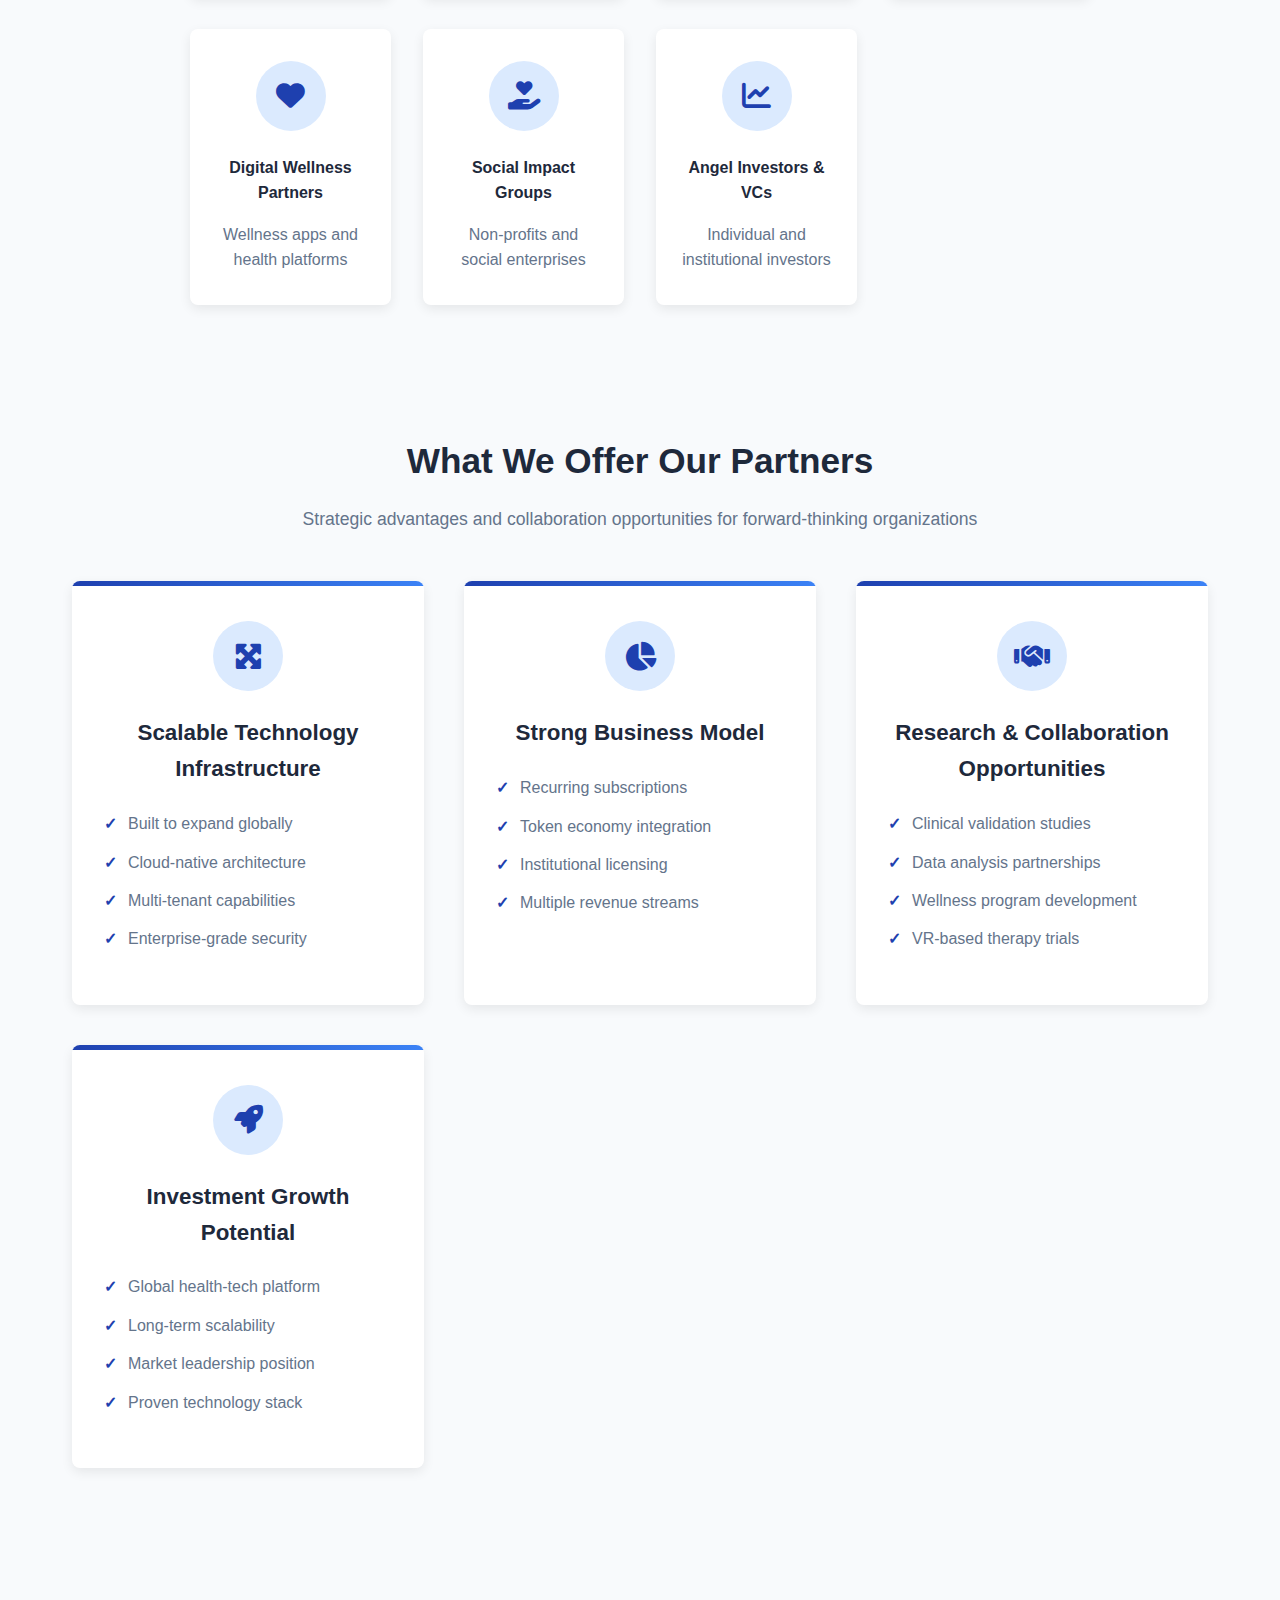
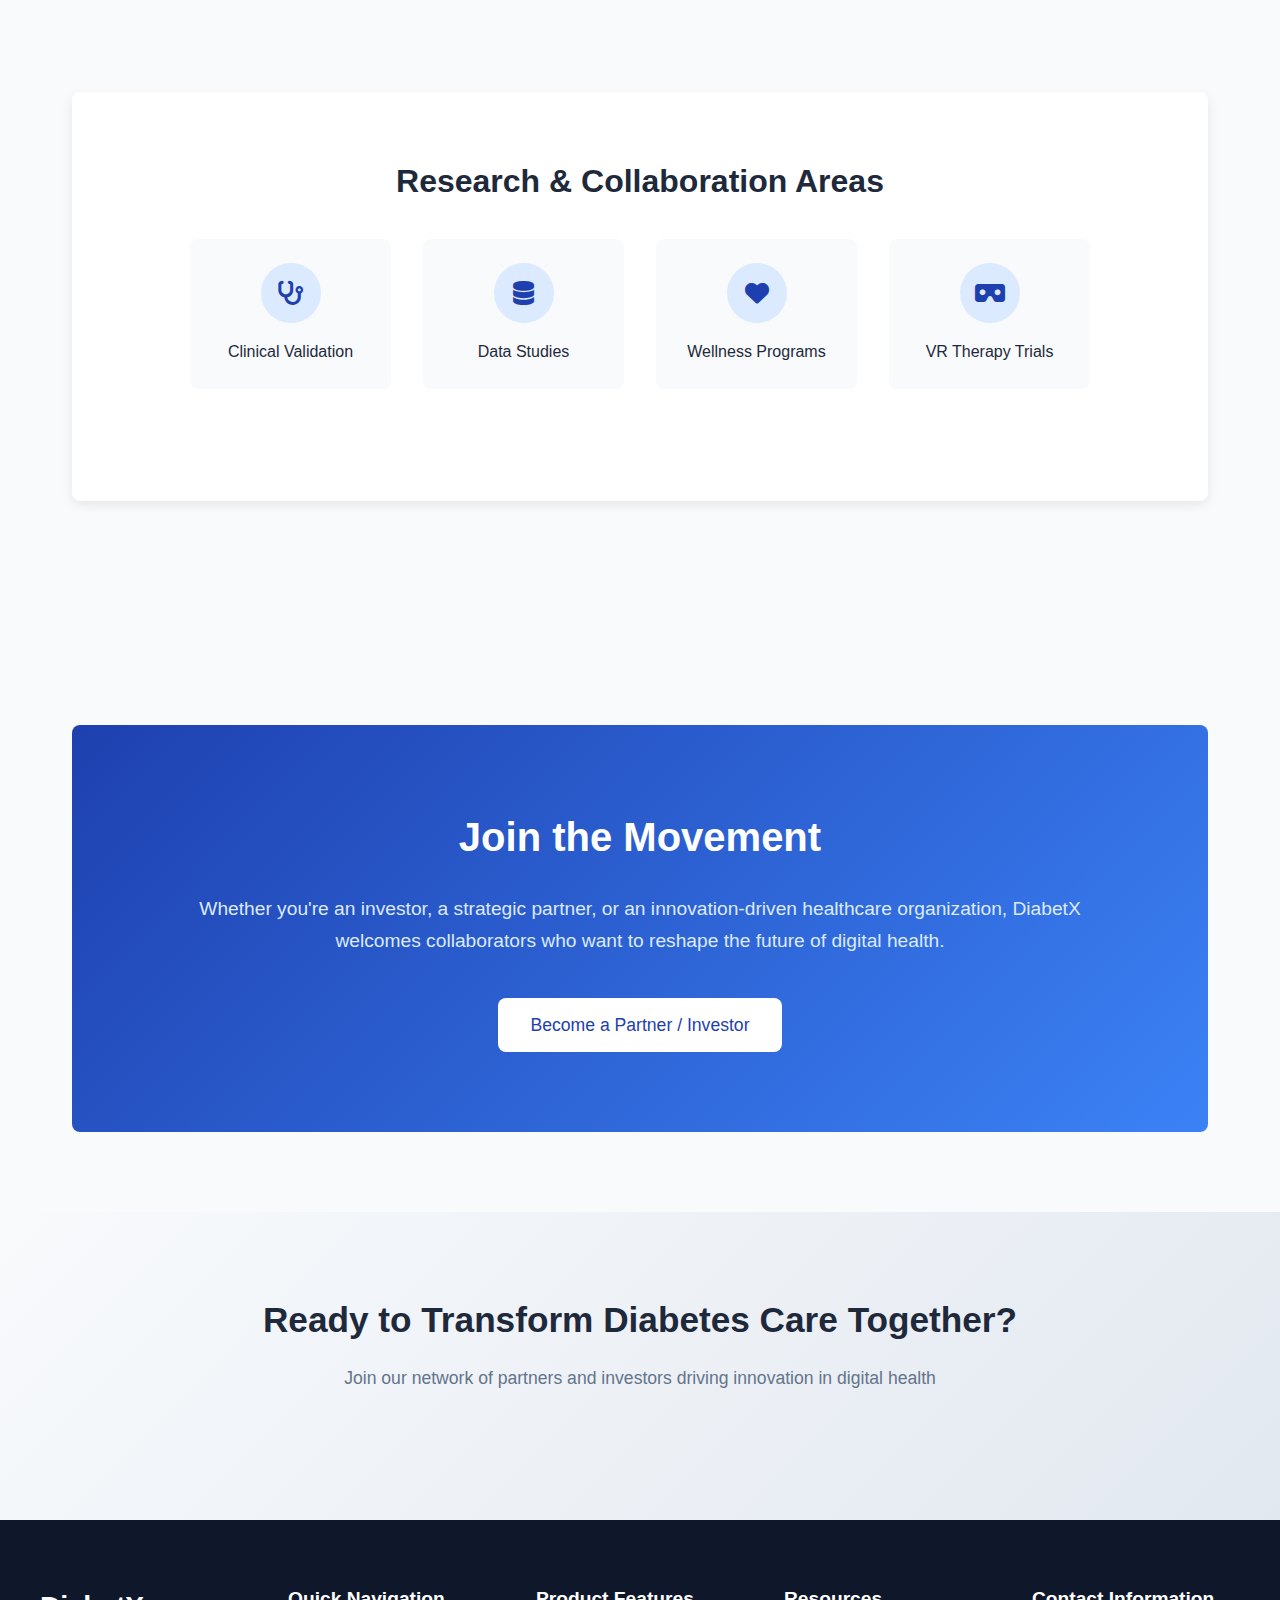
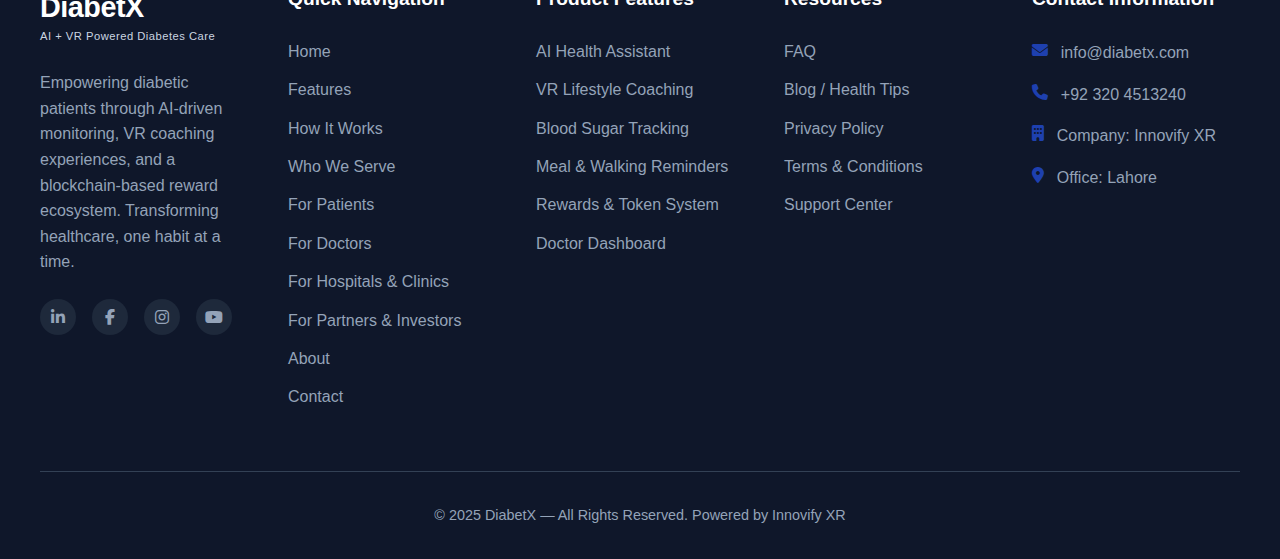
<file: For Partners & Investors.html>
<!DOCTYPE html>
<html lang="en">
<head>
    <meta charset="UTF-8">
    <meta name="viewport" content="width=device-width, initial-scale=1.0">
    <title>For Partners & Investors - DiabetX | AI + VR Powered Diabetes Care</title>
    <link rel="stylesheet" href="https://cdnjs.cloudflare.com/ajax/libs/font-awesome/6.4.0/css/all.min.css">
    <style>
        * {
            margin: 0;
            padding: 0;
            box-sizing: border-box;
            font-family: 'Segoe UI', Tahoma, Geneva, Verdana, sans-serif;
        }

        :root {
            --primary-blue: #1e40af;
            --dark-blue: #1e3a8a;
            --light-blue: #dbeafe;
            --text-dark: #1e293b;
            --text-gray: #64748b;
            --light-gray: #f8fafc;
            --white: #ffffff;
            --border-radius: 8px;
            --box-shadow: 0 4px 12px rgba(0, 0, 0, 0.08);
            --transition: all 0.3s ease;
        }

        body {
            background-color: var(--light-gray);
            color: var(--text-dark);
            line-height: 1.6;
        }

        /* Header Styles */
        header {
            background-color: var(--white);
            box-shadow: var(--box-shadow);
            position: sticky;
            top: 0;
            z-index: 1000;
            padding: 0 5%;
        }

        .navbar {
            display: flex;
            justify-content: space-between;
            align-items: center;
            padding: 1rem 0;
        }

        .logo-section {
            display: flex;
            align-items: center;
        }

        .logo {
            display: flex;
            flex-direction: column;
        }

        .logo-text {
            font-size: 1.8rem;
            font-weight: 700;
            color: var(--primary-blue);
            letter-spacing: -0.5px;
        }

        .tagline {
            font-size: 0.7rem;
            color: var(--text-gray);
            margin-top: -2px;
            letter-spacing: 0.5px;
        }

        .nav-menu {
            display: flex;
            list-style: none;
            align-items: center;
        }

        .nav-item {
            position: relative;
            margin: 0 1rem;
        }

        .nav-link {
            text-decoration: none;
            color: var(--text-dark);
            font-weight: 500;
            font-size: 0.95rem;
            transition: var(--transition);
            padding: 0.5rem 0;
            display: flex;
            align-items: center;
        }

        .nav-link:hover {
            color: var(--primary-blue);
        }

        .nav-link.active {
            color: var(--primary-blue);
            font-weight: 600;
        }

        .nav-link i {
            margin-left: 5px;
            font-size: 0.8rem;
        }

        .dropdown {
            position: absolute;
            top: 100%;
            left: 0;
            background-color: var(--white);
            box-shadow: var(--box-shadow);
            border-radius: var(--border-radius);
            padding: 0.75rem 0;
            min-width: 220px;
            opacity: 0;
            visibility: hidden;
            transform: translateY(10px);
            transition: var(--transition);
            z-index: 100;
        }

        .nav-item:hover .dropdown {
            opacity: 1;
            visibility: visible;
            transform: translateY(0);
        }

        .dropdown-item {
            display: block;
            padding: 0.6rem 1.5rem;
            text-decoration: none;
            color: var(--text-gray);
            font-size: 0.9rem;
            transition: var(--transition);
        }

        .dropdown-item:hover {
            background-color: var(--light-gray);
            color: var(--primary-blue);
        }

        .nav-actions {
            display: flex;
            align-items: center;
            gap: 1rem;
        }

        .btn-login {
            color: var(--text-gray);
            text-decoration: none;
            font-weight: 500;
            font-size: 0.95rem;
            transition: var(--transition);
        }

        .btn-login:hover {
            color: var(--primary-blue);
        }

        .btn-primary {
            background-color: var(--primary-blue);
            color: var(--white);
            text-decoration: none;
            padding: 0.6rem 1.5rem;
            border-radius: var(--border-radius);
            font-weight: 500;
            font-size: 0.95rem;
            transition: var(--transition);
            display: inline-block;
            text-align: center;
        }

        .btn-primary:hover {
            background-color: var(--dark-blue);
        }

        .btn-secondary {
            background-color: transparent;
            color: var(--primary-blue);
            border: 1px solid var(--primary-blue);
            text-decoration: none;
            padding: 0.6rem 1.5rem;
            border-radius: var(--border-radius);
            font-weight: 500;
            font-size: 0.95rem;
            transition: var(--transition);
            display: inline-block;
            text-align: center;
        }

        .btn-secondary:hover {
            background-color: var(--light-blue);
        }

        .hamburger {
            display: none;
            cursor: pointer;
            font-size: 1.5rem;
            color: var(--text-dark);
        }

        /* Section Styles */
        section {
            padding: 5rem 2rem;
        }

        .container {
            max-width: 1200px;
            margin: 0 auto;
        }

        .section-header {
            text-align: center;
            margin-bottom: 3rem;
        }

        .section-title {
            font-size: 2.2rem;
            color: var(--text-dark);
            margin-bottom: 1rem;
        }

        .section-subtitle {
            font-size: 1.1rem;
            color: var(--text-gray);
            max-width: 700px;
            margin: 0 auto;
        }

        /* Hero Section */
        .hero {
            background: linear-gradient(135deg, #f0f9ff 0%, #e0f2fe 100%);
            padding: 6rem 2rem;
            text-align: center;
        }

        .hero-content {
            max-width: 900px;
            margin: 0 auto;
        }

        .hero-title {
            font-size: 3rem;
            color: var(--text-dark);
            margin-bottom: 1.5rem;
            line-height: 1.2;
        }

        .hero-subtitle {
            font-size: 1.3rem;
            color: var(--text-gray);
            margin-bottom: 2.5rem;
            max-width: 800px;
            margin-left: auto;
            margin-right: auto;
        }

        /* Why Partner Section */
        .why-section {
            background-color: var(--white);
            padding: 4rem 2rem;
            border-radius: var(--border-radius);
            box-shadow: var(--box-shadow);
            margin-bottom: 4rem;
        }

        .why-content {
            max-width: 900px;
            margin: 0 auto;
            text-align: center;
        }

        .why-content h2 {
            font-size: 2rem;
            margin-bottom: 1.5rem;
            color: var(--text-dark);
        }

        .why-content p {
            font-size: 1.1rem;
            color: var(--text-gray);
            line-height: 1.7;
            margin-bottom: 1.5rem;
        }

        .tech-grid {
            display: grid;
            grid-template-columns: repeat(auto-fit, minmax(150px, 1fr));
            gap: 1.5rem;
            margin-top: 2rem;
        }

        .tech-item {
            display: flex;
            flex-direction: column;
            align-items: center;
            text-align: center;
            padding: 1.5rem 1rem;
            background-color: var(--light-gray);
            border-radius: var(--border-radius);
            transition: var(--transition);
        }

        .tech-item:hover {
            transform: translateY(-5px);
            box-shadow: var(--box-shadow);
        }

        .tech-icon {
            background-color: var(--light-blue);
            color: var(--primary-blue);
            width: 60px;
            height: 60px;
            border-radius: 50%;
            display: flex;
            align-items: center;
            justify-content: center;
            margin-bottom: 1rem;
            font-size: 1.5rem;
        }

        .tech-item p {
            color: var(--text-dark);
            font-weight: 500;
            margin: 0;
        }

        /* Partners Grid */
        .partners-section {
            background-color: var(--light-gray);
            padding: 4rem 2rem;
            border-radius: var(--border-radius);
            margin-bottom: 4rem;
        }

        .partners-content {
            max-width: 900px;
            margin: 0 auto;
            text-align: center;
        }

        .partners-content h2 {
            font-size: 2rem;
            margin-bottom: 2rem;
            color: var(--text-dark);
        }

        .partners-grid {
            display: grid;
            grid-template-columns: repeat(auto-fit, minmax(200px, 1fr));
            gap: 2rem;
        }

        .partner-item {
            display: flex;
            flex-direction: column;
            align-items: center;
            text-align: center;
            padding: 2rem 1.5rem;
            background-color: var(--white);
            border-radius: var(--border-radius);
            box-shadow: var(--box-shadow);
            transition: var(--transition);
        }

        .partner-item:hover {
            transform: translateY(-5px);
        }

        .partner-icon {
            background-color: var(--light-blue);
            color: var(--primary-blue);
            width: 70px;
            height: 70px;
            border-radius: 50%;
            display: flex;
            align-items: center;
            justify-content: center;
            margin-bottom: 1.5rem;
            font-size: 1.8rem;
        }

        .partner-item h4 {
            margin-bottom: 1rem;
            color: var(--text-dark);
        }

        .partner-item p {
            color: var(--text-gray);
        }

        /* Offerings Grid */
        .offerings-grid {
            display: grid;
            grid-template-columns: repeat(auto-fit, minmax(300px, 1fr));
            gap: 2.5rem;
        }

        .offering-card {
            background-color: var(--white);
            border-radius: var(--border-radius);
            padding: 2.5rem 2rem;
            box-shadow: var(--box-shadow);
            transition: var(--transition);
            position: relative;
            overflow: hidden;
        }

        .offering-card:hover {
            transform: translateY(-5px);
        }

        .offering-card::before {
            content: '';
            position: absolute;
            top: 0;
            left: 0;
            width: 100%;
            height: 5px;
            background: linear-gradient(90deg, var(--primary-blue), #3b82f6);
        }

        .offering-icon {
            background-color: var(--light-blue);
            color: var(--primary-blue);
            width: 70px;
            height: 70px;
            border-radius: 50%;
            display: flex;
            align-items: center;
            justify-content: center;
            margin: 0 auto 1.5rem;
            font-size: 1.8rem;
        }

        .offering-card h3 {
            margin-bottom: 1.5rem;
            color: var(--text-dark);
            font-size: 1.4rem;
            text-align: center;
        }

        .offering-list {
            list-style: none;
        }

        .offering-list li {
            margin-bottom: 0.8rem;
            padding-left: 1.5rem;
            position: relative;
            color: var(--text-gray);
        }

        .offering-list li::before {
            content: '✓';
            position: absolute;
            left: 0;
            color: var(--primary-blue);
            font-weight: bold;
        }

        /* Collaboration Section */
        .collaboration-section {
            background-color: var(--white);
            padding: 4rem 2rem;
            border-radius: var(--border-radius);
            box-shadow: var(--box-shadow);
            margin: 4rem 0;
        }

        .collaboration-content {
            max-width: 900px;
            margin: 0 auto;
            text-align: center;
        }

        .collaboration-content h2 {
            font-size: 2rem;
            margin-bottom: 2rem;
            color: var(--text-dark);
        }

        .collaboration-grid {
            display: grid;
            grid-template-columns: repeat(auto-fit, minmax(200px, 1fr));
            gap: 2rem;
            margin-bottom: 3rem;
        }

        .collaboration-item {
            display: flex;
            flex-direction: column;
            align-items: center;
            text-align: center;
            padding: 1.5rem;
            background-color: var(--light-gray);
            border-radius: var(--border-radius);
        }

        .collaboration-icon {
            background-color: var(--light-blue);
            color: var(--primary-blue);
            width: 60px;
            height: 60px;
            border-radius: 50%;
            display: flex;
            align-items: center;
            justify-content: center;
            margin-bottom: 1rem;
            font-size: 1.5rem;
        }

        .collaboration-item p {
            color: var(--text-dark);
            font-weight: 500;
        }

        /* Join Movement Section */
        .join-section {
            background: linear-gradient(135deg, var(--primary-blue), #3b82f6);
            color: var(--white);
            padding: 5rem 2rem;
            text-align: center;
            border-radius: var(--border-radius);
        }

        .join-content {
            max-width: 900px;
            margin: 0 auto;
        }

        .join-content h2 {
            font-size: 2.5rem;
            margin-bottom: 1.5rem;
            color: var(--white);
        }

        .join-content p {
            font-size: 1.2rem;
            color: var(--light-blue);
            margin-bottom: 2.5rem;
            line-height: 1.7;
        }

        .join-button {
            background-color: var(--white);
            color: var(--primary-blue);
            font-size: 1.1rem;
            padding: 0.8rem 2rem;
        }

        .join-button:hover {
            background-color: var(--light-gray);
        }

        /* CTA Section */
        .cta-section {
            background: linear-gradient(135deg, #f8fafc 0%, #e2e8f0 100%);
            text-align: center;
            padding: 5rem 2rem;
        }

        .cta-section .section-title {
            color: var(--text-dark);
        }

        .cta-section .section-subtitle {
            color: var(--text-gray);
        }

        .cta-button {
            margin-top: 2rem;
            font-size: 1.1rem;
            padding: 0.8rem 2rem;
        }

        /* Footer Styles */
        footer {
            background-color: #0f172a;
            color: var(--white);
            padding: 4rem 2rem 2rem;
        }

        .footer-container {
            max-width: 1200px;
            margin: 0 auto;
            display: grid;
            grid-template-columns: repeat(auto-fit, minmax(200px, 1fr));
            gap: 2.5rem;
        }

        .footer-brand {
            max-width: 300px;
        }

        .footer-logo {
            margin-bottom: 1.5rem;
        }

        .footer-logo .logo-text {
            font-size: 1.8rem;
            color: var(--white);
        }

        .footer-logo .tagline {
            color: #cbd5e1;
        }

        .footer-description {
            color: #94a3b8;
            margin-bottom: 1.5rem;
            line-height: 1.6;
        }

        .footer-heading {
            font-size: 1.2rem;
            margin-bottom: 1.5rem;
            color: var(--white);
            font-weight: 600;
        }

        .footer-links {
            list-style: none;
        }

        .footer-links li {
            margin-bottom: 0.8rem;
        }

        .footer-links a {
            color: #94a3b8;
            text-decoration: none;
            transition: var(--transition);
        }

        .footer-links a:hover {
            color: var(--white);
        }

        .contact-info {
            color: #94a3b8;
            line-height: 1.8;
        }

        .contact-info p {
            margin-bottom: 0.8rem;
            display: flex;
            align-items: flex-start;
        }

        .contact-info i {
            margin-right: 0.8rem;
            margin-top: 0.2rem;
            color: var(--primary-blue);
        }

        .social-links {
            display: flex;
            gap: 1rem;
            margin-top: 1.5rem;
        }

        .social-link {
            display: flex;
            align-items: center;
            justify-content: center;
            width: 36px;
            height: 36px;
            background-color: #1e293b;
            border-radius: 50%;
            color: #94a3b8;
            text-decoration: none;
            transition: var(--transition);
        }

        .social-link:hover {
            background-color: var(--primary-blue);
            color: var(--white);
        }

        .footer-bottom {
            max-width: 1200px;
            margin: 3rem auto 0;
            padding-top: 2rem;
            border-top: 1px solid #334155;
            text-align: center;
            color: #94a3b8;
            font-size: 0.9rem;
        }

        /* Responsive Styles */
        @media screen and (max-width: 1024px) {
            .nav-menu {
                gap: 0.5rem;
            }
            
            .nav-item {
                margin: 0 0.5rem;
            }

            .hero-title {
                font-size: 2.5rem;
            }
        }

        @media screen and (max-width: 768px) {
            .hamburger {
                display: block;
            }

            .nav-menu {
                position: fixed;
                left: -100%;
                top: 70px;
                flex-direction: column;
                background-color: var(--white);
                width: 100%;
                text-align: center;
                transition: 0.3s;
                box-shadow: 0 10px 27px rgba(0, 0, 0, 0.05);
                padding: 2rem 0;
                height: calc(100vh - 70px);
                overflow-y: auto;
            }

            .nav-menu.active {
                left: 0;
            }

            .nav-item {
                margin: 1rem 0;
                width: 100%;
            }

            .nav-link {
                justify-content: center;
                padding: 1rem;
            }

            .dropdown {
                position: static;
                opacity: 1;
                visibility: visible;
                transform: none;
                box-shadow: none;
                background-color: var(--light-gray);
                border-radius: 0;
                width: 100%;
                display: none;
                padding: 0;
            }

            .dropdown.active {
                display: block;
            }

            .dropdown-item {
                padding: 0.8rem 1.5rem;
                border-top: 1px solid #e2e8f0;
            }

            .nav-actions {
                flex-direction: column;
                width: 100%;
                gap: 1rem;
                margin-top: 1rem;
            }

            .btn-login, .btn-primary {
                width: 80%;
                text-align: center;
                padding: 0.8rem;
            }

            .hero-title {
                font-size: 2rem;
            }

            .hero-subtitle {
                font-size: 1.1rem;
            }

            .offerings-grid {
                grid-template-columns: 1fr;
            }

            .tech-grid, .partners-grid, .collaboration-grid {
                grid-template-columns: repeat(2, 1fr);
            }

            .footer-container {
                grid-template-columns: 1fr;
                gap: 2rem;
            }
        }

        @media screen and (max-width: 480px) {
            .tech-grid, .partners-grid, .collaboration-grid {
                grid-template-columns: 1fr;
            }
        }
    </style>
</head>
<body>
    <header>
        <nav class="navbar">
            <div class="logo-section">
                <div class="logo">
                    <span class="logo-text">DiabetX</span>
                    <span class="tagline">AI + VR Powered Diabetes Care</span>
                </div>
            </div>

            <ul class="nav-menu">
                <li class="nav-item">
                    <a href="index.html" class="nav-link">Home</a>
                </li>
                <li class="nav-item">
                    <a href="about us.html" class="nav-link">About Us</a>
                </li>
                 <li class="nav-item">
                    <a href="who we server.html" class="nav-link">Who We Serve <i class="fas fa-chevron-down"></i></a>
                    <div class="dropdown">
                        <a href="For Patients.html" class="dropdown-item">For Patients</a>
                        <a href="For Doctors.html" class="dropdown-item">For Doctors</a>
                        <a href="For Hospitals & Clinics.html" class="dropdown-item">For Hospitals & Clinics</a>
                        <a href="#" class="dropdown-item">For Partners & Investors</a>
                    </div>
                </li>
                <li class="nav-item">
                    <a href="how it work.html" class="nav-link">How It Works</a>
                </li>
                <li class="nav-item">
                    <a href="feature.html" class="nav-link">Features <i class="fas fa-chevron-down"></i></a>
                    <div class="dropdown">
                        <a href="ai  asstance.html" class="dropdown-item">AI Health Assistant</a>
                        <a href="vr coching.html" class="dropdown-item">VR Coaching</a>
                        <a href="#" class="dropdown-item">Rewards System</a>
                        <a href="data dashboard.html" class="dropdown-item">Data Dashboard</a>
                    </div>
                </li>
                
              
               
                
                <li class="nav-item">
                    <a href="#" class="nav-link">Contact</a>
                </li>
                
                <div class="nav-actions">
                    <a href="#" class="btn-primary">Get Early Access</a>
                </div>
            </ul>

            <div class="hamburger">
                <i class="fas fa-bars"></i>
            </div>
        </nav>
    </header>

    <main>
        <!-- Hero Section -->
        <section class="hero">
            <div class="hero-content">
                <h1 class="hero-title">For Partners & Investors</h1>
                <p class="hero-subtitle">Join the global mission to transform diabetes care.</p>
            </div>
        </section>

        <!-- Why Partner Section -->
        <section class="container">
            <div class="why-section">
                <div class="why-content">
                    <h2>Why Partner With DiabetX?</h2>
                    <p>Diabetes is one of the world's most challenging health problems.</p>
                    <p>DiabetX offers a revolutionary model using cutting-edge technologies to address this global challenge. Partners can be part of the next generation of digital care.</p>
                    
                    <div class="tech-grid">
                        <div class="tech-item">
                            <div class="tech-icon">
                                <i class="fas fa-robot"></i>
                            </div>
                            <p>AI</p>
                        </div>
                        <div class="tech-item">
                            <div class="tech-icon">
                                <i class="fas fa-vr-cardboard"></i>
                            </div>
                            <p>VR</p>
                        </div>
                        <div class="tech-item">
                            <div class="tech-icon">
                                <i class="fas fa-link"></i>
                            </div>
                            <p>Blockchain</p>
                        </div>
                        <div class="tech-item">
                            <div class="tech-icon">
                                <i class="fas fa-chart-line"></i>
                            </div>
                            <p>Predictive Analytics</p>
                        </div>
                        <div class="tech-item">
                            <div class="tech-icon">
                                <i class="fas fa-user-check"></i>
                            </div>
                            <p>Patient Behavior Insights</p>
                        </div>
                    </div>
                </div>
            </div>

            <!-- Who We Work With Section -->
            <div class="partners-section">
                <div class="partners-content">
                    <h2>Who We Work With</h2>
                    <div class="partners-grid">
                        <div class="partner-item">
                            <div class="partner-icon">
                                <i class="fas fa-hospital"></i>
                            </div>
                            <h4>Healthcare Organizations</h4>
                            <p>Hospitals, clinics, and healthcare systems</p>
                        </div>
                        <div class="partner-item">
                            <div class="partner-icon">
                                <i class="fas fa-pills"></i>
                            </div>
                            <h4>Pharma Companies</h4>
                            <p>Pharmaceutical and medical device companies</p>
                        </div>
                        <div class="partner-item">
                            <div class="partner-icon">
                                <i class="fas fa-laptop-code"></i>
                            </div>
                            <h4>Technology Companies</h4>
                            <p>Tech firms and digital health platforms</p>
                        </div>
                        <div class="partner-item">
                            <div class="partner-icon">
                                <i class="fas fa-flask"></i>
                            </div>
                            <h4>Research Institutions</h4>
                            <p>Academic and clinical research centers</p>
                        </div>
                        <div class="partner-item">
                            <div class="partner-icon">
                                <i class="fas fa-heart"></i>
                            </div>
                            <h4>Digital Wellness Partners</h4>
                            <p>Wellness apps and health platforms</p>
                        </div>
                        <div class="partner-item">
                            <div class="partner-icon">
                                <i class="fas fa-hand-holding-heart"></i>
                            </div>
                            <h4>Social Impact Groups</h4>
                            <p>Non-profits and social enterprises</p>
                        </div>
                        <div class="partner-item">
                            <div class="partner-icon">
                                <i class="fas fa-chart-line"></i>
                            </div>
                            <h4>Angel Investors & VCs</h4>
                            <p>Individual and institutional investors</p>
                        </div>
                    </div>
                </div>
            </div>

            <!-- What We Offer Section -->
            <div class="section-header">
                <h2 class="section-title">What We Offer Our Partners</h2>
                <p class="section-subtitle">Strategic advantages and collaboration opportunities for forward-thinking organizations</p>
            </div>

            <div class="offerings-grid">
                <!-- Scalable Technology Infrastructure -->
                <div class="offering-card">
                    <div class="offering-icon">
                        <i class="fas fa-expand-arrows-alt"></i>
                    </div>
                    <h3>Scalable Technology Infrastructure</h3>
                    <ul class="offering-list">
                        <li>Built to expand globally</li>
                        <li>Cloud-native architecture</li>
                        <li>Multi-tenant capabilities</li>
                        <li>Enterprise-grade security</li>
                    </ul>
                </div>

                <!-- Strong Business Model -->
                <div class="offering-card">
                    <div class="offering-icon">
                        <i class="fas fa-chart-pie"></i>
                    </div>
                    <h3>Strong Business Model</h3>
                    <ul class="offering-list">
                        <li>Recurring subscriptions</li>
                        <li>Token economy integration</li>
                        <li>Institutional licensing</li>
                        <li>Multiple revenue streams</li>
                    </ul>
                </div>

                <!-- Research & Collaboration Opportunities -->
                <div class="offering-card">
                    <div class="offering-icon">
                        <i class="fas fa-handshake"></i>
                    </div>
                    <h3>Research & Collaboration Opportunities</h3>
                    <ul class="offering-list">
                        <li>Clinical validation studies</li>
                        <li>Data analysis partnerships</li>
                        <li>Wellness program development</li>
                        <li>VR-based therapy trials</li>
                    </ul>
                </div>

                <!-- Investment Growth Potential -->
                <div class="offering-card">
                    <div class="offering-icon">
                        <i class="fas fa-rocket"></i>
                    </div>
                    <h3>Investment Growth Potential</h3>
                    <ul class="offering-list">
                        <li>Global health-tech platform</li>
                        <li>Long-term scalability</li>
                        <li>Market leadership position</li>
                        <li>Proven technology stack</li>
                    </ul>
                </div>
            </div>
        </section>

        <!-- Collaboration Section -->
        <section class="container">
            <div class="collaboration-section">
                <div class="collaboration-content">
                    <h2>Research & Collaboration Areas</h2>
                    <div class="collaboration-grid">
                        <div class="collaboration-item">
                            <div class="collaboration-icon">
                                <i class="fas fa-stethoscope"></i>
                            </div>
                            <p>Clinical Validation</p>
                        </div>
                        <div class="collaboration-item">
                            <div class="collaboration-icon">
                                <i class="fas fa-database"></i>
                            </div>
                            <p>Data Studies</p>
                        </div>
                        <div class="collaboration-item">
                            <div class="collaboration-icon">
                                <i class="fas fa-heart"></i>
                            </div>
                            <p>Wellness Programs</p>
                        </div>
                        <div class="collaboration-item">
                            <div class="collaboration-icon">
                                <i class="fas fa-vr-cardboard"></i>
                            </div>
                            <p>VR Therapy Trials</p>
                        </div>
                    </div>
                </div>
            </div>
        </section>

        <!-- Join Movement Section -->
        <section class="container">
            <div class="join-section">
                <div class="join-content">
                    <h2>Join the Movement</h2>
                    <p>Whether you're an investor, a strategic partner, or an innovation-driven healthcare organization, DiabetX welcomes collaborators who want to reshape the future of digital health.</p>
                    <a href="#" class="btn-primary join-button">Become a Partner / Investor</a>
                </div>
            </div>
        </section>

        <!-- CTA Section -->
        <section class="cta-section">
            <div class="container">
                <div class="section-header">
                    <h2 class="section-title">Ready to Transform Diabetes Care Together?</h2>
                    <p class="section-subtitle">Join our network of partners and investors driving innovation in digital health</p>
                </div>
            </div>
        </section>
    </main>

    <footer>
        <div class="footer-container">
            <!-- Brand Section -->
            <div class="footer-brand">
                <div class="footer-logo">
                    <div class="logo">
                        <span class="logo-text">DiabetX</span>
                        <span class="tagline">AI + VR Powered Diabetes Care</span>
                    </div>
                </div>
                <p class="footer-description">
                    Empowering diabetic patients through AI-driven monitoring, VR coaching experiences, and 
                    a blockchain-based reward ecosystem. Transforming healthcare, one habit at a time.
                </p>
                <div class="social-links">
                    <a href="#" class="social-link" aria-label="LinkedIn">
                        <i class="fab fa-linkedin-in"></i>
                    </a>
                    <a href="#" class="social-link" aria-label="Facebook">
                        <i class="fab fa-facebook-f"></i>
                    </a>
                    <a href="#" class="social-link" aria-label="Instagram">
                        <i class="fab fa-instagram"></i>
                    </a>
                    <a href="#" class="social-link" aria-label="YouTube">
                        <i class="fab fa-youtube"></i>
                    </a>
                </div>
            </div>

            <!-- Quick Navigation -->
            <div class="footer-nav">
                <h3 class="footer-heading">Quick Navigation</h3>
                <ul class="footer-links">
                    <li><a href="#">Home</a></li>
                    <li><a href="#">Features</a></li>
                    <li><a href="#">How It Works</a></li>
                    <li><a href="#">Who We Serve</a></li>
                    <li><a href="#">For Patients</a></li>
                    <li><a href="#">For Doctors</a></li>
                    <li><a href="#">For Hospitals & Clinics</a></li>
                    <li><a href="#">For Partners & Investors</a></li>
                    <li><a href="#">About</a></li>
                    <li><a href="#">Contact</a></li>
                </ul>
            </div>

            <!-- Product Features -->
            <div class="footer-features">
                <h3 class="footer-heading">Product Features</h3>
                <ul class="footer-links">
                    <li><a href="#">AI Health Assistant</a></li>
                    <li><a href="#">VR Lifestyle Coaching</a></li>
                    <li><a href="#">Blood Sugar Tracking</a></li>
                    <li><a href="#">Meal & Walking Reminders</a></li>
                    <li><a href="#">Rewards & Token System</a></li>
                    <li><a href="#">Doctor Dashboard</a></li>
                </ul>
            </div>

            <!-- Resources -->
            <div class="footer-resources">
                <h3 class="footer-heading">Resources</h3>
                <ul class="footer-links">
                    <li><a href="#">FAQ</a></li>
                    <li><a href="#">Blog / Health Tips</a></li>
                    <li><a href="#">Privacy Policy</a></li>
                    <li><a href="#">Terms & Conditions</a></li>
                    <li><a href="#">Support Center</a></li>
                </ul>
            </div>

            <!-- Contact Information -->
            <div class="footer-contact">
                <h3 class="footer-heading">Contact Information</h3>
                <div class="contact-info">
                    <p>
                        <i class="fas fa-envelope"></i>
                        <span>info@diabetx.com</span>
                    </p>
                    <p>
                        <i class="fas fa-phone"></i>
                        <span>+92 320 4513240</span>
                    </p>
                    <p>
                        <i class="fas fa-building"></i>
                        <span>Company: Innovify XR</span>
                    </p>
                    <p>
                        <i class="fas fa-map-marker-alt"></i>
                        <span>Office: Lahore</span>
                    </p>
                </div>
            </div>
        </div>

        <div class="footer-bottom">
            <p>© 2025 DiabetX — All Rights Reserved. Powered by Innovify XR</p>
        </div>
    </footer>

    <script>
        // Toggle mobile menu
        const hamburger = document.querySelector('.hamburger');
        const navMenu = document.querySelector('.nav-menu');
        const navItems = document.querySelectorAll('.nav-item');

        hamburger.addEventListener('click', () => {
            hamburger.classList.toggle('active');
            navMenu.classList.toggle('active');
        });

        // Toggle dropdowns on mobile
        navItems.forEach(item => {
            if (item.querySelector('.dropdown')) {
                const navLink = item.querySelector('.nav-link');
                
                navLink.addEventListener('click', (e) => {
                    if (window.innerWidth <= 768) {
                        e.preventDefault();
                        const dropdown = item.querySelector('.dropdown');
                        dropdown.classList.toggle('active');
                        
                        // Rotate chevron icon
                        const icon = navLink.querySelector('i');
                        if (icon) {
                            icon.classList.toggle('fa-chevron-down');
                            icon.classList.toggle('fa-chevron-up');
                        }
                    }
                });
            }
        });

        // Close menu when clicking outside on mobile
        document.addEventListener('click', (e) => {
            if (window.innerWidth <= 768 && navMenu.classList.contains('active')) {
                if (!e.target.closest('.navbar')) {
                    navMenu.classList.remove('active');
                    hamburger.classList.remove('active');
                    
                    // Close all dropdowns
                    document.querySelectorAll('.dropdown').forEach(dropdown => {
                        dropdown.classList.remove('active');
                    });
                    
                    // Reset all icons
                    document.querySelectorAll('.nav-link i').forEach(icon => {
                        if (icon.classList.contains('fa-chevron-up')) {
                            icon.classList.remove('fa-chevron-up');
                            icon.classList.add('fa-chevron-down');
                        }
                    });
                }
            }
        });

        // Close menu when window is resized above mobile breakpoint
        window.addEventListener('resize', () => {
            if (window.innerWidth > 768) {
                navMenu.classList.remove('active');
                hamburger.classList.remove('active');
                
                // Close all dropdowns
                document.querySelectorAll('.dropdown').forEach(dropdown => {
                    dropdown.classList.remove('active');
                });
                
                // Reset all icons
                document.querySelectorAll('.nav-link i').forEach(icon => {
                    if (icon.classList.contains('fa-chevron-up')) {
                        icon.classList.remove('fa-chevron-up');
                        icon.classList.add('fa-chevron-down');
                    }
                });
            }
        });

        // Highlight current page in navigation
        document.addEventListener('DOMContentLoaded', function() {
            const currentPage = window.location.pathname.split('/').pop() || 'index.html';
            const navLinks = document.querySelectorAll('.nav-link');
            
            navLinks.forEach(link => {
                if (link.textContent.trim() === 'For Partners & Investors') {
                    link.classList.add('active');
                }
            });
        });
    </script>
</body>
</html>
</file>
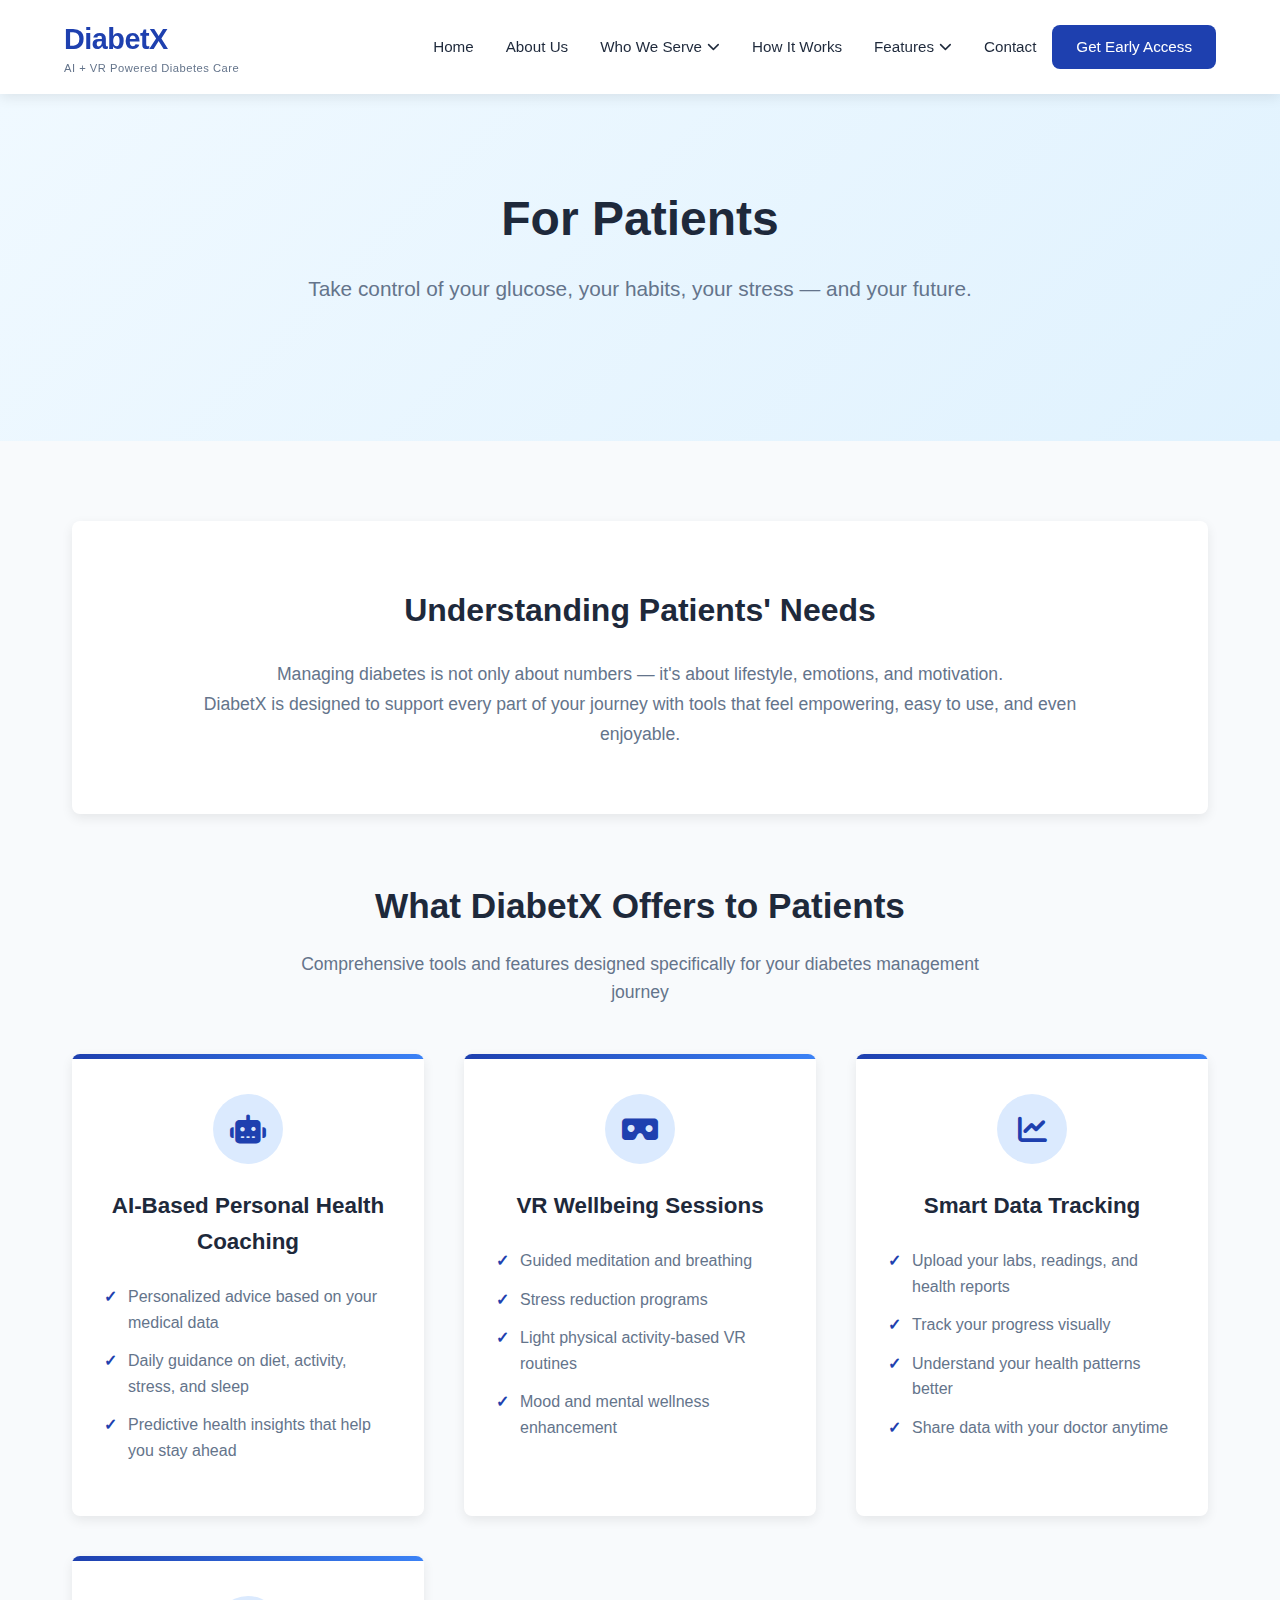
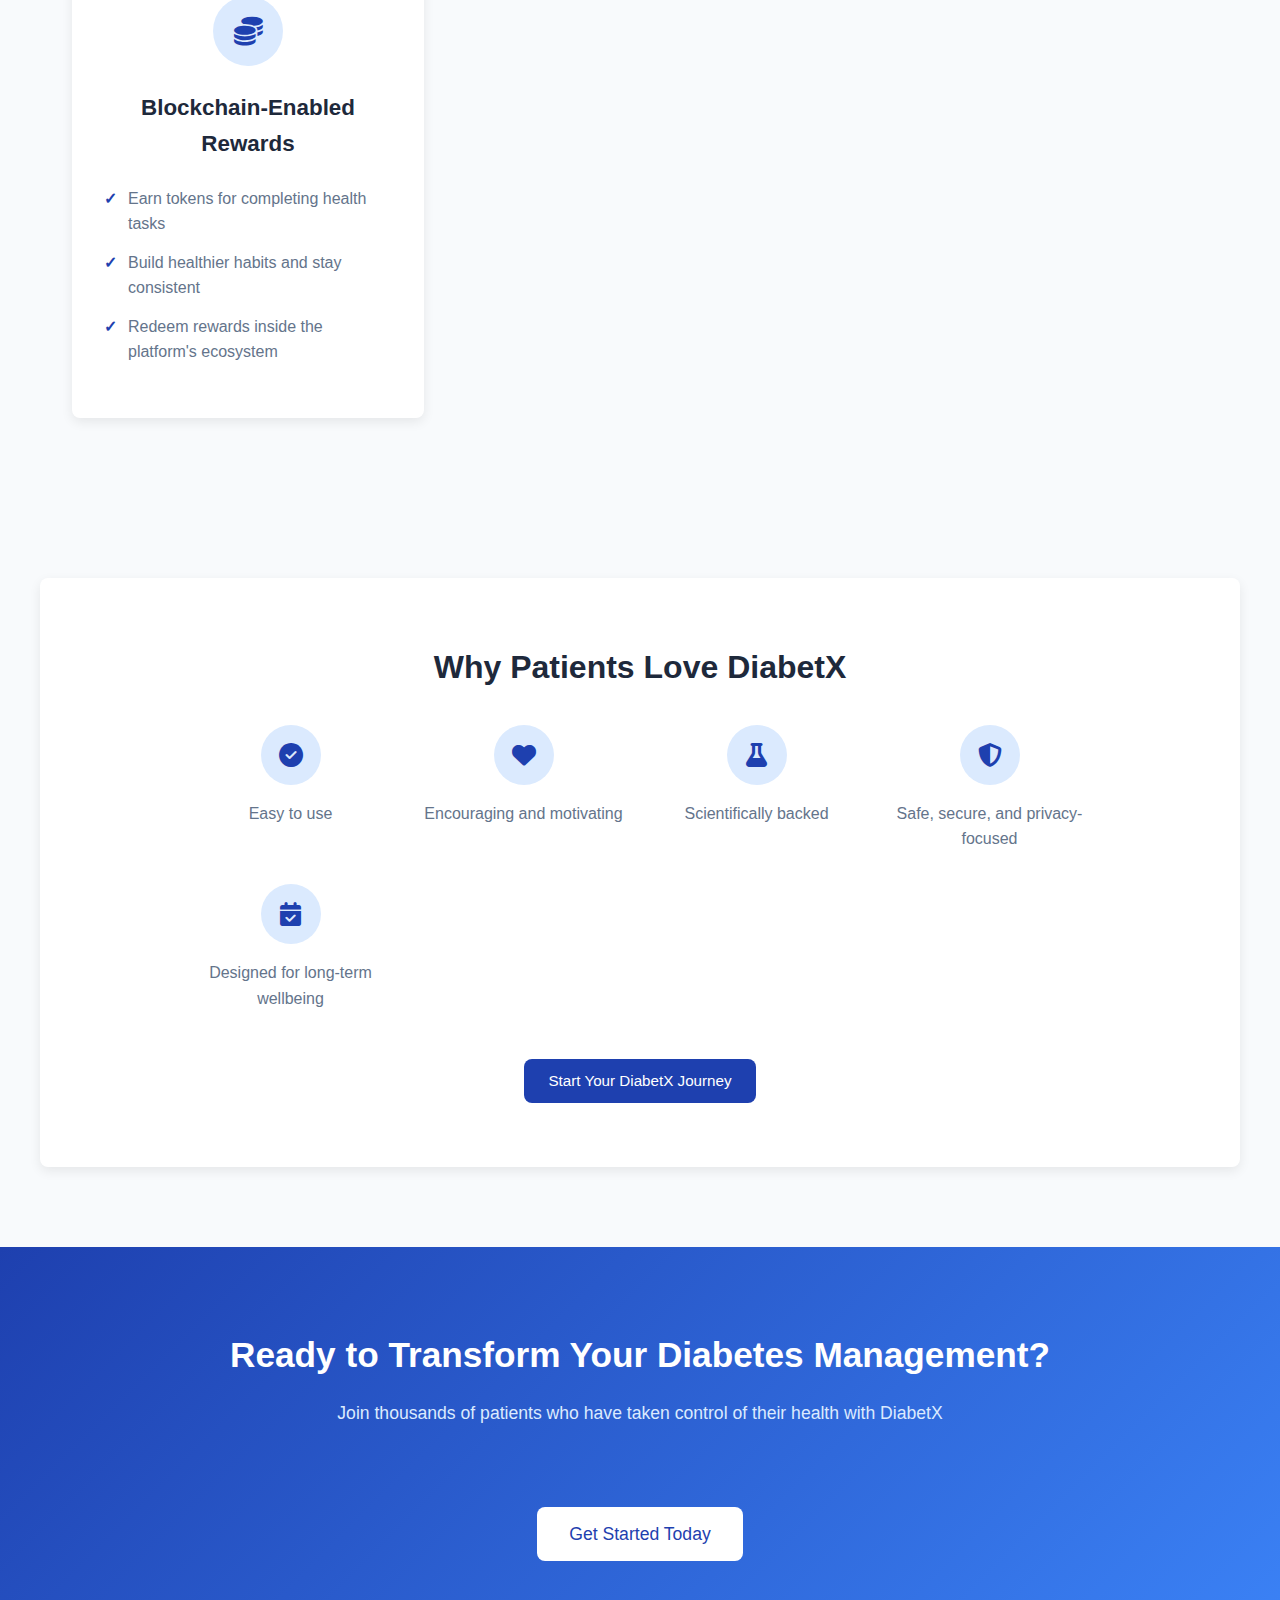
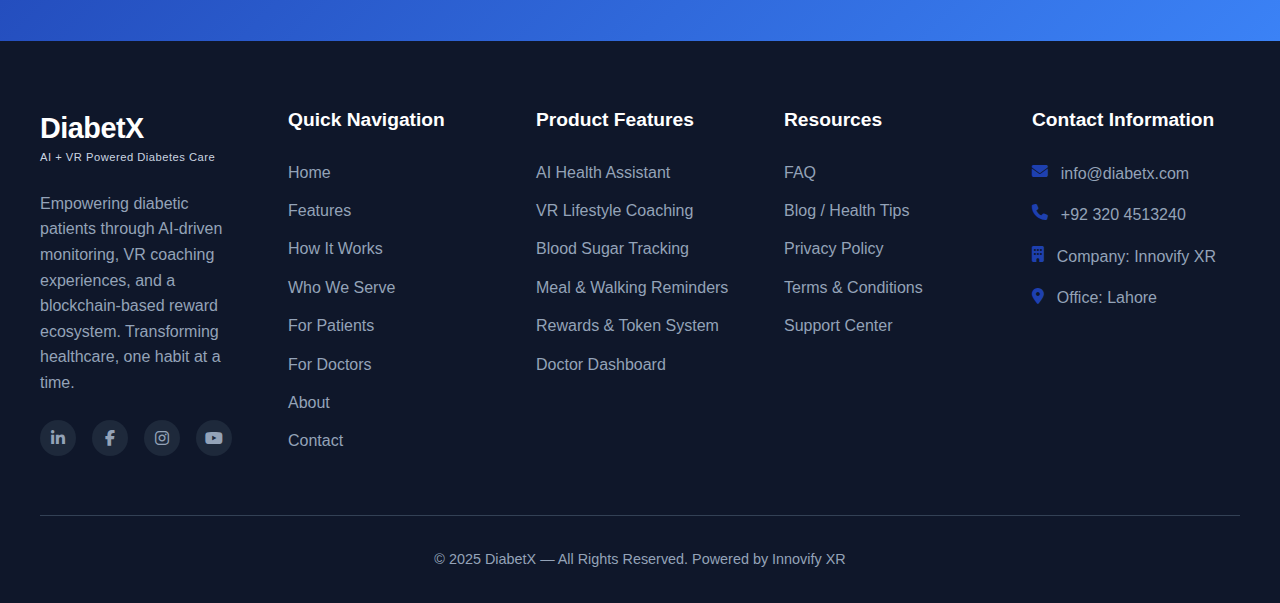
<file: For Patients.html>
<!DOCTYPE html>
<html lang="en">
<head>
    <meta charset="UTF-8">
    <meta name="viewport" content="width=device-width, initial-scale=1.0">
    <title>For Patients - DiabetX | AI + VR Powered Diabetes Care</title>
    <link rel="stylesheet" href="https://cdnjs.cloudflare.com/ajax/libs/font-awesome/6.4.0/css/all.min.css">
    <style>
        * {
            margin: 0;
            padding: 0;
            box-sizing: border-box;
            font-family: 'Segoe UI', Tahoma, Geneva, Verdana, sans-serif;
        }

        :root {
            --primary-blue: #1e40af;
            --dark-blue: #1e3a8a;
            --light-blue: #dbeafe;
            --text-dark: #1e293b;
            --text-gray: #64748b;
            --light-gray: #f8fafc;
            --white: #ffffff;
            --border-radius: 8px;
            --box-shadow: 0 4px 12px rgba(0, 0, 0, 0.08);
            --transition: all 0.3s ease;
        }

        body {
            background-color: var(--light-gray);
            color: var(--text-dark);
            line-height: 1.6;
        }

        /* Header Styles */
        header {
            background-color: var(--white);
            box-shadow: var(--box-shadow);
            position: sticky;
            top: 0;
            z-index: 1000;
            padding: 0 5%;
        }

        .navbar {
            display: flex;
            justify-content: space-between;
            align-items: center;
            padding: 1rem 0;
        }

        .logo-section {
            display: flex;
            align-items: center;
        }

        .logo {
            display: flex;
            flex-direction: column;
        }

        .logo-text {
            font-size: 1.8rem;
            font-weight: 700;
            color: var(--primary-blue);
            letter-spacing: -0.5px;
        }

        .tagline {
            font-size: 0.7rem;
            color: var(--text-gray);
            margin-top: -2px;
            letter-spacing: 0.5px;
        }

        .nav-menu {
            display: flex;
            list-style: none;
            align-items: center;
        }

        .nav-item {
            position: relative;
            margin: 0 1rem;
        }

        .nav-link {
            text-decoration: none;
            color: var(--text-dark);
            font-weight: 500;
            font-size: 0.95rem;
            transition: var(--transition);
            padding: 0.5rem 0;
            display: flex;
            align-items: center;
        }

        .nav-link:hover {
            color: var(--primary-blue);
        }

        .nav-link.active {
            color: var(--primary-blue);
            font-weight: 600;
        }

        .nav-link i {
            margin-left: 5px;
            font-size: 0.8rem;
        }

        .dropdown {
            position: absolute;
            top: 100%;
            left: 0;
            background-color: var(--white);
            box-shadow: var(--box-shadow);
            border-radius: var(--border-radius);
            padding: 0.75rem 0;
            min-width: 220px;
            opacity: 0;
            visibility: hidden;
            transform: translateY(10px);
            transition: var(--transition);
            z-index: 100;
        }

        .nav-item:hover .dropdown {
            opacity: 1;
            visibility: visible;
            transform: translateY(0);
        }

        .dropdown-item {
            display: block;
            padding: 0.6rem 1.5rem;
            text-decoration: none;
            color: var(--text-gray);
            font-size: 0.9rem;
            transition: var(--transition);
        }

        .dropdown-item:hover {
            background-color: var(--light-gray);
            color: var(--primary-blue);
        }

        .nav-actions {
            display: flex;
            align-items: center;
            gap: 1rem;
        }

        .btn-login {
            color: var(--text-gray);
            text-decoration: none;
            font-weight: 500;
            font-size: 0.95rem;
            transition: var(--transition);
        }

        .btn-login:hover {
            color: var(--primary-blue);
        }

        .btn-primary {
            background-color: var(--primary-blue);
            color: var(--white);
            text-decoration: none;
            padding: 0.6rem 1.5rem;
            border-radius: var(--border-radius);
            font-weight: 500;
            font-size: 0.95rem;
            transition: var(--transition);
            display: inline-block;
            text-align: center;
        }

        .btn-primary:hover {
            background-color: var(--dark-blue);
        }

        .btn-secondary {
            background-color: transparent;
            color: var(--primary-blue);
            border: 1px solid var(--primary-blue);
            text-decoration: none;
            padding: 0.6rem 1.5rem;
            border-radius: var(--border-radius);
            font-weight: 500;
            font-size: 0.95rem;
            transition: var(--transition);
            display: inline-block;
            text-align: center;
        }

        .btn-secondary:hover {
            background-color: var(--light-blue);
        }

        .hamburger {
            display: none;
            cursor: pointer;
            font-size: 1.5rem;
            color: var(--text-dark);
        }

        /* Section Styles */
        section {
            padding: 5rem 2rem;
        }

        .container {
            max-width: 1200px;
            margin: 0 auto;
        }

        .section-header {
            text-align: center;
            margin-bottom: 3rem;
        }

        .section-title {
            font-size: 2.2rem;
            color: var(--text-dark);
            margin-bottom: 1rem;
        }

        .section-subtitle {
            font-size: 1.1rem;
            color: var(--text-gray);
            max-width: 700px;
            margin: 0 auto;
        }

        /* Hero Section */
        .hero {
            background: linear-gradient(135deg, #f0f9ff 0%, #e0f2fe 100%);
            padding: 6rem 2rem;
            text-align: center;
        }

        .hero-content {
            max-width: 900px;
            margin: 0 auto;
        }

        .hero-title {
            font-size: 3rem;
            color: var(--text-dark);
            margin-bottom: 1.5rem;
            line-height: 1.2;
        }

        .hero-subtitle {
            font-size: 1.3rem;
            color: var(--text-gray);
            margin-bottom: 2.5rem;
            max-width: 800px;
            margin-left: auto;
            margin-right: auto;
        }

        /* Understanding Patients' Needs Section */
        .needs-section {
            background-color: var(--white);
            padding: 4rem 2rem;
            border-radius: var(--border-radius);
            box-shadow: var(--box-shadow);
            margin-bottom: 4rem;
        }

        .needs-content {
            max-width: 900px;
            margin: 0 auto;
            text-align: center;
        }

        .needs-content h2 {
            font-size: 2rem;
            margin-bottom: 1.5rem;
            color: var(--text-dark);
        }

        .needs-content p {
            font-size: 1.1rem;
            color: var(--text-gray);
            line-height: 1.7;
        }

        /* Features Grid */
        .features-grid {
            display: grid;
            grid-template-columns: repeat(auto-fit, minmax(300px, 1fr));
            gap: 2.5rem;
        }

        .feature-card {
            background-color: var(--white);
            border-radius: var(--border-radius);
            padding: 2.5rem 2rem;
            box-shadow: var(--box-shadow);
            transition: var(--transition);
            position: relative;
            overflow: hidden;
        }

        .feature-card:hover {
            transform: translateY(-5px);
        }

        .feature-card::before {
            content: '';
            position: absolute;
            top: 0;
            left: 0;
            width: 100%;
            height: 5px;
            background: linear-gradient(90deg, var(--primary-blue), #3b82f6);
        }

        .feature-icon {
            background-color: var(--light-blue);
            color: var(--primary-blue);
            width: 70px;
            height: 70px;
            border-radius: 50%;
            display: flex;
            align-items: center;
            justify-content: center;
            margin: 0 auto 1.5rem;
            font-size: 1.8rem;
        }

        .feature-card h3 {
            margin-bottom: 1.5rem;
            color: var(--text-dark);
            font-size: 1.4rem;
            text-align: center;
        }

        .feature-list {
            list-style: none;
        }

        .feature-list li {
            margin-bottom: 0.8rem;
            padding-left: 1.5rem;
            position: relative;
            color: var(--text-gray);
        }

        .feature-list li::before {
            content: '✓';
            position: absolute;
            left: 0;
            color: var(--primary-blue);
            font-weight: bold;
        }

        /* Why Patients Love Section */
        .love-section {
            background-color: var(--white);
            padding: 4rem 2rem;
            border-radius: var(--border-radius);
            box-shadow: var(--box-shadow);
        }

        .love-content {
            max-width: 900px;
            margin: 0 auto;
            text-align: center;
        }

        .love-content h2 {
            font-size: 2rem;
            margin-bottom: 2rem;
            color: var(--text-dark);
        }

        .love-grid {
            display: grid;
            grid-template-columns: repeat(auto-fit, minmax(200px, 1fr));
            gap: 2rem;
            margin-bottom: 3rem;
        }

        .love-item {
            display: flex;
            flex-direction: column;
            align-items: center;
            text-align: center;
        }

        .love-icon {
            background-color: var(--light-blue);
            color: var(--primary-blue);
            width: 60px;
            height: 60px;
            border-radius: 50%;
            display: flex;
            align-items: center;
            justify-content: center;
            margin-bottom: 1rem;
            font-size: 1.5rem;
        }

        .love-item p {
            color: var(--text-gray);
            font-weight: 500;
        }

        /* CTA Section */
        .cta-section {
            background: linear-gradient(135deg, var(--primary-blue), #3b82f6);
            color: var(--white);
            text-align: center;
            padding: 5rem 2rem;
        }

        .cta-section .section-title {
            color: var(--white);
        }

        .cta-section .section-subtitle {
            color: var(--light-blue);
        }

        .cta-button {
            background-color: var(--white);
            color: var(--primary-blue);
            margin-top: 2rem;
            font-size: 1.1rem;
            padding: 0.8rem 2rem;
        }

        .cta-button:hover {
            background-color: var(--light-gray);
        }

        /* Footer Styles */
        footer {
            background-color: #0f172a;
            color: var(--white);
            padding: 4rem 2rem 2rem;
        }

        .footer-container {
            max-width: 1200px;
            margin: 0 auto;
            display: grid;
            grid-template-columns: repeat(auto-fit, minmax(200px, 1fr));
            gap: 2.5rem;
        }

        .footer-brand {
            max-width: 300px;
        }

        .footer-logo {
            margin-bottom: 1.5rem;
        }

        .footer-logo .logo-text {
            font-size: 1.8rem;
            color: var(--white);
        }

        .footer-logo .tagline {
            color: #cbd5e1;
        }

        .footer-description {
            color: #94a3b8;
            margin-bottom: 1.5rem;
            line-height: 1.6;
        }

        .footer-heading {
            font-size: 1.2rem;
            margin-bottom: 1.5rem;
            color: var(--white);
            font-weight: 600;
        }

        .footer-links {
            list-style: none;
        }

        .footer-links li {
            margin-bottom: 0.8rem;
        }

        .footer-links a {
            color: #94a3b8;
            text-decoration: none;
            transition: var(--transition);
        }

        .footer-links a:hover {
            color: var(--white);
        }

        .contact-info {
            color: #94a3b8;
            line-height: 1.8;
        }

        .contact-info p {
            margin-bottom: 0.8rem;
            display: flex;
            align-items: flex-start;
        }

        .contact-info i {
            margin-right: 0.8rem;
            margin-top: 0.2rem;
            color: var(--primary-blue);
        }

        .social-links {
            display: flex;
            gap: 1rem;
            margin-top: 1.5rem;
        }

        .social-link {
            display: flex;
            align-items: center;
            justify-content: center;
            width: 36px;
            height: 36px;
            background-color: #1e293b;
            border-radius: 50%;
            color: #94a3b8;
            text-decoration: none;
            transition: var(--transition);
        }

        .social-link:hover {
            background-color: var(--primary-blue);
            color: var(--white);
        }

        .footer-bottom {
            max-width: 1200px;
            margin: 3rem auto 0;
            padding-top: 2rem;
            border-top: 1px solid #334155;
            text-align: center;
            color: #94a3b8;
            font-size: 0.9rem;
        }

        /* Responsive Styles */
        @media screen and (max-width: 1024px) {
            .nav-menu {
                gap: 0.5rem;
            }
            
            .nav-item {
                margin: 0 0.5rem;
            }

            .hero-title {
                font-size: 2.5rem;
            }
        }

        @media screen and (max-width: 768px) {
            .hamburger {
                display: block;
            }

            .nav-menu {
                position: fixed;
                left: -100%;
                top: 70px;
                flex-direction: column;
                background-color: var(--white);
                width: 100%;
                text-align: center;
                transition: 0.3s;
                box-shadow: 0 10px 27px rgba(0, 0, 0, 0.05);
                padding: 2rem 0;
                height: calc(100vh - 70px);
                overflow-y: auto;
            }

            .nav-menu.active {
                left: 0;
            }

            .nav-item {
                margin: 1rem 0;
                width: 100%;
            }

            .nav-link {
                justify-content: center;
                padding: 1rem;
            }

            .dropdown {
                position: static;
                opacity: 1;
                visibility: visible;
                transform: none;
                box-shadow: none;
                background-color: var(--light-gray);
                border-radius: 0;
                width: 100%;
                display: none;
                padding: 0;
            }

            .dropdown.active {
                display: block;
            }

            .dropdown-item {
                padding: 0.8rem 1.5rem;
                border-top: 1px solid #e2e8f0;
            }

            .nav-actions {
                flex-direction: column;
                width: 100%;
                gap: 1rem;
                margin-top: 1rem;
            }

            .btn-login, .btn-primary {
                width: 80%;
                text-align: center;
                padding: 0.8rem;
            }

            .hero-title {
                font-size: 2rem;
            }

            .hero-subtitle {
                font-size: 1.1rem;
            }

            .features-grid {
                grid-template-columns: 1fr;
            }

            .love-grid {
                grid-template-columns: repeat(2, 1fr);
            }

            .footer-container {
                grid-template-columns: 1fr;
                gap: 2rem;
            }
        }

        @media screen and (max-width: 480px) {
            .love-grid {
                grid-template-columns: 1fr;
            }
        }
    </style>
</head>
<body>
    <header>
        <nav class="navbar">
            <div class="logo-section">
                <div class="logo">
                    <span class="logo-text">DiabetX</span>
                    <span class="tagline">AI + VR Powered Diabetes Care</span>
                </div>
            </div>

            <ul class="nav-menu">
                <li class="nav-item">
                    <a href="index.html" class="nav-link">Home</a>
                </li>
                  <li class="nav-item">
                    <a href="about us.html" class="nav-link">About Us</a>
                </li>
                <li class="nav-item">
                    <a href="who we server.html" class="nav-link">Who We Serve <i class="fas fa-chevron-down"></i></a>
                    <div class="dropdown">
                        <a href="#" class="dropdown-item">For Patients</a>
                        <a href="For Doctors.html" class="dropdown-item">For Doctors</a>
                        <a href="For Hospitals & Clinics.html" class="dropdown-item">For Hospitals & Clinics</a>
                        <a href="For Partners & Investors.html" class="dropdown-item">For Partners & Investors</a>
                    </div>
                </li>
                <li class="nav-item">
                    <a href="how it work.html" class="nav-link">How It Works</a>
                </li>
                <li class="nav-item">
                    <a href="feature.html" class="nav-link">Features <i class="fas fa-chevron-down"></i></a>
                    <div class="dropdown">
                        <a href="ai  asstance.html" class="dropdown-item">AI Health Assistant</a>
                        <a href="vr coching.html" class="dropdown-item">VR Coaching</a>
                        <a href="#" class="dropdown-item">Rewards System</a>
                        <a href="data dashboard.html" class="dropdown-item">Data Dashboard</a>
                    </div>
                </li>
                
                
              
                <li class="nav-item">
                    <a href="#" class="nav-link">Contact</a>
                </li>
                
                <div class="nav-actions">
                    
                    <a href="#" class="btn-primary">Get Early Access</a>
                </div>
            </ul>

            <div class="hamburger">
                <i class="fas fa-bars"></i>
            </div>
        </nav>
    </header>

    <main>
        <!-- Hero Section -->
        <section class="hero">
            <div class="hero-content">
                <h1 class="hero-title">For Patients</h1>
                <p class="hero-subtitle">Take control of your glucose, your habits, your stress — and your future.</p>
            </div>
        </section>

        <!-- Understanding Patients' Needs Section -->
        <section class="container">
            <div class="needs-section">
                <div class="needs-content">
                    <h2>Understanding Patients' Needs</h2>
                    <p>Managing diabetes is not only about numbers — it's about lifestyle, emotions, and motivation.</p>
                    <p>DiabetX is designed to support every part of your journey with tools that feel empowering, easy to use, and even enjoyable.</p>
                </div>
            </div>

            <!-- What DiabetX Offers Section -->
            <div class="section-header">
                <h2 class="section-title">What DiabetX Offers to Patients</h2>
                <p class="section-subtitle">Comprehensive tools and features designed specifically for your diabetes management journey</p>
            </div>

            <div class="features-grid">
                <!-- AI-Based Personal Health Coaching -->
                <div class="feature-card">
                    <div class="feature-icon">
                        <i class="fas fa-robot"></i>
                    </div>
                    <h3>AI-Based Personal Health Coaching</h3>
                    <ul class="feature-list">
                        <li>Personalized advice based on your medical data</li>
                        <li>Daily guidance on diet, activity, stress, and sleep</li>
                        <li>Predictive health insights that help you stay ahead</li>
                    </ul>
                </div>

                <!-- VR Wellbeing Sessions -->
                <div class="feature-card">
                    <div class="feature-icon">
                        <i class="fas fa-vr-cardboard"></i>
                    </div>
                    <h3>VR Wellbeing Sessions</h3>
                    <ul class="feature-list">
                        <li>Guided meditation and breathing</li>
                        <li>Stress reduction programs</li>
                        <li>Light physical activity-based VR routines</li>
                        <li>Mood and mental wellness enhancement</li>
                    </ul>
                </div>

                <!-- Smart Data Tracking -->
                <div class="feature-card">
                    <div class="feature-icon">
                        <i class="fas fa-chart-line"></i>
                    </div>
                    <h3>Smart Data Tracking</h3>
                    <ul class="feature-list">
                        <li>Upload your labs, readings, and health reports</li>
                        <li>Track your progress visually</li>
                        <li>Understand your health patterns better</li>
                        <li>Share data with your doctor anytime</li>
                    </ul>
                </div>

                <!-- Blockchain-Enabled Rewards -->
                <div class="feature-card">
                    <div class="feature-icon">
                        <i class="fas fa-coins"></i>
                    </div>
                    <h3>Blockchain-Enabled Rewards</h3>
                    <ul class="feature-list">
                        <li>Earn tokens for completing health tasks</li>
                        <li>Build healthier habits and stay consistent</li>
                        <li>Redeem rewards inside the platform's ecosystem</li>
                    </ul>
                </div>
            </div>
        </section>

        <!-- Why Patients Love DiabetX Section -->
        <section style="background-color: var(--light-gray);">
            <div class="container">
                <div class="love-section">
                    <div class="love-content">
                        <h2>Why Patients Love DiabetX</h2>
                        <div class="love-grid">
                            <div class="love-item">
                                <div class="love-icon">
                                    <i class="fas fa-check-circle"></i>
                                </div>
                                <p>Easy to use</p>
                            </div>
                            <div class="love-item">
                                <div class="love-icon">
                                    <i class="fas fa-heart"></i>
                                </div>
                                <p>Encouraging and motivating</p>
                            </div>
                            <div class="love-item">
                                <div class="love-icon">
                                    <i class="fas fa-flask"></i>
                                </div>
                                <p>Scientifically backed</p>
                            </div>
                            <div class="love-item">
                                <div class="love-icon">
                                    <i class="fas fa-shield-alt"></i>
                                </div>
                                <p>Safe, secure, and privacy-focused</p>
                            </div>
                            <div class="love-item">
                                <div class="love-icon">
                                    <i class="fas fa-calendar-check"></i>
                                </div>
                                <p>Designed for long-term wellbeing</p>
                            </div>
                        </div>
                        <a href="#" class="btn-primary">Start Your DiabetX Journey</a>
                    </div>
                </div>
            </div>
        </section>

        <!-- CTA Section -->
        <section class="cta-section">
            <div class="container">
                <div class="section-header">
                    <h2 class="section-title">Ready to Transform Your Diabetes Management?</h2>
                    <p class="section-subtitle">Join thousands of patients who have taken control of their health with DiabetX</p>
                </div>
                <a href="#" class="btn-primary cta-button">Get Started Today</a>
            </div>
        </section>
    </main>

    <footer>
        <div class="footer-container">
            <!-- Brand Section -->
            <div class="footer-brand">
                <div class="footer-logo">
                    <div class="logo">
                        <span class="logo-text">DiabetX</span>
                        <span class="tagline">AI + VR Powered Diabetes Care</span>
                    </div>
                </div>
                <p class="footer-description">
                    Empowering diabetic patients through AI-driven monitoring, VR coaching experiences, and 
                    a blockchain-based reward ecosystem. Transforming healthcare, one habit at a time.
                </p>
                <div class="social-links">
                    <a href="#" class="social-link" aria-label="LinkedIn">
                        <i class="fab fa-linkedin-in"></i>
                    </a>
                    <a href="#" class="social-link" aria-label="Facebook">
                        <i class="fab fa-facebook-f"></i>
                    </a>
                    <a href="#" class="social-link" aria-label="Instagram">
                        <i class="fab fa-instagram"></i>
                    </a>
                    <a href="#" class="social-link" aria-label="YouTube">
                        <i class="fab fa-youtube"></i>
                    </a>
                </div>
            </div>

            <!-- Quick Navigation -->
            <div class="footer-nav">
                <h3 class="footer-heading">Quick Navigation</h3>
                <ul class="footer-links">
                    <li><a href="#">Home</a></li>
                    <li><a href="#">Features</a></li>
                    <li><a href="#">How It Works</a></li>
                    <li><a href="#">Who We Serve</a></li>
                    <li><a href="#">For Patients</a></li>
                    <li><a href="#">For Doctors</a></li>
                    <li><a href="#">About</a></li>
                    <li><a href="#">Contact</a></li>
                </ul>
            </div>

            <!-- Product Features -->
            <div class="footer-features">
                <h3 class="footer-heading">Product Features</h3>
                <ul class="footer-links">
                    <li><a href="#">AI Health Assistant</a></li>
                    <li><a href="#">VR Lifestyle Coaching</a></li>
                    <li><a href="#">Blood Sugar Tracking</a></li>
                    <li><a href="#">Meal & Walking Reminders</a></li>
                    <li><a href="#">Rewards & Token System</a></li>
                    <li><a href="#">Doctor Dashboard</a></li>
                </ul>
            </div>

            <!-- Resources -->
            <div class="footer-resources">
                <h3 class="footer-heading">Resources</h3>
                <ul class="footer-links">
                    <li><a href="#">FAQ</a></li>
                    <li><a href="#">Blog / Health Tips</a></li>
                    <li><a href="#">Privacy Policy</a></li>
                    <li><a href="#">Terms & Conditions</a></li>
                    <li><a href="#">Support Center</a></li>
                </ul>
            </div>

            <!-- Contact Information -->
            <div class="footer-contact">
                <h3 class="footer-heading">Contact Information</h3>
                <div class="contact-info">
                    <p>
                        <i class="fas fa-envelope"></i>
                        <span>info@diabetx.com</span>
                    </p>
                    <p>
                        <i class="fas fa-phone"></i>
                        <span>+92 320 4513240</span>
                    </p>
                    <p>
                        <i class="fas fa-building"></i>
                        <span>Company: Innovify XR</span>
                    </p>
                    <p>
                        <i class="fas fa-map-marker-alt"></i>
                        <span>Office: Lahore </span>
                    </p>
                </div>
            </div>
        </div>

        <div class="footer-bottom">
            <p>© 2025 DiabetX — All Rights Reserved. Powered by Innovify XR</p>
        </div>
    </footer>

    <script>
        // Toggle mobile menu
        const hamburger = document.querySelector('.hamburger');
        const navMenu = document.querySelector('.nav-menu');
        const navItems = document.querySelectorAll('.nav-item');

        hamburger.addEventListener('click', () => {
            hamburger.classList.toggle('active');
            navMenu.classList.toggle('active');
        });

        // Toggle dropdowns on mobile
        navItems.forEach(item => {
            if (item.querySelector('.dropdown')) {
                const navLink = item.querySelector('.nav-link');
                
                navLink.addEventListener('click', (e) => {
                    if (window.innerWidth <= 768) {
                        e.preventDefault();
                        const dropdown = item.querySelector('.dropdown');
                        dropdown.classList.toggle('active');
                        
                        // Rotate chevron icon
                        const icon = navLink.querySelector('i');
                        if (icon) {
                            icon.classList.toggle('fa-chevron-down');
                            icon.classList.toggle('fa-chevron-up');
                        }
                    }
                });
            }
        });

        // Close menu when clicking outside on mobile
        document.addEventListener('click', (e) => {
            if (window.innerWidth <= 768 && navMenu.classList.contains('active')) {
                if (!e.target.closest('.navbar')) {
                    navMenu.classList.remove('active');
                    hamburger.classList.remove('active');
                    
                    // Close all dropdowns
                    document.querySelectorAll('.dropdown').forEach(dropdown => {
                        dropdown.classList.remove('active');
                    });
                    
                    // Reset all icons
                    document.querySelectorAll('.nav-link i').forEach(icon => {
                        if (icon.classList.contains('fa-chevron-up')) {
                            icon.classList.remove('fa-chevron-up');
                            icon.classList.add('fa-chevron-down');
                        }
                    });
                }
            }
        });

        // Close menu when window is resized above mobile breakpoint
        window.addEventListener('resize', () => {
            if (window.innerWidth > 768) {
                navMenu.classList.remove('active');
                hamburger.classList.remove('active');
                
                // Close all dropdowns
                document.querySelectorAll('.dropdown').forEach(dropdown => {
                    dropdown.classList.remove('active');
                });
                
                // Reset all icons
                document.querySelectorAll('.nav-link i').forEach(icon => {
                    if (icon.classList.contains('fa-chevron-up')) {
                        icon.classList.remove('fa-chevron-up');
                        icon.classList.add('fa-chevron-down');
                    }
                });
            }
        });

        // Highlight current page in navigation
        document.addEventListener('DOMContentLoaded', function() {
            const currentPage = window.location.pathname.split('/').pop() || 'index.html';
            const navLinks = document.querySelectorAll('.nav-link');
            
            navLinks.forEach(link => {
                if (link.textContent.trim() === 'For Patients') {
                    link.classList.add('active');
                }
            });
        });
    </script>
</body>
</html>
</file>
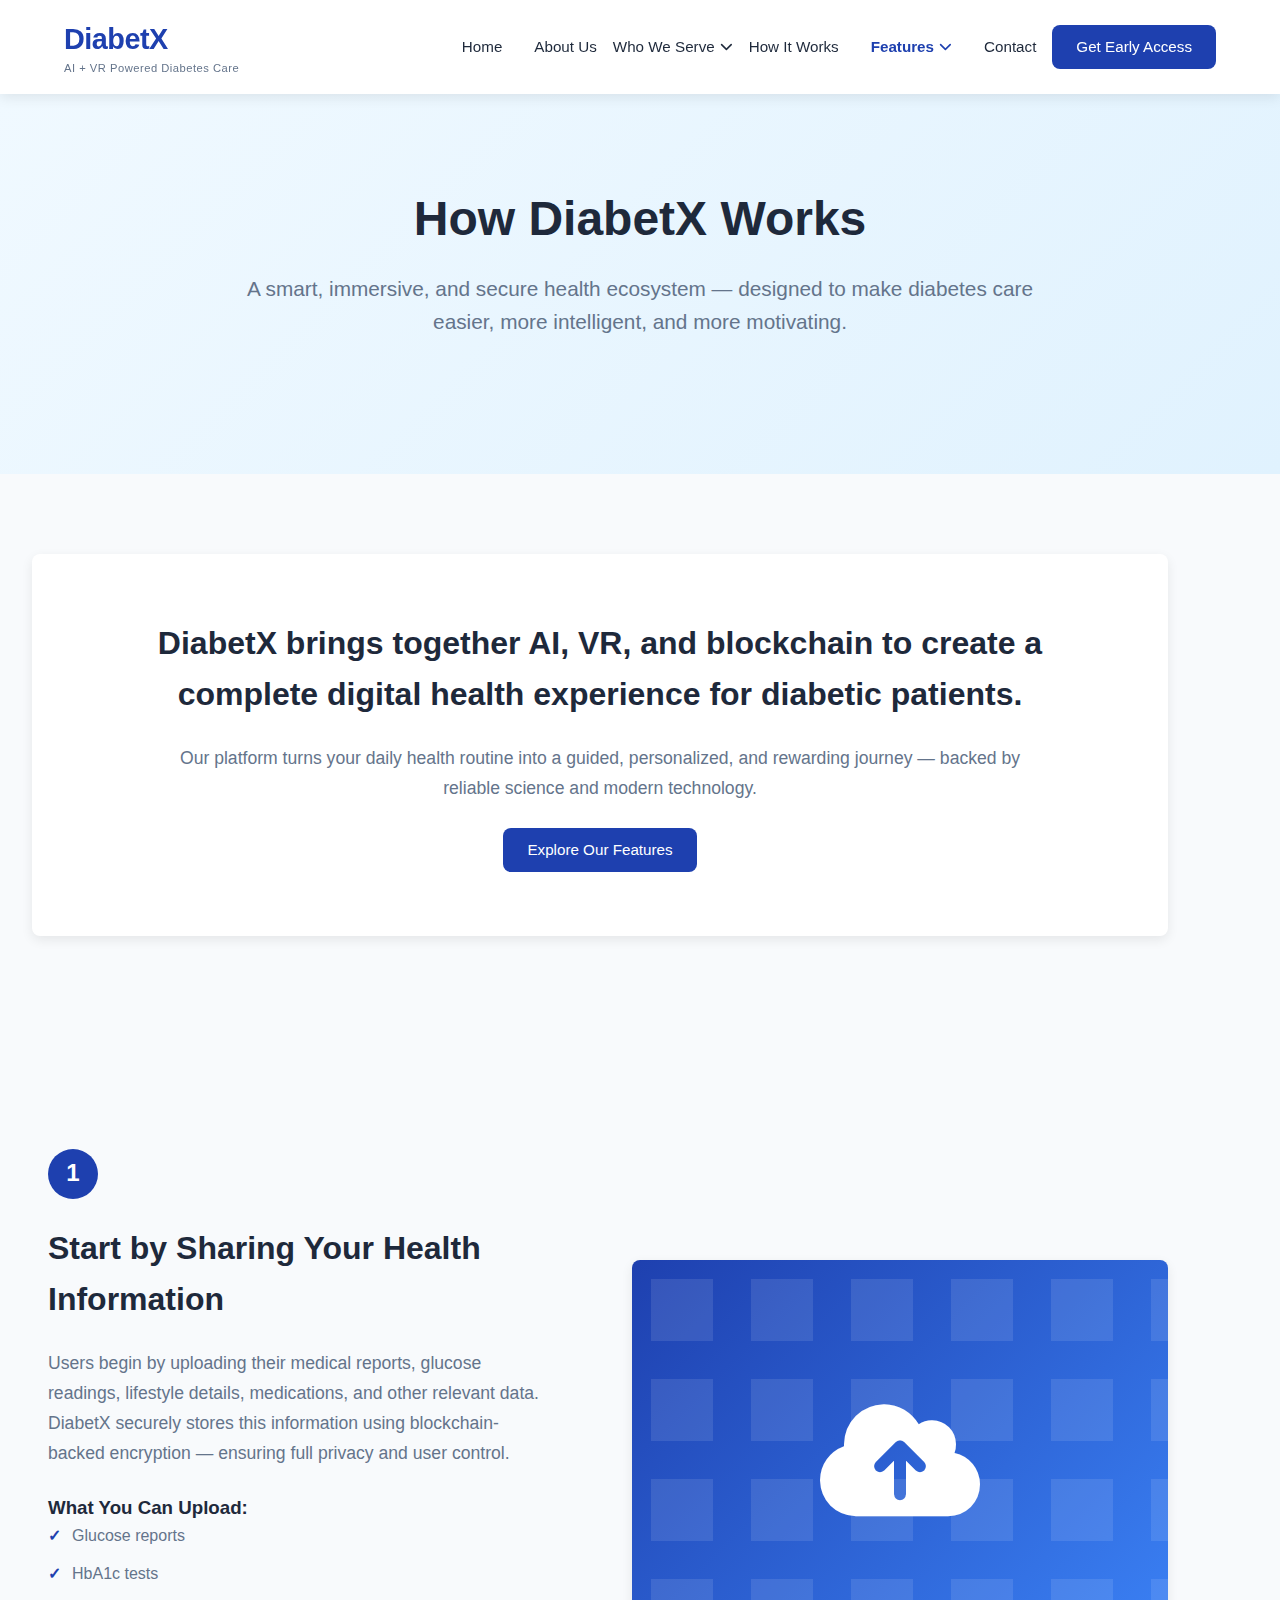
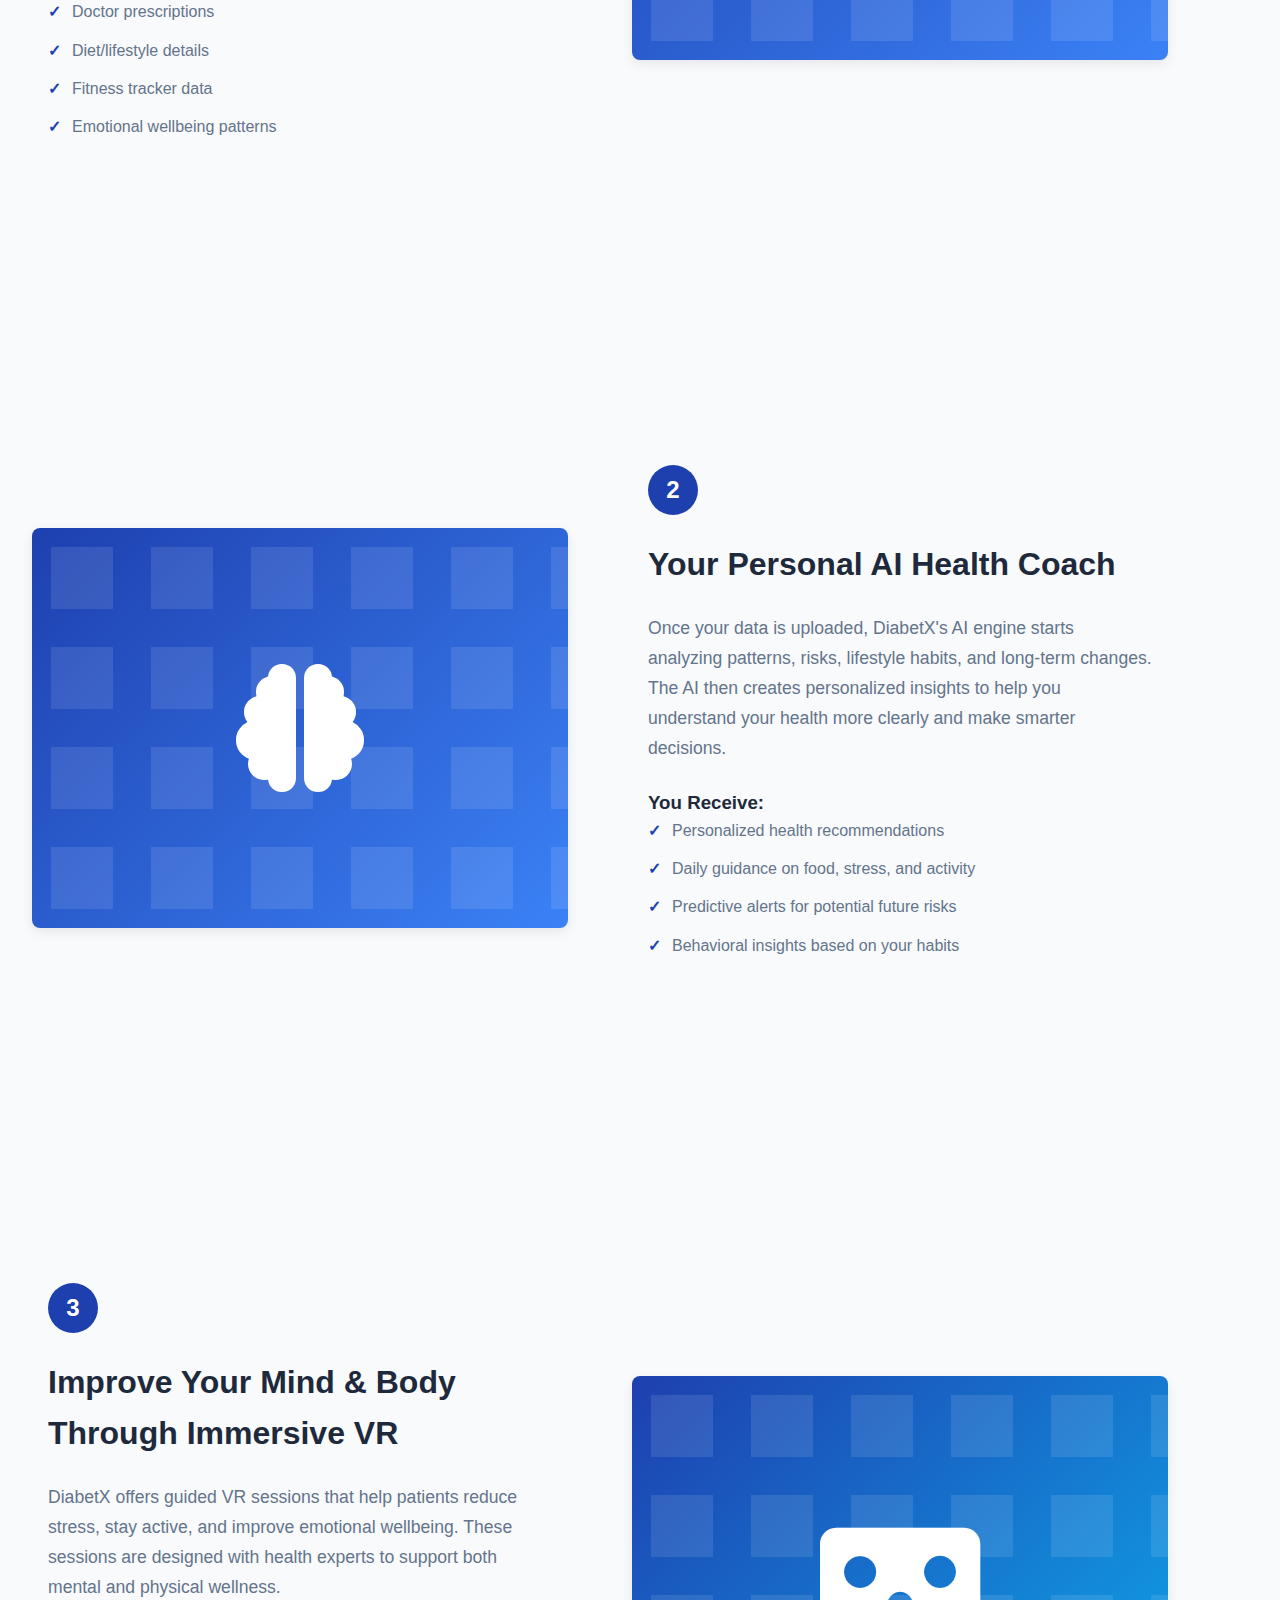
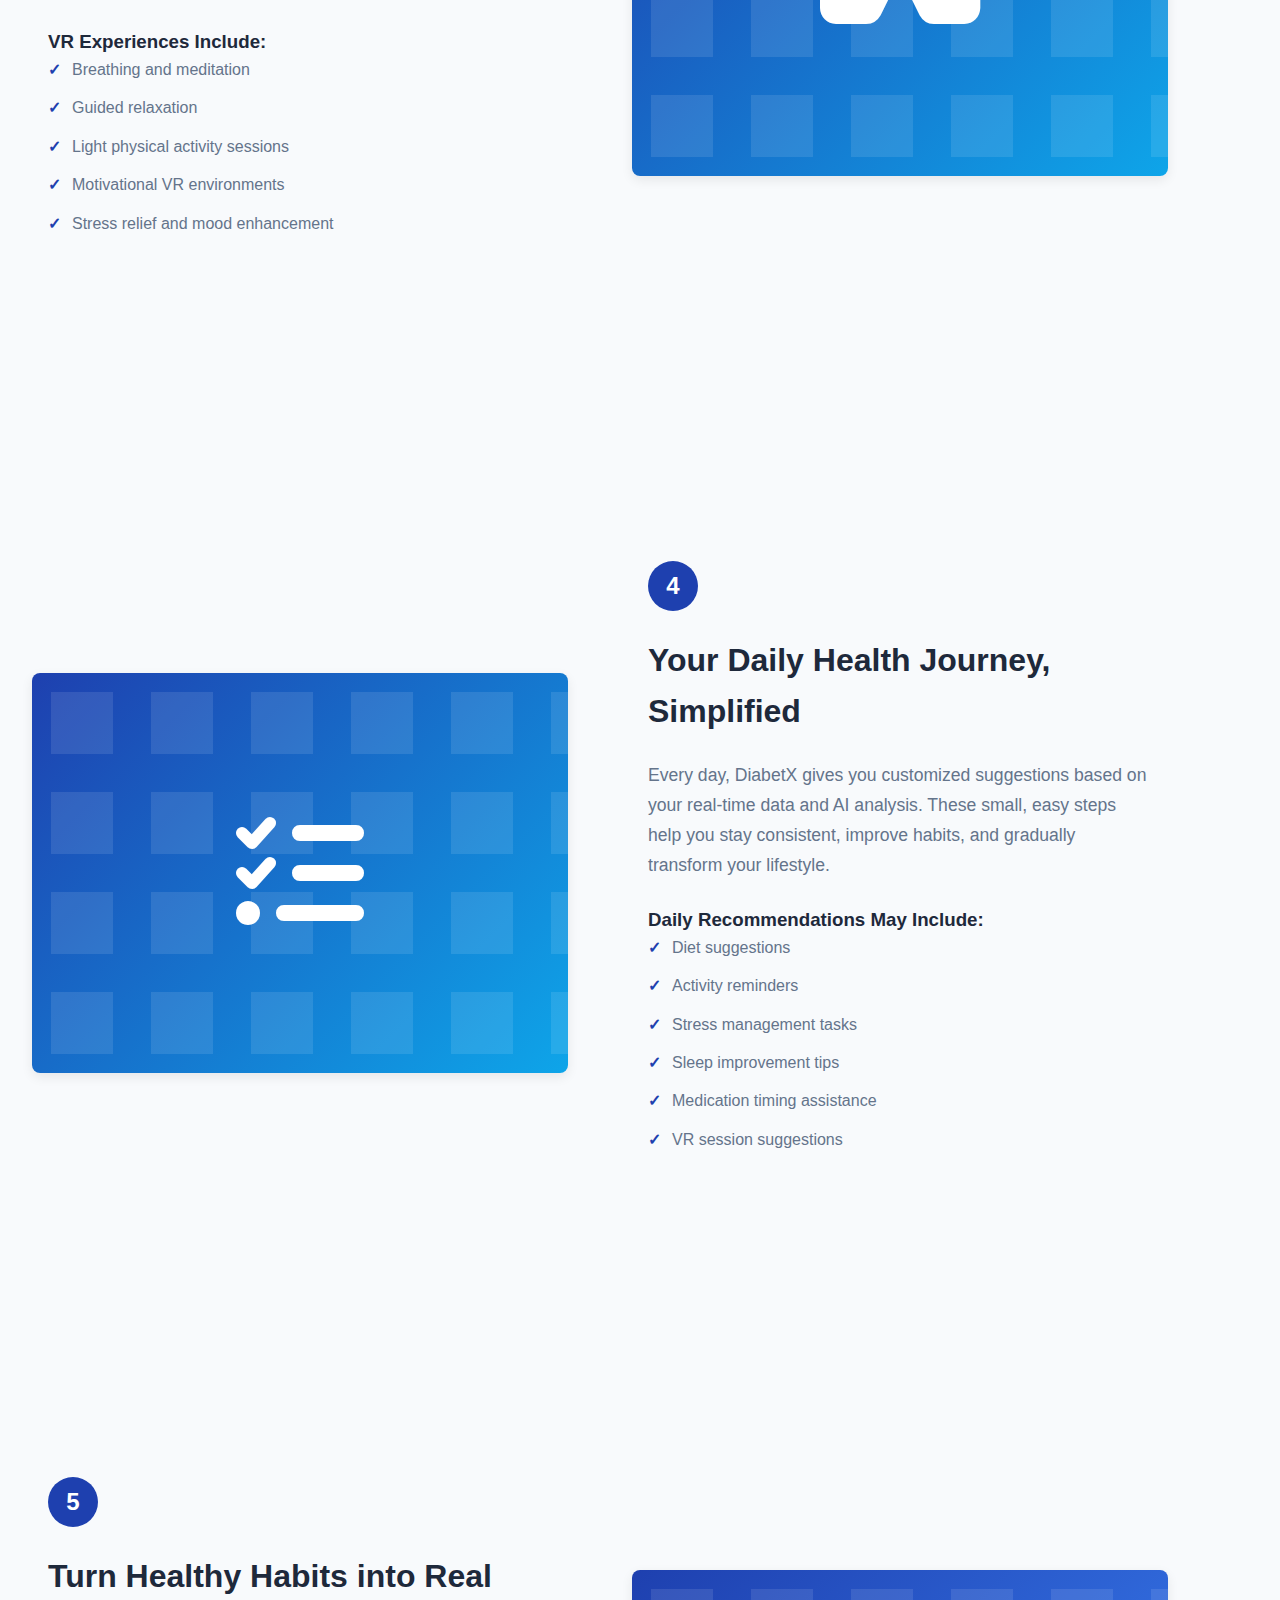
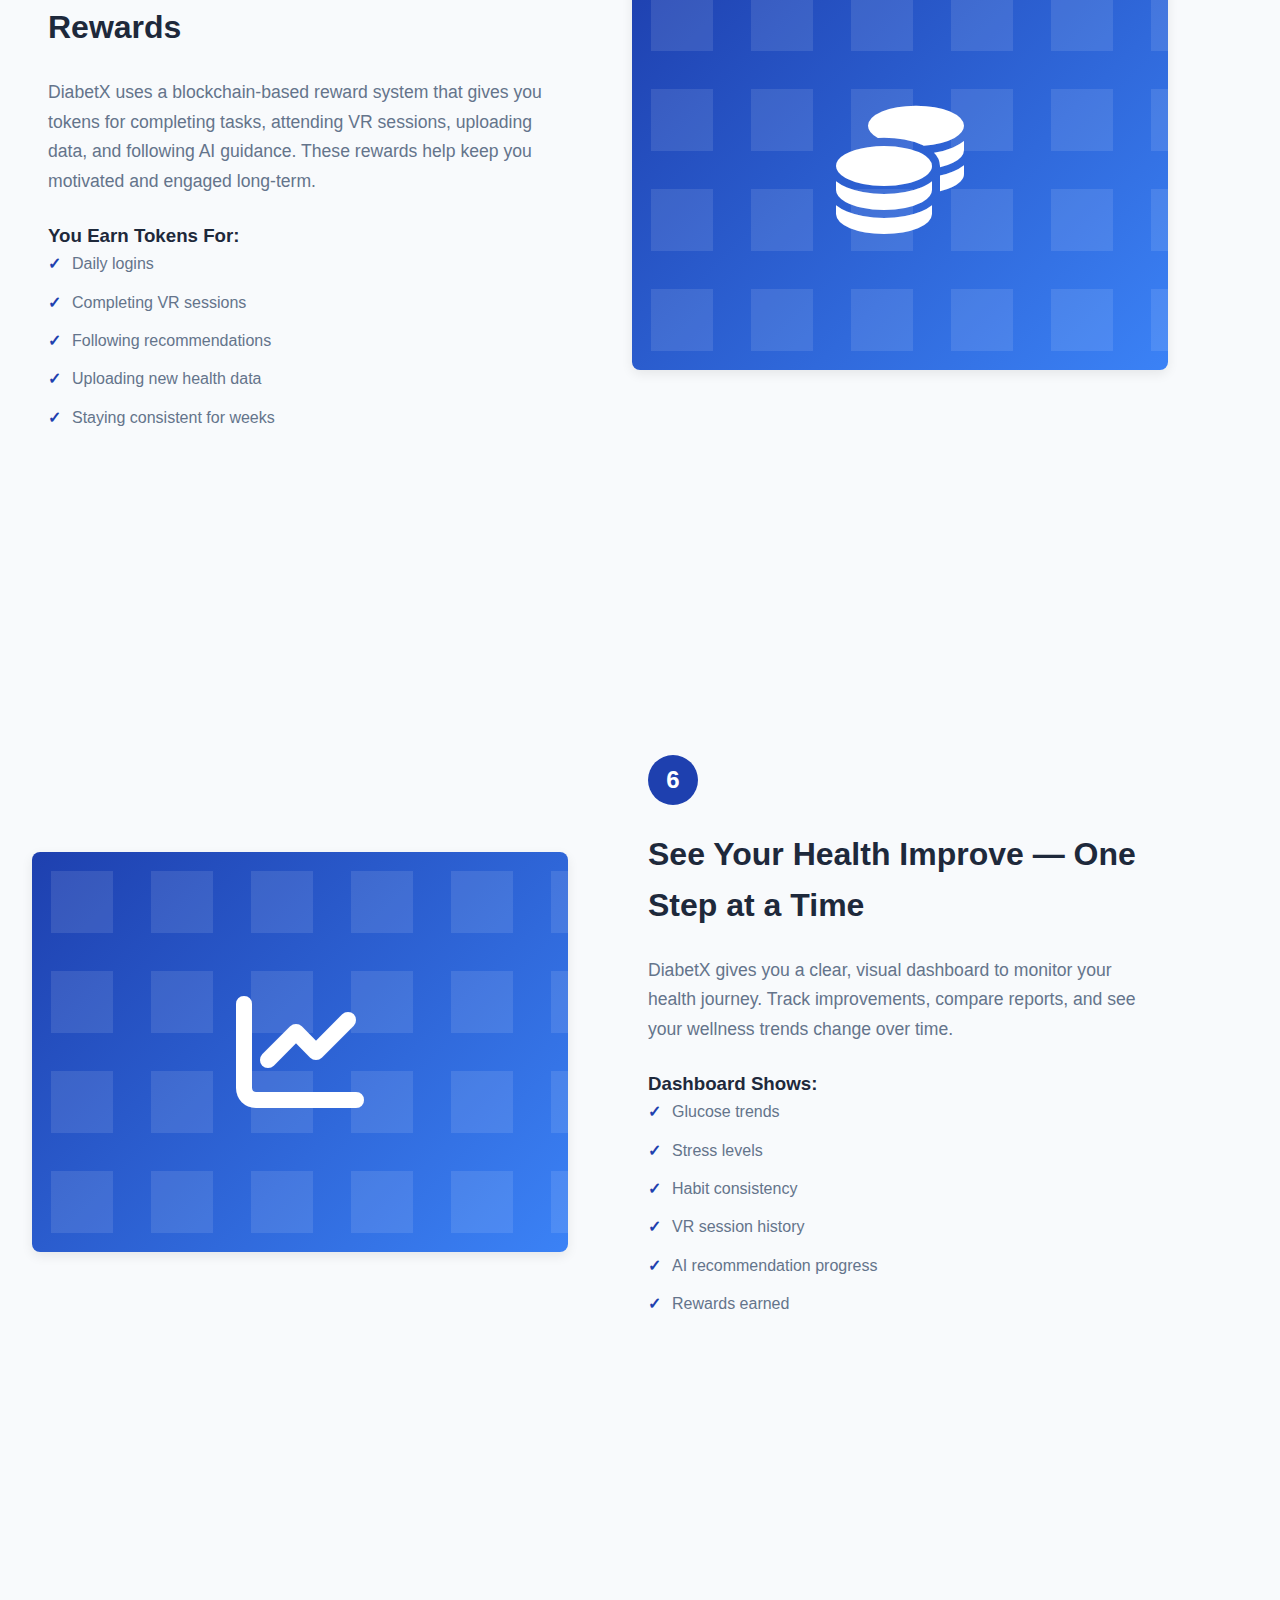
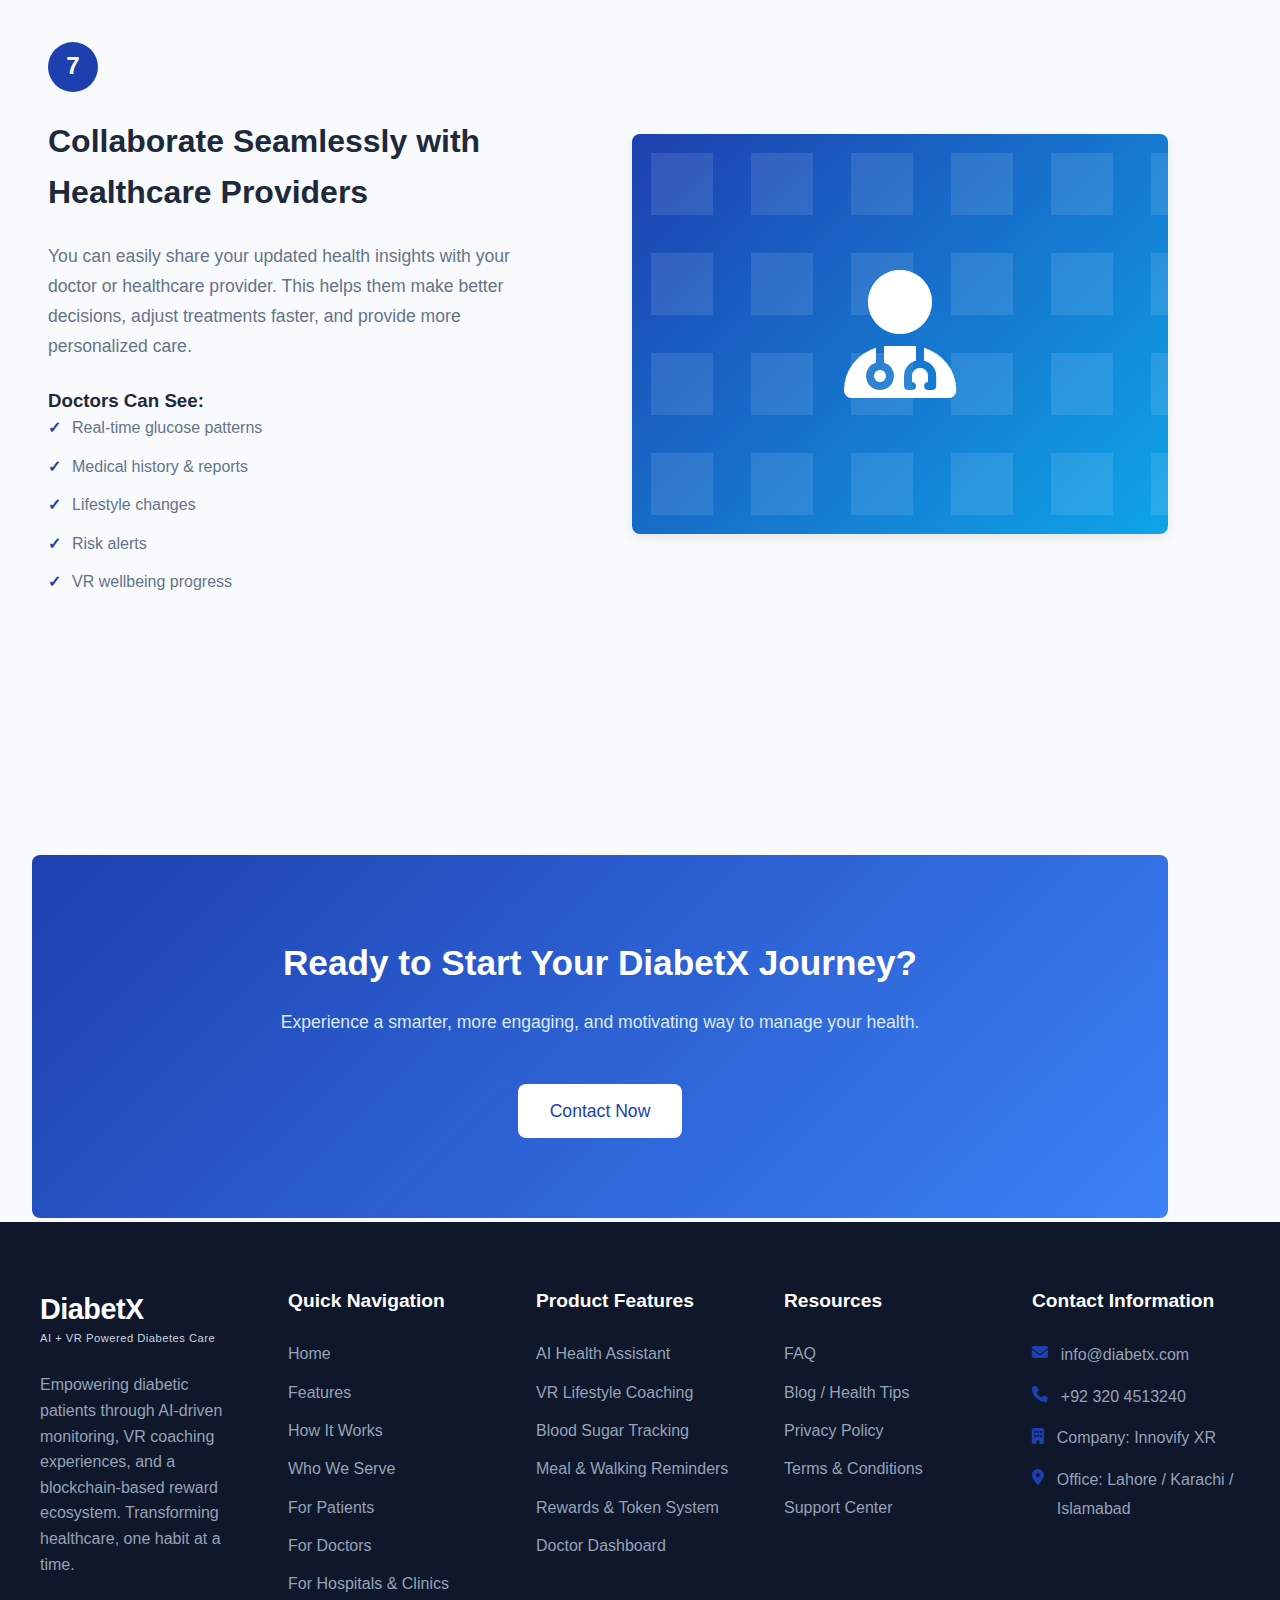
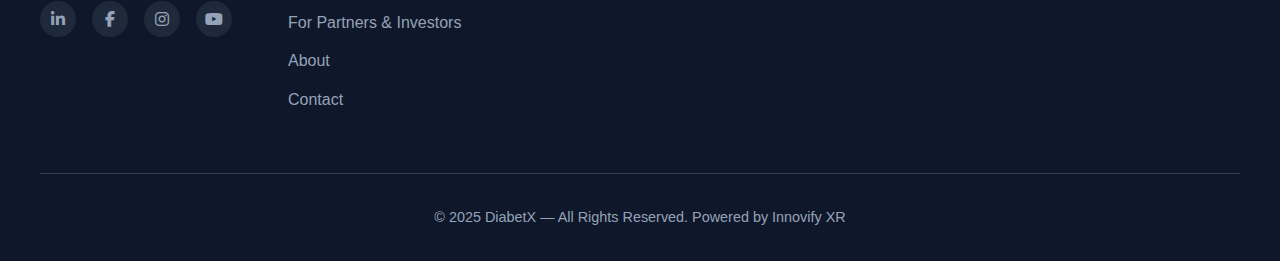
<file: how it work.html>
<!DOCTYPE html>
<html lang="en">
<head>
    <meta charset="UTF-8">
    <meta name="viewport" content="width=device-width, initial-scale=1.0">
    <title>How DiabetX Works | AI + VR Powered Diabetes Care</title>
    <link rel="stylesheet" href="https://cdnjs.cloudflare.com/ajax/libs/font-awesome/6.4.0/css/all.min.css">
    <style>
        * {
            margin: 0;
            padding: 0;
            box-sizing: border-box;
            font-family: 'Segoe UI', Tahoma, Geneva, Verdana, sans-serif;
        }

        :root {
            --primary-blue: #1e40af;
            --dark-blue: #1e3a8a;
            --light-blue: #dbeafe;
            --primary-green: #059669;
            --light-green: #d1fae5;
            --primary-purple: #7c3aed;
            --light-purple: #ede9fe;
            --text-dark: #1e293b;
            --text-gray: #64748b;
            --light-gray: #f8fafc;
            --white: #ffffff;
            --border-radius: 8px;
            --box-shadow: 0 4px 12px rgba(0, 0, 0, 0.08);
            --transition: all 0.3s ease;
        }

        body {
            background-color: var(--light-gray);
            color: var(--text-dark);
            line-height: 1.6;
        }

        /* Header Styles */
        header {
            background-color: var(--white);
            box-shadow: var(--box-shadow);
            position: sticky;
            top: 0;
            z-index: 1000;
            padding: 0 5%;
        }

        .navbar {
            display: flex;
            justify-content: space-between;
            align-items: center;
            padding: 1rem 0;
        }

        .logo-section {
            display: flex;
            align-items: center;
        }

        .logo {
            display: flex;
            flex-direction: column;
        }

        .logo-text {
            font-size: 1.8rem;
            font-weight: 700;
            color: var(--primary-blue);
            letter-spacing: -0.5px;
        }

        .tagline {
            font-size: 0.7rem;
            color: var(--text-gray);
            margin-top: -2px;
            letter-spacing: 0.5px;
        }

        .nav-menu {
            display: flex;
            list-style: none;
            align-items: center;
        }

        .nav-item {
            position: relative;
            margin: 0 1rem;
        }

        .nav-link {
            text-decoration: none;
            color: var(--text-dark);
            font-weight: 500;
            font-size: 0.95rem;
            transition: var(--transition);
            padding: 0.5rem 0;
            display: flex;
            align-items: center;
        }

        .nav-link:hover {
            color: var(--primary-blue);
        }

        .nav-link.active {
            color: var(--primary-blue);
            font-weight: 600;
        }

        .nav-link i {
            margin-left: 5px;
            font-size: 0.8rem;
        }

        .dropdown {
            position: absolute;
            top: 100%;
            left: 0;
            background-color: var(--white);
            box-shadow: var(--box-shadow);
            border-radius: var(--border-radius);
            padding: 0.75rem 0;
            min-width: 220px;
            opacity: 0;
            visibility: hidden;
            transform: translateY(10px);
            transition: var(--transition);
            z-index: 100;
        }

        .nav-item:hover .dropdown {
            opacity: 1;
            visibility: visible;
            transform: translateY(0);
        }

        .dropdown-item {
            display: block;
            padding: 0.6rem 1.5rem;
            text-decoration: none;
            color: var(--text-gray);
            font-size: 0.9rem;
            transition: var(--transition);
        }

        .dropdown-item:hover {
            background-color: var(--light-gray);
            color: var(--primary-blue);
        }

        .nav-actions {
            display: flex;
            align-items: center;
            gap: 1rem;
        }

        .btn-login {
            color: var(--text-gray);
            text-decoration: none;
            font-weight: 500;
            font-size: 0.95rem;
            transition: var(--transition);
        }

        .btn-login:hover {
            color: var(--primary-blue);
        }

        .btn-primary {
            background-color: var(--primary-blue);
            color: var(--white);
            text-decoration: none;
            padding: 0.6rem 1.5rem;
            border-radius: var(--border-radius);
            font-weight: 500;
            font-size: 0.95rem;
            transition: var(--transition);
            display: inline-block;
            text-align: center;
        }

        .btn-primary:hover {
            background-color: var(--dark-blue);
        }

        .btn-secondary {
            background-color: transparent;
            color: var(--primary-blue);
            border: 1px solid var(--primary-blue);
            text-decoration: none;
            padding: 0.6rem 1.5rem;
            border-radius: var(--border-radius);
            font-weight: 500;
            font-size: 0.95rem;
            transition: var(--transition);
            display: inline-block;
            text-align: center;
        }

        .btn-secondary:hover {
            background-color: var(--light-blue);
        }

        .hamburger {
            display: none;
            cursor: pointer;
            font-size: 1.5rem;
            color: var(--text-dark);
        }

        /* Section Styles */
        section {
            padding: 5rem 2rem;
        }

        .container {
            max-width: 1200px;
            padding-bottom:0.3rem;
        }

        .section-header {
            text-align: center;
            margin-bottom: 3rem;
        }

        .section-title {
            font-size: 2.2rem;
            color: var(--text-dark);
            margin-bottom: 1rem;
        }

        .section-subtitle {
            font-size: 1.1rem;
            color: var(--text-gray);
            max-width: 700px;
            margin: 0 auto;
        }

        /* Hero Section */
        .hero {
            background: linear-gradient(135deg, #f0f9ff 0%, #e0f2fe 100%);
            padding: 6rem 2rem;
            text-align: center;
        }

        .hero-content {
            max-width: 900px;
            margin: 0 auto;
        }

        .hero-title {
            font-size: 3rem;
            color: var(--text-dark);
            margin-bottom: 1.5rem;
            line-height: 1.2;
        }

        .hero-subtitle {
            font-size: 1.3rem;
            color: var(--text-gray);
            margin-bottom: 2.5rem;
            max-width: 800px;
            margin-left: auto;
            margin-right: auto;
        }

        /* Intro Section */
        .intro-section {
            background-color: var(--white);
            padding: 4rem 2rem;
            border-radius: var(--border-radius);
            box-shadow: var(--box-shadow);
            margin-bottom: 4rem;
        }

        .intro-content {
            max-width: 900px;
            margin: 0 auto;
            text-align: center;
        }

        .intro-content h2 {
            font-size: 2rem;
            margin-bottom: 1.5rem;
            color: var(--text-dark);
        }

        .intro-content p {
            font-size: 1.1rem;
            color: var(--text-gray);
            line-height: 1.7;
            margin-bottom: 1.5rem;
        }

        /* Steps Section */
        .steps-section {
            padding: 4rem 0;
            
        }

        .step-container {
            display: grid;
            grid-template-columns: 1fr 1fr;
            gap: 4rem;
            align-items: center;
            margin-bottom: 5rem;
        }

        .step-container.reverse {
            direction: rtl;
        }

        .step-container.reverse > * {
            direction: ltr;
        }

        .step-text {
            padding: 0 1rem;
        }

        .step-number {
            display: inline-block;
            background-color: var(--primary-blue);
            color: var(--white);
            width: 50px;
            height: 50px;
            border-radius: 50%;
            display: flex;
            align-items: center;
            justify-content: center;
            margin-bottom: 1.5rem;
            font-size: 1.5rem;
            font-weight: bold;
        }

        .step-text h2 {
            font-size: 2rem;
            margin-bottom: 1.5rem;
            color: var(--text-dark);
        }

        .step-text p {
            font-size: 1.1rem;
            color: var(--text-gray);
            margin-bottom: 1.5rem;
            line-height: 1.7;
        }

        .step-list {
            list-style: none;
            margin-bottom: 2rem;
        }

        .step-list li {
            margin-bottom: 0.8rem;
            padding-left: 1.5rem;
            position: relative;
            color: var(--text-gray);
        }

        .step-list li::before {
            content: '✓';
            position: absolute;
            left: 0;
            color: var(--primary-blue);
            font-weight: bold;
        }

        .step-visual {
            background: linear-gradient(135deg, var(--primary-blue), #3b82f6);
            border-radius: var(--border-radius);
            height: 400px;
            display: flex;
            align-items: center;
            justify-content: center;
            color: white;
            box-shadow: var(--box-shadow);
            position: relative;
            overflow: hidden;
        }

        .step-visual.green {
            background: linear-gradient(135deg, var(--primary-blue), #0ea5e9);
        }

        .step-visual.purple {
            background: linear-gradient(135deg, var(--primary-blue), #0ea5e9);
        }

        .step-visual i {
            font-size: 8rem;
            z-index: 2;
        }

        .step-visual::before {
            content: '';
            position: absolute;
            top: 0;
            left: 0;
            right: 0;
            bottom: 0;
            background: url('data:image/svg+xml,<svg xmlns="http://www.w3.org/2000/svg" viewBox="0 0 100 100" width="100" height="100" opacity="0.1"><path d="M20,20 L80,20 L80,80 L20,80 Z" fill="white" stroke="white" stroke-width="2"/><path d="M30,30 L70,30 L70,70 L30,70 Z" fill="none" stroke="white" stroke-width="1"/><circle cx="50" cy="50" r="15" fill="none" stroke="white" stroke-width="1"/></svg>');
            background-size: 100px 100px;
            z-index: 1;
        }

        /* CTA Section */
        .cta-section {
            background: linear-gradient(135deg, var(--primary-blue), #3b82f6);
            color: var(--white);
            text-align: center;
            padding: 5rem 2rem;
            border-radius: var(--border-radius);
        }

        .cta-section .section-title {
            color: var(--white);
        }

        .cta-section .section-subtitle {
            color: var(--light-blue);
        }

        .cta-buttons {
            display: flex;
            gap: 1rem;
            justify-content: center;
            margin-top: 2rem;
            flex-wrap: wrap;
        }

        .cta-button {
            background-color: var(--white);
            color: var(--primary-blue);
            font-size: 1.1rem;
            padding: 0.8rem 2rem;
        }

        .cta-button.secondary {
            background-color: transparent;
            color: var(--white);
            border: 2px solid var(--white);
        }

        .cta-button:hover {
            background-color: var(--light-gray);
        }

        .cta-button.secondary:hover {
            background-color: rgba(255, 255, 255, 0.1);
        }

        /* Footer Styles */
        footer {
            background-color: #0f172a;
            color: var(--white);
            padding: 4rem 2rem 2rem;
        }

        .footer-container {
            max-width: 1200px;
            margin: 0 auto;
            display: grid;
            grid-template-columns: repeat(auto-fit, minmax(200px, 1fr));
            gap: 2.5rem;
        }

        .footer-brand {
            max-width: 300px;
        }

        .footer-logo {
            margin-bottom: 1.5rem;
        }

        .footer-logo .logo-text {
            font-size: 1.8rem;
            color: var(--white);
        }

        .footer-logo .tagline {
            color: #cbd5e1;
        }

        .footer-description {
            color: #94a3b8;
            margin-bottom: 1.5rem;
            line-height: 1.6;
        }

        .footer-heading {
            font-size: 1.2rem;
            margin-bottom: 1.5rem;
            color: var(--white);
            font-weight: 600;
        }

        .footer-links {
            list-style: none;
        }

        .footer-links li {
            margin-bottom: 0.8rem;
        }

        .footer-links a {
            color: #94a3b8;
            text-decoration: none;
            transition: var(--transition);
        }

        .footer-links a:hover {
            color: var(--white);
        }

        .contact-info {
            color: #94a3b8;
            line-height: 1.8;
        }

        .contact-info p {
            margin-bottom: 0.8rem;
            display: flex;
            align-items: flex-start;
        }

        .contact-info i {
            margin-right: 0.8rem;
            margin-top: 0.2rem;
            color: var(--primary-blue);
        }

        .social-links {
            display: flex;
            gap: 1rem;
            margin-top: 1.5rem;
        }

        .social-link {
            display: flex;
            align-items: center;
            justify-content: center;
            width: 36px;
            height: 36px;
            background-color: #1e293b;
            border-radius: 50%;
            color: #94a3b8;
            text-decoration: none;
            transition: var(--transition);
        }

        .social-link:hover {
            background-color: var(--primary-blue);
            color: var(--white);
        }

        .footer-bottom {
            max-width: 1200px;
            margin: 3rem auto 0;
            padding-top: 2rem;
            border-top: 1px solid #334155;
            text-align: center;
            color: #94a3b8;
            font-size: 0.9rem;
        }

        /* Responsive Styles */
        @media screen and (max-width: 1024px) {
            .nav-menu {
                gap: 0.5rem;
            }
            
            .nav-item {
                margin: 0 0.5rem;
            }

            .hero-title {
                font-size: 2.5rem;
            }

            .step-container {
                gap: 2rem;
            }
        }

        @media screen and (max-width: 768px) {
            .hamburger {
                display: block;
            }

            .nav-menu {
                position: fixed;
                left: -100%;
                top: 70px;
                flex-direction: column;
                background-color: var(--white);
                width: 100%;
                text-align: center;
                transition: 0.3s;
                box-shadow: 0 10px 27px rgba(0, 0, 0, 0.05);
                padding: 2rem 0;
                height: calc(100vh - 70px);
                overflow-y: auto;
            }

            .nav-menu.active {
                left: 0;
            }

            .nav-item {
                margin: 1rem 0;
                width: 100%;
            }

            .nav-link {
                justify-content: center;
                padding: 1rem;
            }

            .dropdown {
                position: static;
                opacity: 1;
                visibility: visible;
                transform: none;
                box-shadow: none;
                background-color: var(--light-gray);
                border-radius: 0;
                width: 100%;
                display: none;
                padding: 0;
            }

            .dropdown.active {
                display: block;
            }

            .dropdown-item {
                padding: 0.8rem 1.5rem;
                border-top: 1px solid #e2e8f0;
            }

            .nav-actions {
                flex-direction: column;
                width: 100%;
                gap: 1rem;
                margin-top: 1rem;
            }

            .btn-login, .btn-primary {
                width: 80%;
                text-align: center;
                padding: 0.8rem;
            }

            .hero-title {
                font-size: 2rem;
            }

            .hero-subtitle {
                font-size: 1.1rem;
            }

            .step-container {
                grid-template-columns: 1fr;
            }

            .step-visual {
                height: 300px;
                order: -1;
            }

            .step-visual i {
                font-size: 6rem;
            }

            .cta-buttons {
                flex-direction: column;
                align-items: center;
            }

            .footer-container {
                grid-template-columns: 1fr;
                gap: 2rem;
            }
        }
    </style>
</head>
<body>
    <header>
        <nav class="navbar">
            <div class="logo-section">
                <div class="logo">
                    <span class="logo-text">DiabetX</span>
                    <span class="tagline">AI + VR Powered Diabetes Care</span>
                </div>
            </div>

            <ul class="nav-menu">
                <li class="nav-item">
                    <a href="index.html" class="nav-link">Home</a>
                </li>
                <li class="nav-item">
                    <a href="about us.html" class="nav-link">About Us</a>
                </li>
                <li>
                    <a href="who we server.html" class="nav-link">Who We Serve <i class="fas fa-chevron-down"></i></a>
                    <div class="dropdown">
                        <a href="For Patients.html" class="dropdown-item">For Patients</a>
                        <a href="For Doctors.html" class="dropdown-item">For Doctors</a>
                        <a href="For Hospitals & Clinics.html" class="dropdown-item">For Hospitals & Clinics</a>
                        <a href="For Partners & Investors.html" class="dropdown-item">For Partners & Investors</a>
                    </div>
                </li>
                 <li class="nav-item">
                    <a href="#" class="nav-link">How It Works</a>
                </li>
                <li class="nav-item">
                    <a href="feature.html" class="nav-link">Features <i class="fas fa-chevron-down"></i></a>
                    <div class="dropdown">
                        <a href="ai  asstance.html" class="dropdown-item">AI Health Assistant</a>
                        <a href="vr coching.html" class="dropdown-item">VR Coaching</a>
                        <a href="#" class="dropdown-item">Rewards System</a>
                        <a href="data dashboard.html" class="dropdown-item">Data Dashboard</a>
                    </div>
                </li>
               
                
               
                <li class="nav-item">
                    <a href="#" class="nav-link">Contact</a>
                </li>
                
                <div class="nav-actions">
                    <a href="#" class="btn-primary">Get Early Access</a>
                </div>
            </ul>

            <div class="hamburger">
                <i class="fas fa-bars"></i>
            </div>
        </nav>
    </header>

    <main>
        <!-- Hero Section -->
        <section class="hero">
            <div class="hero-content">
                <h1 class="hero-title">How DiabetX Works</h1>
                <p class="hero-subtitle">A smart, immersive, and secure health ecosystem — designed to make diabetes care easier, more intelligent, and more motivating.</p>
            </div>
        </section>

        <!-- Intro Section -->
        <section class="container">
            <div class="intro-section">
                <div class="intro-content">
                    <h2>DiabetX brings together AI, VR, and blockchain to create a complete digital health experience for diabetic patients.</h2>
                    <p>Our platform turns your daily health routine into a guided, personalized, and rewarding journey — backed by reliable science and modern technology.</p>
                    <a href="feature.html" class="btn-primary">Explore Our Features</a>
                </div>
            </div>
        </section>

        <!-- Step 1: Upload Your Health Data -->
        <section class="container">
            <div class="steps-section">
                <div class="step-container">
                    <div class="step-text">
                        <div class="step-number">1</div>
                        <h2>Start by Sharing Your Health Information</h2>
                        <p>Users begin by uploading their medical reports, glucose readings, lifestyle details, medications, and other relevant data. DiabetX securely stores this information using blockchain-backed encryption — ensuring full privacy and user control.</p>
                        
                        <h3>What You Can Upload:</h3>
                        <ul class="step-list">
                            <li>Glucose reports</li>
                            <li>HbA1c tests</li>
                            <li>Doctor prescriptions</li>
                            <li>Diet/lifestyle details</li>
                            <li>Fitness tracker data</li>
                            <li>Emotional wellbeing patterns</li>
                        </ul>
                    </div>
                    <div class="step-visual">
                        <i class="fas fa-cloud-upload-alt"></i>
                    </div>
                </div>
            </div>
        </section>

        <!-- Step 2: AI Analyzes Your Data -->
        <section class="container">
            <div class="steps-section">
                <div class="step-container reverse">
                    <div class="step-text">
                        <div class="step-number">2</div>
                        <h2>Your Personal AI Health Coach</h2>
                        <p>Once your data is uploaded, DiabetX's AI engine starts analyzing patterns, risks, lifestyle habits, and long-term changes. The AI then creates personalized insights to help you understand your health more clearly and make smarter decisions.</p>
                        
                        <h3>You Receive:</h3>
                        <ul class="step-list">
                            <li>Personalized health recommendations</li>
                            <li>Daily guidance on food, stress, and activity</li>
                            <li>Predictive alerts for potential future risks</li>
                            <li>Behavioral insights based on your habits</li>
                        </ul>
                    </div>
                    <div class="step-visual">
                        <i class="fas fa-brain"></i>
                    </div>
                </div>
            </div>
        </section>

        <!-- Step 3: Experience VR Wellness Sessions -->
        <section class="container">
            <div class="steps-section">
                <div class="step-container">
                    <div class="step-text">
                        <div class="step-number">3</div>
                        <h2>Improve Your Mind & Body Through Immersive VR</h2>
                        <p>DiabetX offers guided VR sessions that help patients reduce stress, stay active, and improve emotional wellbeing. These sessions are designed with health experts to support both mental and physical wellness.</p>
                        
                        <h3>VR Experiences Include:</h3>
                        <ul class="step-list">
                            <li>Breathing and meditation</li>
                            <li>Guided relaxation</li>
                            <li>Light physical activity sessions</li>
                            <li>Motivational VR environments</li>
                            <li>Stress relief and mood enhancement</li>
                        </ul>
                    </div>
                    <div class="step-visual purple">
                        <i class="fas fa-vr-cardboard"></i>
                    </div>
                </div>
            </div>
        </section>

        <!-- Step 4: Get Personalized Daily Recommendations -->
        <section class="container">
            <div class="steps-section">
                <div class="step-container reverse">
                    <div class="step-text">
                        <div class="step-number">4</div>
                        <h2>Your Daily Health Journey, Simplified</h2>
                        <p>Every day, DiabetX gives you customized suggestions based on your real-time data and AI analysis. These small, easy steps help you stay consistent, improve habits, and gradually transform your lifestyle.</p>
                        
                        <h3>Daily Recommendations May Include:</h3>
                        <ul class="step-list">
                            <li>Diet suggestions</li>
                            <li>Activity reminders</li>
                            <li>Stress management tasks</li>
                            <li>Sleep improvement tips</li>
                            <li>Medication timing assistance</li>
                            <li>VR session suggestions</li>
                        </ul>
                    </div>
                    <div class="step-visual green">
                        <i class="fas fa-tasks"></i>
                    </div>
                </div>
            </div>
        </section>

        <!-- Step 5: Earn Rewards for Staying Consistent -->
        <section class="container">
            <div class="steps-section">
                <div class="step-container">
                    <div class="step-text">
                        <div class="step-number">5</div>
                        <h2>Turn Healthy Habits into Real Rewards</h2>
                        <p>DiabetX uses a blockchain-based reward system that gives you tokens for completing tasks, attending VR sessions, uploading data, and following AI guidance. These rewards help keep you motivated and engaged long-term.</p>
                        
                        <h3>You Earn Tokens For:</h3>
                        <ul class="step-list">
                            <li>Daily logins</li>
                            <li>Completing VR sessions</li>
                            <li>Following recommendations</li>
                            <li>Uploading new health data</li>
                            <li>Staying consistent for weeks</li>
                        </ul>
                    </div>
                    <div class="step-visual">
                        <i class="fas fa-coins"></i>
                    </div>
                </div>
            </div>
        </section>

        <!-- Step 6: Track Your Progress Anytime -->
        <section class="container">
            <div class="steps-section">
                <div class="step-container reverse">
                    <div class="step-text">
                        <div class="step-number">6</div>
                        <h2>See Your Health Improve — One Step at a Time</h2>
                        <p>DiabetX gives you a clear, visual dashboard to monitor your health journey. Track improvements, compare reports, and see your wellness trends change over time.</p>
                        
                        <h3>Dashboard Shows:</h3>
                        <ul class="step-list">
                            <li>Glucose trends</li>
                            <li>Stress levels</li>
                            <li>Habit consistency</li>
                            <li>VR session history</li>
                            <li>AI recommendation progress</li>
                            <li>Rewards earned</li>
                        </ul>
                    </div>
                    <div class="step-visual">
                        <i class="fas fa-chart-line"></i>
                    </div>
                </div>
            </div>
        </section>

        <!-- Step 7: Share Data Securely with Doctors -->
        <section class="container">
            <div class="steps-section">
                <div class="step-container">
                    <div class="step-text">
                        <div class="step-number">7</div>
                        <h2>Collaborate Seamlessly with Healthcare Providers</h2>
                        <p>You can easily share your updated health insights with your doctor or healthcare provider. This helps them make better decisions, adjust treatments faster, and provide more personalized care.</p>
                        
                        <h3>Doctors Can See:</h3>
                        <ul class="step-list">
                            <li>Real-time glucose patterns</li>
                            <li>Medical history & reports</li>
                            <li>Lifestyle changes</li>
                            <li>Risk alerts</li>
                            <li>VR wellbeing progress</li>
                        </ul>
                    </div>
                    <div class="step-visual green">
                        <i class="fas fa-user-md"></i>
                    </div>
                </div>
            </div>
        </section>

        <!-- Final CTA Section -->
        <section class="container">
            <div class="cta-section">
                <div class="section-header">
                    <h2 class="section-title">Ready to Start Your DiabetX Journey?</h2>
                    <p class="section-subtitle">Experience a smarter, more engaging, and motivating way to manage your health.</p>
                </div>
                <div class="cta-buttons">
                    <a href="#" class="btn-primary cta-button">Contact Now</a>
                    
                </div>
            </div>
        </section>
    </main>

    <footer>
        <div class="footer-container">
            <!-- Brand Section -->
            <div class="footer-brand">
                <div class="footer-logo">
                    <div class="logo">
                        <span class="logo-text">DiabetX</span>
                        <span class="tagline">AI + VR Powered Diabetes Care</span>
                    </div>
                </div>
                <p class="footer-description">
                    Empowering diabetic patients through AI-driven monitoring, VR coaching experiences, and 
                    a blockchain-based reward ecosystem. Transforming healthcare, one habit at a time.
                </p>
                <div class="social-links">
                    <a href="#" class="social-link" aria-label="LinkedIn">
                        <i class="fab fa-linkedin-in"></i>
                    </a>
                    <a href="#" class="social-link" aria-label="Facebook">
                        <i class="fab fa-facebook-f"></i>
                    </a>
                    <a href="#" class="social-link" aria-label="Instagram">
                        <i class="fab fa-instagram"></i>
                    </a>
                    <a href="#" class="social-link" aria-label="YouTube">
                        <i class="fab fa-youtube"></i>
                    </a>
                </div>
            </div>

            <!-- Quick Navigation -->
            <div class="footer-nav">
                <h3 class="footer-heading">Quick Navigation</h3>
                <ul class="footer-links">
                    <li><a href="#">Home</a></li>
                    <li><a href="#">Features</a></li>
                    <li><a href="#">How It Works</a></li>
                    <li><a href="#">Who We Serve</a></li>
                    <li><a href="#">For Patients</a></li>
                    <li><a href="#">For Doctors</a></li>
                    <li><a href="#">For Hospitals & Clinics</a></li>
                    <li><a href="#">For Partners & Investors</a></li>
                    <li><a href="#">About</a></li>
                    <li><a href="#">Contact</a></li>
                </ul>
            </div>

            <!-- Product Features -->
            <div class="footer-features">
                <h3 class="footer-heading">Product Features</h3>
                <ul class="footer-links">
                    <li><a href="#">AI Health Assistant</a></li>
                    <li><a href="#">VR Lifestyle Coaching</a></li>
                    <li><a href="#">Blood Sugar Tracking</a></li>
                    <li><a href="#">Meal & Walking Reminders</a></li>
                    <li><a href="#">Rewards & Token System</a></li>
                    <li><a href="#">Doctor Dashboard</a></li>
                </ul>
            </div>

            <!-- Resources -->
            <div class="footer-resources">
                <h3 class="footer-heading">Resources</h3>
                <ul class="footer-links">
                    <li><a href="#">FAQ</a></li>
                    <li><a href="#">Blog / Health Tips</a></li>
                    <li><a href="#">Privacy Policy</a></li>
                    <li><a href="#">Terms & Conditions</a></li>
                    <li><a href="#">Support Center</a></li>
                </ul>
            </div>

            <!-- Contact Information -->
            <div class="footer-contact">
                <h3 class="footer-heading">Contact Information</h3>
                <div class="contact-info">
                    <p>
                        <i class="fas fa-envelope"></i>
                        <span>info@diabetx.com</span>
                    </p>
                    <p>
                        <i class="fas fa-phone"></i>
                        <span>+92 320 4513240</span>
                    </p>
                    <p>
                        <i class="fas fa-building"></i>
                        <span>Company: Innovify XR</span>
                    </p>
                    <p>
                        <i class="fas fa-map-marker-alt"></i>
                        <span>Office: Lahore / Karachi / Islamabad</span>
                    </p>
                </div>
            </div>
        </div>

        <div class="footer-bottom">
            <p>© 2025 DiabetX — All Rights Reserved. Powered by Innovify XR</p>
        </div>
    </footer>
<script>
     // Toggle mobile menu
        const hamburger = document.querySelector('.hamburger');
        const navMenu = document.querySelector('.nav-menu');
        const navItems = document.querySelectorAll('.nav-item');

        hamburger.addEventListener('click', () => {
            hamburger.classList.toggle('active');
            navMenu.classList.toggle('active');
        });

        // Toggle dropdowns on mobile
        navItems.forEach(item => {
            if (item.querySelector('.dropdown')) {
                const navLink = item.querySelector('.nav-link');
                
                navLink.addEventListener('click', (e) => {
                    if (window.innerWidth <= 768) {
                        e.preventDefault();
                        const dropdown = item.querySelector('.dropdown');
                        dropdown.classList.toggle('active');
                        
                        // Rotate chevron icon
                        const icon = navLink.querySelector('i');
                        if (icon) {
                            icon.classList.toggle('fa-chevron-down');
                            icon.classList.toggle('fa-chevron-up');
                        }
                    }
                });
            }
        });

        // Close menu when clicking outside on mobile
        document.addEventListener('click', (e) => {
            if (window.innerWidth <= 768 && navMenu.classList.contains('active')) {
                if (!e.target.closest('.navbar')) {
                    navMenu.classList.remove('active');
                    hamburger.classList.remove('active');
                    
                    // Close all dropdowns
                    document.querySelectorAll('.dropdown').forEach(dropdown => {
                        dropdown.classList.remove('active');
                    });
                    
                    // Reset all icons
                    document.querySelectorAll('.nav-link i').forEach(icon => {
                        if (icon.classList.contains('fa-chevron-up')) {
                            icon.classList.remove('fa-chevron-up');
                            icon.classList.add('fa-chevron-down');
                        }
                    });
                }
            }
        });

        // Close menu when window is resized above mobile breakpoint
        window.addEventListener('resize', () => {
            if (window.innerWidth > 768) {
                navMenu.classList.remove('active');
                hamburger.classList.remove('active');
                
                // Close all dropdowns
                document.querySelectorAll('.dropdown').forEach(dropdown => {
                    dropdown.classList.remove('active');
                });
                
                // Reset all icons
                document.querySelectorAll('.nav-link i').forEach(icon => {
                    if (icon.classList.contains('fa-chevron-up')) {
                        icon.classList.remove('fa-chevron-up');
                        icon.classList.add('fa-chevron-down');
                    }
                });
            }
        });

        // Highlight current page in navigation
        document.addEventListener('DOMContentLoaded', function() {
            const currentPage = window.location.pathname.split('/').pop() || 'index.html';
            const navLinks = document.querySelectorAll('.nav-link');
            
            navLinks.forEach(link => {
                if (link.textContent.trim() === 'Features') {
                    link.classList.add('active');
                }
            });
        });
    </script>
</body>
</html>
</file>
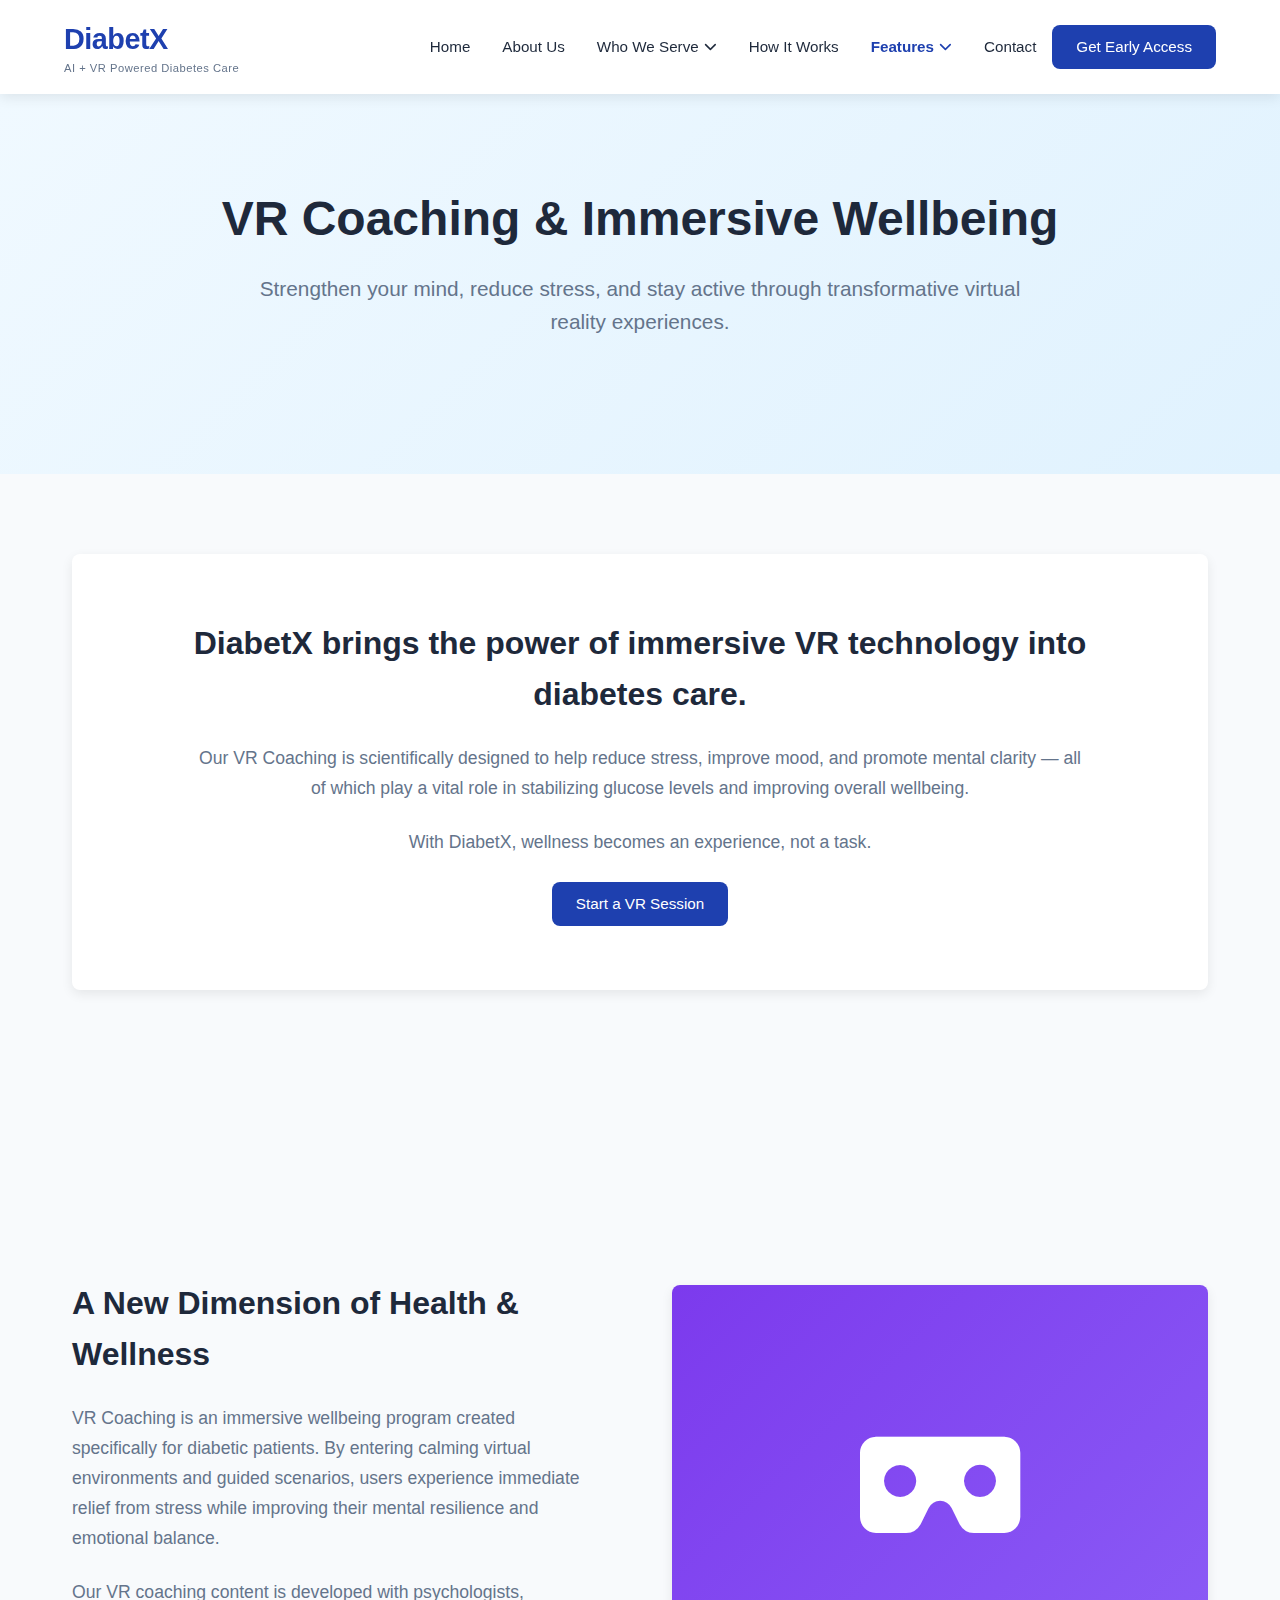
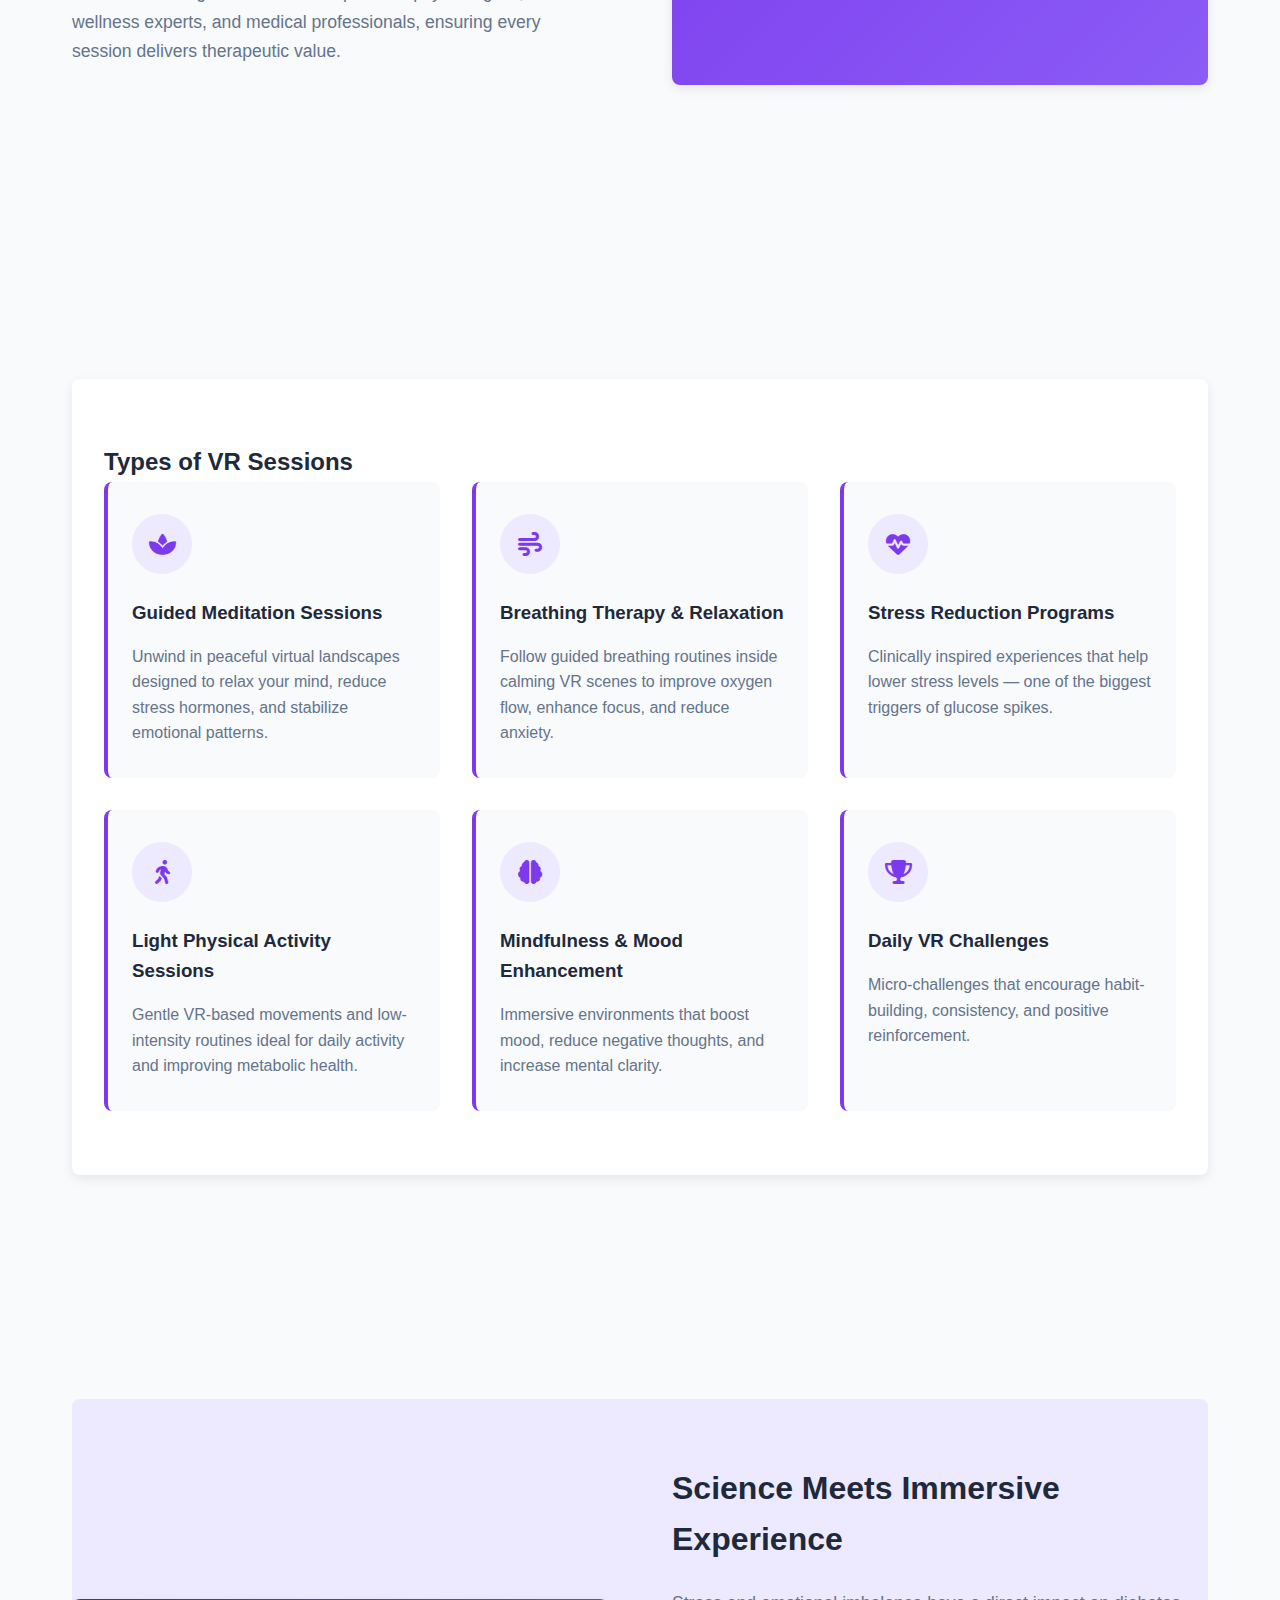
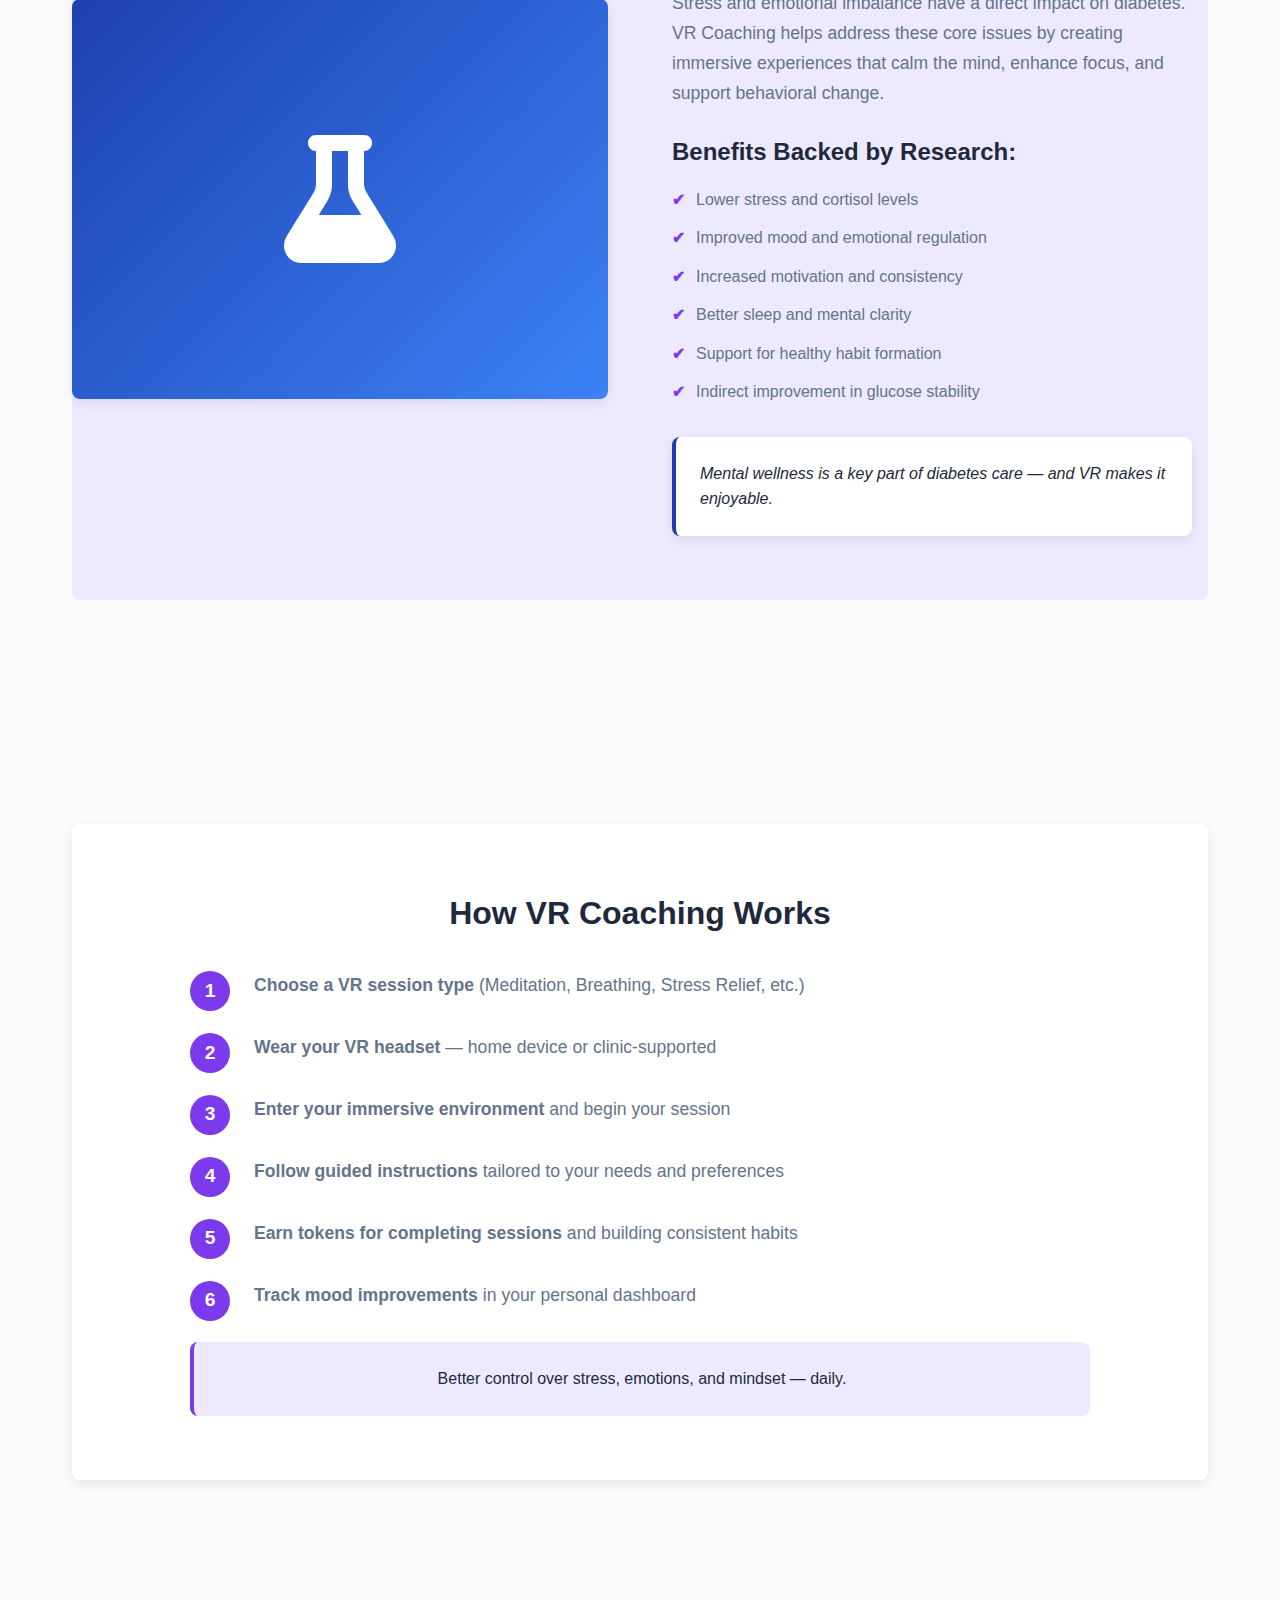
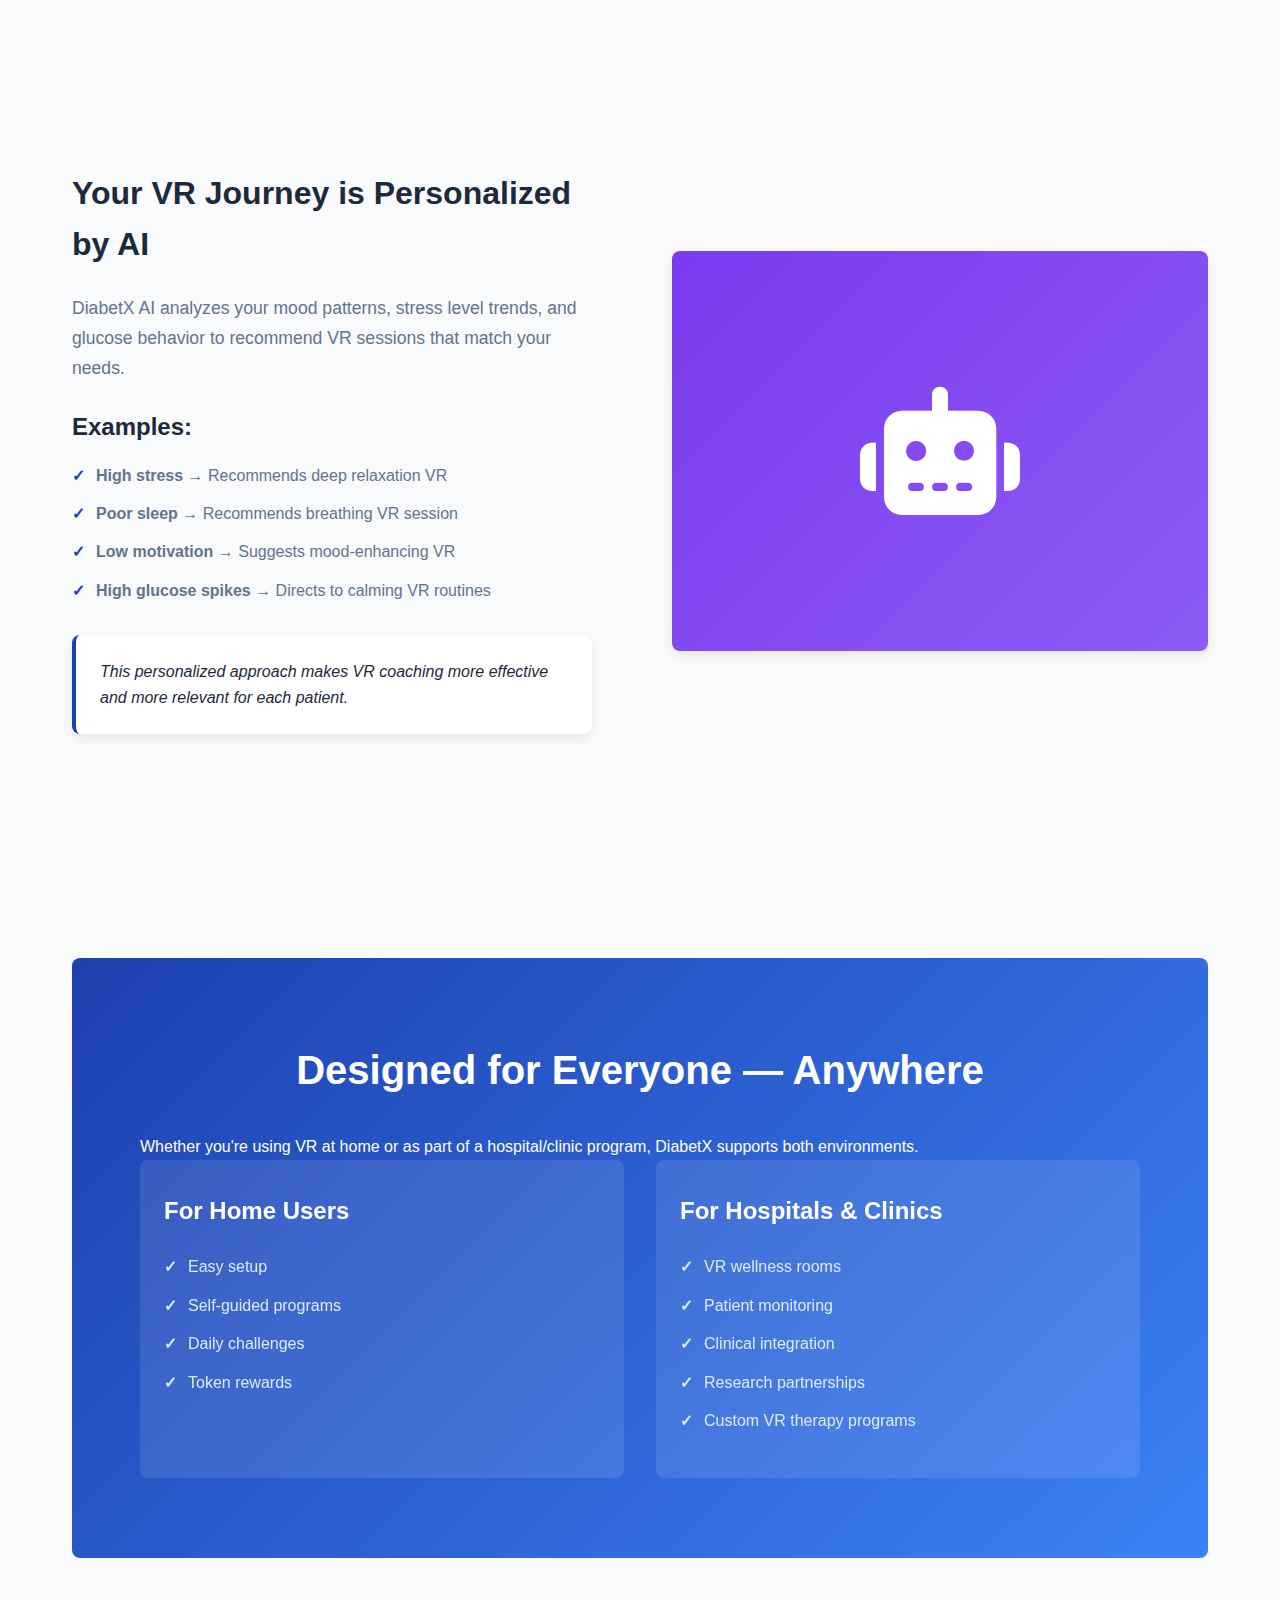
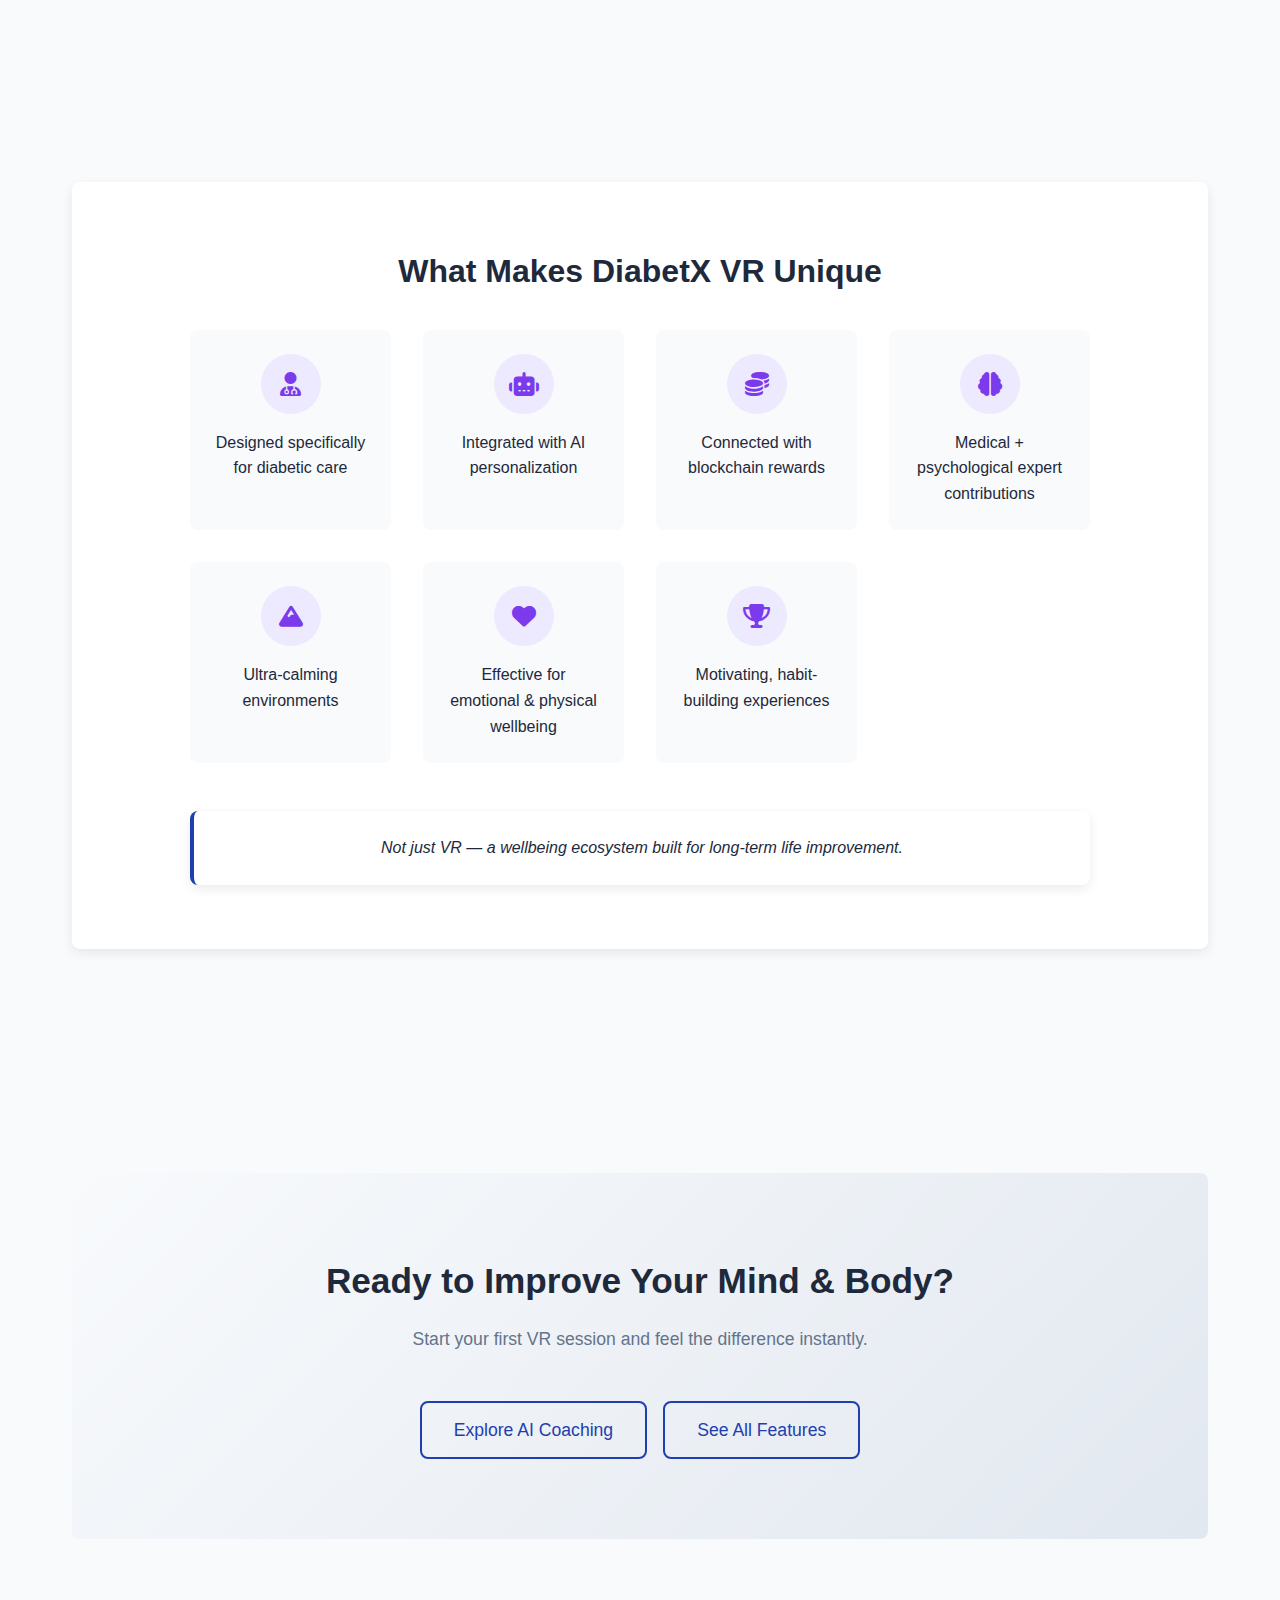
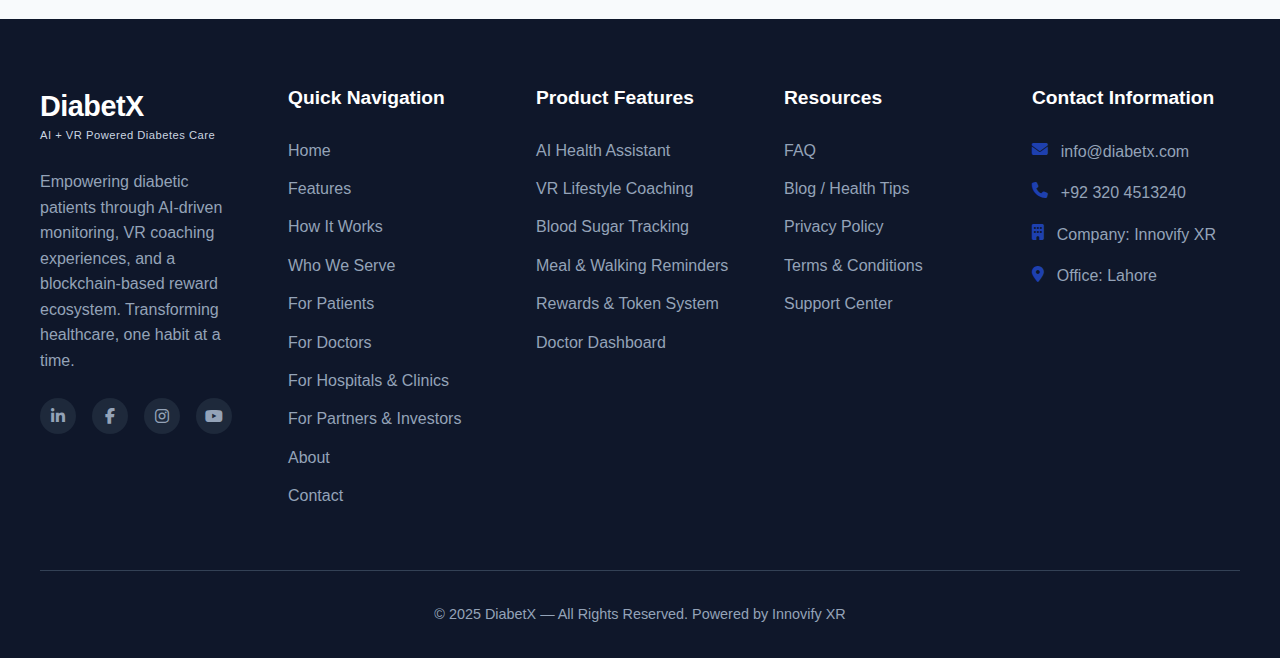
<file: vr coching.html>
<!DOCTYPE html>
<html lang="en">
<head>
    <meta charset="UTF-8">
    <meta name="viewport" content="width=device-width, initial-scale=1.0">
    <title>VR Coaching - DiabetX | AI + VR Powered Diabetes Care</title>
    <link rel="stylesheet" href="https://cdnjs.cloudflare.com/ajax/libs/font-awesome/6.4.0/css/all.min.css">
    <style>
        * {
            margin: 0;
            padding: 0;
            box-sizing: border-box;
            font-family: 'Segoe UI', Tahoma, Geneva, Verdana, sans-serif;
        }

        :root {
            --primary-blue: #1e40af;
            --dark-blue: #1e3a8a;
            --light-blue: #dbeafe;
            --primary-purple: #7c3aed;
            --light-purple: #ede9fe;
            --text-dark: #1e293b;
            --text-gray: #64748b;
            --light-gray: #f8fafc;
            --white: #ffffff;
            --border-radius: 8px;
            --box-shadow: 0 4px 12px rgba(0, 0, 0, 0.08);
            --transition: all 0.3s ease;
        }

        body {
            background-color: var(--light-gray);
            color: var(--text-dark);
            line-height: 1.6;
        }

        /* Header Styles */
        header {
            background-color: var(--white);
            box-shadow: var(--box-shadow);
            position: sticky;
            top: 0;
            z-index: 1000;
            padding: 0 5%;
        }

        .navbar {
            display: flex;
            justify-content: space-between;
            align-items: center;
            padding: 1rem 0;
        }

        .logo-section {
            display: flex;
            align-items: center;
        }

        .logo {
            display: flex;
            flex-direction: column;
        }

        .logo-text {
            font-size: 1.8rem;
            font-weight: 700;
            color: var(--primary-blue);
            letter-spacing: -0.5px;
        }

        .tagline {
            font-size: 0.7rem;
            color: var(--text-gray);
            margin-top: -2px;
            letter-spacing: 0.5px;
        }

        .nav-menu {
            display: flex;
            list-style: none;
            align-items: center;
        }

        .nav-item {
            position: relative;
            margin: 0 1rem;
        }

        .nav-link {
            text-decoration: none;
            color: var(--text-dark);
            font-weight: 500;
            font-size: 0.95rem;
            transition: var(--transition);
            padding: 0.5rem 0;
            display: flex;
            align-items: center;
        }

        .nav-link:hover {
            color: var(--primary-blue);
        }

        .nav-link.active {
            color: var(--primary-blue);
            font-weight: 600;
        }

        .nav-link i {
            margin-left: 5px;
            font-size: 0.8rem;
        }

        .dropdown {
            position: absolute;
            top: 100%;
            left: 0;
            background-color: var(--white);
            box-shadow: var(--box-shadow);
            border-radius: var(--border-radius);
            padding: 0.75rem 0;
            min-width: 220px;
            opacity: 0;
            visibility: hidden;
            transform: translateY(10px);
            transition: var(--transition);
            z-index: 100;
        }

        .nav-item:hover .dropdown {
            opacity: 1;
            visibility: visible;
            transform: translateY(0);
        }

        .dropdown-item {
            display: block;
            padding: 0.6rem 1.5rem;
            text-decoration: none;
            color: var(--text-gray);
            font-size: 0.9rem;
            transition: var(--transition);
        }

        .dropdown-item:hover {
            background-color: var(--light-gray);
            color: var(--primary-blue);
        }

        .nav-actions {
            display: flex;
            align-items: center;
            gap: 1rem;
        }

        .btn-login {
            color: var(--text-gray);
            text-decoration: none;
            font-weight: 500;
            font-size: 0.95rem;
            transition: var(--transition);
        }

        .btn-login:hover {
            color: var(--primary-blue);
        }

        .btn-primary {
            background-color: var(--primary-blue);
            color: var(--white);
            text-decoration: none;
            padding: 0.6rem 1.5rem;
            border-radius: var(--border-radius);
            font-weight: 500;
            font-size: 0.95rem;
            transition: var(--transition);
            display: inline-block;
            text-align: center;
        }

        .btn-primary:hover {
            background-color: var(--dark-blue);
        }

        .btn-secondary {
            background-color: transparent;
            color: var(--primary-blue);
            border: 1px solid var(--primary-blue);
            text-decoration: none;
            padding: 0.6rem 1.5rem;
            border-radius: var(--border-radius);
            font-weight: 500;
            font-size: 0.95rem;
            transition: var(--transition);
            display: inline-block;
            text-align: center;
        }

        .btn-secondary:hover {
            background-color: var(--light-blue);
        }

        .hamburger {
            display: none;
            cursor: pointer;
            font-size: 1.5rem;
            color: var(--text-dark);
        }

        /* Section Styles */
        section {
            padding: 5rem 2rem;
        }

        .container {
            max-width: 1200px;
            margin: 0 auto;
        }

        .section-header {
            text-align: center;
            margin-bottom: 3rem;
        }

        .section-title {
            font-size: 2.2rem;
            color: var(--text-dark);
            margin-bottom: 1rem;
        }

        .section-subtitle {
            font-size: 1.1rem;
            color: var(--text-gray);
            max-width: 700px;
            margin: 0 auto;
        }

        /* Hero Section */
        .hero {
            background: linear-gradient(135deg, #f0f9ff 0%, #e0f2fe 100%);
            padding: 6rem 2rem;
            text-align: center;
        }

        .hero-content {
            max-width: 900px;
            margin: 0 auto;
        }

        .hero-title {
            font-size: 3rem;
            color: var(--text-dark);
            margin-bottom: 1.5rem;
            line-height: 1.2;
        }

        .hero-subtitle {
            font-size: 1.3rem;
            color: var(--text-gray);
            margin-bottom: 2.5rem;
            max-width: 800px;
            margin-left: auto;
            margin-right: auto;
        }

        /* Intro Section */
        .intro-section {
            background-color: var(--white);
            padding: 4rem 2rem;
            border-radius: var(--border-radius);
            box-shadow: var(--box-shadow);
            margin-bottom: 4rem;
        }

        .intro-content {
            max-width: 900px;
            margin: 0 auto;
            text-align: center;
        }

        .intro-content h2 {
            font-size: 2rem;
            margin-bottom: 1.5rem;
            color: var(--text-dark);
        }

        .intro-content p {
            font-size: 1.1rem;
            color: var(--text-gray);
            line-height: 1.7;
            margin-bottom: 1.5rem;
        }

        /* Feature Sections */
        .feature-section {
            padding: 4rem 0;
        }

        .feature-section.blue-bg {
            background-color: var(--light-blue);
            border-radius: var(--border-radius);
        }

        .feature-section.purple-bg {
            background-color: var(--light-purple);
            border-radius: var(--border-radius);
        }

        .feature-content {
            display: grid;
            grid-template-columns: 1fr 1fr;
            gap: 4rem;
            align-items: center;
        }

        .feature-text {
            padding-right: 1rem;
        }

        .feature-text h2 {
            font-size: 2rem;
            margin-bottom: 1.5rem;
            color: var(--text-dark);
        }

        .feature-text h3 {
            font-size: 1.5rem;
            margin-bottom: 1rem;
            color: var(--text-dark);
        }

        .feature-text p {
            font-size: 1.1rem;
            color: var(--text-gray);
            margin-bottom: 1.5rem;
            line-height: 1.7;
        }

        .feature-list {
            list-style: none;
            margin-bottom: 2rem;
        }

        .feature-list li {
            margin-bottom: 0.8rem;
            padding-left: 1.5rem;
            position: relative;
            color: var(--text-gray);
        }

        .feature-list li::before {
            content: '✓';
            position: absolute;
            left: 0;
            color: var(--primary-blue);
            font-weight: bold;
        }

        .feature-list.check-circle li::before {
            content: '✔';
            color: var(--primary-purple);
        }

        .benefit-statement {
            background-color: var(--white);
            padding: 1.5rem;
            border-radius: var(--border-radius);
            box-shadow: var(--box-shadow);
            margin-top: 2rem;
            font-style: italic;
            color: var(--text-dark);
            border-left: 4px solid var(--primary-blue);
        }

        .feature-visual {
            background: linear-gradient(135deg, var(--primary-blue), #3b82f6);
            border-radius: var(--border-radius);
            height: 400px;
            display: flex;
            align-items: center;
            justify-content: center;
            color: white;
            box-shadow: var(--box-shadow);
        }

        .feature-visual.purple {
            background: linear-gradient(135deg, var(--primary-purple), #8b5cf6);
        }

        .feature-visual i {
            font-size: 8rem;
        }

        /* VR Sessions Grid */
        .sessions-section {
            background-color: var(--white);
            padding: 4rem 2rem;
            border-radius: var(--border-radius);
            box-shadow: var(--box-shadow);
            margin: 4rem 0;
        }

        .sessions-content {
            max-width: 1000px;
            margin: 0 auto;
        }

        .sessions-content h2 {
            font-size: 2rem;
            margin-bottom: 2rem;
            color: var(--text-dark);
            text-align: center;
        }

        .sessions-grid {
            display: grid;
            grid-template-columns: repeat(auto-fit, minmax(300px, 1fr));
            gap: 2rem;
        }

        .session-item {
            display: flex;
            flex-direction: column;
            padding: 2rem 1.5rem;
            background-color: var(--light-gray);
            border-radius: var(--border-radius);
            transition: var(--transition);
            border-left: 4px solid var(--primary-purple);
        }

        .session-item:hover {
            transform: translateY(-5px);
            box-shadow: var(--box-shadow);
        }

        .session-icon {
            background-color: var(--light-purple);
            color: var(--primary-purple);
            width: 60px;
            height: 60px;
            border-radius: 50%;
            display: flex;
            align-items: center;
            justify-content: center;
            margin-bottom: 1.5rem;
            font-size: 1.5rem;
        }

        .session-item h3 {
            margin-bottom: 1rem;
            color: var(--text-dark);
        }

        .session-item p {
            color: var(--text-gray);
        }

        /* How It Works Section */
        .steps-section {
            background-color: var(--white);
            padding: 4rem 2rem;
            border-radius: var(--border-radius);
            box-shadow: var(--box-shadow);
            margin: 4rem 0;
        }

        .steps-content {
            max-width: 900px;
            margin: 0 auto;
        }

        .steps-content h2 {
            font-size: 2rem;
            margin-bottom: 2rem;
            color: var(--text-dark);
            text-align: center;
        }

        .steps-list {
            list-style: none;
            counter-reset: step-counter;
        }

        .steps-list li {
            counter-increment: step-counter;
            margin-bottom: 2rem;
            padding-left: 4rem;
            position: relative;
            color: var(--text-gray);
            font-size: 1.1rem;
            line-height: 1.7;
        }

        .steps-list li::before {
            content: counter(step-counter);
            position: absolute;
            left: 0;
            top: 0;
            background-color: var(--primary-purple);
            color: var(--white);
            width: 2.5rem;
            height: 2.5rem;
            border-radius: 50%;
            display: flex;
            align-items: center;
            justify-content: center;
            font-weight: bold;
            font-size: 1.2rem;
        }

        .result-statement {
            background-color: var(--light-purple);
            padding: 1.5rem;
            border-radius: var(--border-radius);
            margin-top: 2rem;
            font-weight: 500;
            color: var(--text-dark);
            text-align: center;
            border-left: 4px solid var(--primary-purple);
        }

        /* Benefits Grid */
        .benefits-grid {
            display: grid;
            grid-template-columns: repeat(auto-fit, minmax(250px, 1fr));
            gap: 2rem;
            margin-top: 3rem;
        }

        .benefit-item {
            display: flex;
            flex-direction: column;
            align-items: center;
            text-align: center;
            padding: 2rem 1.5rem;
            background-color: var(--white);
            border-radius: var(--border-radius);
            box-shadow: var(--box-shadow);
            transition: var(--transition);
        }

        .benefit-item:hover {
            transform: translateY(-5px);
        }

        .benefit-icon {
            background-color: var(--light-purple);
            color: var(--primary-purple);
            width: 70px;
            height: 70px;
            border-radius: 50%;
            display: flex;
            align-items: center;
            justify-content: center;
            margin-bottom: 1.5rem;
            font-size: 1.8rem;
        }

        .benefit-item h3 {
            margin-bottom: 1rem;
            color: var(--text-dark);
        }

        .benefit-item p {
            color: var(--text-gray);
        }

        /* Use Cases Section */
        .use-cases-section {
            background: linear-gradient(135deg, var(--primary-blue), #3b82f6);
            color: var(--white);
            padding: 5rem 2rem;
            border-radius: var(--border-radius);
        }

        .use-cases-content {
            max-width: 1000px;
            margin: 0 auto;
        }

        .use-cases-content h2 {
            font-size: 2.5rem;
            margin-bottom: 2rem;
            color: var(--white);
            text-align: center;
        }

        .use-cases-grid {
            display: grid;
            grid-template-columns: repeat(auto-fit, minmax(300px, 1fr));
            gap: 2rem;
        }

        .use-case-item {
            display: flex;
            flex-direction: column;
            padding: 2rem 1.5rem;
            background-color: rgba(255, 255, 255, 0.1);
            border-radius: var(--border-radius);
            backdrop-filter: blur(10px);
        }

        .use-case-item h3 {
            margin-bottom: 1.5rem;
            color: var(--white);
            font-size: 1.5rem;
        }

        .use-case-list {
            list-style: none;
        }

        .use-case-list li {
            margin-bottom: 0.8rem;
            padding-left: 1.5rem;
            position: relative;
            color: var(--light-blue);
        }

        .use-case-list li::before {
            content: '✓';
            position: absolute;
            left: 0;
            color: var(--light-blue);
            font-weight: bold;
        }

        /* Unique Features Section */
        .unique-features-section {
            background-color: var(--white);
            padding: 4rem 2rem;
            border-radius: var(--border-radius);
            box-shadow: var(--box-shadow);
            margin: 4rem 0;
        }

        .unique-features-content {
            max-width: 900px;
            margin: 0 auto;
            text-align: center;
        }

        .unique-features-content h2 {
            font-size: 2rem;
            margin-bottom: 2rem;
            color: var(--text-dark);
        }

        .unique-features-grid {
            display: grid;
            grid-template-columns: repeat(auto-fit, minmax(200px, 1fr));
            gap: 2rem;
            margin-bottom: 3rem;
        }

        .unique-feature-item {
            display: flex;
            flex-direction: column;
            align-items: center;
            text-align: center;
            padding: 1.5rem;
            background-color: var(--light-gray);
            border-radius: var(--border-radius);
            transition: var(--transition);
        }

        .unique-feature-item:hover {
            transform: translateY(-5px);
            box-shadow: var(--box-shadow);
        }

        .unique-feature-icon {
            background-color: var(--light-purple);
            color: var(--primary-purple);
            width: 60px;
            height: 60px;
            border-radius: 50%;
            display: flex;
            align-items: center;
            justify-content: center;
            margin-bottom: 1rem;
            font-size: 1.5rem;
        }

        .unique-feature-item p {
            color: var(--text-dark);
            font-weight: 500;
        }

        /* CTA Section */
        .cta-section {
            background: linear-gradient(135deg, #f8fafc 0%, #e2e8f0 100%);
            text-align: center;
            padding: 5rem 2rem;
            border-radius: var(--border-radius);
        }

        .cta-section .section-title {
            color: var(--text-dark);
        }

        .cta-section .section-subtitle {
            color: var(--text-gray);
        }

        .cta-buttons {
            display: flex;
            gap: 1rem;
            justify-content: center;
            margin-top: 2rem;
            flex-wrap: wrap;
        }

        .cta-button {
            background-color: var(--primary-blue);
            color: var(--white);
            font-size: 1.1rem;
            padding: 0.8rem 2rem;
        }

        .cta-button.secondary {
            background-color: transparent;
            color: var(--primary-blue);
            border: 2px solid var(--primary-blue);
        }

        .cta-button:hover {
            background-color: var(--dark-blue);
        }

        .cta-button.secondary:hover {
            background-color: var(--light-blue);
        }

        /* Footer Styles */
        footer {
            background-color: #0f172a;
            color: var(--white);
            padding: 4rem 2rem 2rem;
        }

        .footer-container {
            max-width: 1200px;
            margin: 0 auto;
            display: grid;
            grid-template-columns: repeat(auto-fit, minmax(200px, 1fr));
            gap: 2.5rem;
        }

        .footer-brand {
            max-width: 300px;
        }

        .footer-logo {
            margin-bottom: 1.5rem;
        }

        .footer-logo .logo-text {
            font-size: 1.8rem;
            color: var(--white);
        }

        .footer-logo .tagline {
            color: #cbd5e1;
        }

        .footer-description {
            color: #94a3b8;
            margin-bottom: 1.5rem;
            line-height: 1.6;
        }

        .footer-heading {
            font-size: 1.2rem;
            margin-bottom: 1.5rem;
            color: var(--white);
            font-weight: 600;
        }

        .footer-links {
            list-style: none;
        }

        .footer-links li {
            margin-bottom: 0.8rem;
        }

        .footer-links a {
            color: #94a3b8;
            text-decoration: none;
            transition: var(--transition);
        }

        .footer-links a:hover {
            color: var(--white);
        }

        .contact-info {
            color: #94a3b8;
            line-height: 1.8;
        }

        .contact-info p {
            margin-bottom: 0.8rem;
            display: flex;
            align-items: flex-start;
        }

        .contact-info i {
            margin-right: 0.8rem;
            margin-top: 0.2rem;
            color: var(--primary-blue);
        }

        .social-links {
            display: flex;
            gap: 1rem;
            margin-top: 1.5rem;
        }

        .social-link {
            display: flex;
            align-items: center;
            justify-content: center;
            width: 36px;
            height: 36px;
            background-color: #1e293b;
            border-radius: 50%;
            color: #94a3b8;
            text-decoration: none;
            transition: var(--transition);
        }

        .social-link:hover {
            background-color: var(--primary-blue);
            color: var(--white);
        }

        .footer-bottom {
            max-width: 1200px;
            margin: 3rem auto 0;
            padding-top: 2rem;
            border-top: 1px solid #334155;
            text-align: center;
            color: #94a3b8;
            font-size: 0.9rem;
        }

        /* Responsive Styles */
        @media screen and (max-width: 1024px) {
            .nav-menu {
                gap: 0.5rem;
            }
            
            .nav-item {
                margin: 0 0.5rem;
            }

            .hero-title {
                font-size: 2.5rem;
            }

            .feature-content {
                gap: 2rem;
            }
        }

        @media screen and (max-width: 768px) {
            .hamburger {
                display: block;
            }

            .nav-menu {
                position: fixed;
                left: -100%;
                top: 70px;
                flex-direction: column;
                background-color: var(--white);
                width: 100%;
                text-align: center;
                transition: 0.3s;
                box-shadow: 0 10px 27px rgba(0, 0, 0, 0.05);
                padding: 2rem 0;
                height: calc(100vh - 70px);
                overflow-y: auto;
            }

            .nav-menu.active {
                left: 0;
            }

            .nav-item {
                margin: 1rem 0;
                width: 100%;
            }

            .nav-link {
                justify-content: center;
                padding: 1rem;
            }

            .dropdown {
                position: static;
                opacity: 1;
                visibility: visible;
                transform: none;
                box-shadow: none;
                background-color: var(--light-gray);
                border-radius: 0;
                width: 100%;
                display: none;
                padding: 0;
            }

            .dropdown.active {
                display: block;
            }

            .dropdown-item {
                padding: 0.8rem 1.5rem;
                border-top: 1px solid #e2e8f0;
            }

            .nav-actions {
                flex-direction: column;
                width: 100%;
                gap: 1rem;
                margin-top: 1rem;
            }

            .btn-login, .btn-primary {
                width: 80%;
                text-align: center;
                padding: 0.8rem;
            }

            .hero-title {
                font-size: 2rem;
            }

            .hero-subtitle {
                font-size: 1.1rem;
            }

            .feature-content {
                grid-template-columns: 1fr;
            }

            .feature-visual {
                height: 300px;
                order: -1;
            }

            .feature-visual i {
                font-size: 6rem;
            }

            .sessions-grid, .benefits-grid, .use-cases-grid, .unique-features-grid {
                grid-template-columns: repeat(2, 1fr);
            }

            .cta-buttons {
                flex-direction: column;
                align-items: center;
            }

            .footer-container {
                grid-template-columns: 1fr;
                gap: 2rem;
            }
        }

        @media screen and (max-width: 480px) {
            .sessions-grid, .benefits-grid, .use-cases-grid, .unique-features-grid {
                grid-template-columns: 1fr;
            }
        }
    </style>
</head>
<body>
    <header>
        <nav class="navbar">
            <div class="logo-section">
                <div class="logo">
                    <span class="logo-text">DiabetX</span>
                    <span class="tagline">AI + VR Powered Diabetes Care</span>
                </div>
            </div>

            <ul class="nav-menu">
                <li class="nav-item">
                    <a href="index.html" class="nav-link">Home</a>
                </li>
                <li class="nav-item">
                    <a href="about us.html" class="nav-link">About Us</a>
                </li>
                <li class="nav-item">
                    <a href="who we server.html" class="nav-link">Who We Serve <i class="fas fa-chevron-down"></i></a>
                    <div class="dropdown">
                        <a href="For Patients.html" class="dropdown-item">For Patients</a>
                        <a href="For Doctors.html" class="dropdown-item">For Doctors</a>
                        <a href="For Hospitals & Clinics.html" class="dropdown-item">For Hospitals & Clinics</a>
                        <a href="For Partners & Investors.html" class="dropdown-item">For Partners & Investors</a>
                    </div>
                </li>
                <li class="nav-item">
                    <a href="how it work.html" class="nav-link">How It Works</a>
                </li>
                <li class="nav-item">
                    <a href="feature.html" class="nav-link active">Features <i class="fas fa-chevron-down"></i></a>
                    <div class="dropdown">
                        <a href="ai asstance.html" class="dropdown-item">AI Health Assistant</a>
                        <a href="#" class="dropdown-item">VR Coaching</a>
                        <a href="#" class="dropdown-item">Rewards System</a>
                        <a href="data dashboard.html" class="dropdown-item">Data Dashboard</a>
                    </div>
                </li>
                
                
                
                
                <li class="nav-item">
                    <a href="#" class="nav-link">Contact</a>
                </li>
                
                <div class="nav-actions">
                    <a href="#" class="btn-primary">Get Early Access</a>
                </div>
            </ul>

            <div class="hamburger">
                <i class="fas fa-bars"></i>
            </div>
        </nav>
    </header>

    <main>
        <!-- Hero Section -->
        <section class="hero">
            <div class="hero-content">
                <h1 class="hero-title">VR Coaching & Immersive Wellbeing</h1>
                <p class="hero-subtitle">Strengthen your mind, reduce stress, and stay active through transformative virtual reality experiences.</p>
            </div>
        </section>

        <!-- Intro Section -->
        <section class="container">
            <div class="intro-section">
                <div class="intro-content">
                    <h2>DiabetX brings the power of immersive VR technology into diabetes care.</h2>
                    <p>Our VR Coaching is scientifically designed to help reduce stress, improve mood, and promote mental clarity — all of which play a vital role in stabilizing glucose levels and improving overall wellbeing.</p>
                    <p>With DiabetX, wellness becomes an experience, not a task.</p>
                    <a href="vr coching.html" class="btn-primary">Start a VR Session</a>
                </div>
            </div>
        </section>

        <!-- What Is VR Coaching -->
        <section class="container">
            <div class="feature-section">
                <div class="feature-content">
                    <div class="feature-text">
                        <h2>A New Dimension of Health & Wellness</h2>
                        <p>VR Coaching is an immersive wellbeing program created specifically for diabetic patients. By entering calming virtual environments and guided scenarios, users experience immediate relief from stress while improving their mental resilience and emotional balance.</p>
                        <p>Our VR coaching content is developed with psychologists, wellness experts, and medical professionals, ensuring every session delivers therapeutic value.</p>
                    </div>
                    <div class="feature-visual purple">
                        <i class="fas fa-vr-cardboard"></i>
                    </div>
                </div>
            </div>
        </section>

        <!-- Types of VR Sessions -->
        <section class="container">
            <div class="sessions-section">
                <h2>Types of VR Sessions</h2>
                <div class="sessions-grid">
                    <div class="session-item">
                        <div class="session-icon">
                            <i class="fas fa-spa"></i>
                        </div>
                        <h3>Guided Meditation Sessions</h3>
                        <p>Unwind in peaceful virtual landscapes designed to relax your mind, reduce stress hormones, and stabilize emotional patterns.</p>
                    </div>
                    <div class="session-item">
                        <div class="session-icon">
                            <i class="fas fa-wind"></i>
                        </div>
                        <h3>Breathing Therapy & Relaxation</h3>
                        <p>Follow guided breathing routines inside calming VR scenes to improve oxygen flow, enhance focus, and reduce anxiety.</p>
                    </div>
                    <div class="session-item">
                        <div class="session-icon">
                            <i class="fas fa-heartbeat"></i>
                        </div>
                        <h3>Stress Reduction Programs</h3>
                        <p>Clinically inspired experiences that help lower stress levels — one of the biggest triggers of glucose spikes.</p>
                    </div>
                    <div class="session-item">
                        <div class="session-icon">
                            <i class="fas fa-walking"></i>
                        </div>
                        <h3>Light Physical Activity Sessions</h3>
                        <p>Gentle VR-based movements and low-intensity routines ideal for daily activity and improving metabolic health.</p>
                    </div>
                    <div class="session-item">
                        <div class="session-icon">
                            <i class="fas fa-brain"></i>
                        </div>
                        <h3>Mindfulness & Mood Enhancement</h3>
                        <p>Immersive environments that boost mood, reduce negative thoughts, and increase mental clarity.</p>
                    </div>
                    <div class="session-item">
                        <div class="session-icon">
                            <i class="fas fa-trophy"></i>
                        </div>
                        <h3>Daily VR Challenges</h3>
                        <p>Micro-challenges that encourage habit-building, consistency, and positive reinforcement.</p>
                    </div>
                </div>
            </div>
        </section>

        <!-- Why VR Helps Diabetic Patients -->
        <section class="container">
            <div class="feature-section purple-bg">
                <div class="feature-content">
                    <div class="feature-visual">
                        <i class="fas fa-flask"></i>
                    </div>
                    <div class="feature-text">
                        <h2>Science Meets Immersive Experience</h2>
                        <p>Stress and emotional imbalance have a direct impact on diabetes. VR Coaching helps address these core issues by creating immersive experiences that calm the mind, enhance focus, and support behavioral change.</p>
                        
                        <h3>Benefits Backed by Research:</h3>
                        <ul class="feature-list check-circle">
                            <li>Lower stress and cortisol levels</li>
                            <li>Improved mood and emotional regulation</li>
                            <li>Increased motivation and consistency</li>
                            <li>Better sleep and mental clarity</li>
                            <li>Support for healthy habit formation</li>
                            <li>Indirect improvement in glucose stability</li>
                        </ul>

                        <div class="benefit-statement">
                            Mental wellness is a key part of diabetes care — and VR makes it enjoyable.
                        </div>
                    </div>
                </div>
            </div>
        </section>

        <!-- How VR Coaching Works -->
        <section class="container">
            <div class="steps-section">
                <div class="steps-content">
                    <h2>How VR Coaching Works</h2>
                    <ul class="steps-list">
                        <li><strong>Choose a VR session type</strong> (Meditation, Breathing, Stress Relief, etc.)</li>
                        <li><strong>Wear your VR headset</strong> — home device or clinic-supported</li>
                        <li><strong>Enter your immersive environment</strong> and begin your session</li>
                        <li><strong>Follow guided instructions</strong> tailored to your needs and preferences</li>
                        <li><strong>Earn tokens for completing sessions</strong> and building consistent habits</li>
                        <li><strong>Track mood improvements</strong> in your personal dashboard</li>
                    </ul>
                    <div class="result-statement">
                        Better control over stress, emotions, and mindset — daily.
                    </div>
                </div>
            </div>
        </section>

        <!-- VR Coaching + AI Personalization -->
        <section class="container">
            <div class="feature-section">
                <div class="feature-content">
                    <div class="feature-text">
                        <h2>Your VR Journey is Personalized by AI</h2>
                        <p>DiabetX AI analyzes your mood patterns, stress level trends, and glucose behavior to recommend VR sessions that match your needs.</p>
                        
                        <h3>Examples:</h3>
                        <ul class="feature-list">
                            <li><strong>High stress</strong> → Recommends deep relaxation VR</li>
                            <li><strong>Poor sleep</strong> → Recommends breathing VR session</li>
                            <li><strong>Low motivation</strong> → Suggests mood-enhancing VR</li>
                            <li><strong>High glucose spikes</strong> → Directs to calming VR routines</li>
                        </ul>

                        <div class="benefit-statement">
                            This personalized approach makes VR coaching more effective and more relevant for each patient.
                        </div>
                    </div>
                    <div class="feature-visual purple">
                        <i class="fas fa-robot"></i>
                    </div>
                </div>
            </div>
        </section>

        <!-- For Home & Clinical Use -->
        <section class="container">
            <div class="use-cases-section">
                <div class="use-cases-content">
                    <h2>Designed for Everyone — Anywhere</h2>
                    <p>Whether you're using VR at home or as part of a hospital/clinic program, DiabetX supports both environments.</p>
                    <div class="use-cases-grid">
                        <div class="use-case-item">
                            <h3>For Home Users</h3>
                            <ul class="use-case-list">
                                <li>Easy setup</li>
                                <li>Self-guided programs</li>
                                <li>Daily challenges</li>
                                <li>Token rewards</li>
                            </ul>
                        </div>
                        <div class="use-case-item">
                            <h3>For Hospitals & Clinics</h3>
                            <ul class="use-case-list">
                                <li>VR wellness rooms</li>
                                <li>Patient monitoring</li>
                                <li>Clinical integration</li>
                                <li>Research partnerships</li>
                                <li>Custom VR therapy programs</li>
                            </ul>
                        </div>
                    </div>
                </div>
            </div>
        </section>

        <!-- What Makes DiabetX VR Unique -->
        <section class="container">
            <div class="unique-features-section">
                <div class="unique-features-content">
                    <h2>What Makes DiabetX VR Unique</h2>
                    <div class="unique-features-grid">
                        <div class="unique-feature-item">
                            <div class="unique-feature-icon">
                                <i class="fas fa-user-md"></i>
                            </div>
                            <p>Designed specifically for diabetic care</p>
                        </div>
                        <div class="unique-feature-item">
                            <div class="unique-feature-icon">
                                <i class="fas fa-robot"></i>
                            </div>
                            <p>Integrated with AI personalization</p>
                        </div>
                        <div class="unique-feature-item">
                            <div class="unique-feature-icon">
                                <i class="fas fa-coins"></i>
                            </div>
                            <p>Connected with blockchain rewards</p>
                        </div>
                        <div class="unique-feature-item">
                            <div class="unique-feature-icon">
                                <i class="fas fa-brain"></i>
                            </div>
                            <p>Medical + psychological expert contributions</p>
                        </div>
                        <div class="unique-feature-item">
                            <div class="unique-feature-icon">
                                <i class="fas fa-mountain"></i>
                            </div>
                            <p>Ultra-calming environments</p>
                        </div>
                        <div class="unique-feature-item">
                            <div class="unique-feature-icon">
                                <i class="fas fa-heart"></i>
                            </div>
                            <p>Effective for emotional & physical wellbeing</p>
                        </div>
                        <div class="unique-feature-item">
                            <div class="unique-feature-icon">
                                <i class="fas fa-trophy"></i>
                            </div>
                            <p>Motivating, habit-building experiences</p>
                        </div>
                    </div>
                    <div class="benefit-statement">
                        Not just VR — a wellbeing ecosystem built for long-term life improvement.
                    </div>
                </div>
            </div>
        </section>

        <!-- Final CTA Section -->
        <section class="container">
            <div class="cta-section">
                <div class="section-header">
                    <h2 class="section-title">Ready to Improve Your Mind & Body?</h2>
                    <p class="section-subtitle">Start your first VR session and feel the difference instantly.</p>
                </div>
                <div class="cta-buttons">
                    <a href="ai  asstance.html" class="btn-primary cta-button secondary">Explore AI Coaching</a>
                    <a href="feature.html" class="btn-primary cta-button secondary">See All Features</a>
                </div>
            </div>
        </section>
    </main>

    <footer>
        <div class="footer-container">
            <!-- Brand Section -->
            <div class="footer-brand">
                <div class="footer-logo">
                    <div class="logo">
                        <span class="logo-text">DiabetX</span>
                        <span class="tagline">AI + VR Powered Diabetes Care</span>
                    </div>
                </div>
                <p class="footer-description">
                    Empowering diabetic patients through AI-driven monitoring, VR coaching experiences, and 
                    a blockchain-based reward ecosystem. Transforming healthcare, one habit at a time.
                </p>
                <div class="social-links">
                    <a href="#" class="social-link" aria-label="LinkedIn">
                        <i class="fab fa-linkedin-in"></i>
                    </a>
                    <a href="#" class="social-link" aria-label="Facebook">
                        <i class="fab fa-facebook-f"></i>
                    </a>
                    <a href="#" class="social-link" aria-label="Instagram">
                        <i class="fab fa-instagram"></i>
                    </a>
                    <a href="#" class="social-link" aria-label="YouTube">
                        <i class="fab fa-youtube"></i>
                    </a>
                </div>
            </div>

            <!-- Quick Navigation -->
            <div class="footer-nav">
                <h3 class="footer-heading">Quick Navigation</h3>
                <ul class="footer-links">
                    <li><a href="#">Home</a></li>
                    <li><a href="#">Features</a></li>
                    <li><a href="#">How It Works</a></li>
                    <li><a href="#">Who We Serve</a></li>
                    <li><a href="#">For Patients</a></li>
                    <li><a href="#">For Doctors</a></li>
                    <li><a href="#">For Hospitals & Clinics</a></li>
                    <li><a href="#">For Partners & Investors</a></li>
                    <li><a href="#">About</a></li>
                    <li><a href="#">Contact</a></li>
                </ul>
            </div>

            <!-- Product Features -->
            <div class="footer-features">
                <h3 class="footer-heading">Product Features</h3>
                <ul class="footer-links">
                    <li><a href="#">AI Health Assistant</a></li>
                    <li><a href="#">VR Lifestyle Coaching</a></li>
                    <li><a href="#">Blood Sugar Tracking</a></li>
                    <li><a href="#">Meal & Walking Reminders</a></li>
                    <li><a href="#">Rewards & Token System</a></li>
                    <li><a href="#">Doctor Dashboard</a></li>
                </ul>
            </div>

            <!-- Resources -->
            <div class="footer-resources">
                <h3 class="footer-heading">Resources</h3>
                <ul class="footer-links">
                    <li><a href="#">FAQ</a></li>
                    <li><a href="#">Blog / Health Tips</a></li>
                    <li><a href="#">Privacy Policy</a></li>
                    <li><a href="#">Terms & Conditions</a></li>
                    <li><a href="#">Support Center</a></li>
                </ul>
            </div>

            <!-- Contact Information -->
            <div class="footer-contact">
                <h3 class="footer-heading">Contact Information</h3>
                <div class="contact-info">
                    <p>
                        <i class="fas fa-envelope"></i>
                        <span>info@diabetx.com</span>
                    </p>
                    <p>
                        <i class="fas fa-phone"></i>
                        <span>+92 320 4513240</span>
                    </p>
                    <p>
                        <i class="fas fa-building"></i>
                        <span>Company: Innovify XR</span>
                    </p>
                    <p>
                        <i class="fas fa-map-marker-alt"></i>
                        <span>Office: Lahore</span>
                    </p>
                </div>
            </div>
        </div>

        <div class="footer-bottom">
            <p>© 2025 DiabetX — All Rights Reserved. Powered by Innovify XR</p>
        </div>
    </footer>

    <script>
        // Toggle mobile menu
        const hamburger = document.querySelector('.hamburger');
        const navMenu = document.querySelector('.nav-menu');
        const navItems = document.querySelectorAll('.nav-item');

        hamburger.addEventListener('click', () => {
            hamburger.classList.toggle('active');
            navMenu.classList.toggle('active');
        });

        // Toggle dropdowns on mobile
        navItems.forEach(item => {
            if (item.querySelector('.dropdown')) {
                const navLink = item.querySelector('.nav-link');
                
                navLink.addEventListener('click', (e) => {
                    if (window.innerWidth <= 768) {
                        e.preventDefault();
                        const dropdown = item.querySelector('.dropdown');
                        dropdown.classList.toggle('active');
                        
                        // Rotate chevron icon
                        const icon = navLink.querySelector('i');
                        if (icon) {
                            icon.classList.toggle('fa-chevron-down');
                            icon.classList.toggle('fa-chevron-up');
                        }
                    }
                });
            }
        });

        // Close menu when clicking outside on mobile
        document.addEventListener('click', (e) => {
            if (window.innerWidth <= 768 && navMenu.classList.contains('active')) {
                if (!e.target.closest('.navbar')) {
                    navMenu.classList.remove('active');
                    hamburger.classList.remove('active');
                    
                    // Close all dropdowns
                    document.querySelectorAll('.dropdown').forEach(dropdown => {
                        dropdown.classList.remove('active');
                    });
                    
                    // Reset all icons
                    document.querySelectorAll('.nav-link i').forEach(icon => {
                        if (icon.classList.contains('fa-chevron-up')) {
                            icon.classList.remove('fa-chevron-up');
                            icon.classList.add('fa-chevron-down');
                        }
                    });
                }
            }
        });

        // Close menu when window is resized above mobile breakpoint
        window.addEventListener('resize', () => {
            if (window.innerWidth > 768) {
                navMenu.classList.remove('active');
                hamburger.classList.remove('active');
                
                // Close all dropdowns
                document.querySelectorAll('.dropdown').forEach(dropdown => {
                    dropdown.classList.remove('active');
                });
                
                // Reset all icons
                document.querySelectorAll('.nav-link i').forEach(icon => {
                    if (icon.classList.contains('fa-chevron-up')) {
                        icon.classList.remove('fa-chevron-up');
                        icon.classList.add('fa-chevron-down');
                    }
                });
            }
        });

        // Highlight current page in navigation
        document.addEventListener('DOMContentLoaded', function() {
            const currentPage = window.location.pathname.split('/').pop() || 'index.html';
            const navLinks = document.querySelectorAll('.nav-link');
            
            navLinks.forEach(link => {
                if (link.textContent.trim() === 'Features') {
                    link.classList.add('active');
                }
            });
        });
    </script>
</body>
</html>
</file>
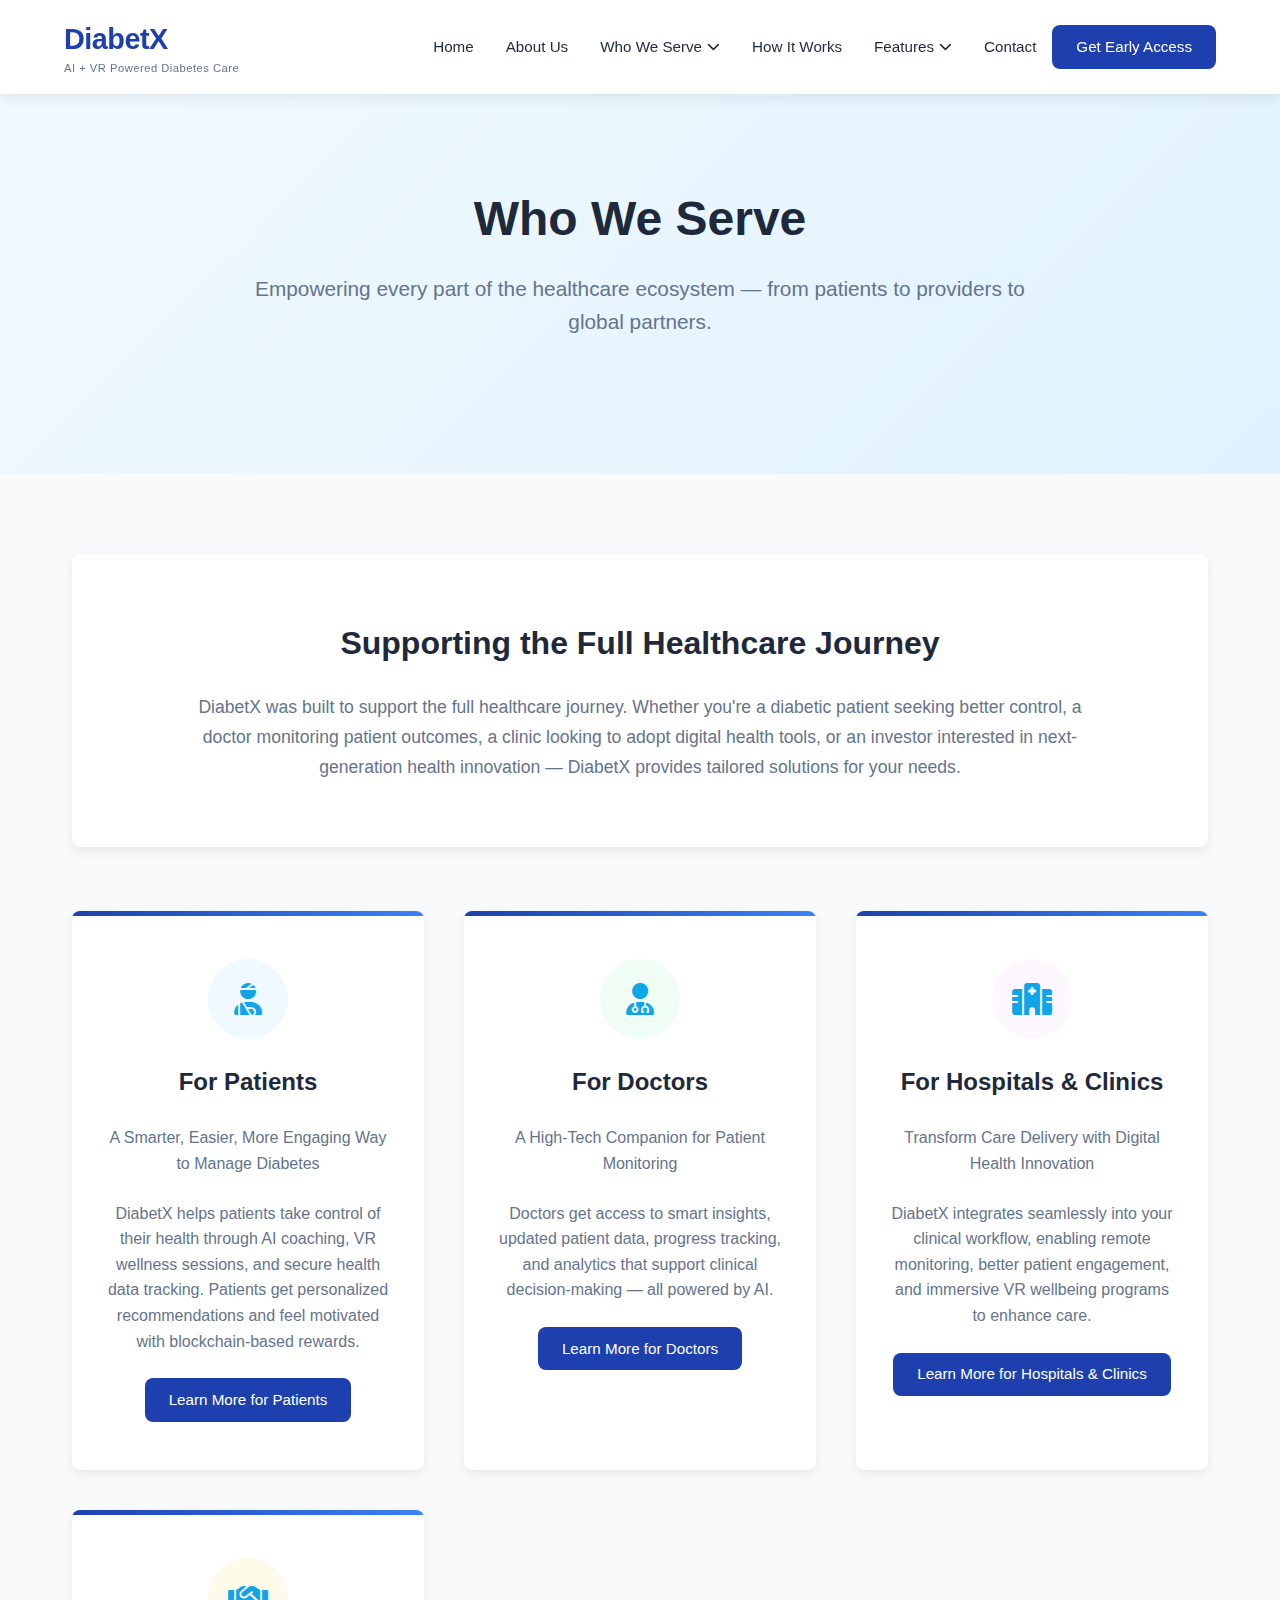
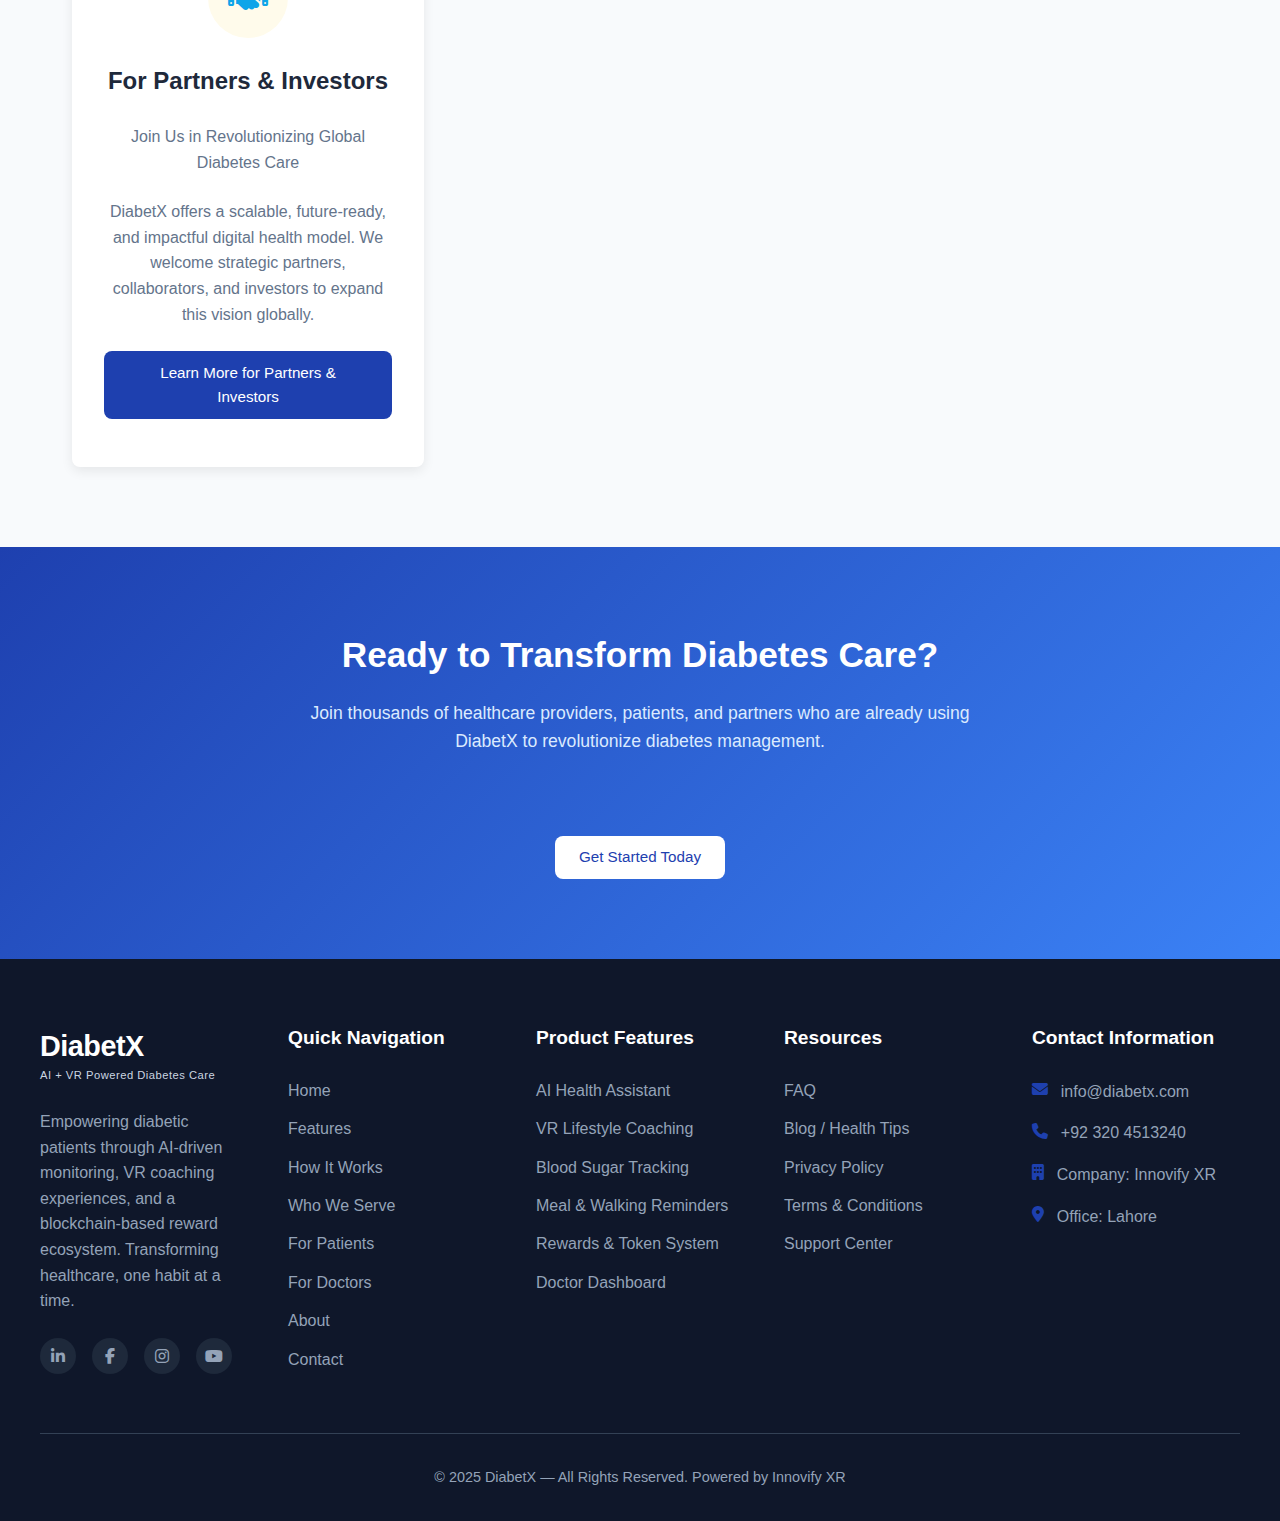
<file: who we server.html>
<!DOCTYPE html>
<html lang="en">
<head>
    <meta charset="UTF-8">
    <meta name="viewport" content="width=device-width, initial-scale=1.0">
    <title>Who We Serve - DiabetX | AI + VR Powered Diabetes Care</title>
    <link rel="stylesheet" href="https://cdnjs.cloudflare.com/ajax/libs/font-awesome/6.4.0/css/all.min.css">
    <style>
        * {
            margin: 0;
            padding: 0;
            box-sizing: border-box;
            font-family: 'Segoe UI', Tahoma, Geneva, Verdana, sans-serif;
        }

        :root {
            --primary-blue: #1e40af;
            --dark-blue: #1e3a8a;
            --light-blue: #dbeafe;
            --text-dark: #1e293b;
            --text-gray: #64748b;
            --light-gray: #f8fafc;
            --white: #ffffff;
            --border-radius: 8px;
            --box-shadow: 0 4px 12px rgba(0, 0, 0, 0.08);
            --transition: all 0.3s ease;
        }

        body {
            background-color: var(--light-gray);
            color: var(--text-dark);
            line-height: 1.6;
        }

        /* Header Styles */
        header {
            background-color: var(--white);
            box-shadow: var(--box-shadow);
            position: sticky;
            top: 0;
            z-index: 1000;
            padding: 0 5%;
        }

        .navbar {
            display: flex;
            justify-content: space-between;
            align-items: center;
            padding: 1rem 0;
        }

        .logo-section {
            display: flex;
            align-items: center;
        }

        .logo {
            display: flex;
            flex-direction: column;
        }

        .logo-text {
            font-size: 1.8rem;
            font-weight: 700;
            color: var(--primary-blue);
            letter-spacing: -0.5px;
        }

        .tagline {
            font-size: 0.7rem;
            color: var(--text-gray);
            margin-top: -2px;
            letter-spacing: 0.5px;
        }

        .nav-menu {
            display: flex;
            list-style: none;
            align-items: center;
        }

        .nav-item {
            position: relative;
            margin: 0 1rem;
        }

        .nav-link {
            text-decoration: none;
            color: var(--text-dark);
            font-weight: 500;
            font-size: 0.95rem;
            transition: var(--transition);
            padding: 0.5rem 0;
            display: flex;
            align-items: center;
        }

        .nav-link:hover {
            color: var(--primary-blue);
        }

        .nav-link.active {
            color: var(--primary-blue);
            font-weight: 600;
        }

        .nav-link i {
            margin-left: 5px;
            font-size: 0.8rem;
        }

        .dropdown {
            position: absolute;
            top: 100%;
            left: 0;
            background-color: var(--white);
            box-shadow: var(--box-shadow);
            border-radius: var(--border-radius);
            padding: 0.75rem 0;
            min-width: 220px;
            opacity: 0;
            visibility: hidden;
            transform: translateY(10px);
            transition: var(--transition);
            z-index: 100;
        }

        .nav-item:hover .dropdown {
            opacity: 1;
            visibility: visible;
            transform: translateY(0);
        }

        .dropdown-item {
            display: block;
            padding: 0.6rem 1.5rem;
            text-decoration: none;
            color: var(--text-gray);
            font-size: 0.9rem;
            transition: var(--transition);
        }

        .dropdown-item:hover {
            background-color: var(--light-gray);
            color: var(--primary-blue);
        }

        .nav-actions {
            display: flex;
            align-items: center;
            gap: 1rem;
        }

        .btn-login {
            color: var(--text-gray);
            text-decoration: none;
            font-weight: 500;
            font-size: 0.95rem;
            transition: var(--transition);
        }

        .btn-login:hover {
            color: var(--primary-blue);
        }

        .btn-primary {
            background-color: var(--primary-blue);
            color: var(--white);
            text-decoration: none;
            padding: 0.6rem 1.5rem;
            border-radius: var(--border-radius);
            font-weight: 500;
            font-size: 0.95rem;
            transition: var(--transition);
            display: inline-block;
            text-align: center;
        }

        .btn-primary:hover {
            background-color: var(--dark-blue);
        }

        .btn-secondary {
            background-color: transparent;
            color: var(--primary-blue);
            border: 1px solid var(--primary-blue);
            text-decoration: none;
            padding: 0.6rem 1.5rem;
            border-radius: var(--border-radius);
            font-weight: 500;
            font-size: 0.95rem;
            transition: var(--transition);
            display: inline-block;
            text-align: center;
        }

        .btn-secondary:hover {
            background-color: var(--light-blue);
        }

        .hamburger {
            display: none;
            cursor: pointer;
            font-size: 1.5rem;
            color: var(--text-dark);
        }

        /* Section Styles */
        section {
            padding: 5rem 2rem;
        }

        .container {
            max-width: 1200px;
            margin: 0 auto;
        }

        .section-header {
            text-align: center;
            margin-bottom: 3rem;
        }

        .section-title {
            font-size: 2.2rem;
            color: var(--text-dark);
            margin-bottom: 1rem;
        }

        .section-subtitle {
            font-size: 1.1rem;
            color: var(--text-gray);
            max-width: 700px;
            margin: 0 auto;
        }

        /* Hero Section */
        .hero {
            background: linear-gradient(135deg, #f0f9ff 0%, #e0f2fe 100%);
            padding: 6rem 2rem;
            text-align: center;
        }

        .hero-content {
            max-width: 900px;
            margin: 0 auto;
        }

        .hero-title {
            font-size: 3rem;
            color: var(--text-dark);
            margin-bottom: 1.5rem;
            line-height: 1.2;
        }

        .hero-subtitle {
            font-size: 1.3rem;
            color: var(--text-gray);
            margin-bottom: 2.5rem;
            max-width: 800px;
            margin-left: auto;
            margin-right: auto;
        }

        /* Audience Sections */
        .audience-grid {
            display: grid;
            grid-template-columns: repeat(auto-fit, minmax(300px, 1fr));
            gap: 2.5rem;
        }

        .audience-card {
            background-color: var(--white);
            border-radius: var(--border-radius);
            padding: 3rem 2rem;
            box-shadow: var(--box-shadow);
            transition: var(--transition);
            text-align: center;
            position: relative;
            overflow: hidden;
        }

        .audience-card:hover {
            transform: translateY(-10px);
        }

        .audience-card::before {
            content: '';
            position: absolute;
            top: 0;
            left: 0;
            width: 100%;
            height: 5px;
            background: linear-gradient(90deg, var(--primary-blue), #3b82f6);
        }

        .audience-icon {
            background-color: var(--light-blue);
            color: var(--primary-blue);
            width: 80px;
            height: 80px;
            border-radius: 50%;
            display: flex;
            align-items: center;
            justify-content: center;
            margin: 0 auto 1.5rem;
            font-size: 2rem;
        }

        .audience-card h3 {
            margin-bottom: 1.5rem;
            color: var(--text-dark);
            font-size: 1.5rem;
        }

        .audience-card p {
            color: var(--text-gray);
            margin-bottom: 1.5rem;
        }

        .audience-card.patients .audience-icon {
            background-color: #f0f9ff;
            color: #0ea5e9;
        }

        .audience-card.doctors .audience-icon {
            background-color: #f0fdf4;
            color: #0ea5e9;
        }

        .audience-card.hospitals .audience-icon {
            background-color: #fef7ff;
            color: #0ea5e9;
        }

        .audience-card.partners .audience-icon {
            background-color: #fffbeb;
            color: #0ea5e9;
        }

        /* Intro Section */
        .intro-section {
            background-color: var(--white);
            padding: 4rem 2rem;
            border-radius: var(--border-radius);
            box-shadow: var(--box-shadow);
            margin-bottom: 4rem;
        }

        .intro-content {
            max-width: 900px;
            margin: 0 auto;
            text-align: center;
        }

        .intro-content h2 {
            font-size: 2rem;
            margin-bottom: 1.5rem;
            color: var(--text-dark);
        }

        .intro-content p {
            font-size: 1.1rem;
            color: var(--text-gray);
            line-height: 1.7;
        }

        /* CTA Section */
        .cta-section {
            background: linear-gradient(135deg, var(--primary-blue), #3b82f6);
            color: var(--white);
            text-align: center;
            padding: 5rem 2rem;
        }

        .cta-section .section-title {
            color: var(--white);
        }

        .cta-section .section-subtitle {
            color: var(--light-blue);
        }

        .cta-button {
            background-color: var(--white);
            color: var(--primary-blue);
            margin-top: 2rem;
        }

        .cta-button:hover {
            background-color: var(--light-gray);
        }

        /* Footer Styles */
        footer {
            background-color: #0f172a;
            color: var(--white);
            padding: 4rem 2rem 2rem;
        }

        .footer-container {
            max-width: 1200px;
            margin: 0 auto;
            display: grid;
            grid-template-columns: repeat(auto-fit, minmax(200px, 1fr));
            gap: 2.5rem;
        }

        .footer-brand {
            max-width: 300px;
        }

        .footer-logo {
            margin-bottom: 1.5rem;
        }

        .footer-logo .logo-text {
            font-size: 1.8rem;
            color: var(--white);
        }

        .footer-logo .tagline {
            color: #cbd5e1;
        }

        .footer-description {
            color: #94a3b8;
            margin-bottom: 1.5rem;
            line-height: 1.6;
        }

        .footer-heading {
            font-size: 1.2rem;
            margin-bottom: 1.5rem;
            color: var(--white);
            font-weight: 600;
        }

        .footer-links {
            list-style: none;
        }

        .footer-links li {
            margin-bottom: 0.8rem;
        }

        .footer-links a {
            color: #94a3b8;
            text-decoration: none;
            transition: var(--transition);
        }

        .footer-links a:hover {
            color: var(--white);
        }

        .contact-info {
            color: #94a3b8;
            line-height: 1.8;
        }

        .contact-info p {
            margin-bottom: 0.8rem;
            display: flex;
            align-items: flex-start;
        }

        .contact-info i {
            margin-right: 0.8rem;
            margin-top: 0.2rem;
            color: var(--primary-blue);
        }

        .social-links {
            display: flex;
            gap: 1rem;
            margin-top: 1.5rem;
        }

        .social-link {
            display: flex;
            align-items: center;
            justify-content: center;
            width: 36px;
            height: 36px;
            background-color: #1e293b;
            border-radius: 50%;
            color: #94a3b8;
            text-decoration: none;
            transition: var(--transition);
        }

        .social-link:hover {
            background-color: var(--primary-blue);
            color: var(--white);
        }

        .footer-bottom {
            max-width: 1200px;
            margin: 3rem auto 0;
            padding-top: 2rem;
            border-top: 1px solid #334155;
            text-align: center;
            color: #94a3b8;
            font-size: 0.9rem;
        }

        /* Responsive Styles */
        @media screen and (max-width: 1024px) {
            .nav-menu {
                gap: 0.5rem;
            }
            
            .nav-item {
                margin: 0 0.5rem;
            }

            .hero-title {
                font-size: 2.5rem;
            }
        }

        @media screen and (max-width: 768px) {
            .hamburger {
                display: block;
            }

            .nav-menu {
                position: fixed;
                left: -100%;
                top: 70px;
                flex-direction: column;
                background-color: var(--white);
                width: 100%;
                text-align: center;
                transition: 0.3s;
                box-shadow: 0 10px 27px rgba(0, 0, 0, 0.05);
                padding: 2rem 0;
                height: calc(100vh - 70px);
                overflow-y: auto;
            }

            .nav-menu.active {
                left: 0;
            }

            .nav-item {
                margin: 1rem 0;
                width: 100%;
            }

            .nav-link {
                justify-content: center;
                padding: 1rem;
            }

            .dropdown {
                position: static;
                opacity: 1;
                visibility: visible;
                transform: none;
                box-shadow: none;
                background-color: var(--light-gray);
                border-radius: 0;
                width: 100%;
                display: none;
                padding: 0;
            }

            .dropdown.active {
                display: block;
            }

            .dropdown-item {
                padding: 0.8rem 1.5rem;
                border-top: 1px solid #e2e8f0;
            }

            .nav-actions {
                flex-direction: column;
                width: 100%;
                gap: 1rem;
                margin-top: 1rem;
            }

            .btn-login, .btn-primary {
                width: 80%;
                text-align: center;
                padding: 0.8rem;
            }

            .hero-title {
                font-size: 2rem;
            }

            .hero-subtitle {
                font-size: 1.1rem;
            }

            .audience-grid {
                grid-template-columns: 1fr;
            }

            .footer-container {
                grid-template-columns: 1fr;
                gap: 2rem;
            }
        }
    </style>
</head>
<body>
    <header>
        <nav class="navbar">
            <div class="logo-section">
                <div class="logo">
                    <span class="logo-text">DiabetX</span>
                    <span class="tagline">AI + VR Powered Diabetes Care</span>
                </div>
            </div>

            <ul class="nav-menu">
                <li class="nav-item">
                    <a href="index.html" class="nav-link">Home</a>
                </li>
                 <li class="nav-item">
                    <a href="about us.html" class="nav-link">About Us</a>
                </li>
                 <li class="nav-item">
                    <a href="#" class="nav-link">Who We Serve <i class="fas fa-chevron-down"></i></a>
                    <div class="dropdown">
                        <a href="For Patients.html" class="dropdown-item">For Patients</a>
                        <a href="For Doctors.html" class="dropdown-item">For Doctors</a>
                        <a href="For Hospitals & Clinics.html" class="dropdown-item">For Hospitals & Clinics</a>
                        <a href="For Partners & Investors.html" class="dropdown-item">For Partners & Investors</a>
                    </div>
                </li>
                 <li class="nav-item">
                    <a href="how it work.html" class="nav-link">How It Works</a>
                </li>
                <li class="nav-item">
                    <a href="feature.html" class="nav-link">Features <i class="fas fa-chevron-down"></i></a>
                    <div class="dropdown">
                        <a href="ai  asstance.html" class="dropdown-item">AI Health Assistant</a>
                        <a href="vr coching.html" class="dropdown-item">VR Coaching</a>
                        <a href="#" class="dropdown-item">Rewards System</a>
                        <a href="data dashboard.html" class="dropdown-item">Data Dashboard</a>
                    </div>
                </li>
               
            
               
                <li class="nav-item">
                    <a href="#" class="nav-link">Contact</a>
                </li>
                
                <div class="nav-actions">
                    <a href="#" class="btn-primary">Get Early Access</a>
                </div>
            </ul>

            <div class="hamburger">
                <i class="fas fa-bars"></i>
            </div>
        </nav>
    </header>

    <main>
        <!-- Hero Section -->
        <section class="hero">
            <div class="hero-content">
                <h1 class="hero-title">Who We Serve</h1>
                <p class="hero-subtitle">Empowering every part of the healthcare ecosystem — from patients to providers to global partners.</p>
            </div>
        </section>

        <!-- Intro Section -->
        <section class="container">
            <div class="intro-section">
                <div class="intro-content">
                    <h2>Supporting the Full Healthcare Journey</h2>
                    <p>DiabetX was built to support the full healthcare journey. Whether you're a diabetic patient seeking better control, a doctor monitoring patient outcomes, a clinic looking to adopt digital health tools, or an investor interested in next-generation health innovation — DiabetX provides tailored solutions for your needs.</p>
                </div>
            </div>

            <!-- Audience Grid -->
            <div class="audience-grid">
                <!-- For Patients -->
                <div class="audience-card patients">
                    <div class="audience-icon">
                        <i class="fas fa-user-injured"></i>
                    </div>
                    <h3>For Patients</h3>
                    <p>A Smarter, Easier, More Engaging Way to Manage Diabetes</p>
                    <p>DiabetX helps patients take control of their health through AI coaching, VR wellness sessions, and secure health data tracking. Patients get personalized recommendations and feel motivated with blockchain-based rewards.</p>
                    <a href="#" class="btn-primary">Learn More for Patients</a>
                </div>

                <!-- For Doctors -->
                <div class="audience-card doctors">
                    <div class="audience-icon">
                        <i class="fas fa-user-md"></i>
                    </div>
                    <h3>For Doctors</h3>
                    <p>A High-Tech Companion for Patient Monitoring</p>
                    <p>Doctors get access to smart insights, updated patient data, progress tracking, and analytics that support clinical decision-making — all powered by AI.</p>
                    <a href="#" class="btn-primary">Learn More for Doctors</a>
                </div>

                <!-- For Hospitals & Clinics -->
                <div class="audience-card hospitals">
                    <div class="audience-icon">
                        <i class="fas fa-hospital"></i>
                    </div>
                    <h3>For Hospitals & Clinics</h3>
                    <p>Transform Care Delivery with Digital Health Innovation</p>
                    <p>DiabetX integrates seamlessly into your clinical workflow, enabling remote monitoring, better patient engagement, and immersive VR wellbeing programs to enhance care.</p>
                    <a href="#" class="btn-primary">Learn More for Hospitals & Clinics</a>
                </div>

                <!-- For Partners & Investors -->
                <div class="audience-card partners">
                    <div class="audience-icon">
                        <i class="fas fa-handshake"></i>
                    </div>
                    <h3>For Partners & Investors</h3>
                    <p>Join Us in Revolutionizing Global Diabetes Care</p>
                    <p>DiabetX offers a scalable, future-ready, and impactful digital health model. We welcome strategic partners, collaborators, and investors to expand this vision globally.</p>
                    <a href="#" class="btn-primary">Learn More for Partners & Investors</a>
                </div>
            </div>
        </section>

        <!-- CTA Section -->
        <section class="cta-section">
            <div class="container">
                <div class="section-header">
                    <h2 class="section-title">Ready to Transform Diabetes Care?</h2>
                    <p class="section-subtitle">Join thousands of healthcare providers, patients, and partners who are already using DiabetX to revolutionize diabetes management.</p>
                </div>
                <a href="#" class="btn-primary cta-button">Get Started Today</a>
            </div>
        </section>
    </main>

    <footer>
        <div class="footer-container">
            <!-- Brand Section -->
            <div class="footer-brand">
                <div class="footer-logo">
                    <div class="logo">
                        <span class="logo-text">DiabetX</span>
                        <span class="tagline">AI + VR Powered Diabetes Care</span>
                    </div>
                </div>
                <p class="footer-description">
                    Empowering diabetic patients through AI-driven monitoring, VR coaching experiences, and 
                    a blockchain-based reward ecosystem. Transforming healthcare, one habit at a time.
                </p>
                <div class="social-links">
                    <a href="#" class="social-link" aria-label="LinkedIn">
                        <i class="fab fa-linkedin-in"></i>
                    </a>
                    <a href="#" class="social-link" aria-label="Facebook">
                        <i class="fab fa-facebook-f"></i>
                    </a>
                    <a href="#" class="social-link" aria-label="Instagram">
                        <i class="fab fa-instagram"></i>
                    </a>
                    <a href="#" class="social-link" aria-label="YouTube">
                        <i class="fab fa-youtube"></i>
                    </a>
                </div>
            </div>

            <!-- Quick Navigation -->
            <div class="footer-nav">
                <h3 class="footer-heading">Quick Navigation</h3>
                <ul class="footer-links">
                    <li><a href="#">Home</a></li>
                    <li><a href="#">Features</a></li>
                    <li><a href="#">How It Works</a></li>
                    <li><a href="#">Who We Serve</a></li>
                    <li><a href="#">For Patients</a></li>
                    <li><a href="#">For Doctors</a></li>
                    <li><a href="#">About</a></li>
                    <li><a href="#">Contact</a></li>
                </ul>
            </div>

            <!-- Product Features -->
            <div class="footer-features">
                <h3 class="footer-heading">Product Features</h3>
                <ul class="footer-links">
                    <li><a href="#">AI Health Assistant</a></li>
                    <li><a href="#">VR Lifestyle Coaching</a></li>
                    <li><a href="#">Blood Sugar Tracking</a></li>
                    <li><a href="#">Meal & Walking Reminders</a></li>
                    <li><a href="#">Rewards & Token System</a></li>
                    <li><a href="#">Doctor Dashboard</a></li>
                </ul>
            </div>

            <!-- Resources -->
            <div class="footer-resources">
                <h3 class="footer-heading">Resources</h3>
                <ul class="footer-links">
                    <li><a href="#">FAQ</a></li>
                    <li><a href="#">Blog / Health Tips</a></li>
                    <li><a href="#">Privacy Policy</a></li>
                    <li><a href="#">Terms & Conditions</a></li>
                    <li><a href="#">Support Center</a></li>
                </ul>
            </div>

            <!-- Contact Information -->
            <div class="footer-contact">
                <h3 class="footer-heading">Contact Information</h3>
                <div class="contact-info">
                    <p>
                        <i class="fas fa-envelope"></i>
                        <span>info@diabetx.com</span>
                    </p>
                    <p>
                        <i class="fas fa-phone"></i>
                        <span>+92 320 4513240</span>
                    </p>
                    <p>
                        <i class="fas fa-building"></i>
                        <span>Company: Innovify XR</span>
                    </p>
                    <p>
                        <i class="fas fa-map-marker-alt"></i>
                        <span>Office: Lahore</span>
                    </p>
                </div>
            </div>
        </div>

        <div class="footer-bottom">
            <p>© 2025 DiabetX — All Rights Reserved. Powered by Innovify XR</p>
        </div>
    </footer>

    <script>
        // Toggle mobile menu
        const hamburger = document.querySelector('.hamburger');
        const navMenu = document.querySelector('.nav-menu');
        const navItems = document.querySelectorAll('.nav-item');

        hamburger.addEventListener('click', () => {
            hamburger.classList.toggle('active');
            navMenu.classList.toggle('active');
        });

        // Toggle dropdowns on mobile
        navItems.forEach(item => {
            if (item.querySelector('.dropdown')) {
                const navLink = item.querySelector('.nav-link');
                
                navLink.addEventListener('click', (e) => {
                    if (window.innerWidth <= 768) {
                        e.preventDefault();
                        const dropdown = item.querySelector('.dropdown');
                        dropdown.classList.toggle('active');
                        
                        // Rotate chevron icon
                        const icon = navLink.querySelector('i');
                        if (icon) {
                            icon.classList.toggle('fa-chevron-down');
                            icon.classList.toggle('fa-chevron-up');
                        }
                    }
                });
            }
        });

        // Close menu when clicking outside on mobile
        document.addEventListener('click', (e) => {
            if (window.innerWidth <= 768 && navMenu.classList.contains('active')) {
                if (!e.target.closest('.navbar')) {
                    navMenu.classList.remove('active');
                    hamburger.classList.remove('active');
                    
                    // Close all dropdowns
                    document.querySelectorAll('.dropdown').forEach(dropdown => {
                        dropdown.classList.remove('active');
                    });
                    
                    // Reset all icons
                    document.querySelectorAll('.nav-link i').forEach(icon => {
                        if (icon.classList.contains('fa-chevron-up')) {
                            icon.classList.remove('fa-chevron-up');
                            icon.classList.add('fa-chevron-down');
                        }
                    });
                }
            }
        });

        // Close menu when window is resized above mobile breakpoint
        window.addEventListener('resize', () => {
            if (window.innerWidth > 768) {
                navMenu.classList.remove('active');
                hamburger.classList.remove('active');
                
                // Close all dropdowns
                document.querySelectorAll('.dropdown').forEach(dropdown => {
                    dropdown.classList.remove('active');
                });
                
                // Reset all icons
                document.querySelectorAll('.nav-link i').forEach(icon => {
                    if (icon.classList.contains('fa-chevron-up')) {
                        icon.classList.remove('fa-chevron-up');
                        icon.classList.add('fa-chevron-down');
                    }
                });
            }
        });

        // Highlight current page in navigation
        document.addEventListener('DOMContentLoaded', function() {
            const currentPage = window.location.pathname.split('/').pop() || 'index.html';
            const navLinks = document.querySelectorAll('.nav-link');
            
            navLinks.forEach(link => {
                if (link.getAttribute('href') === currentPage) {
                    link.classList.add('active');
                }
            });
        });
    </script>
</body>
</html>
</file>
<file: main.css>
* {
            margin: 0;
            padding: 0;
            box-sizing: border-box;
            font-family: 'Segoe UI', Tahoma, Geneva, Verdana, sans-serif;
        }

        :root {
            --primary-blue: #1e40af;
            --dark-blue: #1e3a8a;
            --light-blue: #dbeafe;
            --text-dark: #1e293b;
            --text-gray: #64748b;
            --light-gray: #f8fafc;
            --white: #ffffff;
            --border-radius: 8px;
            --box-shadow: 0 4px 12px rgba(0, 0, 0, 0.08);
            --transition: all 0.3s ease;
        }

        body {
            background-color: var(--light-gray);
            color: var(--text-dark);
            line-height: 1.6;
        }

        /* Header Styles */
        header {
            background-color: var(--white);
            box-shadow: var(--box-shadow);
            position: sticky;
            top: 0;
            z-index: 1000;
            padding: 0 5%;
        }

        .navbar {
            display: flex;
            justify-content: space-between;
            align-items: center;
            padding: 1rem 0;
        }

        .logo-section {
            display: flex;
            align-items: center;
        }

        .logo {
            display: flex;
            flex-direction: column;
        }

        .logo-text {
            font-size: 1.8rem;
            font-weight: 700;
            color: var(--primary-blue);
            letter-spacing: -0.5px;
        }

        .tagline {
            font-size: 0.7rem;
            color: var(--text-gray);
            margin-top: -2px;
            letter-spacing: 0.5px;
        }

        .nav-menu {
            display: flex;
            list-style: none;
            align-items: center;
        }

        .nav-item {
            position: relative;
            margin: 0 1rem;
        }

        .nav-link {
            text-decoration: none;
            color: var(--text-dark);
            font-weight: 500;
            font-size: 0.95rem;
            transition: var(--transition);
            padding: 0.5rem 0;
            display: flex;
            align-items: center;
        }

        .nav-link:hover {
            color: var(--primary-blue);
        }

        .nav-link i {
            margin-left: 5px;
            font-size: 0.8rem;
        }

        .dropdown {
            position: absolute;
            top: 100%;
            left: 0;
            background-color: var(--white);
            box-shadow: var(--box-shadow);
            border-radius: var(--border-radius);
            padding: 0.75rem 0;
            min-width: 220px;
            opacity: 0;
            visibility: hidden;
            transform: translateY(10px);
            transition: var(--transition);
            z-index: 100;
        }

        .nav-item:hover .dropdown {
            opacity: 1;
            visibility: visible;
            transform: translateY(0);
        }

        .dropdown-item {
            display: block;
            padding: 0.6rem 1.5rem;
            text-decoration: none;
            color: var(--text-gray);
            font-size: 0.9rem;
            transition: var(--transition);
        }

        .dropdown-item:hover {
            background-color: var(--light-gray);
            color: var(--primary-blue);
        }

        .nav-actions {
            display: flex;
            align-items: center;
            gap: 1rem;
        }

        .btn-login {
            color: var(--text-gray);
            text-decoration: none;
            font-weight: 500;
            font-size: 0.95rem;
            transition: var(--transition);
        }

        .btn-login:hover {
            color: var(--primary-blue);
        }

        .btn-primary {
            background-color: var(--primary-blue);
            color: var(--white);
            text-decoration: none;
            padding: 0.6rem 1.5rem;
            border-radius: var(--border-radius);
            font-weight: 500;
            font-size: 0.95rem;
            transition: var(--transition);
            display: inline-block;
            text-align: center;
        }

        .btn-primary:hover {
            background-color: var(--dark-blue);
        }

        .btn-secondary {
            background-color: transparent;
            color: var(--primary-blue);
            border: 1px solid var(--primary-blue);
            text-decoration: none;
            padding: 0.6rem 1.5rem;
            border-radius: var(--border-radius);
            font-weight: 500;
            font-size: 0.95rem;
            transition: var(--transition);
            display: inline-block;
            text-align: center;
        }

        .btn-secondary:hover {
            background-color: var(--light-blue);
        }

        .hamburger {
            display: none;
            cursor: pointer;
            font-size: 1.5rem;
            color: var(--text-dark);
        }

        /* Section Styles */
        section {
            padding: 5rem 2rem;
        }

        .container {
            max-width: 1200px;
            margin: 0 auto;
        }

        .section-header {
            text-align: center;
            margin-bottom: 3rem;
        }

        .section-title {
            font-size: 2.2rem;
            color: var(--text-dark);
            margin-bottom: 1rem;
        }

        .section-subtitle {
            font-size: 1.1rem;
            color: var(--text-gray);
            max-width: 700px;
            margin: 0 auto;
        }

        /* Hero Section */
        .hero {
            background: linear-gradient(135deg, #f0f9ff 0%, #e0f2fe 100%);
            padding: 6rem 2rem;
            text-align: center;
        }

        .hero-content {
            max-width: 900px;
            margin: 0 auto;
        }

        .hero-title {
            font-size: 3rem;
            color: var(--text-dark);
            margin-bottom: 1.5rem;
            line-height: 1.2;
        }

        .hero-subtitle {
            font-size: 1.3rem;
            color: var(--text-gray);
            margin-bottom: 2.5rem;
            max-width: 800px;
            margin-left: auto;
            margin-right: auto;
        }

        .hero-actions {
            display: flex;
            gap: 1rem;
            justify-content: center;
            margin-bottom: 2rem;
            flex-wrap: wrap;
        }

        .trust-line {
            color: var(--text-gray);
            font-size: 0.9rem;
            display: flex;
            align-items: center;
            justify-content: center;
            gap: 0.5rem;
        }

        .trust-line i {
            color: var(--primary-blue);
        }

        /* What is DiabetX Section */
        .about-content {
            display: grid;
            grid-template-columns: 1fr 1fr;
            gap: 3rem;
            align-items: center;
        }

        .about-text {
            padding-right: 1rem;
        }

        .key-points {
            margin-top: 2rem;
        }

        .key-point {
            display: flex;
            align-items: flex-start;
            margin-bottom: 1.5rem;
        }

        .key-point i {
            color: var(--primary-blue);
            margin-right: 1rem;
            margin-top: 0.2rem;
            font-size: 1.2rem;
        }

        .key-point-content h4 {
            margin-bottom: 0.5rem;
        }

        .about-visual {
            background-image:url(about\ visual.jpg) ;
            border-radius: var(--border-radius);
            height: 400px;
            display: flex;
            align-items: center;
            justify-content: center;
            color: white;
            box-shadow: var(--box-shadow);
        }

        /* Features Section */
        .features-grid {
            display: grid;
            grid-template-columns: repeat(auto-fit, minmax(300px, 1fr));
            gap: 2rem;
        }

        .feature-card {
            background-color: var(--white);
            border-radius: var(--border-radius);
            padding: 2rem;
            box-shadow: var(--box-shadow);
            transition: var(--transition);
        }

        .feature-card:hover {
            transform: translateY(-5px);
        }

        .feature-icon {
            background-color: var(--light-blue);
            color: var(--primary-blue);
            width: 60px;
            height: 60px;
            border-radius: 50%;
            display: flex;
            align-items: center;
            justify-content: center;
            margin-bottom: 1.5rem;
            font-size: 1.5rem;
        }

        .feature-card h3 {
            margin-bottom: 1rem;
            color: var(--text-dark);
        }

        .feature-card p {
            color: var(--text-gray);
        }

        /* How It Works Section */
        .steps-container {
            display: flex;
            justify-content: space-between;
            position: relative;
            margin-top: 3rem;
        }

        .steps-container::before {
            content: '';
            position: absolute;
            top: 40px;
            left: 0;
            right: 0;
            height: 2px;
            background-color: var(--light-blue);
            z-index: 1;
        }

        .step {
            text-align: center;
            position: relative;
            z-index: 2;
            flex: 1;
        }

        .step-number {
            background-color: var(--primary-blue);
            color: var(--white);
            width: 80px;
            height: 80px;
            border-radius: 50%;
            display: flex;
            align-items: center;
            justify-content: center;
            margin: 0 auto 1.5rem;
            font-size: 1.8rem;
            font-weight: bold;
            box-shadow: var(--box-shadow);
        }

        .step h3 {
            margin-bottom: 0.5rem;
        }

        .step p {
            color: var(--text-gray);
        }

        /* VR Experience Section */
        .vr-content {
            display: grid;
            grid-template-columns: 1fr 1fr;
            gap: 3rem;
            align-items: center;
        }

        .vr-visual {
            background: linear-gradient(135deg, #6366f1, #8b5cf6);
            border-radius: var(--border-radius);
            height: 400px;
            display: flex;
            align-items: center;
            justify-content: center;
            color: white;
            box-shadow: var(--box-shadow);
        }

        .vr-points {
            display: block;
           grid-template-columns: 1fr 1fr;
            padding: 1rem;
            gap: 10px;
            margin-top: 2rem;
        }

        .vr-point {
            display: block;
            gap: 10px;
            align-items: center;
        }

        .vr-point i {
            color: var(--primary-blue);
            margin-right: 0.8rem;
            font-size: 1.2rem;
        }

        /* Why Choose Section */
        .benefits-grid {
            display: grid;
            grid-template-columns: repeat(auto-fit, minmax(250px, 1fr));
            gap: 1.5rem;
        }

        .benefit-item {
            display: flex;
            align-items: center;
            background-color: var(--white);
            padding: 1.5rem;
            border-radius: var(--border-radius);
            box-shadow: var(--box-shadow);
        }

        .benefit-item i {
            color: var(--primary-blue);
            margin-right: 1rem;
            font-size: 1.5rem;
        }

        /* Testimonials Section */
        .testimonials-grid {
            display: grid;
            grid-template-columns: repeat(auto-fit, minmax(300px, 1fr));
            gap: 2rem;
        }

        .testimonial-card {
            background-color: var(--white);
            padding: 2rem;
            border-radius: var(--border-radius);
            box-shadow: var(--box-shadow);
        }

        .testimonial-text {
            font-style: italic;
            margin-bottom: 1.5rem;
            color: var(--text-gray);
        }

        .testimonial-author {
            display: flex;
            align-items: center;
        }

        .author-avatar {
            width: 50px;
            height: 50px;
            border-radius: 50%;
            background-color: var(--light-blue);
            margin-right: 1rem;
            display: flex;
            align-items: center;
            justify-content: center;
            color: var(--primary-blue);
        }

        .author-info h4 {
            margin-bottom: 0.2rem;
        }

        .author-info p {
            color: var(--text-gray);
            font-size: 0.9rem;
        }

        /* CTA Section */
        .cta-section {
            background: linear-gradient(135deg, var(--primary-blue), #3b82f6);
            color: var(--white);
            text-align: center;
            padding: 5rem 2rem;
        }

        .cta-section .section-title {
            color: var(--white);
        }

        .cta-section .section-subtitle {
            color: var(--light-blue);
        }

        .cta-button {
            background-color: var(--white);
            color: var(--primary-blue);
            margin-top: 2rem;
        }

        .cta-button:hover {
            background-color: var(--light-gray);
        }

        /* Footer Styles */
        footer {
            background-color: #0f172a;
            color: var(--white);
            padding: 4rem 2rem 2rem;
        }

        .footer-container {
            max-width: 1200px;
            margin: 0 auto;
            display: grid;
            grid-template-columns: repeat(auto-fit, minmax(200px, 1fr));
            gap: 2.5rem;
        }

        .footer-brand {
            max-width: 300px;
        }

        .footer-logo {
            margin-bottom: 1.5rem;
        }

        .footer-logo .logo-text {
            font-size: 1.8rem;
            color: var(--white);
        }

        .footer-logo .tagline {
            color: #cbd5e1;
        }

        .footer-description {
            color: #94a3b8;
            margin-bottom: 1.5rem;
            line-height: 1.6;
        }

        .footer-heading {
            font-size: 1.2rem;
            margin-bottom: 1.5rem;
            color: var(--white);
            font-weight: 600;
        }

        .footer-links {
            list-style: none;
        }

        .footer-links li {
            margin-bottom: 0.8rem;
        }

        .footer-links a {
            color: #94a3b8;
            text-decoration: none;
            transition: var(--transition);
        }

        .footer-links a:hover {
            color: var(--white);
        }

        .contact-info {
            color: #94a3b8;
            line-height: 1.8;
        }

        .contact-info p {
            margin-bottom: 0.8rem;
            display: flex;
            align-items: flex-start;
        }

        .contact-info i {
            margin-right: 0.8rem;
            margin-top: 0.2rem;
            color: var(--primary-blue);
        }

        .social-links {
            display: flex;
            gap: 1rem;
            margin-top: 1.5rem;
        }

        .social-link {
            display: flex;
            align-items: center;
            justify-content: center;
            width: 36px;
            height: 36px;
            background-color: #1e293b;
            border-radius: 50%;
            color: #94a3b8;
            text-decoration: none;
            transition: var(--transition);
        }

        .social-link:hover {
            background-color: var(--primary-blue);
            color: var(--white);
        }

        .footer-bottom {
            max-width: 1200px;
            margin: 3rem auto 0;
            padding-top: 2rem;
            border-top: 1px solid #334155;
            text-align: center;
            color: #94a3b8;
            font-size: 0.9rem;
        }

        /* Responsive Styles */
        @media screen and (max-width: 1024px) {
            .nav-menu {
                gap: 0.5rem;
            }
            
            .nav-item {
                margin: 0 0.5rem;
            }

            .hero-title {
                font-size: 2.5rem;
            }

            .about-content, .vr-content {
                gap: 2rem;
            }
        }

        @media screen and (max-width: 768px) {
            .hamburger {
                display: block;
            }

            .nav-menu {
                position: fixed;
                left: -100%;
                top: 70px;
                flex-direction: column;
                background-color: var(--white);
                width: 100%;
                text-align: center;
                transition: 0.3s;
                box-shadow: 0 10px 27px rgba(0, 0, 0, 0.05);
                padding: 2rem 0;
                height: calc(100vh - 70px);
                overflow-y: auto;
            }

            .nav-menu.active {
                left: 0;
            }

            .nav-item {
                margin: 1rem 0;
                width: 100%;
            }

            .nav-link {
                justify-content: center;
                padding: 1rem;
            }

            .dropdown {
                position: static;
                opacity: 1;
                visibility: visible;
                transform: none;
                box-shadow: none;
                background-color: var(--light-gray);
                border-radius: 0;
                width: 100%;
                display: none;
                padding: 0;
            }

            .dropdown.active {
                display: block;
            }

            .dropdown-item {
                padding: 0.8rem 1.5rem;
                border-top: 1px solid #e2e8f0;
            }

            .nav-actions {
                flex-direction: column;
                width: 100%;
                gap: 1rem;
                margin-top: 1rem;
            }

            .btn-login, .btn-primary {
                width: 80%;
                text-align: center;
                padding: 0.8rem;
            }

            .hero-title {
                font-size: 2rem;
            }

            .hero-subtitle {
                font-size: 1.1rem;
            }

            .hero-actions {
                flex-direction: column;
                align-items: center;
            }

            .about-content, .vr-content {
                grid-template-columns: 1fr;
            }

            .steps-container {
                flex-direction: column;
                gap: 2rem;
            }

            .steps-container::before {
                display: none;
            }

            .vr-points {
                grid-template-columns: 1fr;
            }

            .footer-container {
                grid-template-columns: 1fr;
                gap: 2rem;
            }
        }
</file>
<file: about.css>
* {
            margin: 0;
            padding: 0;
            box-sizing: border-box;
            font-family: 'Segoe UI', Tahoma, Geneva, Verdana, sans-serif;
        }

        :root {
            --primary-blue: #1e40af;
            --dark-blue: #1e3a8a;
            --light-blue: #dbeafe;
            --text-dark: #1e293b;
            --text-gray: #64748b;
            --light-gray: #f8fafc;
            --white: #ffffff;
            --border-radius: 8px;
            --box-shadow: 0 4px 12px rgba(0, 0, 0, 0.08);
            --transition: all 0.3s ease;
        }

        body {
            background-color: var(--light-gray);
            color: var(--text-dark);
            line-height: 1.6;
        }

        /* Header Styles */
        header {
            background-color: var(--white);
            box-shadow: var(--box-shadow);
            position: sticky;
            top: 0;
            z-index: 1000;
            padding: 0 5%;
        }

        .navbar {
            display: flex;
            justify-content: space-between;
            align-items: center;
            padding: 1rem 0;
        }

        .logo-section {
            display: flex;
            align-items: center;
        }

        .logo {
            display: flex;
            flex-direction: column;
        }

        .logo-text {
            font-size: 1.8rem;
            font-weight: 700;
            color: var(--primary-blue);
            letter-spacing: -0.5px;
        }

        .tagline {
            font-size: 0.7rem;
            color: var(--text-gray);
            margin-top: -2px;
            letter-spacing: 0.5px;
        }

        .nav-menu {
            display: flex;
            list-style: none;
            align-items: center;
        }

        .nav-item {
            position: relative;
            margin: 0 1rem;
        }

        .nav-link {
            text-decoration: none;
            color: var(--text-dark);
            font-weight: 500;
            font-size: 0.95rem;
            transition: var(--transition);
            padding: 0.5rem 0;
            display: flex;
            align-items: center;
        }

        .nav-link:hover {
            color: var(--primary-blue);
        }

        .nav-link i {
            margin-left: 5px;
            font-size: 0.8rem;
        }

        .dropdown {
            position: absolute;
            top: 100%;
            left: 0;
            background-color: var(--white);
            box-shadow: var(--box-shadow);
            border-radius: var(--border-radius);
            padding: 0.75rem 0;
            min-width: 220px;
            opacity: 0;
            visibility: hidden;
            transform: translateY(10px);
            transition: var(--transition);
            z-index: 100;
        }

        .nav-item:hover .dropdown {
            opacity: 1;
            visibility: visible;
            transform: translateY(0);
        }

        .dropdown-item {
            display: block;
            padding: 0.6rem 1.5rem;
            text-decoration: none;
            color: var(--text-gray);
            font-size: 0.9rem;
            transition: var(--transition);
        }

        .dropdown-item:hover {
            background-color: var(--light-gray);
            color: var(--primary-blue);
        }

        .nav-actions {
            display: flex;
            align-items: center;
            gap: 1rem;
        }

        .btn-login {
            color: var(--text-gray);
            text-decoration: none;
            font-weight: 500;
            font-size: 0.95rem;
            transition: var(--transition);
        }

        .btn-login:hover {
            color: var(--primary-blue);
        }

        .btn-primary {
            background-color: var(--primary-blue);
            color: var(--white);
            text-decoration: none;
            padding: 0.6rem 1.5rem;
            border-radius: var(--border-radius);
            font-weight: 500;
            font-size: 0.95rem;
            transition: var(--transition);
            display: inline-block;
            text-align: center;
        }

        .btn-primary:hover {
            background-color: var(--dark-blue);
        }

        .btn-secondary {
            background-color: transparent;
            color: var(--primary-blue);
            border: 1px solid var(--primary-blue);
            text-decoration: none;
            padding: 0.6rem 1.5rem;
            border-radius: var(--border-radius);
            font-weight: 500;
            font-size: 0.95rem;
            transition: var(--transition);
            display: inline-block;
            text-align: center;
        }

        .btn-secondary:hover {
            background-color: var(--light-blue);
        }

        .hamburger {
            display: none;
            cursor: pointer;
            font-size: 1.5rem;
            color: var(--text-dark);
        }

        /* Section Styles */
        section {
            padding: 5rem 2rem;
        }

        .container {
            max-width: 1200px;
            margin: 0 auto;
        }

        .section-header {
            text-align: center;
            margin-bottom: 3rem;
        }

        .section-title {
            font-size: 2.2rem;
            color: var(--text-dark);
            margin-bottom: 1rem;
        }

        .section-subtitle {
            font-size: 1.1rem;
            color: var(--text-gray);
            max-width: 700px;
            margin: 0 auto;
        }

        /* Hero Section */
        .hero {
            background: linear-gradient(135deg, #f0f9ff 0%, #e0f2fe 100%);
            padding: 6rem 2rem;
            text-align: center;
        }

        .hero-content {
            max-width: 900px;
            margin: 0 auto;
        }

        .hero-title {
            font-size: 3rem;
            color: var(--text-dark);
            margin-bottom: 1.5rem;
            line-height: 1.2;
        }

        .hero-subtitle {
            font-size: 1.3rem;
            color: var(--text-gray);
            margin-bottom: 2.5rem;
            max-width: 800px;
            margin-left: auto;
            margin-right: auto;
        }

        /* About Sections */
        .about-content {
            display: grid;
            grid-template-columns: 1fr 1fr;
            gap: 3rem;
            align-items: center;
        }

        .about-text {
            padding-right: 1rem;
        }

        .founder-section {
            display: flex;
            gap: 2rem;
            align-items: center;
            margin-bottom: 2rem;
        }

        .founder-image {
            width: 150px;
            height: 150px;
            border-radius: 50%;
            background: linear-gradient(135deg, var(--primary-blue), #3b82f6);
            display: flex;
            align-items: center;
            justify-content: center;
            color: white;
            font-size: 3rem;
            flex-shrink: 0;
        }

        .founder-info h3 {
            margin-bottom: 0.5rem;
            color: var(--text-dark);
        }

        .founder-info p {
            color: var(--text-gray);
            margin-bottom: 0.5rem;
        }

        .mission-vision-grid {
            display: grid;
            grid-template-columns: 1fr 1fr;
            gap: 3rem;
            margin-top: 3rem;
        }

        .mission-card, .vision-card {
            background-color: var(--white);
            padding: 2.5rem;
            border-radius: var(--border-radius);
            box-shadow: var(--box-shadow);
            text-align: center;
        }

        .mission-card i, .vision-card i {
            font-size: 3rem;
            color: var(--primary-blue);
            margin-bottom: 1.5rem;
        }

        .mission-card h3, .vision-card h3 {
            margin-bottom: 1.5rem;
            color: var(--text-dark);
        }

        .mission-card p, .vision-card p {
            color: var(--text-gray);
            margin-bottom: 1.5rem;
        }

        /* Unique Features Section */
        .features-grid {
            display: grid;
            grid-template-columns: repeat(auto-fit, minmax(300px, 1fr));
            gap: 2rem;
        }

        .feature-card {
            background-color: var(--white);
            border-radius: var(--border-radius);
            padding: 2rem;
            box-shadow: var(--box-shadow);
            transition: var(--transition);
        }

        .feature-card:hover {
            transform: translateY(-5px);
        }

        .feature-icon {
            background-color: var(--light-blue);
            color: var(--primary-blue);
            width: 60px;
            height: 60px;
            border-radius: 50%;
            display: flex;
            align-items: center;
            justify-content: center;
            margin-bottom: 1.5rem;
            font-size: 1.5rem;
        }

        .feature-card h3 {
            margin-bottom: 1rem;
            color: var(--text-dark);
        }

        .feature-card p {
            color: var(--text-gray);
        }

        /* Approach Section */
        .approach-grid {
            display: grid;
            grid-template-columns: repeat(auto-fit, minmax(300px, 1fr));
            gap: 2rem;
        }

        .approach-card {
            background-color: var(--white);
            padding: 2.5rem;
            border-radius: var(--border-radius);
            box-shadow: var(--box-shadow);
            text-align: center;
        }

        .approach-number {
            background-color: var(--primary-blue);
            color: var(--white);
            width: 50px;
            height: 50px;
            border-radius: 50%;
            display: flex;
            align-items: center;
            justify-content: center;
            margin: 0 auto 1.5rem;
            font-size: 1.5rem;
            font-weight: bold;
        }

        .approach-card h3 {
            margin-bottom: 1.5rem;
            color: var(--text-dark);
        }

        .approach-card p {
            color: var(--text-gray);
        }

        /* Team Section */
        .team-grid {
            display: grid;
            grid-template-columns: repeat(auto-fit, minmax(200px, 1fr));
            gap: 2rem;
        }

        .team-card {
            background-color: var(--white);
            padding: 2rem;
            border-radius: var(--border-radius);
            box-shadow: var(--box-shadow);
            text-align: center;
            transition: var(--transition);
        }

        .team-card:hover {
            transform: translateY(-5px);
        }

        .team-icon {
            background-color: var(--light-blue);
            color: var(--primary-blue);
            width: 80px;
            height: 80px;
            border-radius: 50%;
            display: flex;
            align-items: center;
            justify-content: center;
            margin: 0 auto 1.5rem;
            font-size: 2rem;
        }

        .team-card h3 {
            margin-bottom: 0.5rem;
            color: var(--text-dark);
        }

        .team-card p {
            color: var(--text-gray);
        }

        /* CTA Section */
        .cta-section {
            background: linear-gradient(135deg, var(--primary-blue), #3b82f6);
            color: var(--white);
            text-align: center;
            padding: 5rem 2rem;
        }

        .cta-section .section-title {
            color: var(--white);
        }

        .cta-section .section-subtitle {
            color: var(--light-blue);
        }

        .cta-button {
            background-color: var(--white);
            color: var(--primary-blue);
            margin-top: 2rem;
        }

        .cta-button:hover {
            background-color: var(--light-gray);
        }

        /* Footer Styles */
        footer {
            background-color: #0f172a;
            color: var(--white);
            padding: 4rem 2rem 2rem;
        }

        .footer-container {
            max-width: 1200px;
            margin: 0 auto;
            display: grid;
            grid-template-columns: repeat(auto-fit, minmax(200px, 1fr));
            gap: 2.5rem;
        }

        .footer-brand {
            max-width: 300px;
        }

        .footer-logo {
            margin-bottom: 1.5rem;
        }

        .footer-logo .logo-text {
            font-size: 1.8rem;
            color: var(--white);
        }

        .footer-logo .tagline {
            color: #cbd5e1;
        }

        .footer-description {
            color: #94a3b8;
            margin-bottom: 1.5rem;
            line-height: 1.6;
        }

        .footer-heading {
            font-size: 1.2rem;
            margin-bottom: 1.5rem;
            color: var(--white);
            font-weight: 600;
        }

        .footer-links {
            list-style: none;
        }

        .footer-links li {
            margin-bottom: 0.8rem;
        }

        .footer-links a {
            color: #94a3b8;
            text-decoration: none;
            transition: var(--transition);
        }

        .footer-links a:hover {
            color: var(--white);
        }

        .contact-info {
            color: #94a3b8;
            line-height: 1.8;
        }

        .contact-info p {
            margin-bottom: 0.8rem;
            display: flex;
            align-items: flex-start;
        }

        .contact-info i {
            margin-right: 0.8rem;
            margin-top: 0.2rem;
            color: var(--primary-blue);
        }

        .social-links {
            display: flex;
            gap: 1rem;
            margin-top: 1.5rem;
        }

        .social-link {
            display: flex;
            align-items: center;
            justify-content: center;
            width: 36px;
            height: 36px;
            background-color: #1e293b;
            border-radius: 50%;
            color: #94a3b8;
            text-decoration: none;
            transition: var(--transition);
        }

        .social-link:hover {
            background-color: var(--primary-blue);
            color: var(--white);
        }

        .footer-bottom {
            max-width: 1200px;
            margin: 3rem auto 0;
            padding-top: 2rem;
            border-top: 1px solid #334155;
            text-align: center;
            color: #94a3b8;
            font-size: 0.9rem;
        }

        /* Responsive Styles */
        @media screen and (max-width: 1024px) {
            .nav-menu {
                gap: 0.5rem;
            }
            
            .nav-item {
                margin: 0 0.5rem;
            }

            .hero-title {
                font-size: 2.5rem;
            }

            .about-content, .mission-vision-grid {
                gap: 2rem;
            }
        }

        @media screen and (max-width: 768px) {
            .hamburger {
                display: block;
            }

            .nav-menu {
                position: fixed;
                left: -100%;
                top: 70px;
                flex-direction: column;
                background-color: var(--white);
                width: 100%;
                text-align: center;
                transition: 0.3s;
                box-shadow: 0 10px 27px rgba(0, 0, 0, 0.05);
                padding: 2rem 0;
                height: calc(100vh - 70px);
                overflow-y: auto;
            }

            .nav-menu.active {
                left: 0;
            }

            .nav-item {
                margin: 1rem 0;
                width: 100%;
            }

            .nav-link {
                justify-content: center;
                padding: 1rem;
            }

            .dropdown {
                position: static;
                opacity: 1;
                visibility: visible;
                transform: none;
                box-shadow: none;
                background-color: var(--light-gray);
                border-radius: 0;
                width: 100%;
                display: none;
                padding: 0;
            }

            .dropdown.active {
                display: block;
            }

            .dropdown-item {
                padding: 0.8rem 1.5rem;
                border-top: 1px solid #e2e8f0;
            }

            .nav-actions {
                flex-direction: column;
                width: 100%;
                gap: 1rem;
                margin-top: 1rem;
            }

            .btn-login, .btn-primary {
                width: 80%;
                text-align: center;
                padding: 0.8rem;
            }

            .hero-title {
                font-size: 2rem;
            }

            .hero-subtitle {
                font-size: 1.1rem;
            }

            .about-content, .mission-vision-grid {
                grid-template-columns: 1fr;
            }

            .founder-section {
                flex-direction: column;
                text-align: center;
            }

            .footer-container {
                grid-template-columns: 1fr;
                gap: 2rem;
            }
        }
</file>
